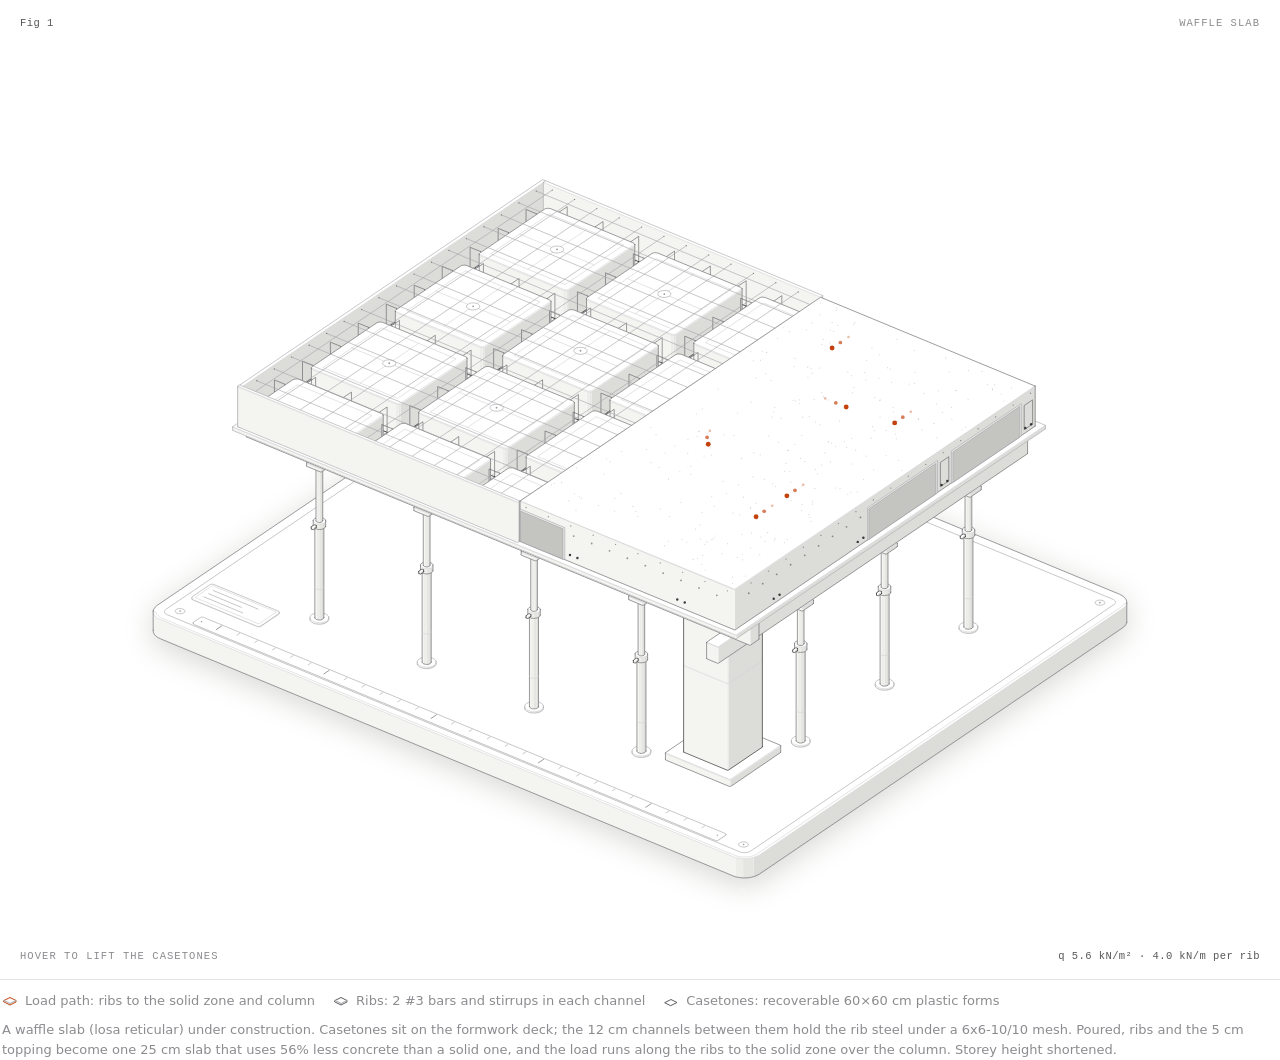
<file: docs/figure/slab-light.html>
<!doctype html><html lang="en"><head><meta charset="utf-8"><meta name="viewport" content="width=device-width, initial-scale=1"><title>Waffle slab</title><style>
.iso{
  --anatomy-page:#0b0b0b;--anatomy-card:#131313;--anatomy-text:#a3a3a3;--anatomy-strong:#e6e6e6;--anatomy-muted:#6e6e6e;
  --anatomy-paper:#131313;--anatomy-face:#1b1b1b;--anatomy-top:#1c1c1c;
  --anatomy-shade-0:#0f0f0f;--anatomy-shade-1:#121212;--anatomy-shade-2:#151515;--anatomy-shade-3:#181818;
  --anatomy-lit-top:#262626;--anatomy-lit-shade:#1d1d1d;
  --anatomy-hi:#d4d4d4;--anatomy-mid:#6a6a6a;--anatomy-lo:#3e3e3e;--anatomy-faint:#2a2a2a;--anatomy-lit:#ffffff;
  --anatomy-halo:#050505;--anatomy-halo-opacity:.9;--anatomy-dot:#e6e6e6;
  --anatomy-red:#ff6b6b;--anatomy-green:#6be0a0;--anatomy-blue:#6b9bff;
  --anatomy-weight:.6px;--anatomy-ease:cubic-bezier(.32,.72,0,1);
  --anatomy-mono:ui-monospace,"SF Mono",Menlo,Consolas,monospace;
  --anatomy-lift:inset 0 1px 0 0 #ffffff0a,inset 0 0 0 1px #ffffff06,0 0 0 1px #00000026,0 1px 1px -.5px #00000014,0 3px 3px -1.5px #00000014,0 6px 6px -3px #00000014,0 12px 12px -6px #00000014;
}
.iso[data-theme="light"]{
  --anatomy-page:#f2f2ef;--anatomy-card:#fbfbfa;--anatomy-text:#57575a;--anatomy-strong:#18181a;--anatomy-muted:#8c8c90;
  --anatomy-paper:#fbfbfa;--anatomy-face:#ffffff;--anatomy-top:#ffffff;
  --anatomy-shade-0:#dcdcd9;--anatomy-shade-1:#e5e5e2;--anatomy-shade-2:#ededea;--anatomy-shade-3:#f4f4f1;
  --anatomy-lit-top:#ffffff;--anatomy-lit-shade:#eeeeeb;
  --anatomy-hi:#26262a;--anatomy-mid:#8a8a8f;--anatomy-lo:#b4b4b8;--anatomy-faint:#d4d4d6;--anatomy-lit:#000000;
  --anatomy-halo:#8a8a80;--anatomy-halo-opacity:.32;--anatomy-dot:#3a3a3e;
  --anatomy-red:#e5484d;--anatomy-green:#30a46c;--anatomy-blue:#3e63dd;
  --anatomy-lift:inset 0 1px 0 0 #ffffff,0 0 0 1px #0000000f,0 1px 1px -.5px #0000000a,0 3px 3px -1.5px #0000000a,0 6px 6px -3px #0000000a,0 12px 12px -6px #0000000a;
}
.iso-svg{display:block;width:100%;height:auto;overflow:visible}
.iso-svg path,.iso-svg circle{vector-effect:non-scaling-stroke}
.iso-fill{fill:var(--anatomy-paper);stroke:none}
.iso-solid[data-lit]>.iso-fill{fill:var(--anatomy-face)}
.iso-shade,.iso-top{stroke:none}
.iso-shade[data-shade="0"]{fill:var(--anatomy-shade-0)}
.iso-shade[data-shade="1"]{fill:var(--anatomy-shade-1)}
.iso-shade[data-shade="2"]{fill:var(--anatomy-shade-2)}
.iso-shade[data-shade="3"]{fill:var(--anatomy-shade-3)}
.iso-top{fill:var(--anatomy-top)}
.iso-solid[data-lit]>.iso-top{fill:var(--anatomy-lit-top)}
.iso-solid[data-lit]>.iso-shade{fill:var(--anatomy-lit-shade)}
.iso-solid[data-seamless]>.iso-shade,.iso-solid[data-seamless]>.iso-top{stroke-width:.4;stroke-linejoin:round}
.iso-solid[data-seamless]>.iso-shade[data-shade="0"]{stroke:var(--anatomy-shade-0)}
.iso-solid[data-seamless]>.iso-shade[data-shade="1"]{stroke:var(--anatomy-shade-1)}
.iso-solid[data-seamless]>.iso-shade[data-shade="2"]{stroke:var(--anatomy-shade-2)}
.iso-solid[data-seamless]>.iso-shade[data-shade="3"]{stroke:var(--anatomy-shade-3)}
.iso-solid[data-seamless]>.iso-top{stroke:var(--anatomy-top)}
.iso-solid[data-seamless][data-lit]>.iso-top{stroke:var(--anatomy-lit-top)}
.iso-solid[data-seamless][data-lit]>.iso-shade{stroke:var(--anatomy-lit-shade)}
.iso-solid[data-lit]>.iso-edge{stroke:var(--anatomy-lit)}
.iso-halo{fill:var(--anatomy-halo);stroke:none;filter:blur(9px);opacity:var(--anatomy-halo-opacity);transform:translateY(3px)}
.iso-line{fill:none;stroke:var(--anatomy-lo);stroke-width:var(--anatomy-weight);stroke-linecap:round;stroke-linejoin:round}
.iso-line[data-tone="hi"]{stroke:var(--anatomy-hi)}
.iso-line[data-tone="mid"]{stroke:var(--anatomy-mid)}
.iso-line[data-tone="lo"]{stroke:var(--anatomy-lo)}
.iso-line[data-tone="faint"]{stroke:var(--anatomy-faint)}
.iso-line[data-tone="lit"]{stroke:var(--anatomy-lit)}
.iso-line[data-tone="red"]{stroke:var(--anatomy-red)}
.iso-line[data-tone="green"]{stroke:var(--anatomy-green)}
.iso-line[data-tone="blue"]{stroke:var(--anatomy-blue)}
.iso-line[data-dotted]{stroke-dasharray:.01 3.5;stroke-width:1}
.iso-line[data-dashed]{stroke-dasharray:3 3}
.iso-line[data-flow]{stroke-dasharray:2 6}
.iso-wire-end{fill:var(--anatomy-paper);stroke:var(--anatomy-lo);stroke-width:var(--anatomy-weight)}
.iso-wire[data-tone="hi"] .iso-wire-end{stroke:var(--anatomy-hi)}
.iso-wire[data-tone="mid"] .iso-wire-end{stroke:var(--anatomy-mid)}
.iso-wire[data-tone="faint"] .iso-wire-end{stroke:var(--anatomy-faint)}
.iso-wire[data-tone="lit"] .iso-wire-end{stroke:var(--anatomy-lit)}
.iso-dots circle{fill:var(--anatomy-dot);stroke:none;opacity:.32}
.iso-dots[data-tone="hi"] circle{opacity:.85}
.iso-dots[data-tone="mid"] circle{opacity:.45}
.iso-dots[data-tone="lo"] circle{opacity:.22}
.iso-dots[data-tone="faint"] circle{opacity:.12}
.iso-face-text{fill:var(--anatomy-mid);font-family:var(--anatomy-mono);letter-spacing:.04em}
.iso-face-text[data-tone="hi"]{fill:var(--anatomy-hi)}
.iso-face-text[data-tone="lo"]{fill:var(--anatomy-lo)}
.iso-face-text[data-tone="faint"]{fill:var(--anatomy-faint)}
.tb-body{fill:var(--anatomy-shade-2);stroke:none}
.tb-shine{fill:var(--anatomy-top);stroke:none}
.tb-shade{fill:var(--anatomy-shade-0);stroke:none}
.tb-ring{fill:none;stroke:var(--anatomy-lo);stroke-width:.45;stroke-linecap:butt;stroke-linejoin:round}
.tb-ring[data-tone="mid"]{stroke:var(--anatomy-mid)}
.tb-ring[data-tone="faint"]{stroke:var(--anatomy-faint)}
.tb-ring[data-tone="hi"]{stroke:var(--anatomy-hi)}
@keyframes iso-flow{to{stroke-dashoffset:-32}}
@keyframes iso-pulse{0%,100%{opacity:.18}12%{opacity:1}40%{opacity:.18}}
.iso-line[data-flow]{animation:iso-flow 1600ms linear infinite}
.iso-dots circle[data-pulse]{animation:iso-pulse 1600ms steps(1,end) infinite;animation-delay:var(--pulse-at,0ms)}
.iso-figure{margin:32px 0 36px}
.iso-plate{position:relative;padding:52px 24px;border-radius:0;background:var(--anatomy-card);box-shadow:0 0 0 1px var(--anatomy-mid);--anatomy-paper:var(--anatomy-card)}
.iso-plate-corners{position:absolute;inset:18px 20px;pointer-events:none}
.iso-plate-corner{position:absolute;color:var(--anatomy-muted);font-family:var(--anatomy-mono);font-size:10.5px;line-height:1;letter-spacing:.04em;white-space:nowrap}
.iso-plate-corner[data-corner="fig"]{top:0;left:0;color:var(--anatomy-text)}
.iso-plate-corner[data-corner="title"]{top:0;right:0;text-transform:uppercase;letter-spacing:.1em}
.iso-plate-corner[data-corner="hint"]{bottom:0;left:0;text-transform:uppercase;letter-spacing:.1em}
.iso-plate-corner[data-corner="readout"]{right:0;bottom:0;color:var(--anatomy-text);font-variant-numeric:tabular-nums}
.iso-plate .iso-svg{margin:0 auto}
.iso-legend{display:grid;gap:8px;margin-top:12px;color:var(--anatomy-muted);font-size:13px;line-height:1.55}
.iso-keys{display:flex;flex-wrap:wrap;gap:6px 18px}
.iso-key{display:inline-flex;align-items:center;gap:7px}
.iso-swatch{width:16px;height:10px;flex:none;overflow:visible}
.iso-swatch path{fill:none;stroke:var(--anatomy-hi);stroke-width:1;vector-effect:non-scaling-stroke;stroke-linejoin:round;stroke-linecap:round}
.iso-swatch[data-mark="raised"] path,.iso-swatch[data-mark="flat"] path{stroke:var(--anatomy-mid)}
.iso-swatch[data-mark="lit"] path{stroke:var(--anatomy-lit)}
.iso-swatch[data-mark="dim"] path{stroke:var(--anatomy-lo)}
.iso-swatch[data-mark="dotted"] path{stroke-dasharray:.01 3;stroke-width:1.4}
.iso-swatch[data-mark="dashed"] path{stroke-dasharray:3 2.5}
.iso-swatch[data-mark="red"] path{stroke:var(--anatomy-red)}
.iso-swatch[data-mark="green"] path{stroke:var(--anatomy-green)}
.iso-swatch[data-mark="blue"] path{stroke:var(--anatomy-blue)}
.iso-swatch-crease{stroke:var(--anatomy-lo)!important}
@media (max-width:560px){.iso-plate{padding:48px 12px 70px}.iso-plate-corner[data-corner="hint"]{bottom:18px}}
@media (prefers-reduced-motion:reduce){.iso-line[data-flow],.iso-dots circle[data-pulse]{animation:none}}

*{box-sizing:border-box}
html{color-scheme:dark}
body[data-theme="light"]{color-scheme:light}
body{margin:0;background:var(--anatomy-page);color:var(--anatomy-text);font:14px/1.6 ui-sans-serif,system-ui,-apple-system,"Segoe UI",sans-serif;-webkit-font-smoothing:antialiased}
.iso-page{width:min(760px,100% - 32px);margin:64px auto 96px}
</style><style>
body{background:var(--anatomy-card)}
.iso-page{width:100%;margin:0}
.iso-figure{margin:0}
.iso-stage{outline:none;touch-action:pan-y}
.iso-stage:focus-visible{outline:1px solid var(--anatomy-muted);outline-offset:6px}
.iso-svg{width:100%;height:auto;display:block}
.iso{--pulse:#ffffff;--void:#070707;--shell:#1d1d1d}
.iso[data-theme="light"]{--anatomy-card:#ffffff;--anatomy-paper:#ffffff;--anatomy-face:#ffffff;--anatomy-top:#ffffff;--anatomy-page:transparent;
  --anatomy-hi:#111113;--anatomy-mid:#5c5c61;--anatomy-lo:#a3a3a8;--anatomy-faint:#d2d2d4;--anatomy-dot:#1a1a1c;
  --pulse:#c2410c;--void:#c4c4c1;--shell:#ededea}
.iso[data-theme="light"] .iso-plate{box-shadow:0 0 0 1px #e4e4e1}
.iso-swatch[data-mark="lit"] path{stroke:var(--pulse)}
.pulse{fill:var(--pulse)}
.sx-shell{fill:var(--shell)}
.sx-void{fill:var(--void)}
.iso:not([data-theme="light"]) .stip circle{opacity:.07}
.iso-legend{padding:0 2px}
</style></head><body class="iso" data-theme="light"><main class="iso-page"><figure class="iso-figure"><div class="iso-plate"><div class="iso-plate-corners" aria-hidden="true"><span class="iso-plate-corner" data-corner="fig">Fig 1</span><span class="iso-plate-corner" data-corner="title">Waffle slab</span><span class="iso-plate-corner" data-corner="hint">Hover to lift the casetones</span><span class="iso-plate-corner" data-corner="readout" data-readout>q 5.6 kN/m² · 4.0 kN/m per rib</span></div><div class="iso-stage" tabindex="0" role="slider" aria-label="Waffle slab: arrow keys or Space lift the casetones out and put them back" aria-valuemin="0" aria-valuemax="1" aria-valuenow="0"><svg xmlns="http://www.w3.org/2000/svg" class="iso-svg" viewBox="0 0 760 540" role="img" aria-label="A waffle slab under construction. Plastic casetones sit on a formwork deck held by shores; the 12 cm channels between them carry the rib steel, two bars and stirrups, under a welded mesh. The near part is already poured: its cut faces show the ribs, the casetón voids and the solid zone over the column."><path class="iso-halo" d="M79.7 344.8L80.1 343.6L80.9 342.5L82.1 341.4L306.3 189.4L307.9 188.5L309.8 187.8L311.9 187.3L314.1 187.1L316.4 187L318.6 187.2L320.8 187.7L322.7 188.3L675.8 334.5L677.5 335.4L678.8 336.4L679.7 337.5L680.2 338.7L680.3 339.9L680.3 353.7L679.9 354.9L679.1 356.1L677.9 357.1L453.7 509.1L452.1 510L450.2 510.7L448.1 511.2L445.9 511.5L443.6 511.5L441.4 511.3L439.2 510.8L437.3 510.2L84.2 364L82.5 363.1L81.2 362.2L80.3 361L79.8 359.9L79.7 358.7Z"/><g class="iso-solid"><path class="iso-fill" d="M308.2 219.4L308.5 218.2L309.2 217L310.5 215.9L312.1 215.1L314.1 214.4L316.3 214L318.6 213.8L321 213.9L323.2 214.3L325.2 215L326.9 215.9L328.2 216.9L329 218.1L329.2 219.3L329.2 220.9L329 222.1L328.2 223.3L327 224.4L325.4 225.3L323.4 225.9L321.2 226.4L318.8 226.5L316.5 226.4L314.3 226L312.3 225.3L310.6 224.5L309.3 223.4L308.5 222.2L308.2 221Z"/><path class="iso-shade" data-shade="0" d="M327 224.4L325.4 225.3L325.4 223.7L327 222.8ZM325.4 225.3L323.4 225.9L323.4 224.4L325.4 223.7ZM329.2 220.9L329 222.1L329 220.6L329.2 219.3ZM329 222.1L328.2 223.3L328.2 221.7L329 220.6ZM328.2 223.3L327 224.4L327 222.8L328.2 221.7Z"/><path class="iso-shade" data-shade="1" d="M323.4 225.9L321.2 226.4L321.2 224.8L323.4 224.4ZM321.2 226.4L318.8 226.5L318.8 224.9L321.2 224.8Z"/><path class="iso-shade" data-shade="2" d="M318.8 226.5L316.5 226.4L316.5 224.8L318.8 224.9ZM316.5 226.4L314.3 226L314.3 224.4L316.5 224.8Z"/><path class="iso-shade" data-shade="3" d="M314.3 226L312.3 225.3L312.3 223.8L314.3 224.4ZM312.3 225.3L310.6 224.5L310.6 222.9L312.3 223.8ZM310.6 224.5L309.3 223.4L309.3 221.8L310.6 222.9ZM309.3 223.4L308.5 222.2L308.5 220.7L309.3 221.8ZM308.5 222.2L308.2 221L308.2 219.4L308.5 220.7Z"/><path class="iso-top" d="M327 222.8L325.4 223.7L323.4 224.4L321.2 224.8L318.8 224.9L316.5 224.8L314.3 224.4L312.3 223.8L310.6 222.9L309.3 221.8L308.5 220.7L308.2 219.4L308.5 218.2L309.2 217L310.5 215.9L312.1 215.1L314.1 214.4L316.3 214L318.6 213.8L321 213.9L323.2 214.3L325.2 215L326.9 215.9L328.2 216.9L329 218.1L329.2 219.3L329 220.6L328.2 221.7Z"/><path class="iso-line iso-crease" data-tone="faint" d="M329.2 219.3L329 220.6L328.2 221.7L327 222.8L325.4 223.7L323.4 224.4L321.2 224.8L318.8 224.9L316.5 224.8L314.3 224.4L312.3 223.8L310.6 222.9L309.3 221.8L308.5 220.7L308.2 219.4"/><path class="iso-line iso-edge" data-tone="lo" d="M308.2 219.4L308.5 218.2L309.2 217L310.5 215.9L312.1 215.1L314.1 214.4L316.3 214L318.6 213.8L321 213.9L323.2 214.3L325.2 215L326.9 215.9L328.2 216.9L329 218.1L329.2 219.3M329.2 220.9L329 222.1L328.2 223.3L327 224.4L325.4 225.3L323.4 225.9L321.2 226.4L318.8 226.5L316.5 226.4L314.3 226L312.3 225.3L310.6 224.5L309.3 223.4L308.5 222.2L308.2 221M308.2 219.4L308.2 221M329.2 219.3L329.2 220.9"/></g><g class="iso-solid"><path class="iso-fill" d="M310.6 219L310.8 218.1L311.3 217.1L312.3 216.3L313.6 215.6L315.1 215.1L316.8 214.8L318.7 214.6L320.5 214.7L322.2 215.1L323.8 215.6L325.1 216.2L326.1 217.1L326.7 218L326.9 218.9L326.9 219.3L326.7 220.3L326.1 221.2L325.2 222L323.9 222.7L322.4 223.3L320.6 223.6L318.8 223.7L317 223.6L315.3 223.3L313.7 222.8L312.4 222.1L311.4 221.3L310.8 220.4L310.6 219.4Z"/><path class="iso-shade" data-shade="0" d="M325.2 222L323.9 222.7L323.9 222.3L325.2 221.6ZM323.9 222.7L322.4 223.3L322.4 222.9L323.9 222.3ZM326.9 219.3L326.7 220.3L326.7 219.9L326.9 218.9ZM326.7 220.3L326.1 221.2L326.1 220.8L326.7 219.9ZM326.1 221.2L325.2 222L325.2 221.6L326.1 220.8Z"/><path class="iso-shade" data-shade="1" d="M322.4 223.3L320.6 223.6L320.6 223.2L322.4 222.9ZM320.6 223.6L318.8 223.7L318.8 223.3L320.6 223.2Z"/><path class="iso-shade" data-shade="2" d="M318.8 223.7L317 223.6L317 223.2L318.8 223.3ZM317 223.6L315.3 223.3L315.3 222.9L317 223.2Z"/><path class="iso-shade" data-shade="3" d="M315.3 223.3L313.7 222.8L313.7 222.4L315.3 222.9ZM313.7 222.8L312.4 222.1L312.4 221.7L313.7 222.4ZM312.4 222.1L311.4 221.3L311.4 220.9L312.4 221.7ZM311.4 221.3L310.8 220.4L310.8 220L311.4 220.9ZM310.8 220.4L310.6 219.4L310.6 219L310.8 220Z"/><path class="iso-top" d="M325.2 221.6L323.9 222.3L322.4 222.9L320.6 223.2L318.8 223.3L317 223.2L315.3 222.9L313.7 222.4L312.4 221.7L311.4 220.9L310.8 220L310.6 219L310.8 218.1L311.3 217.1L312.3 216.3L313.6 215.6L315.1 215.1L316.8 214.8L318.7 214.6L320.5 214.7L322.2 215.1L323.8 215.6L325.1 216.2L326.1 217.1L326.7 218L326.9 218.9L326.7 219.9L326.1 220.8Z"/><path class="iso-line iso-crease" data-tone="faint" d="M326.9 218.9L326.7 219.9L326.1 220.8L325.2 221.6L323.9 222.3L322.4 222.9L320.6 223.2L318.8 223.3L317 223.2L315.3 222.9L313.7 222.4L312.4 221.7L311.4 220.9L310.8 220L310.6 219"/><path class="iso-line iso-edge" data-tone="mid" d="M310.6 219L310.8 218.1L311.3 217.1L312.3 216.3L313.6 215.6L315.1 215.1L316.8 214.8L318.7 214.6L320.5 214.7L322.2 215.1L323.8 215.6L325.1 216.2L326.1 217.1L326.7 218L326.9 218.9M326.9 219.3L326.7 220.3L326.1 221.2L325.2 222L323.9 222.7L322.4 223.3L320.6 223.6L318.8 223.7L317 223.6L315.3 223.3L313.7 222.8L312.4 222.1L311.4 221.3L310.8 220.4L310.6 219.4M310.6 219L310.6 219.4M326.9 218.9L326.9 219.3"/></g><g class="iso-solid"><path class="iso-fill" d="M631.9 353.4L632.2 352.2L632.9 351L634.2 350L635.8 349.1L637.8 348.4L640 348L642.3 347.8L644.7 348L646.9 348.4L648.9 349L650.6 349.9L651.9 350.9L652.7 352.1L652.9 353.3L652.9 354.9L652.7 356.2L652 357.3L650.7 358.4L649.1 359.3L647.1 360L644.9 360.4L642.6 360.5L640.2 360.4L638 360L636 359.4L634.3 358.5L633 357.4L632.2 356.3L631.9 355Z"/><path class="iso-shade" data-shade="0" d="M650.7 358.4L649.1 359.3L649.1 357.7L650.7 356.8ZM649.1 359.3L647.1 360L647.1 358.4L649.1 357.7ZM652.9 354.9L652.7 356.2L652.7 354.6L652.9 353.3ZM652.7 356.2L652 357.3L652 355.8L652.7 354.6ZM652 357.3L650.7 358.4L650.7 356.8L652 355.8Z"/><path class="iso-shade" data-shade="1" d="M647.1 360L644.9 360.4L644.9 358.8L647.1 358.4ZM644.9 360.4L642.6 360.5L642.6 359L644.9 358.8Z"/><path class="iso-shade" data-shade="2" d="M642.6 360.5L640.2 360.4L640.2 358.8L642.6 359ZM640.2 360.4L638 360L638 358.4L640.2 358.8Z"/><path class="iso-shade" data-shade="3" d="M638 360L636 359.4L636 357.8L638 358.4ZM636 359.4L634.3 358.5L634.3 356.9L636 357.8ZM634.3 358.5L633 357.4L633 355.9L634.3 356.9ZM633 357.4L632.2 356.3L632.2 354.7L633 355.9ZM632.2 356.3L631.9 355L631.9 353.4L632.2 354.7Z"/><path class="iso-top" d="M650.7 356.8L649.1 357.7L647.1 358.4L644.9 358.8L642.6 359L640.2 358.8L638 358.4L636 357.8L634.3 356.9L633 355.9L632.2 354.7L631.9 353.4L632.2 352.2L632.9 351L634.2 350L635.8 349.1L637.8 348.4L640 348L642.3 347.8L644.7 348L646.9 348.4L648.9 349L650.6 349.9L651.9 350.9L652.7 352.1L652.9 353.3L652.7 354.6L652 355.8Z"/><path class="iso-line iso-crease" data-tone="faint" d="M652.9 353.3L652.7 354.6L652 355.8L650.7 356.8L649.1 357.7L647.1 358.4L644.9 358.8L642.6 359L640.2 358.8L638 358.4L636 357.8L634.3 356.9L633 355.9L632.2 354.7L631.9 353.4"/><path class="iso-line iso-edge" data-tone="lo" d="M631.9 353.4L632.2 352.2L632.9 351L634.2 350L635.8 349.1L637.8 348.4L640 348L642.3 347.8L644.7 348L646.9 348.4L648.9 349L650.6 349.9L651.9 350.9L652.7 352.1L652.9 353.3M652.9 354.9L652.7 356.2L652 357.3L650.7 358.4L649.1 359.3L647.1 360L644.9 360.4L642.6 360.5L640.2 360.4L638 360L636 359.4L634.3 358.5L633 357.4L632.2 356.3L631.9 355M631.9 353.4L631.9 355M652.9 353.3L652.9 354.9"/></g><g class="iso-solid"><path class="iso-fill" d="M634.3 353L634.5 352.1L635.1 351.2L636 350.3L637.3 349.6L638.8 349.1L640.5 348.8L642.4 348.7L644.2 348.8L645.9 349.1L647.5 349.6L648.8 350.3L649.8 351.1L650.4 352L650.6 353L650.6 353.4L650.4 354.3L649.8 355.2L648.9 356.1L647.6 356.8L646.1 357.3L644.3 357.6L642.5 357.7L640.7 357.6L639 357.3L637.4 356.8L636.1 356.1L635.1 355.3L634.5 354.4L634.3 353.4Z"/><path class="iso-shade" data-shade="0" d="M648.9 356.1L647.6 356.8L647.6 356.4L648.9 355.7ZM647.6 356.8L646.1 357.3L646.1 356.9L647.6 356.4ZM650.6 353.4L650.4 354.3L650.4 353.9L650.6 353ZM650.4 354.3L649.8 355.2L649.8 354.8L650.4 353.9ZM649.8 355.2L648.9 356.1L648.9 355.7L649.8 354.8Z"/><path class="iso-shade" data-shade="1" d="M646.1 357.3L644.3 357.6L644.3 357.2L646.1 356.9ZM644.3 357.6L642.5 357.7L642.5 357.3L644.3 357.2Z"/><path class="iso-shade" data-shade="2" d="M642.5 357.7L640.7 357.6L640.7 357.2L642.5 357.3ZM640.7 357.6L639 357.3L639 356.9L640.7 357.2Z"/><path class="iso-shade" data-shade="3" d="M639 357.3L637.4 356.8L637.4 356.4L639 356.9ZM637.4 356.8L636.1 356.1L636.1 355.7L637.4 356.4ZM636.1 356.1L635.1 355.3L635.1 354.9L636.1 355.7ZM635.1 355.3L634.5 354.4L634.5 354L635.1 354.9ZM634.5 354.4L634.3 353.4L634.3 353L634.5 354Z"/><path class="iso-top" d="M648.9 355.7L647.6 356.4L646.1 356.9L644.3 357.2L642.5 357.3L640.7 357.2L639 356.9L637.4 356.4L636.1 355.7L635.1 354.9L634.5 354L634.3 353L634.5 352.1L635.1 351.2L636 350.3L637.3 349.6L638.8 349.1L640.5 348.8L642.4 348.7L644.2 348.8L645.9 349.1L647.5 349.6L648.8 350.3L649.8 351.1L650.4 352L650.6 353L650.4 353.9L649.8 354.8Z"/><path class="iso-line iso-crease" data-tone="faint" d="M650.6 353L650.4 353.9L649.8 354.8L648.9 355.7L647.6 356.4L646.1 356.9L644.3 357.2L642.5 357.3L640.7 357.2L639 356.9L637.4 356.4L636.1 355.7L635.1 354.9L634.5 354L634.3 353"/><path class="iso-line iso-edge" data-tone="mid" d="M634.3 353L634.5 352.1L635.1 351.2L636 350.3L637.3 349.6L638.8 349.1L640.5 348.8L642.4 348.7L644.2 348.8L645.9 349.1L647.5 349.6L648.8 350.3L649.8 351.1L650.4 352L650.6 353M650.6 353.4L650.4 354.3L649.8 355.2L648.9 356.1L647.6 356.8L646.1 357.3L644.3 357.6L642.5 357.7L640.7 357.6L639 357.3L637.4 356.8L636.1 356.1L635.1 355.3L634.5 354.4L634.3 353.4M634.3 353L634.3 353.4M650.6 353L650.6 353.4"/></g><g class="iso-solid"><path class="iso-fill" d="M107.1 355.9L107.3 354.6L108 353.5L109.3 352.4L110.9 351.5L112.9 350.8L115.1 350.4L117.4 350.3L119.8 350.4L122 350.8L124 351.4L125.7 352.3L127 353.4L127.8 354.5L128.1 355.8L128.1 357.4L127.8 358.6L127.1 359.8L125.8 360.8L124.2 361.7L122.2 362.4L120 362.8L117.7 363L115.3 362.8L113.1 362.4L111.1 361.8L109.4 360.9L108.1 359.9L107.3 358.7L107.1 357.5Z"/><path class="iso-shade" data-shade="0" d="M125.8 360.8L124.2 361.7L124.2 360.1L125.8 359.3ZM124.2 361.7L122.2 362.4L122.2 360.8L124.2 360.1ZM128.1 357.4L127.8 358.6L127.8 357L128.1 355.8ZM127.8 358.6L127.1 359.8L127.1 358.2L127.8 357ZM127.1 359.8L125.8 360.8L125.8 359.3L127.1 358.2Z"/><path class="iso-shade" data-shade="1" d="M122.2 362.4L120 362.8L120 361.2L122.2 360.8ZM120 362.8L117.7 363L117.7 361.4L120 361.2Z"/><path class="iso-shade" data-shade="2" d="M117.7 363L115.3 362.8L115.3 361.3L117.7 361.4ZM115.3 362.8L113.1 362.4L113.1 360.9L115.3 361.3Z"/><path class="iso-shade" data-shade="3" d="M113.1 362.4L111.1 361.8L111.1 360.2L113.1 360.9ZM111.1 361.8L109.4 360.9L109.4 359.3L111.1 360.2ZM109.4 360.9L108.1 359.9L108.1 358.3L109.4 359.3ZM108.1 359.9L107.3 358.7L107.3 357.1L108.1 358.3ZM107.3 358.7L107.1 357.5L107.1 355.9L107.3 357.1Z"/><path class="iso-top" d="M125.8 359.3L124.2 360.1L122.2 360.8L120 361.2L117.7 361.4L115.3 361.3L113.1 360.9L111.1 360.2L109.4 359.3L108.1 358.3L107.3 357.1L107.1 355.9L107.3 354.6L108 353.5L109.3 352.4L110.9 351.5L112.9 350.8L115.1 350.4L117.4 350.3L119.8 350.4L122 350.8L124 351.4L125.7 352.3L127 353.4L127.8 354.5L128.1 355.8L127.8 357L127.1 358.2Z"/><path class="iso-line iso-crease" data-tone="faint" d="M128.1 355.8L127.8 357L127.1 358.2L125.8 359.3L124.2 360.1L122.2 360.8L120 361.2L117.7 361.4L115.3 361.3L113.1 360.9L111.1 360.2L109.4 359.3L108.1 358.3L107.3 357.1L107.1 355.9"/><path class="iso-line iso-edge" data-tone="lo" d="M107.1 355.9L107.3 354.6L108 353.5L109.3 352.4L110.9 351.5L112.9 350.8L115.1 350.4L117.4 350.3L119.8 350.4L122 350.8L124 351.4L125.7 352.3L127 353.4L127.8 354.5L128.1 355.8M128.1 357.4L127.8 358.6L127.1 359.8L125.8 360.8L124.2 361.7L122.2 362.4L120 362.8L117.7 363L115.3 362.8L113.1 362.4L111.1 361.8L109.4 360.9L108.1 359.9L107.3 358.7L107.1 357.5M107.1 355.9L107.1 357.5M128.1 355.8L128.1 357.4"/></g><g class="iso-solid"><path class="iso-fill" d="M109.4 355.5L109.6 354.5L110.2 353.6L111.1 352.8L112.4 352.1L113.9 351.5L115.7 351.2L117.5 351.1L119.3 351.2L121 351.5L122.6 352L123.9 352.7L124.9 353.5L125.5 354.4L125.7 355.4L125.7 355.8L125.5 356.7L124.9 357.7L124 358.5L122.7 359.2L121.2 359.7L119.5 360L117.6 360.2L115.8 360.1L114.1 359.7L112.5 359.2L111.2 358.6L110.2 357.7L109.6 356.8L109.4 355.9Z"/><path class="iso-shade" data-shade="0" d="M124 358.5L122.7 359.2L122.7 358.8L124 358.1ZM122.7 359.2L121.2 359.7L121.2 359.3L122.7 358.8ZM125.7 355.8L125.5 356.7L125.5 356.3L125.7 355.4ZM125.5 356.7L124.9 357.7L124.9 357.3L125.5 356.3ZM124.9 357.7L124 358.5L124 358.1L124.9 357.3Z"/><path class="iso-shade" data-shade="1" d="M121.2 359.7L119.5 360L119.5 359.6L121.2 359.3ZM119.5 360L117.6 360.2L117.6 359.8L119.5 359.6Z"/><path class="iso-shade" data-shade="2" d="M117.6 360.2L115.8 360.1L115.8 359.7L117.6 359.8ZM115.8 360.1L114.1 359.7L114.1 359.3L115.8 359.7Z"/><path class="iso-shade" data-shade="3" d="M114.1 359.7L112.5 359.2L112.5 358.8L114.1 359.3ZM112.5 359.2L111.2 358.6L111.2 358.2L112.5 358.8ZM111.2 358.6L110.2 357.7L110.2 357.3L111.2 358.2ZM110.2 357.7L109.6 356.8L109.6 356.4L110.2 357.3ZM109.6 356.8L109.4 355.9L109.4 355.5L109.6 356.4Z"/><path class="iso-top" d="M124 358.1L122.7 358.8L121.2 359.3L119.5 359.6L117.6 359.8L115.8 359.7L114.1 359.3L112.5 358.8L111.2 358.2L110.2 357.3L109.6 356.4L109.4 355.5L109.6 354.5L110.2 353.6L111.1 352.8L112.4 352.1L113.9 351.5L115.7 351.2L117.5 351.1L119.3 351.2L121 351.5L122.6 352L123.9 352.7L124.9 353.5L125.5 354.4L125.7 355.4L125.5 356.3L124.9 357.3Z"/><path class="iso-line iso-crease" data-tone="faint" d="M125.7 355.4L125.5 356.3L124.9 357.3L124 358.1L122.7 358.8L121.2 359.3L119.5 359.6L117.6 359.8L115.8 359.7L114.1 359.3L112.5 358.8L111.2 358.2L110.2 357.3L109.6 356.4L109.4 355.5"/><path class="iso-line iso-edge" data-tone="mid" d="M109.4 355.5L109.6 354.5L110.2 353.6L111.1 352.8L112.4 352.1L113.9 351.5L115.7 351.2L117.5 351.1L119.3 351.2L121 351.5L122.6 352L123.9 352.7L124.9 353.5L125.5 354.4L125.7 355.4M125.7 355.8L125.5 356.7L124.9 357.7L124 358.5L122.7 359.2L121.2 359.7L119.5 360L117.6 360.2L115.8 360.1L114.1 359.7L112.5 359.2L111.2 358.6L110.2 357.7L109.6 356.8L109.4 355.9M109.4 355.5L109.4 355.9M125.7 355.4L125.7 355.8"/></g><g class="iso-solid"><path class="iso-fill" d="M430.8 489.9L431 488.7L431.8 487.5L433 486.4L434.6 485.5L436.6 484.9L438.8 484.4L441.2 484.3L443.5 484.4L445.7 484.8L447.7 485.5L449.4 486.3L450.7 487.4L451.5 488.6L451.8 489.8L451.8 491.4L451.5 492.6L450.8 493.8L449.5 494.9L447.9 495.7L445.9 496.4L443.7 496.8L441.4 497L439 496.9L436.8 496.5L434.8 495.8L433.1 494.9L431.8 493.9L431 492.7L430.8 491.5Z"/><path class="iso-shade" data-shade="0" d="M449.5 494.9L447.9 495.7L447.9 494.2L449.5 493.3ZM447.9 495.7L445.9 496.4L445.9 494.8L447.9 494.2ZM451.8 491.4L451.5 492.6L451.5 491L451.8 489.8ZM451.5 492.6L450.8 493.8L450.8 492.2L451.5 491ZM450.8 493.8L449.5 494.9L449.5 493.3L450.8 492.2Z"/><path class="iso-shade" data-shade="1" d="M445.9 496.4L443.7 496.8L443.7 495.3L445.9 494.8ZM443.7 496.8L441.4 497L441.4 495.4L443.7 495.3Z"/><path class="iso-shade" data-shade="2" d="M441.4 497L439 496.9L439 495.3L441.4 495.4ZM439 496.9L436.8 496.5L436.8 494.9L439 495.3Z"/><path class="iso-shade" data-shade="3" d="M436.8 496.5L434.8 495.8L434.8 494.2L436.8 494.9ZM434.8 495.8L433.1 494.9L433.1 493.4L434.8 494.2ZM433.1 494.9L431.8 493.9L431.8 492.3L433.1 493.4ZM431.8 493.9L431 492.7L431 491.1L431.8 492.3ZM431 492.7L430.8 491.5L430.8 489.9L431 491.1Z"/><path class="iso-top" d="M449.5 493.3L447.9 494.2L445.9 494.8L443.7 495.3L441.4 495.4L439 495.3L436.8 494.9L434.8 494.2L433.1 493.4L431.8 492.3L431 491.1L430.8 489.9L431 488.7L431.8 487.5L433 486.4L434.6 485.5L436.6 484.9L438.8 484.4L441.2 484.3L443.5 484.4L445.7 484.8L447.7 485.5L449.4 486.3L450.7 487.4L451.5 488.6L451.8 489.8L451.5 491L450.8 492.2Z"/><path class="iso-line iso-crease" data-tone="faint" d="M451.8 489.8L451.5 491L450.8 492.2L449.5 493.3L447.9 494.2L445.9 494.8L443.7 495.3L441.4 495.4L439 495.3L436.8 494.9L434.8 494.2L433.1 493.4L431.8 492.3L431 491.1L430.8 489.9"/><path class="iso-line iso-edge" data-tone="lo" d="M430.8 489.9L431 488.7L431.8 487.5L433 486.4L434.6 485.5L436.6 484.9L438.8 484.4L441.2 484.3L443.5 484.4L445.7 484.8L447.7 485.5L449.4 486.3L450.7 487.4L451.5 488.6L451.8 489.8M451.8 491.4L451.5 492.6L450.8 493.8L449.5 494.9L447.9 495.7L445.9 496.4L443.7 496.8L441.4 497L439 496.9L436.8 496.5L434.8 495.8L433.1 494.9L431.8 493.9L431 492.7L430.8 491.5M430.8 489.9L430.8 491.5M451.8 489.8L451.8 491.4"/></g><g class="iso-solid"><path class="iso-fill" d="M433.1 489.5L433.3 488.5L433.9 487.6L434.8 486.8L436.1 486.1L437.6 485.6L439.4 485.2L441.2 485.1L443 485.2L444.7 485.5L446.3 486L447.6 486.7L448.6 487.5L449.2 488.4L449.4 489.4L449.4 489.8L449.2 490.8L448.7 491.7L447.7 492.5L446.4 493.2L444.9 493.7L443.2 494.1L441.3 494.2L439.5 494.1L437.8 493.8L436.2 493.3L434.9 492.6L433.9 491.8L433.3 490.9L433.1 489.9Z"/><path class="iso-shade" data-shade="0" d="M447.7 492.5L446.4 493.2L446.4 492.8L447.7 492.1ZM446.4 493.2L444.9 493.7L444.9 493.3L446.4 492.8ZM449.4 489.8L449.2 490.8L449.2 490.4L449.4 489.4ZM449.2 490.8L448.7 491.7L448.7 491.3L449.2 490.4ZM448.7 491.7L447.7 492.5L447.7 492.1L448.7 491.3Z"/><path class="iso-shade" data-shade="1" d="M444.9 493.7L443.2 494.1L443.2 493.7L444.9 493.3ZM443.2 494.1L441.3 494.2L441.3 493.8L443.2 493.7Z"/><path class="iso-shade" data-shade="2" d="M441.3 494.2L439.5 494.1L439.5 493.7L441.3 493.8ZM439.5 494.1L437.8 493.8L437.8 493.4L439.5 493.7Z"/><path class="iso-shade" data-shade="3" d="M437.8 493.8L436.2 493.3L436.2 492.9L437.8 493.4ZM436.2 493.3L434.9 492.6L434.9 492.2L436.2 492.9ZM434.9 492.6L433.9 491.8L433.9 491.4L434.9 492.2ZM433.9 491.8L433.3 490.9L433.3 490.5L433.9 491.4ZM433.3 490.9L433.1 489.9L433.1 489.5L433.3 490.5Z"/><path class="iso-top" d="M447.7 492.1L446.4 492.8L444.9 493.3L443.2 493.7L441.3 493.8L439.5 493.7L437.8 493.4L436.2 492.9L434.9 492.2L433.9 491.4L433.3 490.5L433.1 489.5L433.3 488.5L433.9 487.6L434.8 486.8L436.1 486.1L437.6 485.6L439.4 485.2L441.2 485.1L443 485.2L444.7 485.5L446.3 486L447.6 486.7L448.6 487.5L449.2 488.4L449.4 489.4L449.2 490.4L448.7 491.3Z"/><path class="iso-line iso-crease" data-tone="faint" d="M449.4 489.4L449.2 490.4L448.7 491.3L447.7 492.1L446.4 492.8L444.9 493.3L443.2 493.7L441.3 493.8L439.5 493.7L437.8 493.4L436.2 492.9L434.9 492.2L433.9 491.4L433.3 490.5L433.1 489.5"/><path class="iso-line iso-edge" data-tone="mid" d="M433.1 489.5L433.3 488.5L433.9 487.6L434.8 486.8L436.1 486.1L437.6 485.6L439.4 485.2L441.2 485.1L443 485.2L444.7 485.5L446.3 486L447.6 486.7L448.6 487.5L449.2 488.4L449.4 489.4M449.4 489.8L449.2 490.8L448.7 491.7L447.7 492.5L446.4 493.2L444.9 493.7L443.2 494.1L441.3 494.2L439.5 494.1L437.8 493.8L436.2 493.3L434.9 492.6L433.9 491.8L433.3 490.9L433.1 489.9M433.1 489.5L433.1 489.9M449.4 489.4L449.4 489.8"/></g><g class="iso-solid"><path class="iso-fill" d="M79.7 344.8L80.1 343.6L80.9 342.5L82.1 341.4L306.3 189.4L307.9 188.5L309.8 187.8L311.9 187.3L314.1 187.1L316.4 187L318.6 187.2L320.8 187.7L322.7 188.3L675.8 334.5L677.5 335.4L678.8 336.4L679.7 337.5L680.2 338.7L680.3 339.9L680.3 351.8L679.9 352.9L679.1 354.1L677.9 355.1L453.7 507.1L452.1 508L450.2 508.7L448.1 509.2L445.9 509.5L443.6 509.5L441.4 509.3L439.2 508.9L437.3 508.2L84.2 362L82.5 361.2L81.2 360.2L80.3 359.1L79.8 357.9L79.7 356.7Z"/><path class="iso-shade" data-shade="0" d="M680.3 351.8L679.9 352.9L679.9 341.1L680.3 339.9ZM679.9 352.9L679.1 354.1L679.1 342.2L679.9 341.1ZM679.1 354.1L677.9 355.1L677.9 343.2L679.1 342.2ZM677.9 355.1L453.7 507.1L453.7 495.3L677.9 343.2ZM453.7 507.1L452.1 508L452.1 496.1L453.7 495.3ZM452.1 508L450.2 508.7L450.2 496.8L452.1 496.1Z"/><path class="iso-shade" data-shade="1" d="M450.2 508.7L448.1 509.2L448.1 497.3L450.2 496.8ZM448.1 509.2L445.9 509.5L445.9 497.6L448.1 497.3ZM445.9 509.5L443.6 509.5L443.6 497.6L445.9 497.6Z"/><path class="iso-shade" data-shade="2" d="M443.6 509.5L441.4 509.3L441.4 497.4L443.6 497.6ZM441.4 509.3L439.2 508.9L439.2 497L441.4 497.4Z"/><path class="iso-shade" data-shade="3" d="M439.2 508.9L437.3 508.2L437.3 496.3L439.2 497ZM437.3 508.2L84.2 362L84.2 350.1L437.3 496.3ZM84.2 362L82.5 361.2L82.5 349.3L84.2 350.1ZM82.5 361.2L81.2 360.2L81.2 348.3L82.5 349.3ZM81.2 360.2L80.3 359.1L80.3 347.2L81.2 348.3ZM80.3 359.1L79.8 357.9L79.8 346L80.3 347.2ZM79.8 357.9L79.7 356.7L79.7 344.8L79.8 346Z"/><path class="iso-top" d="M675.8 334.5L677.5 335.4L678.8 336.4L679.7 337.5L680.2 338.7L680.3 339.9L679.9 341.1L679.1 342.2L677.9 343.2L453.7 495.3L452.1 496.1L450.2 496.8L448.1 497.3L445.9 497.6L443.6 497.6L441.4 497.4L439.2 497L437.3 496.3L84.2 350.1L82.5 349.3L81.2 348.3L80.3 347.2L79.8 346L79.7 344.8L80.1 343.6L80.9 342.5L82.1 341.4L306.3 189.4L307.9 188.5L309.8 187.8L311.9 187.3L314.1 187.1L316.4 187L318.6 187.2L320.8 187.7L322.7 188.3Z"/><path class="iso-line iso-crease" data-tone="faint" d="M680.3 339.9L679.9 341.1L679.1 342.2L677.9 343.2L453.7 495.3L452.1 496.1L450.2 496.8L448.1 497.3L445.9 497.6L443.6 497.6L441.4 497.4L439.2 497L437.3 496.3L84.2 350.1L82.5 349.3L81.2 348.3L80.3 347.2L79.8 346L79.7 344.8"/><path class="iso-line iso-bevel" data-tone="faint" d="M680.3 339.9L678.1 340.8L677.4 341.8L676.3 342.7L452.3 494.6L450.9 495.4L449.3 496L447.6 496.4L445.7 496.6L443.8 496.6L441.9 496.5L440.1 496.1L438.4 495.5L85.4 349.4L83.9 348.6L82.8 347.8L82 346.9L81.6 345.9L79.7 344.8"/><path class="iso-line iso-edge" data-tone="mid" d="M79.7 344.8L80.1 343.6L80.9 342.5L82.1 341.4L306.3 189.4L307.9 188.5L309.8 187.8L311.9 187.3L314.1 187.1L316.4 187L318.6 187.2L320.8 187.7L322.7 188.3L675.8 334.5L677.5 335.4L678.8 336.4L679.7 337.5L680.2 338.7L680.3 339.9M680.3 351.8L679.9 352.9L679.1 354.1L677.9 355.1L453.7 507.1L452.1 508L450.2 508.7L448.1 509.2L445.9 509.5L443.6 509.5L441.4 509.3L439.2 508.9L437.3 508.2L84.2 362L82.5 361.2L81.2 360.2L80.3 359.1L79.8 357.9L79.7 356.7M680.3 339.9L680.3 351.8M79.7 344.8L79.7 356.7"/></g><path class="iso-line" data-tone="lo" d="M671.5 337.5L672.2 337.8L672.7 338.2L673.1 338.6L673.3 339.1L673.3 339.6L673.2 340.1L672.8 340.5L672.3 340.9L448.2 493L447.5 493.3L446.8 493.6L445.9 493.8L445.1 493.9L444.1 493.9L443.2 493.8L442.4 493.7L441.6 493.4L88.5 347.2L87.8 346.9L87.3 346.5L86.9 346L86.7 345.6L86.7 345.1L86.8 344.6L87.2 344.1L87.7 343.7L311.8 191.7L312.5 191.3L313.2 191.1L314.1 190.9L314.9 190.8L315.9 190.7L316.8 190.8L317.6 191L318.4 191.3Z"/><path class="iso-line" data-tone="lo" d="M318.5 196.8L317.6 197.2L316.5 197.4L315.3 197.4L314.3 197.1L313.5 196.6L313.1 196L313.2 195.4L313.7 194.8L314.6 194.4L315.7 194.2L316.9 194.3L318 194.5L318.8 195L319.1 195.6L319 196.2ZM666.1 340.7L665.2 341.1L664.1 341.3L662.9 341.3L661.9 341L661.1 340.5L660.7 339.9L660.8 339.3L661.4 338.7L662.2 338.3L663.4 338.1L664.6 338.2L665.6 338.5L666.4 338.9L666.8 339.5L666.7 340.2ZM98.6 345.9L97.8 346.3L96.6 346.5L95.4 346.5L94.4 346.2L93.6 345.7L93.2 345.1L93.3 344.5L93.9 343.9L94.8 343.5L95.9 343.3L97.1 343.4L98.1 343.7L98.9 344.1L99.3 344.7L99.2 345.4ZM446.3 489.8L445.4 490.3L444.3 490.5L443.1 490.4L442 490.1L441.2 489.7L440.9 489.1L441 488.4L441.5 487.9L442.4 487.5L443.5 487.3L444.7 487.3L445.7 487.6L446.5 488.1L446.9 488.7L446.8 489.3Z"/><g class="iso-dots" data-tone="mid"><circle cx="316.1" cy="195.8" r="0.5"/><circle cx="663.7" cy="339.7" r="0.5"/><circle cx="96.3" cy="344.9" r="0.5"/><circle cx="443.9" cy="488.9" r="0.5"/></g><g class="iso-solid"><path class="iso-fill" d="M104.4 352L104.6 351.7L108.9 348.8L109.4 348.6L110 348.6L110.6 348.7L432.4 482L432.8 482.2L432.9 482.5L432.9 483.1L432.6 483.4L428.3 486.3L427.9 486.5L427.3 486.6L426.7 486.5L104.8 353.2L104.5 352.9L104.4 352.6Z"/><path class="iso-shade" data-shade="0" d="M432.9 483.1L432.6 483.4L432.6 482.8L432.9 482.5ZM432.6 483.4L428.3 486.3L428.3 485.8L432.6 482.8ZM428.3 486.3L427.9 486.5L427.9 485.9L428.3 485.8Z"/><path class="iso-shade" data-shade="1" d="M427.9 486.5L427.3 486.6L427.3 486L427.9 485.9Z"/><path class="iso-shade" data-shade="2" d="M427.3 486.6L426.7 486.5L426.7 485.9L427.3 486Z"/><path class="iso-shade" data-shade="3" d="M426.7 486.5L104.8 353.2L104.8 352.6L426.7 485.9ZM104.8 353.2L104.5 352.9L104.5 352.3L104.8 352.6ZM104.5 352.9L104.4 352.6L104.4 352L104.5 352.3Z"/><path class="iso-top" d="M432.4 482L432.8 482.2L432.9 482.5L432.6 482.8L428.3 485.8L427.9 485.9L427.3 486L426.7 485.9L104.8 352.6L104.5 352.3L104.4 352L104.6 351.7L108.9 348.8L109.4 348.6L110 348.6L110.6 348.7Z"/><path class="iso-line iso-edge" data-tone="lo" d="M104.4 352L104.6 351.7L108.9 348.8L109.4 348.6L110 348.6L110.6 348.7L432.4 482L432.8 482.2L432.9 482.5M432.9 483.1L432.6 483.4L428.3 486.3L427.9 486.5L427.3 486.6L426.7 486.5L104.8 353.2L104.5 352.9L104.4 352.6M432.9 482.5L432.9 483.1M104.4 352L104.4 352.6"/></g><path class="iso-line" data-tone="lo" d="M133 358.6L131.3 359.8M144 363.2L142.3 364.3M155.1 367.7L153.3 368.9M166.1 372.3L164.4 373.5M177.1 376.9L175.4 378.1M199.2 386L197.5 387.2M210.2 390.6L208.5 391.8M221.3 395.2L219.5 396.3M232.3 399.7L230.6 400.9M243.3 404.3L241.6 405.5M265.4 413.4L263.7 414.6M276.4 418L274.7 419.2M287.5 422.6L285.8 423.7M298.5 427.1L296.8 428.3M309.6 431.7L307.8 432.9M331.6 440.8L329.9 442M342.7 445.4L340.9 446.6M353.7 450L352 451.2M364.7 454.6L363 455.7M375.8 459.1L374 460.3M397.8 468.3L396.1 469.4M408.9 472.8L407.2 474M419.9 477.4L418.2 478.6"/><path class="iso-line" data-tone="mid" d="M122 354L118.6 356.3M188.2 381.5L184.9 383.7M254.4 408.9L251.1 411.1M320.6 436.3L317.3 438.5M386.8 463.7L383.5 465.9"/><g class="iso-dots" data-tone="mid"><circle cx="109.5" cy="351.4" r="0.45"/><circle cx="427.7" cy="483.1" r="0.45"/></g><g class="iso-solid"><path class="iso-fill" d="M103.6 336.6L103.6 336.3L103.9 335.9L114.7 328.6L115.2 328.4L115.9 328.3L116.5 328.3L117.2 328.5L156.7 344.8L157.1 345.1L157.4 345.5L157.4 346.2L157.3 346.6L157 346.9L146.2 354.2L145.7 354.5L145.1 354.6L144.4 354.6L143.8 354.4L104.2 338L103.8 337.8L103.6 337.4Z"/><path class="iso-shade" data-shade="0" d="M157.4 346.2L157.3 346.6L157.3 345.8L157.4 345.5ZM157.3 346.6L157 346.9L157 346.1L157.3 345.8ZM157 346.9L146.2 354.2L146.2 353.5L157 346.1ZM146.2 354.2L145.7 354.5L145.7 353.7L146.2 353.5Z"/><path class="iso-shade" data-shade="1" d="M145.7 354.5L145.1 354.6L145.1 353.8L145.7 353.7Z"/><path class="iso-shade" data-shade="2" d="M145.1 354.6L144.4 354.6L144.4 353.8L145.1 353.8ZM144.4 354.6L143.8 354.4L143.8 353.6L144.4 353.8Z"/><path class="iso-shade" data-shade="3" d="M143.8 354.4L104.2 338L104.2 337.2L143.8 353.6ZM104.2 338L103.8 337.8L103.8 337L104.2 337.2ZM103.8 337.8L103.6 337.4L103.6 336.6L103.8 337Z"/><path class="iso-top" d="M156.7 344.8L157.1 345.1L157.4 345.5L157.3 345.8L157 346.1L146.2 353.5L145.7 353.7L145.1 353.8L144.4 353.8L143.8 353.6L104.2 337.2L103.8 337L103.6 336.6L103.6 336.3L103.9 335.9L114.7 328.6L115.2 328.4L115.9 328.3L116.5 328.3L117.2 328.5Z"/><path class="iso-line iso-edge" data-tone="lo" d="M103.6 336.6L103.6 336.3L103.9 335.9L114.7 328.6L115.2 328.4L115.9 328.3L116.5 328.3L117.2 328.5L156.7 344.8L157.1 345.1L157.4 345.5M157.4 346.2L157.3 346.6L157 346.9L146.2 354.2L145.7 354.5L145.1 354.6L144.4 354.6L143.8 354.4L104.2 338L103.8 337.8L103.6 337.4M157.4 345.5L157.4 346.2M103.6 336.6L103.6 337.4"/></g><path class="iso-line" data-tone="faint" d="M155.5 345.6L144.8 352.8L105.5 336.5L116.1 329.3Z"/><path class="iso-line" data-tone="lo" data-free="" d="M116.8 332.2L144.4 343.7"/><path class="iso-line" data-tone="lo" data-free="" d="M113.9 334.2L134.1 342.6"/><path class="iso-line" data-tone="lo" data-free="" d="M111 336.1L134.9 346"/><g class="iso-solid"><path class="iso-fill" d="M395.7 432.4L395.9 432.1L426.1 411.6L426.5 411.4L427.1 411.4L427.7 411.5L466.3 427.5L466.7 427.7L466.8 428.1L466.8 432L466.5 432.3L436.4 452.8L435.9 453L435.3 453L434.7 452.9L396.1 436.9L395.7 436.6L395.7 436.3Z"/><path class="iso-shade" data-shade="0" d="M466.8 432L466.5 432.3L466.5 428.4L466.8 428.1ZM466.5 432.3L436.4 452.8L436.4 448.8L466.5 428.4ZM436.4 452.8L435.9 453L435.9 449L436.4 448.8Z"/><path class="iso-shade" data-shade="1" d="M435.9 453L435.3 453L435.3 449.1L435.9 449Z"/><path class="iso-shade" data-shade="2" d="M435.3 453L434.7 452.9L434.7 448.9L435.3 449.1Z"/><path class="iso-shade" data-shade="3" d="M434.7 452.9L396.1 436.9L396.1 432.9L434.7 448.9ZM396.1 436.9L395.7 436.6L395.7 432.7L396.1 432.9ZM395.7 436.6L395.7 436.3L395.7 432.4L395.7 432.7Z"/><path class="iso-top" d="M466.3 427.5L466.7 427.7L466.8 428.1L466.5 428.4L436.4 448.8L435.9 449L435.3 449.1L434.7 448.9L396.1 432.9L395.7 432.7L395.7 432.4L395.9 432.1L426.1 411.6L426.5 411.4L427.1 411.4L427.7 411.5Z"/><path class="iso-line iso-crease" data-tone="faint" d="M466.8 428.1L466.5 428.4L436.4 448.8L435.9 449L435.3 449.1L434.7 448.9L396.1 432.9L395.7 432.7L395.7 432.4"/><path class="iso-line iso-bevel" data-tone="faint" d="M466.8 428.1L465.9 428.2L435.9 448.6L435.6 448.7L435.4 448.7L435.1 448.6L396.6 432.7L396.4 432.5L395.7 432.4"/><path class="iso-line iso-edge" data-tone="mid" d="M395.7 432.4L395.9 432.1L426.1 411.6L426.5 411.4L427.1 411.4L427.7 411.5L466.3 427.5L466.7 427.7L466.8 428.1M466.8 432L466.5 432.3L436.4 452.8L435.9 453L435.3 453L434.7 452.9L396.1 436.9L395.7 436.6L395.7 436.3M466.8 428.1L466.8 432M395.7 432.4L395.7 436.3"/></g><g class="iso-solid"><path class="iso-fill" d="M406.9 328.9L407.1 328.6L427.8 314.6L428.2 314.4L428.7 314.5L455.2 325.5L455.5 325.7L455.5 428.6L455.4 428.9L434.7 442.9L434.2 443.1L433.7 443L407.2 432L406.9 431.8Z"/><path class="iso-shade" data-shade="0" d="M455.5 428.6L455.4 428.9L455.4 326L455.5 325.7ZM455.4 428.9L434.7 442.9L434.7 340L455.4 326Z"/><path class="iso-shade" data-shade="1" d="M434.7 442.9L434.2 443.1L434.2 340.2L434.7 340Z"/><path class="iso-shade" data-shade="2" d="M434.2 443.1L433.7 443L433.7 340.1L434.2 340.2Z"/><path class="iso-shade" data-shade="3" d="M433.7 443L407.2 432L407.2 329.1L433.7 340.1ZM407.2 432L406.9 431.8L406.9 328.9L407.2 329.1Z"/><path class="iso-top" d="M455.2 325.5L455.5 325.7L455.4 326L434.7 340L434.2 340.2L433.7 340.1L407.2 329.1L406.9 328.9L407.1 328.6L427.8 314.6L428.2 314.4L428.7 314.5Z"/><path class="iso-line" data-tone="faint" d="M455.5 375.2L455.4 375.5L434.7 389.5L434.2 389.6L433.7 389.6L407.2 378.6L406.9 378.3"/><path class="iso-line iso-edge" data-tone="hi" d="M406.9 328.9L407.1 328.6L427.8 314.6L428.2 314.4L428.7 314.5L455.2 325.5L455.5 325.7M455.5 428.6L455.4 428.9L434.7 442.9L434.2 443.1L433.7 443L407.2 432L406.9 431.8M455.5 325.7L455.5 428.6M406.9 328.9L406.9 431.8"/></g><g class="iso-solid"><path class="iso-fill" d="M576.8 355L576.8 354.2L577.2 353.4L578 352.7L579.1 352.1L580.4 351.7L581.9 351.5L583.4 351.5L584.9 351.8L586.2 352.2L587.3 352.7L588 353.4L588.4 354.2L588.4 355.2L588.4 356L588 356.8L587.2 357.5L586.1 358.1L584.8 358.5L583.3 358.7L581.8 358.7L580.3 358.4L579 358L577.9 357.4L577.2 356.7L576.8 356Z"/><path class="iso-shade" data-shade="0" d="M587.2 357.5L586.1 358.1L586.1 357.1L587.2 356.5ZM588.4 355.2L588.4 356L588.4 355L588.4 354.2ZM588.4 356L588 356.8L588 355.8L588.4 355ZM588 356.8L587.2 357.5L587.2 356.5L588 355.8Z"/><path class="iso-shade" data-shade="1" d="M586.1 358.1L584.8 358.5L584.8 357.5L586.1 357.1ZM584.8 358.5L583.3 358.7L583.3 357.7L584.8 357.5Z"/><path class="iso-shade" data-shade="2" d="M583.3 358.7L581.8 358.7L581.8 357.7L583.3 357.7ZM581.8 358.7L580.3 358.4L580.3 357.4L581.8 357.7Z"/><path class="iso-shade" data-shade="3" d="M580.3 358.4L579 358L579 357L580.3 357.4ZM579 358L577.9 357.4L577.9 356.5L579 357ZM577.9 357.4L577.2 356.7L577.2 355.8L577.9 356.5ZM577.2 356.7L576.8 356L576.8 355L577.2 355.8Z"/><path class="iso-top" d="M587.2 356.5L586.1 357.1L584.8 357.5L583.3 357.7L581.8 357.7L580.3 357.4L579 357L577.9 356.5L577.2 355.8L576.8 355L576.8 354.2L577.2 353.4L578 352.7L579.1 352.1L580.4 351.7L581.9 351.5L583.4 351.5L584.9 351.8L586.2 352.2L587.3 352.7L588 353.4L588.4 354.2L588.4 355L588 355.8Z"/><path class="iso-line iso-crease" data-tone="faint" d="M588.4 354.2L588.4 355L588 355.8L587.2 356.5L586.1 357.1L584.8 357.5L583.3 357.7L581.8 357.7L580.3 357.4L579 357L577.9 356.5L577.2 355.8L576.8 355"/><path class="iso-line iso-edge" data-tone="lo" d="M576.8 355L576.8 354.2L577.2 353.4L578 352.7L579.1 352.1L580.4 351.7L581.9 351.5L583.4 351.5L584.9 351.8L586.2 352.2L587.3 352.7L588 353.4L588.4 354.2M588.4 355.2L588.4 356L588 356.8L587.2 357.5L586.1 358.1L584.8 358.5L583.3 358.7L581.8 358.7L580.3 358.4L579 358L577.9 357.4L577.2 356.7L576.8 356M576.8 355L576.8 356M588.4 354.2L588.4 355.2"/></g><g class="iso-solid"><path class="iso-fill" d="M579.8 298.1L580 297.7L580.4 297.3L581 297L581.8 296.8L582.7 296.7L583.6 296.8L584.3 297L584.9 297.4L585.3 297.8L585.4 298.2L585.4 354.7L585.2 355.1L584.8 355.5L584.2 355.8L583.4 356L582.5 356.1L581.7 356L580.9 355.8L580.3 355.4L579.9 355L579.8 354.5Z"/><path class="iso-shade" data-shade="0" d="M584.8 355.5L584.2 355.8L584.2 299.4L584.8 299.1ZM585.4 354.7L585.2 355.1L585.2 298.7L585.4 298.2ZM585.2 355.1L584.8 355.5L584.8 299.1L585.2 298.7Z"/><path class="iso-shade" data-shade="1" d="M584.2 355.8L583.4 356L583.4 299.6L584.2 299.4ZM583.4 356L582.5 356.1L582.5 299.7L583.4 299.6Z"/><path class="iso-shade" data-shade="2" d="M582.5 356.1L581.7 356L581.7 299.6L582.5 299.7ZM581.7 356L580.9 355.8L580.9 299.4L581.7 299.6Z"/><path class="iso-shade" data-shade="3" d="M580.9 355.8L580.3 355.4L580.3 299L580.9 299.4ZM580.3 355.4L579.9 355L579.9 298.6L580.3 299ZM579.9 355L579.8 354.5L579.8 298.1L579.9 298.6Z"/><path class="iso-top" d="M584.8 299.1L584.2 299.4L583.4 299.6L582.5 299.7L581.7 299.6L580.9 299.4L580.3 299L579.9 298.6L579.8 298.1L580 297.7L580.4 297.3L581 297L581.8 296.8L582.7 296.7L583.6 296.8L584.3 297L584.9 297.4L585.3 297.8L585.4 298.2L585.2 298.7Z"/><path class="iso-line iso-edge" data-tone="mid" d="M579.8 298.1L580 297.7L580.4 297.3L581 297L581.8 296.8L582.7 296.7L583.6 296.8L584.3 297L584.9 297.4L585.3 297.8L585.4 298.2M585.4 354.7L585.2 355.1L584.8 355.5L584.2 355.8L583.4 356L582.5 356.1L581.7 356L580.9 355.8L580.3 355.4L579.9 355L579.8 354.5M579.8 298.1L579.8 354.5M585.4 298.2L585.4 354.7"/></g><path class="iso-line" data-tone="faint" d="M585.4 335.8L585.3 336.2L585 336.5L584.6 336.8L584 337.1L583.3 337.2L582.6 337.3L581.9 337.2L581.2 337.1L580.6 336.8L580.2 336.5L579.9 336.2L579.8 335.8"/><g class="iso-solid"><path class="iso-fill" d="M578.8 294.7L579 294.1L579.6 293.6L580.5 293.1L581.5 292.9L582.7 292.8L583.9 292.9L585 293.2L585.8 293.7L586.3 294.3L586.5 294.9L586.5 298.3L586.2 298.9L585.6 299.4L584.8 299.9L583.7 300.1L582.5 300.2L581.3 300.1L580.2 299.8L579.4 299.3L578.9 298.7L578.8 298.1Z"/><path class="iso-shade" data-shade="0" d="M585.6 299.4L584.8 299.9L584.8 296.5L585.6 296.1ZM586.5 298.3L586.2 298.9L586.2 295.5L586.5 294.9ZM586.2 298.9L585.6 299.4L585.6 296.1L586.2 295.5Z"/><path class="iso-shade" data-shade="1" d="M584.8 299.9L583.7 300.1L583.7 296.8L584.8 296.5ZM583.7 300.1L582.5 300.2L582.5 296.9L583.7 296.8Z"/><path class="iso-shade" data-shade="2" d="M582.5 300.2L581.3 300.1L581.3 296.7L582.5 296.9ZM581.3 300.1L580.2 299.8L580.2 296.4L581.3 296.7Z"/><path class="iso-shade" data-shade="3" d="M580.2 299.8L579.4 299.3L579.4 296L580.2 296.4ZM579.4 299.3L578.9 298.7L578.9 295.4L579.4 296ZM578.9 298.7L578.8 298.1L578.8 294.7L578.9 295.4Z"/><path class="iso-top" d="M585.6 296.1L584.8 296.5L583.7 296.8L582.5 296.9L581.3 296.7L580.2 296.4L579.4 296L578.9 295.4L578.8 294.7L579 294.1L579.6 293.6L580.5 293.1L581.5 292.9L582.7 292.8L583.9 292.9L585 293.2L585.8 293.7L586.3 294.3L586.5 294.9L586.2 295.5Z"/><path class="iso-line iso-crease" data-tone="faint" d="M586.5 294.9L586.2 295.5L585.6 296.1L584.8 296.5L583.7 296.8L582.5 296.9L581.3 296.7L580.2 296.4L579.4 296L578.9 295.4L578.8 294.7"/><path class="iso-line iso-edge" data-tone="mid" d="M578.8 294.7L579 294.1L579.6 293.6L580.5 293.1L581.5 292.9L582.7 292.8L583.9 292.9L585 293.2L585.8 293.7L586.3 294.3L586.5 294.9M586.5 298.3L586.2 298.9L585.6 299.4L584.8 299.9L583.7 300.1L582.5 300.2L581.3 300.1L580.2 299.8L579.4 299.3L578.9 298.7L578.8 298.1M578.8 294.7L578.8 298.1M586.5 294.9L586.5 298.3"/></g><g class="iso-solid"><path class="iso-fill" d="M577.6 298.7L577.7 298.5L579.3 297.4L579.6 297.4L580 297.4L580.5 297.6L580.7 297.8L580.7 299L580.6 299.2L579 300.2L578.7 300.3L578.4 300.3L577.8 300.1L577.6 299.9Z"/><path class="iso-shade" data-shade="0" d="M580.7 299L580.6 299.2L580.6 298L580.7 297.8ZM580.6 299.2L579 300.2L579 299.1L580.6 298Z"/><path class="iso-shade" data-shade="1" d="M579 300.2L578.7 300.3L578.7 299.1L579 299.1Z"/><path class="iso-shade" data-shade="2" d="M578.7 300.3L578.4 300.3L578.4 299.1L578.7 299.1Z"/><path class="iso-shade" data-shade="3" d="M578.4 300.3L577.8 300.1L577.8 298.9L578.4 299.1ZM577.8 300.1L577.6 299.9L577.6 298.7L577.8 298.9Z"/><path class="iso-top" d="M580.5 297.6L580.7 297.8L580.6 298L579 299.1L578.7 299.1L578.4 299.1L577.8 298.9L577.6 298.7L577.7 298.5L579.3 297.4L579.6 297.4L580 297.4Z"/><path class="iso-line iso-edge" data-tone="hi" d="M577.6 298.7L577.7 298.5L579.3 297.4L579.6 297.4L580 297.4L580.5 297.6L580.7 297.8M580.7 299L580.6 299.2L579 300.2L578.7 300.3L578.4 300.3L577.8 300.1L577.6 299.9M580.7 297.8L580.7 299M577.6 298.7L577.6 299.9"/></g><g class="iso-solid"><path class="iso-fill" d="M580.5 270.6L580.6 270.2L581 269.8L581.6 269.5L582.4 269.4L583.2 269.4L583.9 269.6L584.4 269.9L584.7 270.3L584.7 294.7L584.6 295.1L584.3 295.5L583.6 295.8L582.9 295.9L582 295.9L581.3 295.7L580.8 295.4L580.5 295Z"/><path class="iso-shade" data-shade="0" d="M584.3 295.5L583.6 295.8L583.6 271.4L584.3 271.2ZM584.7 294.7L584.6 295.1L584.6 270.8L584.7 270.3ZM584.6 295.1L584.3 295.5L584.3 271.2L584.6 270.8Z"/><path class="iso-shade" data-shade="1" d="M583.6 295.8L582.9 295.9L582.9 271.6L583.6 271.4Z"/><path class="iso-shade" data-shade="2" d="M582.9 295.9L582 295.9L582 271.5L582.9 271.6ZM582 295.9L581.3 295.7L581.3 271.4L582 271.5Z"/><path class="iso-shade" data-shade="3" d="M581.3 295.7L580.8 295.4L580.8 271L581.3 271.4ZM580.8 295.4L580.5 295L580.5 270.6L580.8 271Z"/><path class="iso-top" d="M584.3 271.2L583.6 271.4L582.9 271.6L582 271.5L581.3 271.4L580.8 271L580.5 270.6L580.6 270.2L581 269.8L581.6 269.5L582.4 269.4L583.2 269.4L583.9 269.6L584.4 269.9L584.7 270.3L584.6 270.8Z"/><path class="iso-line iso-edge" data-tone="mid" d="M580.5 270.6L580.6 270.2L581 269.8L581.6 269.5L582.4 269.4L583.2 269.4L583.9 269.6L584.4 269.9L584.7 270.3M584.7 294.7L584.6 295.1L584.3 295.5L583.6 295.8L582.9 295.9L582 295.9L581.3 295.7L580.8 295.4L580.5 295M580.5 270.6L580.5 295M584.7 270.3L584.7 294.7"/></g><g class="iso-solid"><path class="iso-fill" d="M574.7 269L574.9 268.7L581.2 264.4L581.6 264.3L582.2 264.4L590.2 267.7L590.5 268L590.5 270L590.4 270.2L584 274.5L583.6 274.7L583.1 274.6L575 271.2L574.7 271Z"/><path class="iso-shade" data-shade="0" d="M590.5 270L590.4 270.2L590.4 268.3L590.5 268ZM590.4 270.2L584 274.5L584 272.5L590.4 268.3Z"/><path class="iso-shade" data-shade="1" d="M584 274.5L583.6 274.7L583.6 272.7L584 272.5Z"/><path class="iso-shade" data-shade="2" d="M583.6 274.7L583.1 274.6L583.1 272.6L583.6 272.7Z"/><path class="iso-shade" data-shade="3" d="M583.1 274.6L575 271.2L575 269.3L583.1 272.6ZM575 271.2L574.7 271L574.7 269L575 269.3Z"/><path class="iso-top" d="M590.2 267.7L590.5 268L590.4 268.3L584 272.5L583.6 272.7L583.1 272.6L575 269.3L574.7 269L574.9 268.7L581.2 264.4L581.6 264.3L582.2 264.4Z"/><path class="iso-line iso-crease" data-tone="faint" d="M590.5 268L590.4 268.3L584 272.5L583.6 272.7L583.1 272.6L575 269.3L574.7 269"/><path class="iso-line iso-bevel" data-tone="faint" d="M590.5 268L590.1 268.2L583.8 272.4L583.5 272.5L583.2 272.4L575.2 269.1L574.7 269"/><path class="iso-line iso-edge" data-tone="mid" d="M574.7 269L574.9 268.7L581.2 264.4L581.6 264.3L582.2 264.4L590.2 267.7L590.5 268M590.5 270L590.4 270.2L584 274.5L583.6 274.7L583.1 274.6L575 271.2L574.7 271M590.5 268L590.5 270M574.7 269L574.7 271"/></g><g class="iso-dots" data-tone="mid"><circle cx="582" cy="265.9" r="0.4"/><circle cx="583.2" cy="271.1" r="0.4"/></g><g class="iso-solid"><path class="iso-fill" d="M525.1 390.1L525.1 389.3L525.5 388.5L526.3 387.8L527.4 387.2L528.7 386.8L530.2 386.6L531.7 386.6L533.2 386.8L534.5 387.2L535.5 387.8L536.3 388.5L536.7 389.3L536.7 390.3L536.7 391.1L536.2 391.9L535.5 392.6L534.4 393.1L533.1 393.5L531.6 393.7L530.1 393.7L528.6 393.5L527.3 393.1L526.2 392.5L525.5 391.8L525.1 391.1Z"/><path class="iso-shade" data-shade="0" d="M535.5 392.6L534.4 393.1L534.4 392.2L535.5 391.6ZM536.7 390.3L536.7 391.1L536.7 390.1L536.7 389.3ZM536.7 391.1L536.2 391.9L536.2 390.9L536.7 390.1ZM536.2 391.9L535.5 392.6L535.5 391.6L536.2 390.9Z"/><path class="iso-shade" data-shade="1" d="M534.4 393.1L533.1 393.5L533.1 392.6L534.4 392.2ZM533.1 393.5L531.6 393.7L531.6 392.8L533.1 392.6Z"/><path class="iso-shade" data-shade="2" d="M531.6 393.7L530.1 393.7L530.1 392.7L531.6 392.8ZM530.1 393.7L528.6 393.5L528.6 392.5L530.1 392.7Z"/><path class="iso-shade" data-shade="3" d="M528.6 393.5L527.3 393.1L527.3 392.1L528.6 392.5ZM527.3 393.1L526.2 392.5L526.2 391.5L527.3 392.1ZM526.2 392.5L525.5 391.8L525.5 390.8L526.2 391.5ZM525.5 391.8L525.1 391.1L525.1 390.1L525.5 390.8Z"/><path class="iso-top" d="M535.5 391.6L534.4 392.2L533.1 392.6L531.6 392.8L530.1 392.7L528.6 392.5L527.3 392.1L526.2 391.5L525.5 390.8L525.1 390.1L525.1 389.3L525.5 388.5L526.3 387.8L527.4 387.2L528.7 386.8L530.2 386.6L531.7 386.6L533.2 386.8L534.5 387.2L535.5 387.8L536.3 388.5L536.7 389.3L536.7 390.1L536.2 390.9Z"/><path class="iso-line iso-crease" data-tone="faint" d="M536.7 389.3L536.7 390.1L536.2 390.9L535.5 391.6L534.4 392.2L533.1 392.6L531.6 392.8L530.1 392.7L528.6 392.5L527.3 392.1L526.2 391.5L525.5 390.8L525.1 390.1"/><path class="iso-line iso-edge" data-tone="lo" d="M525.1 390.1L525.1 389.3L525.5 388.5L526.3 387.8L527.4 387.2L528.7 386.8L530.2 386.6L531.7 386.6L533.2 386.8L534.5 387.2L535.5 387.8L536.3 388.5L536.7 389.3M536.7 390.3L536.7 391.1L536.2 391.9L535.5 392.6L534.4 393.1L533.1 393.5L531.6 393.7L530.1 393.7L528.6 393.5L527.3 393.1L526.2 392.5L525.5 391.8L525.1 391.1M525.1 390.1L525.1 391.1M536.7 389.3L536.7 390.3"/></g><g class="iso-solid"><path class="iso-fill" d="M528.1 333.2L528.2 332.8L528.7 332.4L529.3 332L530.1 331.8L531 331.8L531.8 331.9L532.6 332.1L533.2 332.4L533.6 332.9L533.7 333.3L533.7 389.7L533.5 390.2L533.1 390.6L532.4 390.9L531.7 391.1L530.8 391.2L529.9 391.1L529.2 390.9L528.6 390.5L528.2 390.1L528.1 389.6Z"/><path class="iso-shade" data-shade="0" d="M533.1 390.6L532.4 390.9L532.4 334.5L533.1 334.2ZM533.7 389.7L533.5 390.2L533.5 333.8L533.7 333.3ZM533.5 390.2L533.1 390.6L533.1 334.2L533.5 333.8Z"/><path class="iso-shade" data-shade="1" d="M532.4 390.9L531.7 391.1L531.7 334.7L532.4 334.5ZM531.7 391.1L530.8 391.2L530.8 334.8L531.7 334.7Z"/><path class="iso-shade" data-shade="2" d="M530.8 391.2L529.9 391.1L529.9 334.7L530.8 334.8ZM529.9 391.1L529.2 390.9L529.2 334.4L529.9 334.7Z"/><path class="iso-shade" data-shade="3" d="M529.2 390.9L528.6 390.5L528.6 334.1L529.2 334.4ZM528.6 390.5L528.2 390.1L528.2 333.7L528.6 334.1ZM528.2 390.1L528.1 389.6L528.1 333.2L528.2 333.7Z"/><path class="iso-top" d="M533.1 334.2L532.4 334.5L531.7 334.7L530.8 334.8L529.9 334.7L529.2 334.4L528.6 334.1L528.2 333.7L528.1 333.2L528.2 332.8L528.7 332.4L529.3 332L530.1 331.8L531 331.8L531.8 331.9L532.6 332.1L533.2 332.4L533.6 332.9L533.7 333.3L533.5 333.8Z"/><path class="iso-line iso-edge" data-tone="mid" d="M528.1 333.2L528.2 332.8L528.7 332.4L529.3 332L530.1 331.8L531 331.8L531.8 331.9L532.6 332.1L533.2 332.4L533.6 332.9L533.7 333.3M533.7 389.7L533.5 390.2L533.1 390.6L532.4 390.9L531.7 391.1L530.8 391.2L529.9 391.1L529.2 390.9L528.6 390.5L528.2 390.1L528.1 389.6M528.1 333.2L528.1 389.6M533.7 333.3L533.7 389.7"/></g><path class="iso-line" data-tone="faint" d="M533.7 370.9L533.6 371.3L533.3 371.6L532.9 371.9L532.3 372.2L531.6 372.3L530.9 372.4L530.2 372.3L529.5 372.2L528.9 371.9L528.5 371.6L528.2 371.3L528.1 370.9"/><g class="iso-solid"><path class="iso-fill" d="M527 329.8L527.3 329.2L527.8 328.7L528.7 328.2L529.8 327.9L531 327.9L532.2 328L533.2 328.3L534.1 328.8L534.6 329.3L534.7 330L534.7 333.3L534.5 334L533.9 334.5L533 335L531.9 335.2L530.7 335.3L529.6 335.2L528.5 334.9L527.7 334.4L527.2 333.8L527 333.2Z"/><path class="iso-shade" data-shade="0" d="M533.9 334.5L533 335L533 331.6L533.9 331.2ZM534.7 333.3L534.5 334L534.5 330.6L534.7 330ZM534.5 334L533.9 334.5L533.9 331.2L534.5 330.6Z"/><path class="iso-shade" data-shade="1" d="M533 335L531.9 335.2L531.9 331.9L533 331.6ZM531.9 335.2L530.7 335.3L530.7 331.9L531.9 331.9Z"/><path class="iso-shade" data-shade="2" d="M530.7 335.3L529.6 335.2L529.6 331.8L530.7 331.9ZM529.6 335.2L528.5 334.9L528.5 331.5L529.6 331.8Z"/><path class="iso-shade" data-shade="3" d="M528.5 334.9L527.7 334.4L527.7 331L528.5 331.5ZM527.7 334.4L527.2 333.8L527.2 330.5L527.7 331ZM527.2 333.8L527 333.2L527 329.8L527.2 330.5Z"/><path class="iso-top" d="M533.9 331.2L533 331.6L531.9 331.9L530.7 331.9L529.6 331.8L528.5 331.5L527.7 331L527.2 330.5L527 329.8L527.3 329.2L527.8 328.7L528.7 328.2L529.8 327.9L531 327.9L532.2 328L533.2 328.3L534.1 328.8L534.6 329.3L534.7 330L534.5 330.6Z"/><path class="iso-line iso-crease" data-tone="faint" d="M534.7 330L534.5 330.6L533.9 331.2L533 331.6L531.9 331.9L530.7 331.9L529.6 331.8L528.5 331.5L527.7 331L527.2 330.5L527 329.8"/><path class="iso-line iso-edge" data-tone="mid" d="M527 329.8L527.3 329.2L527.8 328.7L528.7 328.2L529.8 327.9L531 327.9L532.2 328L533.2 328.3L534.1 328.8L534.6 329.3L534.7 330M534.7 333.3L534.5 334L533.9 334.5L533 335L531.9 335.2L530.7 335.3L529.6 335.2L528.5 334.9L527.7 334.4L527.2 333.8L527 333.2M527 329.8L527 333.2M534.7 330L534.7 333.3"/></g><g class="iso-solid"><path class="iso-fill" d="M525.9 333.8L526 333.6L527.6 332.5L527.9 332.4L528.2 332.5L528.8 332.7L529 332.9L529 334.1L528.9 334.3L527.3 335.3L527 335.4L526.6 335.4L526.1 335.1L525.9 335Z"/><path class="iso-shade" data-shade="0" d="M529 334.1L528.9 334.3L528.9 333.1L529 332.9ZM528.9 334.3L527.3 335.3L527.3 334.1L528.9 333.1Z"/><path class="iso-shade" data-shade="1" d="M527.3 335.3L527 335.4L527 334.2L527.3 334.1Z"/><path class="iso-shade" data-shade="2" d="M527 335.4L526.6 335.4L526.6 334.2L527 334.2Z"/><path class="iso-shade" data-shade="3" d="M526.6 335.4L526.1 335.1L526.1 334L526.6 334.2ZM526.1 335.1L525.9 335L525.9 333.8L526.1 334Z"/><path class="iso-top" d="M528.8 332.7L529 332.9L528.9 333.1L527.3 334.1L527 334.2L526.6 334.2L526.1 334L525.9 333.8L526 333.6L527.6 332.5L527.9 332.4L528.2 332.5Z"/><path class="iso-line iso-edge" data-tone="hi" d="M525.9 333.8L526 333.6L527.6 332.5L527.9 332.4L528.2 332.5L528.8 332.7L529 332.9M529 334.1L528.9 334.3L527.3 335.3L527 335.4L526.6 335.4L526.1 335.1L525.9 335M529 332.9L529 334.1M525.9 333.8L525.9 335"/></g><g class="iso-solid"><path class="iso-fill" d="M528.8 305.7L528.9 305.3L529.2 304.9L529.8 304.6L530.6 304.5L531.4 304.5L532.2 304.7L532.7 305L533 305.4L533 329.8L532.9 330.2L532.5 330.6L531.9 330.9L531.1 331L530.3 331L529.6 330.8L529 330.5L528.8 330Z"/><path class="iso-shade" data-shade="0" d="M532.5 330.6L531.9 330.9L531.9 306.5L532.5 306.2ZM533 329.8L532.9 330.2L532.9 305.9L533 305.4ZM532.9 330.2L532.5 330.6L532.5 306.2L532.9 305.9Z"/><path class="iso-shade" data-shade="1" d="M531.9 330.9L531.1 331L531.1 306.7L531.9 306.5Z"/><path class="iso-shade" data-shade="2" d="M531.1 331L530.3 331L530.3 306.6L531.1 306.7ZM530.3 331L529.6 330.8L529.6 306.4L530.3 306.6Z"/><path class="iso-shade" data-shade="3" d="M529.6 330.8L529 330.5L529 306.1L529.6 306.4ZM529 330.5L528.8 330L528.8 305.7L529 306.1Z"/><path class="iso-top" d="M532.5 306.2L531.9 306.5L531.1 306.7L530.3 306.6L529.6 306.4L529 306.1L528.8 305.7L528.9 305.3L529.2 304.9L529.8 304.6L530.6 304.5L531.4 304.5L532.2 304.7L532.7 305L533 305.4L532.9 305.9Z"/><path class="iso-line iso-edge" data-tone="mid" d="M528.8 305.7L528.9 305.3L529.2 304.9L529.8 304.6L530.6 304.5L531.4 304.5L532.2 304.7L532.7 305L533 305.4M533 329.8L532.9 330.2L532.5 330.6L531.9 330.9L531.1 331L530.3 331L529.6 330.8L529 330.5L528.8 330M528.8 305.7L528.8 330M533 305.4L533 329.8"/></g><g class="iso-solid"><path class="iso-fill" d="M523 304.1L523.1 303.8L529.4 299.5L529.9 299.4L530.4 299.5L538.5 302.8L538.8 303.1L538.8 305L538.6 305.3L532.3 309.6L531.8 309.7L531.3 309.7L523.2 306.3L523 306.1Z"/><path class="iso-shade" data-shade="0" d="M538.8 305L538.6 305.3L538.6 303.3L538.8 303.1ZM538.6 305.3L532.3 309.6L532.3 307.6L538.6 303.3Z"/><path class="iso-shade" data-shade="1" d="M532.3 309.6L531.8 309.7L531.8 307.8L532.3 307.6Z"/><path class="iso-shade" data-shade="2" d="M531.8 309.7L531.3 309.7L531.3 307.7L531.8 307.8Z"/><path class="iso-shade" data-shade="3" d="M531.3 309.7L523.2 306.3L523.2 304.3L531.3 307.7ZM523.2 306.3L523 306.1L523 304.1L523.2 304.3Z"/><path class="iso-top" d="M538.5 302.8L538.8 303.1L538.6 303.3L532.3 307.6L531.8 307.8L531.3 307.7L523.2 304.3L523 304.1L523.1 303.8L529.4 299.5L529.9 299.4L530.4 299.5Z"/><path class="iso-line iso-crease" data-tone="faint" d="M538.8 303.1L538.6 303.3L532.3 307.6L531.8 307.8L531.3 307.7L523.2 304.3L523 304.1"/><path class="iso-line iso-bevel" data-tone="faint" d="M538.8 303.1L538.3 303.3L532.1 307.5L531.8 307.6L531.5 307.5L523.5 304.2L523 304.1"/><path class="iso-line iso-edge" data-tone="mid" d="M523 304.1L523.1 303.8L529.4 299.5L529.9 299.4L530.4 299.5L538.5 302.8L538.8 303.1M538.8 305L538.6 305.3L532.3 309.6L531.8 309.7L531.3 309.7L523.2 306.3L523 306.1M538.8 303.1L538.8 305M523 304.1L523 306.1"/></g><g class="iso-dots" data-tone="mid"><circle cx="530.3" cy="301" r="0.4"/><circle cx="531.5" cy="306.2" r="0.4"/></g><g class="iso-solid"><path class="iso-fill" d="M473.4 425.2L473.4 424.3L473.8 423.6L474.5 422.9L475.6 422.3L477 421.9L478.4 421.7L480 421.7L481.4 421.9L482.7 422.3L483.8 422.9L484.6 423.6L484.9 424.4L484.9 425.4L484.9 426.2L484.5 427L483.7 427.7L482.7 428.2L481.3 428.6L479.9 428.8L478.3 428.8L476.9 428.6L475.6 428.2L474.5 427.6L473.7 426.9L473.4 426.1Z"/><path class="iso-shade" data-shade="0" d="M483.7 427.7L482.7 428.2L482.7 427.2L483.7 426.7ZM484.9 425.4L484.9 426.2L484.9 425.2L484.9 424.4ZM484.9 426.2L484.5 427L484.5 426L484.9 425.2ZM484.5 427L483.7 427.7L483.7 426.7L484.5 426Z"/><path class="iso-shade" data-shade="1" d="M482.7 428.2L481.3 428.6L481.3 427.6L482.7 427.2ZM481.3 428.6L479.9 428.8L479.9 427.8L481.3 427.6Z"/><path class="iso-shade" data-shade="2" d="M479.9 428.8L478.3 428.8L478.3 427.8L479.9 427.8ZM478.3 428.8L476.9 428.6L476.9 427.6L478.3 427.8Z"/><path class="iso-shade" data-shade="3" d="M476.9 428.6L475.6 428.2L475.6 427.2L476.9 427.6ZM475.6 428.2L474.5 427.6L474.5 426.6L475.6 427.2ZM474.5 427.6L473.7 426.9L473.7 425.9L474.5 426.6ZM473.7 426.9L473.4 426.1L473.4 425.2L473.7 425.9Z"/><path class="iso-top" d="M483.7 426.7L482.7 427.2L481.3 427.6L479.9 427.8L478.3 427.8L476.9 427.6L475.6 427.2L474.5 426.6L473.7 425.9L473.4 425.2L473.4 424.3L473.8 423.6L474.5 422.9L475.6 422.3L477 421.9L478.4 421.7L480 421.7L481.4 421.9L482.7 422.3L483.8 422.9L484.6 423.6L484.9 424.4L484.9 425.2L484.5 426Z"/><path class="iso-line iso-crease" data-tone="faint" d="M484.9 424.4L484.9 425.2L484.5 426L483.7 426.7L482.7 427.2L481.3 427.6L479.9 427.8L478.3 427.8L476.9 427.6L475.6 427.2L474.5 426.6L473.7 425.9L473.4 425.2"/><path class="iso-line iso-edge" data-tone="lo" d="M473.4 425.2L473.4 424.3L473.8 423.6L474.5 422.9L475.6 422.3L477 421.9L478.4 421.7L480 421.7L481.4 421.9L482.7 422.3L483.8 422.9L484.6 423.6L484.9 424.4M484.9 425.4L484.9 426.2L484.5 427L483.7 427.7L482.7 428.2L481.3 428.6L479.9 428.8L478.3 428.8L476.9 428.6L475.6 428.2L474.5 427.6L473.7 426.9L473.4 426.1M473.4 425.2L473.4 426.1M484.9 424.4L484.9 425.4"/></g><g class="iso-solid"><path class="iso-fill" d="M476.3 368.3L476.5 367.9L476.9 367.4L477.6 367.1L478.4 366.9L479.2 366.9L480.1 367L480.9 367.2L481.5 367.5L481.8 368L481.9 368.4L481.9 424.8L481.8 425.3L481.4 425.7L480.7 426L479.9 426.2L479 426.3L478.2 426.2L477.4 425.9L476.8 425.6L476.5 425.2L476.3 424.7Z"/><path class="iso-shade" data-shade="0" d="M481.4 425.7L480.7 426L480.7 369.6L481.4 369.3ZM481.9 424.8L481.8 425.3L481.8 368.9L481.9 368.4ZM481.8 425.3L481.4 425.7L481.4 369.3L481.8 368.9Z"/><path class="iso-shade" data-shade="1" d="M480.7 426L479.9 426.2L479.9 369.8L480.7 369.6ZM479.9 426.2L479 426.3L479 369.8L479.9 369.8Z"/><path class="iso-shade" data-shade="2" d="M479 426.3L478.2 426.2L478.2 369.8L479 369.8ZM478.2 426.2L477.4 425.9L477.4 369.5L478.2 369.8Z"/><path class="iso-shade" data-shade="3" d="M477.4 425.9L476.8 425.6L476.8 369.2L477.4 369.5ZM476.8 425.6L476.5 425.2L476.5 368.8L476.8 369.2ZM476.5 425.2L476.3 424.7L476.3 368.3L476.5 368.8Z"/><path class="iso-top" d="M481.4 369.3L480.7 369.6L479.9 369.8L479 369.8L478.2 369.8L477.4 369.5L476.8 369.2L476.5 368.8L476.3 368.3L476.5 367.9L476.9 367.4L477.6 367.1L478.4 366.9L479.2 366.9L480.1 367L480.9 367.2L481.5 367.5L481.8 368L481.9 368.4L481.8 368.9Z"/><path class="iso-line iso-edge" data-tone="mid" d="M476.3 368.3L476.5 367.9L476.9 367.4L477.6 367.1L478.4 366.9L479.2 366.9L480.1 367L480.9 367.2L481.5 367.5L481.8 368L481.9 368.4M481.9 424.8L481.8 425.3L481.4 425.7L480.7 426L479.9 426.2L479 426.3L478.2 426.2L477.4 425.9L476.8 425.6L476.5 425.2L476.3 424.7M476.3 368.3L476.3 424.7M481.9 368.4L481.9 424.8"/></g><path class="iso-line" data-tone="faint" d="M481.9 406L481.9 406.4L481.6 406.7L481.1 407L480.5 407.3L479.9 407.4L479.1 407.5L478.4 407.4L477.7 407.3L477.2 407L476.7 406.7L476.4 406.4L476.3 406"/><g class="iso-solid"><path class="iso-fill" d="M475.3 364.9L475.5 364.3L476.1 363.7L477 363.3L478.1 363L479.3 363L480.5 363.1L481.5 363.4L482.3 363.9L482.8 364.4L483 365.1L483 368.4L482.8 369.1L482.2 369.6L481.3 370.1L480.2 370.3L479 370.4L477.8 370.3L476.8 370L476 369.5L475.4 368.9L475.3 368.3Z"/><path class="iso-shade" data-shade="0" d="M482.2 369.6L481.3 370.1L481.3 366.7L482.2 366.3ZM483 368.4L482.8 369.1L482.8 365.7L483 365.1ZM482.8 369.1L482.2 369.6L482.2 366.3L482.8 365.7Z"/><path class="iso-shade" data-shade="1" d="M481.3 370.1L480.2 370.3L480.2 367L481.3 366.7ZM480.2 370.3L479 370.4L479 367L480.2 367Z"/><path class="iso-shade" data-shade="2" d="M479 370.4L477.8 370.3L477.8 366.9L479 367ZM477.8 370.3L476.8 370L476.8 366.6L477.8 366.9Z"/><path class="iso-shade" data-shade="3" d="M476.8 370L476 369.5L476 366.1L476.8 366.6ZM476 369.5L475.4 368.9L475.4 365.6L476 366.1ZM475.4 368.9L475.3 368.3L475.3 364.9L475.4 365.6Z"/><path class="iso-top" d="M482.2 366.3L481.3 366.7L480.2 367L479 367L477.8 366.9L476.8 366.6L476 366.1L475.4 365.6L475.3 364.9L475.5 364.3L476.1 363.7L477 363.3L478.1 363L479.3 363L480.5 363.1L481.5 363.4L482.3 363.9L482.8 364.4L483 365.1L482.8 365.7Z"/><path class="iso-line iso-crease" data-tone="faint" d="M483 365.1L482.8 365.7L482.2 366.3L481.3 366.7L480.2 367L479 367L477.8 366.9L476.8 366.6L476 366.1L475.4 365.6L475.3 364.9"/><path class="iso-line iso-edge" data-tone="mid" d="M475.3 364.9L475.5 364.3L476.1 363.7L477 363.3L478.1 363L479.3 363L480.5 363.1L481.5 363.4L482.3 363.9L482.8 364.4L483 365.1M483 368.4L482.8 369.1L482.2 369.6L481.3 370.1L480.2 370.3L479 370.4L477.8 370.3L476.8 370L476 369.5L475.4 368.9L475.3 368.3M475.3 364.9L475.3 368.3M483 365.1L483 368.4"/></g><g class="iso-solid"><path class="iso-fill" d="M474.2 368.9L474.3 368.7L475.8 367.6L476.2 367.5L476.5 367.6L477.1 367.8L477.2 368L477.2 369.2L477.1 369.3L475.6 370.4L475.2 370.5L474.9 370.5L474.3 370.2L474.2 370.1Z"/><path class="iso-shade" data-shade="0" d="M477.2 369.2L477.1 369.3L477.1 368.2L477.2 368ZM477.1 369.3L475.6 370.4L475.6 369.2L477.1 368.2Z"/><path class="iso-shade" data-shade="1" d="M475.6 370.4L475.2 370.5L475.2 369.3L475.6 369.2Z"/><path class="iso-shade" data-shade="2" d="M475.2 370.5L474.9 370.5L474.9 369.3L475.2 369.3Z"/><path class="iso-shade" data-shade="3" d="M474.9 370.5L474.3 370.2L474.3 369L474.9 369.3ZM474.3 370.2L474.2 370.1L474.2 368.9L474.3 369Z"/><path class="iso-top" d="M477.1 367.8L477.2 368L477.1 368.2L475.6 369.2L475.2 369.3L474.9 369.3L474.3 369L474.2 368.9L474.3 368.7L475.8 367.6L476.2 367.5L476.5 367.6Z"/><path class="iso-line iso-edge" data-tone="hi" d="M474.2 368.9L474.3 368.7L475.8 367.6L476.2 367.5L476.5 367.6L477.1 367.8L477.2 368M477.2 369.2L477.1 369.3L475.6 370.4L475.2 370.5L474.9 370.5L474.3 370.2L474.2 370.1M477.2 368L477.2 369.2M474.2 368.9L474.2 370.1"/></g><g class="iso-solid"><path class="iso-fill" d="M477.1 340.8L477.1 340.4L477.5 340L478.1 339.7L478.9 339.5L479.7 339.6L480.4 339.8L481 340.1L481.2 340.5L481.2 364.9L481.2 365.3L480.8 365.7L480.2 366L479.4 366.1L478.6 366.1L477.9 365.9L477.3 365.5L477.1 365.1Z"/><path class="iso-shade" data-shade="0" d="M480.8 365.7L480.2 366L480.2 341.6L480.8 341.3ZM481.2 364.9L481.2 365.3L481.2 340.9L481.2 340.5ZM481.2 365.3L480.8 365.7L480.8 341.3L481.2 340.9Z"/><path class="iso-shade" data-shade="1" d="M480.2 366L479.4 366.1L479.4 341.8L480.2 341.6Z"/><path class="iso-shade" data-shade="2" d="M479.4 366.1L478.6 366.1L478.6 341.7L479.4 341.8ZM478.6 366.1L477.9 365.9L477.9 341.5L478.6 341.7Z"/><path class="iso-shade" data-shade="3" d="M477.9 365.9L477.3 365.5L477.3 341.2L477.9 341.5ZM477.3 365.5L477.1 365.1L477.1 340.8L477.3 341.2Z"/><path class="iso-top" d="M480.8 341.3L480.2 341.6L479.4 341.8L478.6 341.7L477.9 341.5L477.3 341.2L477.1 340.8L477.1 340.4L477.5 340L478.1 339.7L478.9 339.5L479.7 339.6L480.4 339.8L481 340.1L481.2 340.5L481.2 340.9Z"/><path class="iso-line iso-edge" data-tone="mid" d="M477.1 340.8L477.1 340.4L477.5 340L478.1 339.7L478.9 339.5L479.7 339.6L480.4 339.8L481 340.1L481.2 340.5M481.2 364.9L481.2 365.3L480.8 365.7L480.2 366L479.4 366.1L478.6 366.1L477.9 365.9L477.3 365.5L477.1 365.1M477.1 340.8L477.1 365.1M481.2 340.5L481.2 364.9"/></g><g class="iso-solid"><path class="iso-fill" d="M471.2 339.2L471.4 338.9L477.7 334.6L478.2 334.5L478.7 334.6L486.8 337.9L487 338.2L487 340.1L486.9 340.4L480.6 344.7L480.1 344.8L479.6 344.8L471.5 341.4L471.2 341.2Z"/><path class="iso-shade" data-shade="0" d="M487 340.1L486.9 340.4L486.9 338.4L487 338.2ZM486.9 340.4L480.6 344.7L480.6 342.7L486.9 338.4Z"/><path class="iso-shade" data-shade="1" d="M480.6 344.7L480.1 344.8L480.1 342.9L480.6 342.7Z"/><path class="iso-shade" data-shade="2" d="M480.1 344.8L479.6 344.8L479.6 342.8L480.1 342.9Z"/><path class="iso-shade" data-shade="3" d="M479.6 344.8L471.5 341.4L471.5 339.4L479.6 342.8ZM471.5 341.4L471.2 341.2L471.2 339.2L471.5 339.4Z"/><path class="iso-top" d="M486.8 337.9L487 338.2L486.9 338.4L480.6 342.7L480.1 342.9L479.6 342.8L471.5 339.4L471.2 339.2L471.4 338.9L477.7 334.6L478.2 334.5L478.7 334.6Z"/><path class="iso-line iso-crease" data-tone="faint" d="M487 338.2L486.9 338.4L480.6 342.7L480.1 342.9L479.6 342.8L471.5 339.4L471.2 339.2"/><path class="iso-line iso-bevel" data-tone="faint" d="M487 338.2L486.6 338.3L480.4 342.6L480.1 342.7L479.8 342.6L471.8 339.3L471.2 339.2"/><path class="iso-line iso-edge" data-tone="mid" d="M471.2 339.2L471.4 338.9L477.7 334.6L478.2 334.5L478.7 334.6L486.8 337.9L487 338.2M487 340.1L486.9 340.4L480.6 344.7L480.1 344.8L479.6 344.8L471.5 341.4L471.2 341.2M487 338.2L487 340.1M471.2 339.2L471.2 341.2"/></g><g class="iso-dots" data-tone="mid"><circle cx="478.5" cy="336.1" r="0.4"/><circle cx="479.7" cy="341.3" r="0.4"/></g><g class="iso-solid"><path class="iso-fill" d="M421.1 364.3L421.1 364.1L611.7 234.9L612 234.8L612.4 234.8L619 237.6L619.1 237.7L619.1 247.6L619.1 247.8L428.5 377L428.2 377.1L427.9 377.1L421.2 374.3L421.1 374.2Z"/><path class="iso-shade" data-shade="0" d="M619.1 247.6L619.1 247.8L619.1 237.9L619.1 237.7ZM619.1 247.8L428.5 377L428.5 367.1L619.1 237.9Z"/><path class="iso-shade" data-shade="1" d="M428.5 377L428.2 377.1L428.2 367.2L428.5 367.1Z"/><path class="iso-shade" data-shade="2" d="M428.2 377.1L427.9 377.1L427.9 367.2L428.2 367.2Z"/><path class="iso-shade" data-shade="3" d="M427.9 377.1L421.2 374.3L421.2 364.4L427.9 367.2ZM421.2 374.3L421.1 374.2L421.1 364.3L421.2 364.4Z"/><path class="iso-top" d="M619 237.6L619.1 237.7L619.1 237.9L428.5 367.1L428.2 367.2L427.9 367.2L421.2 364.4L421.1 364.3L421.1 364.1L611.7 234.9L612 234.8L612.4 234.8Z"/><path class="iso-line iso-crease" data-tone="faint" d="M619.1 237.7L619.1 237.9L428.5 367.1L428.2 367.2L427.9 367.2L421.2 364.4L421.1 364.3"/><path class="iso-line iso-bevel" data-tone="faint" d="M619.1 237.7L618.7 237.8L428.3 367L428.2 367L428 367L421.5 364.3L421.1 364.3"/><path class="iso-line iso-edge" data-tone="mid" d="M421.1 364.3L421.1 364.1L611.7 234.9L612 234.8L612.4 234.8L619 237.6L619.1 237.7M619.1 247.6L619.1 247.8L428.5 377L428.2 377.1L427.9 377.1L421.2 374.3L421.1 374.2M619.1 237.7L619.1 247.6M421.1 364.3L421.1 374.2"/></g><g class="iso-solid"><path class="iso-fill" d="M176.4 349.3L176.4 348.5L176.8 347.7L177.6 347L178.7 346.5L180 346.1L181.5 345.9L183 345.9L184.5 346.1L185.8 346.5L186.9 347.1L187.6 347.8L188 348.6L188 349.5L188 350.3L187.6 351.1L186.8 351.8L185.7 352.4L184.4 352.8L182.9 353L181.4 353L179.9 352.8L178.6 352.4L177.6 351.8L176.8 351.1L176.4 350.3Z"/><path class="iso-shade" data-shade="0" d="M186.8 351.8L185.7 352.4L185.7 351.4L186.8 350.8ZM188 349.5L188 350.3L188 349.4L188 348.6ZM188 350.3L187.6 351.1L187.6 350.1L188 349.4ZM187.6 351.1L186.8 351.8L186.8 350.8L187.6 350.1Z"/><path class="iso-shade" data-shade="1" d="M185.7 352.4L184.4 352.8L184.4 351.8L185.7 351.4ZM184.4 352.8L182.9 353L182.9 352L184.4 351.8Z"/><path class="iso-shade" data-shade="2" d="M182.9 353L181.4 353L181.4 352L182.9 352ZM181.4 353L179.9 352.8L179.9 351.8L181.4 352Z"/><path class="iso-shade" data-shade="3" d="M179.9 352.8L178.6 352.4L178.6 351.4L179.9 351.8ZM178.6 352.4L177.6 351.8L177.6 350.8L178.6 351.4ZM177.6 351.8L176.8 351.1L176.8 350.1L177.6 350.8ZM176.8 351.1L176.4 350.3L176.4 349.3L176.8 350.1Z"/><path class="iso-top" d="M186.8 350.8L185.7 351.4L184.4 351.8L182.9 352L181.4 352L179.9 351.8L178.6 351.4L177.6 350.8L176.8 350.1L176.4 349.3L176.4 348.5L176.8 347.7L177.6 347L178.7 346.5L180 346.1L181.5 345.9L183 345.9L184.5 346.1L185.8 346.5L186.9 347.1L187.6 347.8L188 348.6L188 349.4L187.6 350.1Z"/><path class="iso-line iso-crease" data-tone="faint" d="M188 348.6L188 349.4L187.6 350.1L186.8 350.8L185.7 351.4L184.4 351.8L182.9 352L181.4 352L179.9 351.8L178.6 351.4L177.6 350.8L176.8 350.1L176.4 349.3"/><path class="iso-line iso-edge" data-tone="lo" d="M176.4 349.3L176.4 348.5L176.8 347.7L177.6 347L178.7 346.5L180 346.1L181.5 345.9L183 345.9L184.5 346.1L185.8 346.5L186.9 347.1L187.6 347.8L188 348.6M188 349.5L188 350.3L187.6 351.1L186.8 351.8L185.7 352.4L184.4 352.8L182.9 353L181.4 353L179.9 352.8L178.6 352.4L177.6 351.8L176.8 351.1L176.4 350.3M176.4 349.3L176.4 350.3M188 348.6L188 349.5"/></g><g class="iso-solid"><path class="iso-fill" d="M179.4 292.5L179.6 292L180 291.6L180.7 291.3L181.4 291.1L182.3 291L183.2 291.1L183.9 291.3L184.5 291.7L184.9 292.1L185 292.6L185 349L184.8 349.4L184.4 349.8L183.8 350.2L183 350.4L182.1 350.4L181.3 350.3L180.5 350.1L179.9 349.8L179.5 349.3L179.4 348.9Z"/><path class="iso-shade" data-shade="0" d="M184.4 349.8L183.8 350.2L183.8 293.7L184.4 293.4ZM185 349L184.8 349.4L184.8 293L185 292.6ZM184.8 349.4L184.4 349.8L184.4 293.4L184.8 293Z"/><path class="iso-shade" data-shade="1" d="M183.8 350.2L183 350.4L183 293.9L183.8 293.7ZM183 350.4L182.1 350.4L182.1 294L183 293.9Z"/><path class="iso-shade" data-shade="2" d="M182.1 350.4L181.3 350.3L181.3 293.9L182.1 294ZM181.3 350.3L180.5 350.1L180.5 293.7L181.3 293.9Z"/><path class="iso-shade" data-shade="3" d="M180.5 350.1L179.9 349.8L179.9 293.3L180.5 293.7ZM179.9 349.8L179.5 349.3L179.5 292.9L179.9 293.3ZM179.5 349.3L179.4 348.9L179.4 292.5L179.5 292.9Z"/><path class="iso-top" d="M184.4 293.4L183.8 293.7L183 293.9L182.1 294L181.3 293.9L180.5 293.7L179.9 293.3L179.5 292.9L179.4 292.5L179.6 292L180 291.6L180.7 291.3L181.4 291.1L182.3 291L183.2 291.1L183.9 291.3L184.5 291.7L184.9 292.1L185 292.6L184.8 293Z"/><path class="iso-line iso-edge" data-tone="mid" d="M179.4 292.5L179.6 292L180 291.6L180.7 291.3L181.4 291.1L182.3 291L183.2 291.1L183.9 291.3L184.5 291.7L184.9 292.1L185 292.6M185 349L184.8 349.4L184.4 349.8L183.8 350.2L183 350.4L182.1 350.4L181.3 350.3L180.5 350.1L179.9 349.8L179.5 349.3L179.4 348.9M179.4 292.5L179.4 348.9M185 292.6L185 349"/></g><path class="iso-line" data-tone="faint" d="M185 330.1L184.9 330.5L184.6 330.9L184.2 331.2L183.6 331.4L182.9 331.6L182.2 331.6L181.5 331.6L180.8 331.4L180.2 331.2L179.8 330.9L179.5 330.5L179.4 330.1"/><g class="iso-solid"><path class="iso-fill" d="M178.4 289.1L178.6 288.5L179.2 287.9L180.1 287.5L181.2 287.2L182.4 287.1L183.5 287.2L184.6 287.5L185.4 288L185.9 288.6L186.1 289.2L186.1 292.6L185.8 293.2L185.3 293.8L184.4 294.2L183.3 294.5L182.1 294.6L180.9 294.4L179.8 294.1L179 293.7L178.5 293.1L178.4 292.4Z"/><path class="iso-shade" data-shade="0" d="M185.3 293.8L184.4 294.2L184.4 290.8L185.3 290.4ZM186.1 292.6L185.8 293.2L185.8 289.8L186.1 289.2ZM185.8 293.2L185.3 293.8L185.3 290.4L185.8 289.8Z"/><path class="iso-shade" data-shade="1" d="M184.4 294.2L183.3 294.5L183.3 291.1L184.4 290.8ZM183.3 294.5L182.1 294.6L182.1 291.2L183.3 291.1Z"/><path class="iso-shade" data-shade="2" d="M182.1 294.6L180.9 294.4L180.9 291.1L182.1 291.2ZM180.9 294.4L179.8 294.1L179.8 290.8L180.9 291.1Z"/><path class="iso-shade" data-shade="3" d="M179.8 294.1L179 293.7L179 290.3L179.8 290.8ZM179 293.7L178.5 293.1L178.5 289.7L179 290.3ZM178.5 293.1L178.4 292.4L178.4 289.1L178.5 289.7Z"/><path class="iso-top" d="M185.3 290.4L184.4 290.8L183.3 291.1L182.1 291.2L180.9 291.1L179.8 290.8L179 290.3L178.5 289.7L178.4 289.1L178.6 288.5L179.2 287.9L180.1 287.5L181.2 287.2L182.4 287.1L183.5 287.2L184.6 287.5L185.4 288L185.9 288.6L186.1 289.2L185.8 289.8Z"/><path class="iso-line iso-crease" data-tone="faint" d="M186.1 289.2L185.8 289.8L185.3 290.4L184.4 290.8L183.3 291.1L182.1 291.2L180.9 291.1L179.8 290.8L179 290.3L178.5 289.7L178.4 289.1"/><path class="iso-line iso-edge" data-tone="mid" d="M178.4 289.1L178.6 288.5L179.2 287.9L180.1 287.5L181.2 287.2L182.4 287.1L183.5 287.2L184.6 287.5L185.4 288L185.9 288.6L186.1 289.2M186.1 292.6L185.8 293.2L185.3 293.8L184.4 294.2L183.3 294.5L182.1 294.6L180.9 294.4L179.8 294.1L179 293.7L178.5 293.1L178.4 292.4M178.4 289.1L178.4 292.4M186.1 289.2L186.1 292.6"/></g><g class="iso-solid"><path class="iso-fill" d="M177.2 293L177.3 292.8L178.9 291.8L179.2 291.7L179.6 291.7L180.1 292L180.3 292.1L180.3 293.3L180.2 293.5L178.6 294.6L178.3 294.7L178 294.6L177.4 294.4L177.2 294.2Z"/><path class="iso-shade" data-shade="0" d="M180.3 293.3L180.2 293.5L180.2 292.3L180.3 292.1ZM180.2 293.5L178.6 294.6L178.6 293.4L180.2 292.3Z"/><path class="iso-shade" data-shade="1" d="M178.6 294.6L178.3 294.7L178.3 293.5L178.6 293.4Z"/><path class="iso-shade" data-shade="2" d="M178.3 294.7L178 294.6L178 293.4L178.3 293.5Z"/><path class="iso-shade" data-shade="3" d="M178 294.6L177.4 294.4L177.4 293.2L178 293.4ZM177.4 294.4L177.2 294.2L177.2 293L177.4 293.2Z"/><path class="iso-top" d="M180.1 292L180.3 292.1L180.2 292.3L178.6 293.4L178.3 293.5L178 293.4L177.4 293.2L177.2 293L177.3 292.8L178.9 291.8L179.2 291.7L179.6 291.7Z"/><path class="iso-line iso-edge" data-tone="hi" d="M177.2 293L177.3 292.8L178.9 291.8L179.2 291.7L179.6 291.7L180.1 292L180.3 292.1M180.3 293.3L180.2 293.5L178.6 294.6L178.3 294.7L178 294.6L177.4 294.4L177.2 294.2M180.3 292.1L180.3 293.3M177.2 293L177.2 294.2"/></g><g class="iso-solid"><path class="iso-fill" d="M180.1 255L180.2 254.6L180.6 254.2L181.2 253.9L182 253.8L182.8 253.8L183.5 254L184 254.4L184.3 254.8L184.3 289L184.2 289.4L183.9 289.8L183.3 290.1L182.5 290.3L181.7 290.2L180.9 290L180.4 289.7L180.1 289.3Z"/><path class="iso-shade" data-shade="0" d="M183.9 289.8L183.3 290.1L183.3 255.9L183.9 255.6ZM184.3 289L184.2 289.4L184.2 255.2L184.3 254.8ZM184.2 289.4L183.9 289.8L183.9 255.6L184.2 255.2Z"/><path class="iso-shade" data-shade="1" d="M183.3 290.1L182.5 290.3L182.5 256L183.3 255.9Z"/><path class="iso-shade" data-shade="2" d="M182.5 290.3L181.7 290.2L181.7 256L182.5 256ZM181.7 290.2L180.9 290L180.9 255.8L181.7 256Z"/><path class="iso-shade" data-shade="3" d="M180.9 290L180.4 289.7L180.4 255.5L180.9 255.8ZM180.4 289.7L180.1 289.3L180.1 255L180.4 255.5Z"/><path class="iso-top" d="M183.9 255.6L183.3 255.9L182.5 256L181.7 256L180.9 255.8L180.4 255.5L180.1 255L180.2 254.6L180.6 254.2L181.2 253.9L182 253.8L182.8 253.8L183.5 254L184 254.4L184.3 254.8L184.2 255.2Z"/><path class="iso-line iso-edge" data-tone="mid" d="M180.1 255L180.2 254.6L180.6 254.2L181.2 253.9L182 253.8L182.8 253.8L183.5 254L184 254.4L184.3 254.8M184.3 289L184.2 289.4L183.9 289.8L183.3 290.1L182.5 290.3L181.7 290.2L180.9 290L180.4 289.7L180.1 289.3M180.1 255L180.1 289.3M184.3 254.8L184.3 289"/></g><g class="iso-solid"><path class="iso-fill" d="M174.3 253.4L174.5 253.2L180.8 248.9L181.2 248.7L181.8 248.8L189.9 252.2L190.1 252.4L190.1 254.4L190 254.7L183.7 259L183.2 259.1L182.7 259L174.6 255.7L174.3 255.4Z"/><path class="iso-shade" data-shade="0" d="M190.1 254.4L190 254.7L190 252.7L190.1 252.4ZM190 254.7L183.7 259L183.7 257L190 252.7Z"/><path class="iso-shade" data-shade="1" d="M183.7 259L183.2 259.1L183.2 257.1L183.7 257Z"/><path class="iso-shade" data-shade="2" d="M183.2 259.1L182.7 259L182.7 257L183.2 257.1Z"/><path class="iso-shade" data-shade="3" d="M182.7 259L174.6 255.7L174.6 253.7L182.7 257ZM174.6 255.7L174.3 255.4L174.3 253.4L174.6 253.7Z"/><path class="iso-top" d="M189.9 252.2L190.1 252.4L190 252.7L183.7 257L183.2 257.1L182.7 257L174.6 253.7L174.3 253.4L174.5 253.2L180.8 248.9L181.2 248.7L181.8 248.8Z"/><path class="iso-line iso-crease" data-tone="faint" d="M190.1 252.4L190 252.7L183.7 257L183.2 257.1L182.7 257L174.6 253.7L174.3 253.4"/><path class="iso-line iso-bevel" data-tone="faint" d="M190.1 252.4L189.7 252.6L183.4 256.8L183.1 256.9L182.8 256.9L174.8 253.6L174.3 253.4"/><path class="iso-line iso-edge" data-tone="mid" d="M174.3 253.4L174.5 253.2L180.8 248.9L181.2 248.7L181.8 248.8L189.9 252.2L190.1 252.4M190.1 254.4L190 254.7L183.7 259L183.2 259.1L182.7 259L174.6 255.7L174.3 255.4M190.1 252.4L190.1 254.4M174.3 253.4L174.3 255.4"/></g><g class="iso-dots" data-tone="mid"><circle cx="181.6" cy="250.3" r="0.4"/><circle cx="182.8" cy="255.5" r="0.4"/></g><g class="iso-solid"><path class="iso-fill" d="M242.6 376.7L242.7 375.9L243.1 375.1L243.8 374.4L244.9 373.9L246.2 373.5L247.7 373.3L249.2 373.3L250.7 373.5L252 373.9L253.1 374.5L253.8 375.2L254.2 376L254.2 377L254.2 377.8L253.8 378.5L253 379.2L251.9 379.8L250.6 380.2L249.1 380.4L247.6 380.4L246.2 380.2L244.8 379.8L243.8 379.2L243 378.5L242.6 377.7Z"/><path class="iso-shade" data-shade="0" d="M253 379.2L251.9 379.8L251.9 378.8L253 378.2ZM254.2 377L254.2 377.8L254.2 376.8L254.2 376ZM254.2 377.8L253.8 378.5L253.8 377.6L254.2 376.8ZM253.8 378.5L253 379.2L253 378.2L253.8 377.6Z"/><path class="iso-shade" data-shade="1" d="M251.9 379.8L250.6 380.2L250.6 379.2L251.9 378.8ZM250.6 380.2L249.1 380.4L249.1 379.4L250.6 379.2Z"/><path class="iso-shade" data-shade="2" d="M249.1 380.4L247.6 380.4L247.6 379.4L249.1 379.4ZM247.6 380.4L246.2 380.2L246.2 379.2L247.6 379.4Z"/><path class="iso-shade" data-shade="3" d="M246.2 380.2L244.8 379.8L244.8 378.8L246.2 379.2ZM244.8 379.8L243.8 379.2L243.8 378.2L244.8 378.8ZM243.8 379.2L243 378.5L243 377.5L243.8 378.2ZM243 378.5L242.6 377.7L242.6 376.7L243 377.5Z"/><path class="iso-top" d="M253 378.2L251.9 378.8L250.6 379.2L249.1 379.4L247.6 379.4L246.2 379.2L244.8 378.8L243.8 378.2L243 377.5L242.6 376.7L242.7 375.9L243.1 375.1L243.8 374.4L244.9 373.9L246.2 373.5L247.7 373.3L249.2 373.3L250.7 373.5L252 373.9L253.1 374.5L253.8 375.2L254.2 376L254.2 376.8L253.8 377.6Z"/><path class="iso-line iso-crease" data-tone="faint" d="M254.2 376L254.2 376.8L253.8 377.6L253 378.2L251.9 378.8L250.6 379.2L249.1 379.4L247.6 379.4L246.2 379.2L244.8 378.8L243.8 378.2L243 377.5L242.6 376.7"/><path class="iso-line iso-edge" data-tone="lo" d="M242.6 376.7L242.7 375.9L243.1 375.1L243.8 374.4L244.9 373.9L246.2 373.5L247.7 373.3L249.2 373.3L250.7 373.5L252 373.9L253.1 374.5L253.8 375.2L254.2 376M254.2 377L254.2 377.8L253.8 378.5L253 379.2L251.9 379.8L250.6 380.2L249.1 380.4L247.6 380.4L246.2 380.2L244.8 379.8L243.8 379.2L243 378.5L242.6 377.7M242.6 376.7L242.6 377.7M254.2 376L254.2 377"/></g><g class="iso-solid"><path class="iso-fill" d="M245.6 319.9L245.8 319.4L246.2 319L246.9 318.7L247.7 318.5L248.5 318.4L249.4 318.5L250.2 318.8L250.8 319.1L251.1 319.5L251.2 320L251.2 376.4L251.1 376.8L250.6 377.3L250 377.6L249.2 377.8L248.3 377.8L247.5 377.7L246.7 377.5L246.1 377.2L245.7 376.8L245.6 376.3Z"/><path class="iso-shade" data-shade="0" d="M250.6 377.3L250 377.6L250 321.2L250.6 320.8ZM251.2 376.4L251.1 376.8L251.1 320.4L251.2 320ZM251.1 376.8L250.6 377.3L250.6 320.8L251.1 320.4Z"/><path class="iso-shade" data-shade="1" d="M250 377.6L249.2 377.8L249.2 321.4L250 321.2ZM249.2 377.8L248.3 377.8L248.3 321.4L249.2 321.4Z"/><path class="iso-shade" data-shade="2" d="M248.3 377.8L247.5 377.7L247.5 321.3L248.3 321.4ZM247.5 377.7L246.7 377.5L246.7 321.1L247.5 321.3Z"/><path class="iso-shade" data-shade="3" d="M246.7 377.5L246.1 377.2L246.1 320.8L246.7 321.1ZM246.1 377.2L245.7 376.8L245.7 320.3L246.1 320.8ZM245.7 376.8L245.6 376.3L245.6 319.9L245.7 320.3Z"/><path class="iso-top" d="M250.6 320.8L250 321.2L249.2 321.4L248.3 321.4L247.5 321.3L246.7 321.1L246.1 320.8L245.7 320.3L245.6 319.9L245.8 319.4L246.2 319L246.9 318.7L247.7 318.5L248.5 318.4L249.4 318.5L250.2 318.8L250.8 319.1L251.1 319.5L251.2 320L251.1 320.4Z"/><path class="iso-line iso-edge" data-tone="mid" d="M245.6 319.9L245.8 319.4L246.2 319L246.9 318.7L247.7 318.5L248.5 318.4L249.4 318.5L250.2 318.8L250.8 319.1L251.1 319.5L251.2 320M251.2 376.4L251.1 376.8L250.6 377.3L250 377.6L249.2 377.8L248.3 377.8L247.5 377.7L246.7 377.5L246.1 377.2L245.7 376.8L245.6 376.3M245.6 319.9L245.6 376.3M251.2 320L251.2 376.4"/></g><path class="iso-line" data-tone="faint" d="M251.2 357.5L251.1 357.9L250.9 358.3L250.4 358.6L249.8 358.8L249.2 359L248.4 359L247.7 359L247 358.8L246.5 358.6L246 358.3L245.7 357.9L245.6 357.5"/><g class="iso-solid"><path class="iso-fill" d="M244.6 316.5L244.8 315.9L245.4 315.3L246.3 314.9L247.4 314.6L248.6 314.5L249.7 314.6L250.8 315L251.6 315.4L252.1 316L252.3 316.6L252.3 320L252 320.6L251.5 321.2L250.6 321.6L249.5 321.9L248.3 322L247.1 321.8L246.1 321.5L245.2 321.1L244.7 320.5L244.6 319.9Z"/><path class="iso-shade" data-shade="0" d="M251.5 321.2L250.6 321.6L250.6 318.3L251.5 317.8ZM252.3 320L252 320.6L252 317.3L252.3 316.6ZM252 320.6L251.5 321.2L251.5 317.8L252 317.3Z"/><path class="iso-shade" data-shade="1" d="M250.6 321.6L249.5 321.9L249.5 318.5L250.6 318.3ZM249.5 321.9L248.3 322L248.3 318.6L249.5 318.5Z"/><path class="iso-shade" data-shade="2" d="M248.3 322L247.1 321.8L247.1 318.5L248.3 318.6ZM247.1 321.8L246.1 321.5L246.1 318.2L247.1 318.5Z"/><path class="iso-shade" data-shade="3" d="M246.1 321.5L245.2 321.1L245.2 317.7L246.1 318.2ZM245.2 321.1L244.7 320.5L244.7 317.1L245.2 317.7ZM244.7 320.5L244.6 319.9L244.6 316.5L244.7 317.1Z"/><path class="iso-top" d="M251.5 317.8L250.6 318.3L249.5 318.5L248.3 318.6L247.1 318.5L246.1 318.2L245.2 317.7L244.7 317.1L244.6 316.5L244.8 315.9L245.4 315.3L246.3 314.9L247.4 314.6L248.6 314.5L249.7 314.6L250.8 315L251.6 315.4L252.1 316L252.3 316.6L252 317.3Z"/><path class="iso-line iso-crease" data-tone="faint" d="M252.3 316.6L252 317.3L251.5 317.8L250.6 318.3L249.5 318.5L248.3 318.6L247.1 318.5L246.1 318.2L245.2 317.7L244.7 317.1L244.6 316.5"/><path class="iso-line iso-edge" data-tone="mid" d="M244.6 316.5L244.8 315.9L245.4 315.3L246.3 314.9L247.4 314.6L248.6 314.5L249.7 314.6L250.8 315L251.6 315.4L252.1 316L252.3 316.6M252.3 320L252 320.6L251.5 321.2L250.6 321.6L249.5 321.9L248.3 322L247.1 321.8L246.1 321.5L245.2 321.1L244.7 320.5L244.6 319.9M244.6 316.5L244.6 319.9M252.3 316.6L252.3 320"/></g><g class="iso-solid"><path class="iso-fill" d="M243.5 320.4L243.5 320.3L245.1 319.2L245.4 319.1L245.8 319.1L246.3 319.4L246.5 319.5L246.5 320.7L246.4 320.9L244.8 322L244.5 322.1L244.2 322L243.6 321.8L243.5 321.6Z"/><path class="iso-shade" data-shade="0" d="M246.5 320.7L246.4 320.9L246.4 319.7L246.5 319.5ZM246.4 320.9L244.8 322L244.8 320.8L246.4 319.7Z"/><path class="iso-shade" data-shade="1" d="M244.8 322L244.5 322.1L244.5 320.9L244.8 320.8Z"/><path class="iso-shade" data-shade="2" d="M244.5 322.1L244.2 322L244.2 320.8L244.5 320.9Z"/><path class="iso-shade" data-shade="3" d="M244.2 322L243.6 321.8L243.6 320.6L244.2 320.8ZM243.6 321.8L243.5 321.6L243.5 320.4L243.6 320.6Z"/><path class="iso-top" d="M246.3 319.4L246.5 319.5L246.4 319.7L244.8 320.8L244.5 320.9L244.2 320.8L243.6 320.6L243.5 320.4L243.5 320.3L245.1 319.2L245.4 319.1L245.8 319.1Z"/><path class="iso-line iso-edge" data-tone="hi" d="M243.5 320.4L243.5 320.3L245.1 319.2L245.4 319.1L245.8 319.1L246.3 319.4L246.5 319.5M246.5 320.7L246.4 320.9L244.8 322L244.5 322.1L244.2 322L243.6 321.8L243.5 321.6M246.5 319.5L246.5 320.7M243.5 320.4L243.5 321.6"/></g><g class="iso-solid"><path class="iso-fill" d="M246.3 282.5L246.4 282L246.8 281.6L247.4 281.4L248.2 281.2L249 281.2L249.7 281.4L250.3 281.8L250.5 282.2L250.5 316.4L250.5 316.9L250.1 317.2L249.5 317.5L248.7 317.7L247.9 317.6L247.1 317.4L246.6 317.1L246.3 316.7Z"/><path class="iso-shade" data-shade="0" d="M250.1 317.2L249.5 317.5L249.5 283.3L250.1 283ZM250.5 316.4L250.5 316.9L250.5 282.6L250.5 282.2ZM250.5 316.9L250.1 317.2L250.1 283L250.5 282.6Z"/><path class="iso-shade" data-shade="1" d="M249.5 317.5L248.7 317.7L248.7 283.4L249.5 283.3Z"/><path class="iso-shade" data-shade="2" d="M248.7 317.7L247.9 317.6L247.9 283.4L248.7 283.4ZM247.9 317.6L247.1 317.4L247.1 283.2L247.9 283.4Z"/><path class="iso-shade" data-shade="3" d="M247.1 317.4L246.6 317.1L246.6 282.9L247.1 283.2ZM246.6 317.1L246.3 316.7L246.3 282.5L246.6 282.9Z"/><path class="iso-top" d="M250.1 283L249.5 283.3L248.7 283.4L247.9 283.4L247.1 283.2L246.6 282.9L246.3 282.5L246.4 282L246.8 281.6L247.4 281.4L248.2 281.2L249 281.2L249.7 281.4L250.3 281.8L250.5 282.2L250.5 282.6Z"/><path class="iso-line iso-edge" data-tone="mid" d="M246.3 282.5L246.4 282L246.8 281.6L247.4 281.4L248.2 281.2L249 281.2L249.7 281.4L250.3 281.8L250.5 282.2M250.5 316.4L250.5 316.9L250.1 317.2L249.5 317.5L248.7 317.7L247.9 317.6L247.1 317.4L246.6 317.1L246.3 316.7M246.3 282.5L246.3 316.7M250.5 282.2L250.5 316.4"/></g><g class="iso-solid"><path class="iso-fill" d="M240.5 280.9L240.7 280.6L247 276.3L247.5 276.2L248 276.2L256.1 279.6L256.3 279.8L256.3 281.8L256.2 282.1L249.9 286.4L249.4 286.5L248.9 286.4L240.8 283.1L240.5 282.8Z"/><path class="iso-shade" data-shade="0" d="M256.3 281.8L256.2 282.1L256.2 280.1L256.3 279.8ZM256.2 282.1L249.9 286.4L249.9 284.4L256.2 280.1Z"/><path class="iso-shade" data-shade="1" d="M249.9 286.4L249.4 286.5L249.4 284.5L249.9 284.4Z"/><path class="iso-shade" data-shade="2" d="M249.4 286.5L248.9 286.4L248.9 284.5L249.4 284.5Z"/><path class="iso-shade" data-shade="3" d="M248.9 286.4L240.8 283.1L240.8 281.1L248.9 284.5ZM240.8 283.1L240.5 282.8L240.5 280.9L240.8 281.1Z"/><path class="iso-top" d="M256.1 279.6L256.3 279.8L256.2 280.1L249.9 284.4L249.4 284.5L248.9 284.5L240.8 281.1L240.5 280.9L240.7 280.6L247 276.3L247.5 276.2L248 276.2Z"/><path class="iso-line iso-crease" data-tone="faint" d="M256.3 279.8L256.2 280.1L249.9 284.4L249.4 284.5L248.9 284.5L240.8 281.1L240.5 280.9"/><path class="iso-line iso-bevel" data-tone="faint" d="M256.3 279.8L255.9 280L249.6 284.2L249.4 284.3L249 284.3L241.1 281L240.5 280.9"/><path class="iso-line iso-edge" data-tone="mid" d="M240.5 280.9L240.7 280.6L247 276.3L247.5 276.2L248 276.2L256.1 279.6L256.3 279.8M256.3 281.8L256.2 282.1L249.9 286.4L249.4 286.5L248.9 286.4L240.8 283.1L240.5 282.8M256.3 279.8L256.3 281.8M240.5 280.9L240.5 282.8"/></g><g class="iso-dots" data-tone="mid"><circle cx="247.8" cy="277.7" r="0.4"/><circle cx="249" cy="282.9" r="0.4"/></g><g class="iso-solid"><path class="iso-fill" d="M308.9 404.1L308.9 403.3L309.3 402.5L310 401.9L311.1 401.3L312.5 400.9L313.9 400.7L315.5 400.7L316.9 400.9L318.2 401.3L319.3 401.9L320.1 402.6L320.4 403.4L320.4 404.4L320.4 405.2L320 406L319.2 406.6L318.2 407.2L316.8 407.6L315.4 407.8L313.8 407.8L312.4 407.6L311.1 407.2L310 406.6L309.2 405.9L308.9 405.1Z"/><path class="iso-shade" data-shade="0" d="M319.2 406.6L318.2 407.2L318.2 406.2L319.2 405.7ZM320.4 404.4L320.4 405.2L320.4 404.2L320.4 403.4ZM320.4 405.2L320 406L320 405L320.4 404.2ZM320 406L319.2 406.6L319.2 405.7L320 405Z"/><path class="iso-shade" data-shade="1" d="M318.2 407.2L316.8 407.6L316.8 406.6L318.2 406.2ZM316.8 407.6L315.4 407.8L315.4 406.8L316.8 406.6Z"/><path class="iso-shade" data-shade="2" d="M315.4 407.8L313.8 407.8L313.8 406.8L315.4 406.8ZM313.8 407.8L312.4 407.6L312.4 406.6L313.8 406.8Z"/><path class="iso-shade" data-shade="3" d="M312.4 407.6L311.1 407.2L311.1 406.2L312.4 406.6ZM311.1 407.2L310 406.6L310 405.6L311.1 406.2ZM310 406.6L309.2 405.9L309.2 404.9L310 405.6ZM309.2 405.9L308.9 405.1L308.9 404.1L309.2 404.9Z"/><path class="iso-top" d="M319.2 405.7L318.2 406.2L316.8 406.6L315.4 406.8L313.8 406.8L312.4 406.6L311.1 406.2L310 405.6L309.2 404.9L308.9 404.1L308.9 403.3L309.3 402.5L310 401.9L311.1 401.3L312.5 400.9L313.9 400.7L315.5 400.7L316.9 400.9L318.2 401.3L319.3 401.9L320.1 402.6L320.4 403.4L320.4 404.2L320 405Z"/><path class="iso-line iso-crease" data-tone="faint" d="M320.4 403.4L320.4 404.2L320 405L319.2 405.7L318.2 406.2L316.8 406.6L315.4 406.8L313.8 406.8L312.4 406.6L311.1 406.2L310 405.6L309.2 404.9L308.9 404.1"/><path class="iso-line iso-edge" data-tone="lo" d="M308.9 404.1L308.9 403.3L309.3 402.5L310 401.9L311.1 401.3L312.5 400.9L313.9 400.7L315.5 400.7L316.9 400.9L318.2 401.3L319.3 401.9L320.1 402.6L320.4 403.4M320.4 404.4L320.4 405.2L320 406L319.2 406.6L318.2 407.2L316.8 407.6L315.4 407.8L313.8 407.8L312.4 407.6L311.1 407.2L310 406.6L309.2 405.9L308.9 405.1M308.9 404.1L308.9 405.1M320.4 403.4L320.4 404.4"/></g><g class="iso-solid"><path class="iso-fill" d="M311.8 347.3L312 346.8L312.4 346.4L313.1 346.1L313.9 345.9L314.7 345.9L315.6 345.9L316.4 346.2L317 346.5L317.3 346.9L317.4 347.4L317.4 403.8L317.3 404.3L316.9 404.7L316.2 405L315.4 405.2L314.5 405.2L313.7 405.2L312.9 404.9L312.3 404.6L312 404.2L311.8 403.7Z"/><path class="iso-shade" data-shade="0" d="M316.9 404.7L316.2 405L316.2 348.6L316.9 348.3ZM317.4 403.8L317.3 404.3L317.3 347.9L317.4 347.4ZM317.3 404.3L316.9 404.7L316.9 348.3L317.3 347.9Z"/><path class="iso-shade" data-shade="1" d="M316.2 405L315.4 405.2L315.4 348.8L316.2 348.6ZM315.4 405.2L314.5 405.2L314.5 348.8L315.4 348.8Z"/><path class="iso-shade" data-shade="2" d="M314.5 405.2L313.7 405.2L313.7 348.7L314.5 348.8ZM313.7 405.2L312.9 404.9L312.9 348.5L313.7 348.7Z"/><path class="iso-shade" data-shade="3" d="M312.9 404.9L312.3 404.6L312.3 348.2L312.9 348.5ZM312.3 404.6L312 404.2L312 347.8L312.3 348.2ZM312 404.2L311.8 403.7L311.8 347.3L312 347.8Z"/><path class="iso-top" d="M316.9 348.3L316.2 348.6L315.4 348.8L314.5 348.8L313.7 348.7L312.9 348.5L312.3 348.2L312 347.8L311.8 347.3L312 346.8L312.4 346.4L313.1 346.1L313.9 345.9L314.7 345.9L315.6 345.9L316.4 346.2L317 346.5L317.3 346.9L317.4 347.4L317.3 347.9Z"/><path class="iso-line iso-edge" data-tone="mid" d="M311.8 347.3L312 346.8L312.4 346.4L313.1 346.1L313.9 345.9L314.7 345.9L315.6 345.9L316.4 346.2L317 346.5L317.3 346.9L317.4 347.4M317.4 403.8L317.3 404.3L316.9 404.7L316.2 405L315.4 405.2L314.5 405.2L313.7 405.2L312.9 404.9L312.3 404.6L312 404.2L311.8 403.7M311.8 347.3L311.8 403.7M317.4 347.4L317.4 403.8"/></g><path class="iso-line" data-tone="faint" d="M317.4 385L317.4 385.3L317.1 385.7L316.6 386L316 386.2L315.4 386.4L314.6 386.4L313.9 386.4L313.2 386.2L312.7 386L312.2 385.7L311.9 385.3L311.8 385"/><g class="iso-solid"><path class="iso-fill" d="M310.8 343.9L311 343.3L311.6 342.7L312.5 342.3L313.6 342L314.8 341.9L316 342.1L317 342.4L317.8 342.8L318.3 343.4L318.5 344L318.5 347.4L318.3 348L317.7 348.6L316.8 349L315.7 349.3L314.5 349.4L313.3 349.3L312.3 349L311.5 348.5L310.9 347.9L310.8 347.3Z"/><path class="iso-shade" data-shade="0" d="M317.7 348.6L316.8 349L316.8 345.7L317.7 345.2ZM318.5 347.4L318.3 348L318.3 344.7L318.5 344ZM318.3 348L317.7 348.6L317.7 345.2L318.3 344.7Z"/><path class="iso-shade" data-shade="1" d="M316.8 349L315.7 349.3L315.7 345.9L316.8 345.7ZM315.7 349.3L314.5 349.4L314.5 346L315.7 345.9Z"/><path class="iso-shade" data-shade="2" d="M314.5 349.4L313.3 349.3L313.3 345.9L314.5 346ZM313.3 349.3L312.3 349L312.3 345.6L313.3 345.9Z"/><path class="iso-shade" data-shade="3" d="M312.3 349L311.5 348.5L311.5 345.1L312.3 345.6ZM311.5 348.5L310.9 347.9L310.9 344.5L311.5 345.1ZM310.9 347.9L310.8 347.3L310.8 343.9L310.9 344.5Z"/><path class="iso-top" d="M317.7 345.2L316.8 345.7L315.7 345.9L314.5 346L313.3 345.9L312.3 345.6L311.5 345.1L310.9 344.5L310.8 343.9L311 343.3L311.6 342.7L312.5 342.3L313.6 342L314.8 341.9L316 342.1L317 342.4L317.8 342.8L318.3 343.4L318.5 344L318.3 344.7Z"/><path class="iso-line iso-crease" data-tone="faint" d="M318.5 344L318.3 344.7L317.7 345.2L316.8 345.7L315.7 345.9L314.5 346L313.3 345.9L312.3 345.6L311.5 345.1L310.9 344.5L310.8 343.9"/><path class="iso-line iso-edge" data-tone="mid" d="M310.8 343.9L311 343.3L311.6 342.7L312.5 342.3L313.6 342L314.8 341.9L316 342.1L317 342.4L317.8 342.8L318.3 343.4L318.5 344M318.5 347.4L318.3 348L317.7 348.6L316.8 349L315.7 349.3L314.5 349.4L313.3 349.3L312.3 349L311.5 348.5L310.9 347.9L310.8 347.3M310.8 343.9L310.8 347.3M318.5 344L318.5 347.4"/></g><g class="iso-solid"><path class="iso-fill" d="M309.7 347.9L309.8 347.7L311.3 346.6L311.7 346.5L312 346.6L312.5 346.8L312.7 347L312.7 348.1L312.6 348.3L311 349.4L310.7 349.5L310.4 349.4L309.8 349.2L309.7 349Z"/><path class="iso-shade" data-shade="0" d="M312.7 348.1L312.6 348.3L312.6 347.1L312.7 347ZM312.6 348.3L311 349.4L311 348.2L312.6 347.1Z"/><path class="iso-shade" data-shade="1" d="M311 349.4L310.7 349.5L310.7 348.3L311 348.2Z"/><path class="iso-shade" data-shade="2" d="M310.7 349.5L310.4 349.4L310.4 348.3L310.7 348.3Z"/><path class="iso-shade" data-shade="3" d="M310.4 349.4L309.8 349.2L309.8 348L310.4 348.3ZM309.8 349.2L309.7 349L309.7 347.9L309.8 348Z"/><path class="iso-top" d="M312.5 346.8L312.7 347L312.6 347.1L311 348.2L310.7 348.3L310.4 348.3L309.8 348L309.7 347.9L309.8 347.7L311.3 346.6L311.7 346.5L312 346.6Z"/><path class="iso-line iso-edge" data-tone="hi" d="M309.7 347.9L309.8 347.7L311.3 346.6L311.7 346.5L312 346.6L312.5 346.8L312.7 347M312.7 348.1L312.6 348.3L311 349.4L310.7 349.5L310.4 349.4L309.8 349.2L309.7 349M312.7 347L312.7 348.1M309.7 347.9L309.7 349"/></g><g class="iso-solid"><path class="iso-fill" d="M312.6 309.9L312.6 309.4L313 309L313.6 308.8L314.4 308.6L315.2 308.7L315.9 308.9L316.5 309.2L316.7 309.6L316.7 343.8L316.7 344.3L316.3 344.7L315.7 344.9L314.9 345.1L314.1 345.1L313.4 344.9L312.8 344.5L312.6 344.1Z"/><path class="iso-shade" data-shade="0" d="M316.3 344.7L315.7 344.9L315.7 310.7L316.3 310.4ZM316.7 343.8L316.7 344.3L316.7 310L316.7 309.6ZM316.7 344.3L316.3 344.7L316.3 310.4L316.7 310Z"/><path class="iso-shade" data-shade="1" d="M315.7 344.9L314.9 345.1L314.9 310.8L315.7 310.7Z"/><path class="iso-shade" data-shade="2" d="M314.9 345.1L314.1 345.1L314.1 310.8L314.9 310.8ZM314.1 345.1L313.4 344.9L313.4 310.6L314.1 310.8Z"/><path class="iso-shade" data-shade="3" d="M313.4 344.9L312.8 344.5L312.8 310.3L313.4 310.6ZM312.8 344.5L312.6 344.1L312.6 309.9L312.8 310.3Z"/><path class="iso-top" d="M316.3 310.4L315.7 310.7L314.9 310.8L314.1 310.8L313.4 310.6L312.8 310.3L312.6 309.9L312.6 309.4L313 309L313.6 308.8L314.4 308.6L315.2 308.7L315.9 308.9L316.5 309.2L316.7 309.6L316.7 310Z"/><path class="iso-line iso-edge" data-tone="mid" d="M312.6 309.9L312.6 309.4L313 309L313.6 308.8L314.4 308.6L315.2 308.7L315.9 308.9L316.5 309.2L316.7 309.6M316.7 343.8L316.7 344.3L316.3 344.7L315.7 344.9L314.9 345.1L314.1 345.1L313.4 344.9L312.8 344.5L312.6 344.1M312.6 309.9L312.6 344.1M316.7 309.6L316.7 343.8"/></g><g class="iso-solid"><path class="iso-fill" d="M306.7 308.3L306.9 308L313.2 303.7L313.7 303.6L314.2 303.6L322.3 307L322.5 307.2L322.5 309.2L322.4 309.5L316.1 313.8L315.6 313.9L315.1 313.8L307 310.5L306.7 310.2Z"/><path class="iso-shade" data-shade="0" d="M322.5 309.2L322.4 309.5L322.4 307.5L322.5 307.2ZM322.4 309.5L316.1 313.8L316.1 311.8L322.4 307.5Z"/><path class="iso-shade" data-shade="1" d="M316.1 313.8L315.6 313.9L315.6 311.9L316.1 311.8Z"/><path class="iso-shade" data-shade="2" d="M315.6 313.9L315.1 313.8L315.1 311.9L315.6 311.9Z"/><path class="iso-shade" data-shade="3" d="M315.1 313.8L307 310.5L307 308.5L315.1 311.9ZM307 310.5L306.7 310.2L306.7 308.3L307 308.5Z"/><path class="iso-top" d="M322.3 307L322.5 307.2L322.4 307.5L316.1 311.8L315.6 311.9L315.1 311.9L307 308.5L306.7 308.3L306.9 308L313.2 303.7L313.7 303.6L314.2 303.6Z"/><path class="iso-line iso-crease" data-tone="faint" d="M322.5 307.2L322.4 307.5L316.1 311.8L315.6 311.9L315.1 311.9L307 308.5L306.7 308.3"/><path class="iso-line iso-bevel" data-tone="faint" d="M322.5 307.2L322.1 307.4L315.9 311.7L315.6 311.8L315.3 311.7L307.3 308.4L306.7 308.3"/><path class="iso-line iso-edge" data-tone="mid" d="M306.7 308.3L306.9 308L313.2 303.7L313.7 303.6L314.2 303.6L322.3 307L322.5 307.2M322.5 309.2L322.4 309.5L316.1 313.8L315.6 313.9L315.1 313.8L307 310.5L306.7 310.2M322.5 307.2L322.5 309.2M306.7 308.3L306.7 310.2"/></g><g class="iso-dots" data-tone="mid"><circle cx="314" cy="305.2" r="0.4"/><circle cx="315.2" cy="310.4" r="0.4"/></g><g class="iso-solid"><path class="iso-fill" d="M375.1 431.5L375.1 430.7L375.5 430L376.3 429.3L377.3 428.7L378.7 428.3L380.1 428.1L381.7 428.1L383.1 428.3L384.5 428.7L385.5 429.3L386.3 430L386.7 430.8L386.7 431.8L386.6 432.6L386.2 433.4L385.5 434.1L384.4 434.6L383 435L381.6 435.2L380 435.2L378.6 435L377.3 434.6L376.2 434L375.4 433.3L375.1 432.5Z"/><path class="iso-shade" data-shade="0" d="M385.5 434.1L384.4 434.6L384.4 433.6L385.5 433.1ZM386.7 431.8L386.6 432.6L386.6 431.6L386.7 430.8ZM386.6 432.6L386.2 433.4L386.2 432.4L386.6 431.6ZM386.2 433.4L385.5 434.1L385.5 433.1L386.2 432.4Z"/><path class="iso-shade" data-shade="1" d="M384.4 434.6L383 435L383 434L384.4 433.6ZM383 435L381.6 435.2L381.6 434.2L383 434Z"/><path class="iso-shade" data-shade="2" d="M381.6 435.2L380 435.2L380 434.2L381.6 434.2ZM380 435.2L378.6 435L378.6 434L380 434.2Z"/><path class="iso-shade" data-shade="3" d="M378.6 435L377.3 434.6L377.3 433.6L378.6 434ZM377.3 434.6L376.2 434L376.2 433L377.3 433.6ZM376.2 434L375.4 433.3L375.4 432.3L376.2 433ZM375.4 433.3L375.1 432.5L375.1 431.5L375.4 432.3Z"/><path class="iso-top" d="M385.5 433.1L384.4 433.6L383 434L381.6 434.2L380 434.2L378.6 434L377.3 433.6L376.2 433L375.4 432.3L375.1 431.5L375.1 430.7L375.5 430L376.3 429.3L377.3 428.7L378.7 428.3L380.1 428.1L381.7 428.1L383.1 428.3L384.5 428.7L385.5 429.3L386.3 430L386.7 430.8L386.6 431.6L386.2 432.4Z"/><path class="iso-line iso-crease" data-tone="faint" d="M386.7 430.8L386.6 431.6L386.2 432.4L385.5 433.1L384.4 433.6L383 434L381.6 434.2L380 434.2L378.6 434L377.3 433.6L376.2 433L375.4 432.3L375.1 431.5"/><path class="iso-line iso-edge" data-tone="lo" d="M375.1 431.5L375.1 430.7L375.5 430L376.3 429.3L377.3 428.7L378.7 428.3L380.1 428.1L381.7 428.1L383.1 428.3L384.5 428.7L385.5 429.3L386.3 430L386.7 430.8M386.7 431.8L386.6 432.6L386.2 433.4L385.5 434.1L384.4 434.6L383 435L381.6 435.2L380 435.2L378.6 435L377.3 434.6L376.2 434L375.4 433.3L375.1 432.5M375.1 431.5L375.1 432.5M386.7 430.8L386.7 431.8"/></g><g class="iso-solid"><path class="iso-fill" d="M378.1 374.7L378.2 374.2L378.7 373.8L379.3 373.5L380.1 373.3L381 373.3L381.8 373.4L382.6 373.6L383.2 373.9L383.6 374.3L383.7 374.8L383.7 431.2L383.5 431.7L383.1 432.1L382.4 432.4L381.6 432.6L380.8 432.7L379.9 432.6L379.1 432.3L378.5 432L378.2 431.6L378.1 431.1Z"/><path class="iso-shade" data-shade="0" d="M383.1 432.1L382.4 432.4L382.4 376L383.1 375.7ZM383.7 431.2L383.5 431.7L383.5 375.3L383.7 374.8ZM383.5 431.7L383.1 432.1L383.1 375.7L383.5 375.3Z"/><path class="iso-shade" data-shade="1" d="M382.4 432.4L381.6 432.6L381.6 376.2L382.4 376ZM381.6 432.6L380.8 432.7L380.8 376.2L381.6 376.2Z"/><path class="iso-shade" data-shade="2" d="M380.8 432.7L379.9 432.6L379.9 376.2L380.8 376.2ZM379.9 432.6L379.1 432.3L379.1 375.9L379.9 376.2Z"/><path class="iso-shade" data-shade="3" d="M379.1 432.3L378.5 432L378.5 375.6L379.1 375.9ZM378.5 432L378.2 431.6L378.2 375.2L378.5 375.6ZM378.2 431.6L378.1 431.1L378.1 374.7L378.2 375.2Z"/><path class="iso-top" d="M383.1 375.7L382.4 376L381.6 376.2L380.8 376.2L379.9 376.2L379.1 375.9L378.5 375.6L378.2 375.2L378.1 374.7L378.2 374.2L378.7 373.8L379.3 373.5L380.1 373.3L381 373.3L381.8 373.4L382.6 373.6L383.2 373.9L383.6 374.3L383.7 374.8L383.5 375.3Z"/><path class="iso-line iso-edge" data-tone="mid" d="M378.1 374.7L378.2 374.2L378.7 373.8L379.3 373.5L380.1 373.3L381 373.3L381.8 373.4L382.6 373.6L383.2 373.9L383.6 374.3L383.7 374.8M383.7 431.2L383.5 431.7L383.1 432.1L382.4 432.4L381.6 432.6L380.8 432.7L379.9 432.6L379.1 432.3L378.5 432L378.2 431.6L378.1 431.1M378.1 374.7L378.1 431.1M383.7 374.8L383.7 431.2"/></g><path class="iso-line" data-tone="faint" d="M383.7 412.4L383.6 412.7L383.3 413.1L382.8 413.4L382.3 413.7L381.6 413.8L380.9 413.8L380.1 413.8L379.5 413.7L378.9 413.4L378.4 413.1L378.2 412.7L378.1 412.4"/><g class="iso-solid"><path class="iso-fill" d="M377 371.3L377.2 370.7L377.8 370.1L378.7 369.7L379.8 369.4L381 369.4L382.2 369.5L383.2 369.8L384.1 370.3L384.6 370.8L384.7 371.5L384.7 374.8L384.5 375.5L383.9 376L383 376.4L381.9 376.7L380.7 376.8L379.5 376.7L378.5 376.4L377.7 375.9L377.2 375.3L377 374.7Z"/><path class="iso-shade" data-shade="0" d="M383.9 376L383 376.4L383 373.1L383.9 372.6ZM384.7 374.8L384.5 375.5L384.5 372.1L384.7 371.5ZM384.5 375.5L383.9 376L383.9 372.6L384.5 372.1Z"/><path class="iso-shade" data-shade="1" d="M383 376.4L381.9 376.7L381.9 373.4L383 373.1ZM381.9 376.7L380.7 376.8L380.7 373.4L381.9 373.4Z"/><path class="iso-shade" data-shade="2" d="M380.7 376.8L379.5 376.7L379.5 373.3L380.7 373.4ZM379.5 376.7L378.5 376.4L378.5 373L379.5 373.3Z"/><path class="iso-shade" data-shade="3" d="M378.5 376.4L377.7 375.9L377.7 372.5L378.5 373ZM377.7 375.9L377.2 375.3L377.2 372L377.7 372.5ZM377.2 375.3L377 374.7L377 371.3L377.2 372Z"/><path class="iso-top" d="M383.9 372.6L383 373.1L381.9 373.4L380.7 373.4L379.5 373.3L378.5 373L377.7 372.5L377.2 372L377 371.3L377.2 370.7L377.8 370.1L378.7 369.7L379.8 369.4L381 369.4L382.2 369.5L383.2 369.8L384.1 370.3L384.6 370.8L384.7 371.5L384.5 372.1Z"/><path class="iso-line iso-crease" data-tone="faint" d="M384.7 371.5L384.5 372.1L383.9 372.6L383 373.1L381.9 373.4L380.7 373.4L379.5 373.3L378.5 373L377.7 372.5L377.2 372L377 371.3"/><path class="iso-line iso-edge" data-tone="mid" d="M377 371.3L377.2 370.7L377.8 370.1L378.7 369.7L379.8 369.4L381 369.4L382.2 369.5L383.2 369.8L384.1 370.3L384.6 370.8L384.7 371.5M384.7 374.8L384.5 375.5L383.9 376L383 376.4L381.9 376.7L380.7 376.8L379.5 376.7L378.5 376.4L377.7 375.9L377.2 375.3L377 374.7M377 371.3L377 374.7M384.7 371.5L384.7 374.8"/></g><g class="iso-solid"><path class="iso-fill" d="M375.9 375.3L376 375.1L377.6 374L377.9 373.9L378.2 374L378.8 374.2L378.9 374.4L378.9 375.6L378.8 375.7L377.3 376.8L377 376.9L376.6 376.9L376.1 376.6L375.9 376.5Z"/><path class="iso-shade" data-shade="0" d="M378.9 375.6L378.8 375.7L378.8 374.6L378.9 374.4ZM378.8 375.7L377.3 376.8L377.3 375.6L378.8 374.6Z"/><path class="iso-shade" data-shade="1" d="M377.3 376.8L377 376.9L377 375.7L377.3 375.6Z"/><path class="iso-shade" data-shade="2" d="M377 376.9L376.6 376.9L376.6 375.7L377 375.7Z"/><path class="iso-shade" data-shade="3" d="M376.6 376.9L376.1 376.6L376.1 375.4L376.6 375.7ZM376.1 376.6L375.9 376.5L375.9 375.3L376.1 375.4Z"/><path class="iso-top" d="M378.8 374.2L378.9 374.4L378.8 374.6L377.3 375.6L377 375.7L376.6 375.7L376.1 375.4L375.9 375.3L376 375.1L377.6 374L377.9 373.9L378.2 374Z"/><path class="iso-line iso-edge" data-tone="hi" d="M375.9 375.3L376 375.1L377.6 374L377.9 373.9L378.2 374L378.8 374.2L378.9 374.4M378.9 375.6L378.8 375.7L377.3 376.8L377 376.9L376.6 376.9L376.1 376.6L375.9 376.5M378.9 374.4L378.9 375.6M375.9 375.3L375.9 376.5"/></g><g class="iso-solid"><path class="iso-fill" d="M378.8 337.3L378.8 336.9L379.2 336.5L379.8 336.2L380.6 336L381.4 336.1L382.2 336.3L382.7 336.6L382.9 337L382.9 371.3L382.9 371.7L382.5 372.1L381.9 372.4L381.1 372.5L380.3 372.5L379.6 372.3L379 371.9L378.8 371.5Z"/><path class="iso-shade" data-shade="0" d="M382.5 372.1L381.9 372.4L381.9 338.1L382.5 337.8ZM382.9 371.3L382.9 371.7L382.9 337.4L382.9 337ZM382.9 371.7L382.5 372.1L382.5 337.8L382.9 337.4Z"/><path class="iso-shade" data-shade="1" d="M381.9 372.4L381.1 372.5L381.1 338.3L381.9 338.1Z"/><path class="iso-shade" data-shade="2" d="M381.1 372.5L380.3 372.5L380.3 338.2L381.1 338.3ZM380.3 372.5L379.6 372.3L379.6 338L380.3 338.2Z"/><path class="iso-shade" data-shade="3" d="M379.6 372.3L379 371.9L379 337.7L379.6 338ZM379 371.9L378.8 371.5L378.8 337.3L379 337.7Z"/><path class="iso-top" d="M382.5 337.8L381.9 338.1L381.1 338.3L380.3 338.2L379.6 338L379 337.7L378.8 337.3L378.8 336.9L379.2 336.5L379.8 336.2L380.6 336L381.4 336.1L382.2 336.3L382.7 336.6L382.9 337L382.9 337.4Z"/><path class="iso-line iso-edge" data-tone="mid" d="M378.8 337.3L378.8 336.9L379.2 336.5L379.8 336.2L380.6 336L381.4 336.1L382.2 336.3L382.7 336.6L382.9 337M382.9 371.3L382.9 371.7L382.5 372.1L381.9 372.4L381.1 372.5L380.3 372.5L379.6 372.3L379 371.9L378.8 371.5M378.8 337.3L378.8 371.5M382.9 337L382.9 371.3"/></g><g class="iso-solid"><path class="iso-fill" d="M373 335.7L373.1 335.4L379.4 331.1L379.9 331L380.4 331.1L388.5 334.4L388.8 334.7L388.8 336.6L388.6 336.9L382.3 341.2L381.8 341.3L381.3 341.3L373.2 337.9L373 337.7Z"/><path class="iso-shade" data-shade="0" d="M388.8 336.6L388.6 336.9L388.6 334.9L388.8 334.7ZM388.6 336.9L382.3 341.2L382.3 339.2L388.6 334.9Z"/><path class="iso-shade" data-shade="1" d="M382.3 341.2L381.8 341.3L381.8 339.4L382.3 339.2Z"/><path class="iso-shade" data-shade="2" d="M381.8 341.3L381.3 341.3L381.3 339.3L381.8 339.4Z"/><path class="iso-shade" data-shade="3" d="M381.3 341.3L373.2 337.9L373.2 335.9L381.3 339.3ZM373.2 337.9L373 337.7L373 335.7L373.2 335.9Z"/><path class="iso-top" d="M388.5 334.4L388.8 334.7L388.6 334.9L382.3 339.2L381.8 339.4L381.3 339.3L373.2 335.9L373 335.7L373.1 335.4L379.4 331.1L379.9 331L380.4 331.1Z"/><path class="iso-line iso-crease" data-tone="faint" d="M388.8 334.7L388.6 334.9L382.3 339.2L381.8 339.4L381.3 339.3L373.2 335.9L373 335.7"/><path class="iso-line iso-bevel" data-tone="faint" d="M388.8 334.7L388.3 334.8L382.1 339.1L381.8 339.2L381.5 339.1L373.5 335.8L373 335.7"/><path class="iso-line iso-edge" data-tone="mid" d="M373 335.7L373.1 335.4L379.4 331.1L379.9 331L380.4 331.1L388.5 334.4L388.8 334.7M388.8 336.6L388.6 336.9L382.3 341.2L381.8 341.3L381.3 341.3L373.2 337.9L373 337.7M388.8 334.7L388.8 336.6M373 335.7L373 337.7"/></g><g class="iso-dots" data-tone="mid"><circle cx="380.3" cy="332.6" r="0.4"/><circle cx="381.5" cy="337.8" r="0.4"/></g><g class="iso-solid"><path class="iso-fill" d="M137.2 227.5L137.3 227.3L142.5 223.8L142.8 223.7L143.2 223.7L453.3 352.1L453.4 352.3L453.4 362.2L453.3 362.4L448.2 365.9L447.9 366L447.5 365.9L137.4 237.5L137.2 237.4Z"/><path class="iso-shade" data-shade="0" d="M453.4 362.2L453.3 362.4L453.3 352.5L453.4 352.3ZM453.3 362.4L448.2 365.9L448.2 356L453.3 352.5Z"/><path class="iso-shade" data-shade="1" d="M448.2 365.9L447.9 366L447.9 356.1L448.2 356Z"/><path class="iso-shade" data-shade="2" d="M447.9 366L447.5 365.9L447.5 356L447.9 356.1Z"/><path class="iso-shade" data-shade="3" d="M447.5 365.9L137.4 237.5L137.4 227.6L447.5 356ZM137.4 237.5L137.2 237.4L137.2 227.5L137.4 227.6Z"/><path class="iso-top" d="M453.3 352.1L453.4 352.3L453.3 352.5L448.2 356L447.9 356.1L447.5 356L137.4 227.6L137.2 227.5L137.3 227.3L142.5 223.8L142.8 223.7L143.2 223.7Z"/><path class="iso-line iso-crease" data-tone="faint" d="M453.4 352.3L453.3 352.5L448.2 356L447.9 356.1L447.5 356L137.4 227.6L137.2 227.5"/><path class="iso-line iso-bevel" data-tone="faint" d="M453.4 352.3L453 352.4L447.9 355.8L447.8 355.9L447.7 355.8L137.7 227.5L137.2 227.5"/><path class="iso-line iso-edge" data-tone="mid" d="M137.2 227.5L137.3 227.3L142.5 223.8L142.8 223.7L143.2 223.7L453.3 352.1L453.4 352.3M453.4 362.2L453.3 362.4L448.2 365.9L447.9 366L447.5 365.9L137.4 237.5L137.2 237.4M453.4 352.3L453.4 362.2M137.2 227.5L137.2 237.4"/></g><g class="iso-solid"><path class="iso-fill" d="M128.7 231.3L128.8 231.1L319.2 101.9L319.6 101.8L320 101.9L629.9 230.2L630.1 230.4L630.1 232.4L630 232.6L439.6 361.8L439.2 361.9L438.8 361.8L128.9 233.5L128.7 233.3Z"/><path class="iso-shade" data-shade="0" d="M630.1 232.4L630 232.6L630 230.6L630.1 230.4ZM630 232.6L439.6 361.8L439.6 359.8L630 230.6Z"/><path class="iso-shade" data-shade="1" d="M439.6 361.8L439.2 361.9L439.2 359.9L439.6 359.8Z"/><path class="iso-shade" data-shade="2" d="M439.2 361.9L438.8 361.8L438.8 359.8L439.2 359.9Z"/><path class="iso-shade" data-shade="3" d="M438.8 361.8L128.9 233.5L128.9 231.5L438.8 359.8ZM128.9 233.5L128.7 233.3L128.7 231.3L128.9 231.5Z"/><path class="iso-top" d="M629.9 230.2L630.1 230.4L630 230.6L439.6 359.8L439.2 359.9L438.8 359.8L128.9 231.5L128.7 231.3L128.8 231.1L319.2 101.9L319.6 101.8L320 101.9Z"/><path class="iso-line iso-crease" data-tone="faint" d="M630.1 230.4L630 230.6L439.6 359.8L439.2 359.9L438.8 359.8L128.9 231.5L128.7 231.3"/><path class="iso-line iso-bevel" data-tone="faint" d="M630.1 230.4L629.6 230.5L439.3 359.6L439.2 359.7L439 359.6L129.2 231.4L128.7 231.3"/><path class="iso-line iso-edge" data-tone="lo" d="M128.7 231.3L128.8 231.1L319.2 101.9L319.6 101.8L320 101.9L629.9 230.2L630.1 230.4M630.1 232.4L630 232.6L439.6 361.8L439.2 361.9L438.8 361.8L128.9 233.5L128.7 233.3M630.1 230.4L630.1 232.4M128.7 231.3L128.7 233.3"/></g><g class="iso-solid"><path class="iso-fill" d="M131.8 206.4L131.8 206.3L319.8 78.8L320 78.7L320.1 78.8L321.6 79.4L321.7 79.5L321.7 104.2L321.6 104.3L133.7 231.8L133.5 231.8L133.3 231.8L131.9 231.2L131.8 231.1Z"/><path class="iso-shade" data-shade="0" d="M321.7 104.2L321.6 104.3L321.6 79.6L321.7 79.5ZM321.6 104.3L133.7 231.8L133.7 207L321.6 79.6Z"/><path class="iso-shade" data-shade="1" d="M133.7 231.8L133.5 231.8L133.5 207.1L133.7 207Z"/><path class="iso-shade" data-shade="2" d="M133.5 231.8L133.3 231.8L133.3 207.1L133.5 207.1Z"/><path class="iso-shade" data-shade="3" d="M133.3 231.8L131.9 231.2L131.9 206.5L133.3 207.1ZM131.9 231.2L131.8 231.1L131.8 206.4L131.9 206.5Z"/><path class="iso-top" d="M321.6 79.4L321.7 79.5L321.6 79.6L133.7 207L133.5 207.1L133.3 207.1L131.9 206.5L131.8 206.4L131.8 206.3L319.8 78.8L320 78.7L320.1 78.8Z"/><path class="iso-line iso-crease" data-tone="faint" d="M321.7 79.5L321.6 79.6L133.7 207L133.5 207.1L133.3 207.1L131.9 206.5L131.8 206.4"/><path class="iso-line iso-edge" data-tone="lo" d="M131.8 206.4L131.8 206.3L319.8 78.8L320 78.7L320.1 78.8L321.6 79.4L321.7 79.5M321.7 104.2L321.6 104.3L133.7 231.8L133.5 231.8L133.3 231.8L131.9 231.2L131.8 231.1M321.7 79.5L321.7 104.2M131.8 206.4L131.8 231.1"/></g><g class="iso-solid"><path class="iso-fill" d="M320.4 80.4L320.5 80.3L321.6 79.6L321.8 79.5L322 79.5L492.6 150.2L492.7 150.3L492.7 175L492.7 175.1L491.5 175.9L491.4 175.9L491.2 175.9L320.5 105.3L320.4 105.2Z"/><path class="iso-shade" data-shade="0" d="M492.7 175L492.7 175.1L492.7 150.4L492.7 150.3ZM492.7 175.1L491.5 175.9L491.5 151.2L492.7 150.4Z"/><path class="iso-shade" data-shade="1" d="M491.5 175.9L491.4 175.9L491.4 151.2L491.5 151.2Z"/><path class="iso-shade" data-shade="2" d="M491.4 175.9L491.2 175.9L491.2 151.2L491.4 151.2Z"/><path class="iso-shade" data-shade="3" d="M491.2 175.9L320.5 105.3L320.5 80.5L491.2 151.2ZM320.5 105.3L320.4 105.2L320.4 80.4L320.5 80.5Z"/><path class="iso-top" d="M492.6 150.2L492.7 150.3L492.7 150.4L491.5 151.2L491.4 151.2L491.2 151.2L320.5 80.5L320.4 80.4L320.5 80.3L321.6 79.6L321.8 79.5L322 79.5Z"/><path class="iso-line iso-crease" data-tone="faint" d="M492.7 150.3L492.7 150.4L491.5 151.2L491.4 151.2L491.2 151.2L320.5 80.5L320.4 80.4"/><path class="iso-line iso-edge" data-tone="lo" d="M320.4 80.4L320.5 80.3L321.6 79.6L321.8 79.5L322 79.5L492.6 150.2L492.7 150.3M492.7 175L492.7 175.1L491.5 175.9L491.4 175.9L491.2 175.9L320.5 105.3L320.4 105.2M492.7 150.3L492.7 175M320.4 80.4L320.4 105.2"/></g><g data-layer="far"><g data-k="2.28"><path class="iso-line" data-tone="hi" d="M323.6 102.4L319.3 105.3M328.2 104.3L323.8 107.2"/><g class="iso-dots" data-tone="hi"><circle cx="323.6" cy="102.4" r="0.5"/><circle cx="328.2" cy="104.3" r="0.5"/></g></g><g data-k="2.67"><path class="iso-line" data-tone="hi" d="M317.8 103.9L323.3 106.2M314.2 106.3L319.8 108.6"/><g class="iso-dots" data-tone="hi"><circle cx="317.8" cy="103.9" r="0.5"/><circle cx="314.2" cy="106.3" r="0.5"/></g></g><g data-k="23.04"><g class="iso-solid"><path class="iso-fill" d="M328.5 113.9L328.6 113.7L332.9 110.8L333.3 110.6L333.7 110.7L336.5 111.8L336.7 112L336.7 114L336.6 114.3L332.3 117.2L331.9 117.3L331.5 117.2L328.7 116.1L328.5 115.9Z"/><path class="iso-shade" data-shade="0" d="M336.7 114L336.6 114.3L336.6 112.3L336.7 112ZM336.6 114.3L332.3 117.2L332.3 115.2L336.6 112.3Z"/><path class="iso-shade" data-shade="1" d="M332.3 117.2L331.9 117.3L331.9 115.3L332.3 115.2Z"/><path class="iso-shade" data-shade="2" d="M331.9 117.3L331.5 117.2L331.5 115.3L331.9 115.3Z"/><path class="iso-shade" data-shade="3" d="M331.5 117.2L328.7 116.1L328.7 114.1L331.5 115.3ZM328.7 116.1L328.5 115.9L328.5 113.9L328.7 114.1Z"/><path class="iso-top" d="M336.5 111.8L336.7 112L336.6 112.3L332.3 115.2L331.9 115.3L331.5 115.3L328.7 114.1L328.5 113.9L328.6 113.7L332.9 110.8L333.3 110.6L333.7 110.7Z"/><path class="iso-line iso-edge" data-tone="lo" d="M328.5 113.9L328.6 113.7L332.9 110.8L333.3 110.6L333.7 110.7L336.5 111.8L336.7 112M336.7 114L336.6 114.3L332.3 117.2L331.9 117.3L331.5 117.2L328.7 116.1L328.5 115.9M336.7 112L336.7 114M328.5 113.9L328.5 115.9"/></g><g class="iso-solid"><path class="iso-fill" d="M350.5 123L350.7 122.8L355 119.9L355.4 119.8L355.8 119.8L358.6 121L358.8 121.2L358.8 123.2L358.7 123.4L354.3 126.3L354 126.4L353.5 126.4L350.8 125.2L350.5 125Z"/><path class="iso-shade" data-shade="0" d="M358.8 123.2L358.7 123.4L358.7 121.4L358.8 121.2ZM358.7 123.4L354.3 126.3L354.3 124.3L358.7 121.4Z"/><path class="iso-shade" data-shade="1" d="M354.3 126.3L354 126.4L354 124.5L354.3 124.3Z"/><path class="iso-shade" data-shade="2" d="M354 126.4L353.5 126.4L353.5 124.4L354 124.5Z"/><path class="iso-shade" data-shade="3" d="M353.5 126.4L350.8 125.2L350.8 123.2L353.5 124.4ZM350.8 125.2L350.5 125L350.5 123L350.8 123.2Z"/><path class="iso-top" d="M358.6 121L358.8 121.2L358.7 121.4L354.3 124.3L354 124.5L353.5 124.4L350.8 123.2L350.5 123L350.7 122.8L355 119.9L355.4 119.8L355.8 119.8Z"/><path class="iso-line iso-edge" data-tone="lo" d="M350.5 123L350.7 122.8L355 119.9L355.4 119.8L355.8 119.8L358.6 121L358.8 121.2M358.8 123.2L358.7 123.4L354.3 126.3L354 126.4L353.5 126.4L350.8 125.2L350.5 125M358.8 121.2L358.8 123.2M350.5 123L350.5 125"/></g><g class="iso-solid"><path class="iso-fill" d="M372.6 132.2L372.7 132L377 129L377.4 128.9L377.9 129L380.6 130.1L380.8 130.3L380.8 132.3L380.7 132.5L376.4 135.5L376 135.6L375.6 135.5L372.8 134.4L372.6 134.2Z"/><path class="iso-shade" data-shade="0" d="M380.8 132.3L380.7 132.5L380.7 130.5L380.8 130.3ZM380.7 132.5L376.4 135.5L376.4 133.5L380.7 130.5Z"/><path class="iso-shade" data-shade="1" d="M376.4 135.5L376 135.6L376 133.6L376.4 133.5Z"/><path class="iso-shade" data-shade="2" d="M376 135.6L375.6 135.5L375.6 133.5L376 133.6Z"/><path class="iso-shade" data-shade="3" d="M375.6 135.5L372.8 134.4L372.8 132.4L375.6 133.5ZM372.8 134.4L372.6 134.2L372.6 132.2L372.8 132.4Z"/><path class="iso-top" d="M380.6 130.1L380.8 130.3L380.7 130.5L376.4 133.5L376 133.6L375.6 133.5L372.8 132.4L372.6 132.2L372.7 132L377 129L377.4 128.9L377.9 129Z"/><path class="iso-line iso-edge" data-tone="lo" d="M372.6 132.2L372.7 132L377 129L377.4 128.9L377.9 129L380.6 130.1L380.8 130.3M380.8 132.3L380.7 132.5L376.4 135.5L376 135.6L375.6 135.5L372.8 134.4L372.6 134.2M380.8 130.3L380.8 132.3M372.6 132.2L372.6 134.2"/></g><path class="iso-line" data-tone="mid" d="M330.1 114.7L335.1 111.3L335.1 95.4L330.1 98.8M352.1 123.8L357.2 120.4L357.2 104.6L352.1 108M374.2 133L379.2 129.5L379.2 113.7L374.2 117.1"/><path class="iso-line" data-tone="hi" d="M323.3 106.2L389.6 133.6M319.8 108.6L386 136"/><path class="iso-line" data-tone="mid" d="M330.1 98.8L330.1 114.7M352.1 108L352.1 123.8M374.2 117.1L374.2 133"/></g><g data-k="28.35"><g class="iso-solid"><path class="iso-fill" d="M308.5 112.7L308.6 112.5L310.8 111L311.2 110.9L311.6 110.9L317.1 113.2L317.3 113.4L317.3 116.6L317.2 116.8L315.1 118.3L314.7 118.4L314.2 118.3L308.7 116.1L308.5 115.9Z"/><path class="iso-shade" data-shade="0" d="M317.3 116.6L317.2 116.8L317.2 113.7L317.3 113.4ZM317.2 116.8L315.1 118.3L315.1 115.1L317.2 113.7Z"/><path class="iso-shade" data-shade="1" d="M315.1 118.3L314.7 118.4L314.7 115.2L315.1 115.1Z"/><path class="iso-shade" data-shade="2" d="M314.7 118.4L314.2 118.3L314.2 115.2L314.7 115.2Z"/><path class="iso-shade" data-shade="3" d="M314.2 118.3L308.7 116.1L308.7 112.9L314.2 115.2ZM308.7 116.1L308.5 115.9L308.5 112.7L308.7 112.9Z"/><path class="iso-top" d="M317.1 113.2L317.3 113.4L317.2 113.7L315.1 115.1L314.7 115.2L314.2 115.2L308.7 112.9L308.5 112.7L308.6 112.5L310.8 111L311.2 110.9L311.6 110.9Z"/><path class="iso-line iso-edge" data-tone="lo" d="M308.5 112.7L308.6 112.5L310.8 111L311.2 110.9L311.6 110.9L317.1 113.2L317.3 113.4M317.3 116.6L317.2 116.8L315.1 118.3L314.7 118.4L314.2 118.3L308.7 116.1L308.5 115.9M317.3 113.4L317.3 116.6M308.5 112.7L308.5 115.9"/></g><g class="iso-solid"><path class="iso-fill" d="M291.3 124.4L291.4 124.2L293.5 122.7L293.9 122.6L294.4 122.6L299.9 124.9L300.1 125.1L300.1 128.3L300 128.5L297.8 130L297.4 130.1L297 130L291.5 127.8L291.3 127.6Z"/><path class="iso-shade" data-shade="0" d="M300.1 128.3L300 128.5L300 125.4L300.1 125.1ZM300 128.5L297.8 130L297.8 126.8L300 125.4Z"/><path class="iso-shade" data-shade="1" d="M297.8 130L297.4 130.1L297.4 126.9L297.8 126.8Z"/><path class="iso-shade" data-shade="2" d="M297.4 130.1L297 130L297 126.9L297.4 126.9Z"/><path class="iso-shade" data-shade="3" d="M297 130L291.5 127.8L291.5 124.6L297 126.9ZM291.5 127.8L291.3 127.6L291.3 124.4L291.5 124.6Z"/><path class="iso-top" d="M299.9 124.9L300.1 125.1L300 125.4L297.8 126.8L297.4 126.9L297 126.9L291.5 124.6L291.3 124.4L291.4 124.2L293.5 122.7L293.9 122.6L294.4 122.6Z"/><path class="iso-line iso-edge" data-tone="lo" d="M291.3 124.4L291.4 124.2L293.5 122.7L293.9 122.6L294.4 122.6L299.9 124.9L300.1 125.1M300.1 128.3L300 128.5L297.8 130L297.4 130.1L297 130L291.5 127.8L291.3 127.6M300.1 125.1L300.1 128.3M291.3 124.4L291.3 127.6"/></g><g class="iso-solid"><path class="iso-fill" d="M274 136.1L274.1 135.9L276.3 134.4L276.7 134.3L277.1 134.3L282.6 136.6L282.9 136.8L282.9 140L282.7 140.2L280.6 141.7L280.2 141.8L279.8 141.7L274.2 139.5L274 139.3Z"/><path class="iso-shade" data-shade="0" d="M282.9 140L282.7 140.2L282.7 137.1L282.9 136.8ZM282.7 140.2L280.6 141.7L280.6 138.5L282.7 137.1Z"/><path class="iso-shade" data-shade="1" d="M280.6 141.7L280.2 141.8L280.2 138.6L280.6 138.5Z"/><path class="iso-shade" data-shade="2" d="M280.2 141.8L279.8 141.7L279.8 138.6L280.2 138.6Z"/><path class="iso-shade" data-shade="3" d="M279.8 141.7L274.2 139.5L274.2 136.3L279.8 138.6ZM274.2 139.5L274 139.3L274 136.1L274.2 136.3Z"/><path class="iso-top" d="M282.6 136.6L282.9 136.8L282.7 137.1L280.6 138.5L280.2 138.6L279.8 138.6L274.2 136.3L274 136.1L274.1 135.9L276.3 134.4L276.7 134.3L277.1 134.3Z"/><path class="iso-line iso-edge" data-tone="lo" d="M274 136.1L274.1 135.9L276.3 134.4L276.7 134.3L277.1 134.3L282.6 136.6L282.9 136.8M282.9 140L282.7 140.2L280.6 141.7L280.2 141.8L279.8 141.7L274.2 139.5L274 139.3M282.9 136.8L282.9 140M274 136.1L274 139.3"/></g><path class="iso-line" data-tone="mid" d="M316.1 114.4L309.7 111.7L309.7 97.1L316.1 99.8M298.9 126.1L292.5 123.4L292.5 108.8L298.9 111.4M281.7 137.8L275.2 135.1L275.2 120.5L281.7 123.1"/><path class="iso-line" data-tone="hi" d="M319.3 105.3L267.5 140.4M323.8 107.2L272.1 142.3"/><path class="iso-line" data-tone="mid" d="M316.1 99.8L316.1 114.4M298.9 111.4L298.9 126.1M281.7 123.1L281.7 137.8"/></g><g data-k="39.88"><path class="iso-line" data-tone="hi" d="M389.8 129.8L385.5 132.7M394.4 131.7L390.1 134.6"/><g class="iso-dots" data-tone="hi"><circle cx="389.8" cy="129.8" r="0.5"/><circle cx="394.4" cy="131.7" r="0.5"/></g></g><g data-k="48.15" data-ride="cas" data-l="19.077"><g class="iso-solid"><path class="iso-fill" d="M280.8 125L280.9 124.4L281.4 123.9L321 97L321.9 96.6L322.9 96.4L324 96.5L325 96.7L375.7 117.7L376.4 118.2L376.8 118.7L376.8 138.5L376.7 139.1L376.2 139.6L336.5 166.5L335.7 166.9L334.7 167.1L333.6 167L332.6 166.8L281.9 145.7L281.1 145.3L280.8 144.8Z"/><path class="iso-shade" data-shade="0" d="M376.8 138.5L376.7 139.1L376.7 119.3L376.8 118.7ZM376.7 139.1L376.2 139.6L376.2 119.8L376.7 119.3ZM376.2 139.6L336.5 166.5L336.5 146.7L376.2 119.8ZM336.5 166.5L335.7 166.9L335.7 147.1L336.5 146.7Z"/><path class="iso-shade" data-shade="1" d="M335.7 166.9L334.7 167.1L334.7 147.3L335.7 147.1Z"/><path class="iso-shade" data-shade="2" d="M334.7 167.1L333.6 167L333.6 147.2L334.7 147.3ZM333.6 167L332.6 166.8L332.6 147L333.6 147.2Z"/><path class="iso-shade" data-shade="3" d="M332.6 166.8L281.9 145.7L281.9 126L332.6 147ZM281.9 145.7L281.1 145.3L281.1 125.5L281.9 126ZM281.1 145.3L280.8 144.8L280.8 125L281.1 125.5Z"/><path class="iso-top" d="M375.7 117.7L376.4 118.2L376.8 118.7L376.7 119.3L376.2 119.8L336.5 146.7L335.7 147.1L334.7 147.3L333.6 147.2L332.6 147L281.9 126L281.1 125.5L280.8 125L280.9 124.4L281.4 123.9L321 97L321.9 96.6L322.9 96.4L324 96.5L325 96.7Z"/><path class="iso-line iso-crease" data-tone="faint" d="M376.8 118.7L376.7 119.3L376.2 119.8L336.5 146.7L335.7 147.1L334.7 147.3L333.6 147.2L332.6 147L281.9 126L281.1 125.5L280.8 125"/><path class="iso-line iso-bevel" data-tone="faint" d="M376.8 118.7L375.8 119.2L375.4 119.5L335.9 146.4L335.3 146.7L334.6 146.8L333.8 146.8L333.1 146.6L282.5 125.6L282 125.3L280.8 125"/><path class="iso-line iso-edge" data-tone="mid" d="M280.8 125L280.9 124.4L281.4 123.9L321 97L321.9 96.6L322.9 96.4L324 96.5L325 96.7L375.7 117.7L376.4 118.2L376.8 118.7M376.8 138.5L376.7 139.1L376.2 139.6L336.5 166.5L335.7 166.9L334.7 167.1L333.6 167L332.6 166.8L281.9 145.7L281.1 145.3L280.8 144.8M376.8 118.7L376.8 138.5M280.8 125L280.8 144.8"/></g><path class="iso-line" data-tone="faint" d="M369.7 119.2L333.8 143.5L287.8 124.5L323.8 100.1Z"/><path class="iso-line" data-tone="faint" d="M305.8 112.3L325.6 120.5M332 123.2L351.8 131.4"/><path class="iso-line" data-tone="faint" d="M346.8 109.7L331.3 120.1M326.3 123.5L310.8 134"/><path class="iso-line" data-tone="lo" d="M332 123.2L331.1 123.6L329.9 123.9L328.6 124L327.4 123.9L326.3 123.5L325.4 123.1L324.9 122.4L324.7 121.8L325 121.1L325.6 120.5L326.5 120L327.7 119.8L328.9 119.7L330.2 119.8L331.3 120.1L332.2 120.6L332.7 121.2L332.9 121.9L332.6 122.6Z"/><g class="iso-dots" data-tone="mid"><circle cx="328.8" cy="121.8" r="0.55"/></g></g><g data-k="50.79"><path class="iso-line" data-tone="hi" d="M266.1 139L271.6 141.3M262.5 141.4L268 143.7"/><g class="iso-dots" data-tone="hi"><circle cx="266.1" cy="139" r="0.5"/><circle cx="262.5" cy="141.4" r="0.5"/></g></g><g data-k="60.63"><g class="iso-solid"><path class="iso-fill" d="M394.7 141.3L394.8 141.1L399.1 138.2L399.5 138L399.9 138.1L402.7 139.3L402.9 139.5L402.9 141.4L402.8 141.7L398.5 144.6L398.1 144.7L397.7 144.6L394.9 143.5L394.7 143.3Z"/><path class="iso-shade" data-shade="0" d="M402.9 141.4L402.8 141.7L402.8 139.7L402.9 139.5ZM402.8 141.7L398.5 144.6L398.5 142.6L402.8 139.7Z"/><path class="iso-shade" data-shade="1" d="M398.5 144.6L398.1 144.7L398.1 142.7L398.5 142.6Z"/><path class="iso-shade" data-shade="2" d="M398.1 144.7L397.7 144.6L397.7 142.7L398.1 142.7Z"/><path class="iso-shade" data-shade="3" d="M397.7 144.6L394.9 143.5L394.9 141.5L397.7 142.7ZM394.9 143.5L394.7 143.3L394.7 141.3L394.9 141.5Z"/><path class="iso-top" d="M402.7 139.3L402.9 139.5L402.8 139.7L398.5 142.6L398.1 142.7L397.7 142.7L394.9 141.5L394.7 141.3L394.8 141.1L399.1 138.2L399.5 138L399.9 138.1Z"/><path class="iso-line iso-edge" data-tone="lo" d="M394.7 141.3L394.8 141.1L399.1 138.2L399.5 138L399.9 138.1L402.7 139.3L402.9 139.5M402.9 141.4L402.8 141.7L398.5 144.6L398.1 144.7L397.7 144.6L394.9 143.5L394.7 143.3M402.9 139.5L402.9 141.4M394.7 141.3L394.7 143.3"/></g><g class="iso-solid"><path class="iso-fill" d="M416.8 150.5L416.9 150.2L421.2 147.3L421.6 147.2L422 147.2L424.8 148.4L425 148.6L425 150.6L424.9 150.8L420.6 153.7L420.2 153.8L419.7 153.8L417 152.6L416.8 152.4Z"/><path class="iso-shade" data-shade="0" d="M425 150.6L424.9 150.8L424.9 148.8L425 148.6ZM424.9 150.8L420.6 153.7L420.6 151.7L424.9 148.8Z"/><path class="iso-shade" data-shade="1" d="M420.6 153.7L420.2 153.8L420.2 151.9L420.6 151.7Z"/><path class="iso-shade" data-shade="2" d="M420.2 153.8L419.7 153.8L419.7 151.8L420.2 151.9Z"/><path class="iso-shade" data-shade="3" d="M419.7 153.8L417 152.6L417 150.7L419.7 151.8ZM417 152.6L416.8 152.4L416.8 150.5L417 150.7Z"/><path class="iso-top" d="M424.8 148.4L425 148.6L424.9 148.8L420.6 151.7L420.2 151.9L419.7 151.8L417 150.7L416.8 150.5L416.9 150.2L421.2 147.3L421.6 147.2L422 147.2Z"/><path class="iso-line iso-edge" data-tone="lo" d="M416.8 150.5L416.9 150.2L421.2 147.3L421.6 147.2L422 147.2L424.8 148.4L425 148.6M425 150.6L424.9 150.8L420.6 153.7L420.2 153.8L419.7 153.8L417 152.6L416.8 152.4M425 148.6L425 150.6M416.8 150.5L416.8 152.4"/></g><g class="iso-solid"><path class="iso-fill" d="M438.8 159.6L438.9 159.4L443.3 156.4L443.6 156.3L444.1 156.4L446.8 157.5L447.1 157.7L447.1 159.7L446.9 159.9L442.6 162.9L442.2 163L441.8 162.9L439 161.8L438.8 161.6Z"/><path class="iso-shade" data-shade="0" d="M447.1 159.7L446.9 159.9L446.9 158L447.1 157.7ZM446.9 159.9L442.6 162.9L442.6 160.9L446.9 158Z"/><path class="iso-shade" data-shade="1" d="M442.6 162.9L442.2 163L442.2 161L442.6 160.9Z"/><path class="iso-shade" data-shade="2" d="M442.2 163L441.8 162.9L441.8 160.9L442.2 161Z"/><path class="iso-shade" data-shade="3" d="M441.8 162.9L439 161.8L439 159.8L441.8 160.9ZM439 161.8L438.8 161.6L438.8 159.6L439 159.8Z"/><path class="iso-top" d="M446.8 157.5L447.1 157.7L446.9 158L442.6 160.9L442.2 161L441.8 160.9L439 159.8L438.8 159.6L438.9 159.4L443.3 156.4L443.6 156.3L444.1 156.4Z"/><path class="iso-line iso-edge" data-tone="lo" d="M438.8 159.6L438.9 159.4L443.3 156.4L443.6 156.3L444.1 156.4L446.8 157.5L447.1 157.7M447.1 159.7L446.9 159.9L442.6 162.9L442.2 163L441.8 162.9L439 161.8L438.8 161.6M447.1 157.7L447.1 159.7M438.8 159.6L438.8 161.6"/></g><path class="iso-line" data-tone="mid" d="M396.3 142.1L401.3 138.7L401.3 122.8L396.3 126.3M418.4 151.2L423.4 147.8L423.4 132L418.4 135.4M440.4 160.4L445.5 157L445.5 141.1L440.4 144.5"/><path class="iso-line" data-tone="hi" d="M389.6 133.6L455.8 161M386 136L452.2 163.5"/><path class="iso-line" data-tone="mid" d="M396.3 126.3L396.3 142.1M418.4 135.4L418.4 151.2M440.4 144.5L440.4 160.4"/></g><g data-k="65.94"><g class="iso-solid"><path class="iso-fill" d="M374.7 140.1L374.8 139.9L377 138.4L377.4 138.3L377.8 138.4L383.3 140.6L383.6 140.9L383.6 144L383.4 144.2L381.3 145.7L380.9 145.8L380.5 145.8L374.9 143.5L374.7 143.3Z"/><path class="iso-shade" data-shade="0" d="M383.6 144L383.4 144.2L383.4 141.1L383.6 140.9ZM383.4 144.2L381.3 145.7L381.3 142.5L383.4 141.1Z"/><path class="iso-shade" data-shade="1" d="M381.3 145.7L380.9 145.8L380.9 142.7L381.3 142.5Z"/><path class="iso-shade" data-shade="2" d="M380.9 145.8L380.5 145.8L380.5 142.6L380.9 142.7Z"/><path class="iso-shade" data-shade="3" d="M380.5 145.8L374.9 143.5L374.9 140.3L380.5 142.6ZM374.9 143.5L374.7 143.3L374.7 140.1L374.9 140.3Z"/><path class="iso-top" d="M383.3 140.6L383.6 140.9L383.4 141.1L381.3 142.5L380.9 142.7L380.5 142.6L374.9 140.3L374.7 140.1L374.8 139.9L377 138.4L377.4 138.3L377.8 138.4Z"/><path class="iso-line iso-edge" data-tone="lo" d="M374.7 140.1L374.8 139.9L377 138.4L377.4 138.3L377.8 138.4L383.3 140.6L383.6 140.9M383.6 144L383.4 144.2L381.3 145.7L380.9 145.8L380.5 145.8L374.9 143.5L374.7 143.3M383.6 140.9L383.6 144M374.7 140.1L374.7 143.3"/></g><g class="iso-solid"><path class="iso-fill" d="M357.5 151.8L357.6 151.6L359.8 150.1L360.1 150L360.6 150.1L366.1 152.3L366.3 152.5L366.3 155.7L366.2 155.9L364 157.4L363.6 157.5L363.2 157.5L357.7 155.2L357.5 155Z"/><path class="iso-shade" data-shade="0" d="M366.3 155.7L366.2 155.9L366.2 152.8L366.3 152.5ZM366.2 155.9L364 157.4L364 154.2L366.2 152.8Z"/><path class="iso-shade" data-shade="1" d="M364 157.4L363.6 157.5L363.6 154.4L364 154.2Z"/><path class="iso-shade" data-shade="2" d="M363.6 157.5L363.2 157.5L363.2 154.3L363.6 154.4Z"/><path class="iso-shade" data-shade="3" d="M363.2 157.5L357.7 155.2L357.7 152L363.2 154.3ZM357.7 155.2L357.5 155L357.5 151.8L357.7 152Z"/><path class="iso-top" d="M366.1 152.3L366.3 152.5L366.2 152.8L364 154.2L363.6 154.4L363.2 154.3L357.7 152L357.5 151.8L357.6 151.6L359.8 150.1L360.1 150L360.6 150.1Z"/><path class="iso-line iso-edge" data-tone="lo" d="M357.5 151.8L357.6 151.6L359.8 150.1L360.1 150L360.6 150.1L366.1 152.3L366.3 152.5M366.3 155.7L366.2 155.9L364 157.4L363.6 157.5L363.2 157.5L357.7 155.2L357.5 155M366.3 152.5L366.3 155.7M357.5 151.8L357.5 155"/></g><g class="iso-solid"><path class="iso-fill" d="M340.2 163.5L340.4 163.3L342.5 161.8L342.9 161.7L343.3 161.8L348.8 164L349.1 164.2L349.1 167.4L349 167.6L346.8 169.1L346.4 169.2L346 169.2L340.5 166.9L340.2 166.7Z"/><path class="iso-shade" data-shade="0" d="M349.1 167.4L349 167.6L349 164.5L349.1 164.2ZM349 167.6L346.8 169.1L346.8 165.9L349 164.5Z"/><path class="iso-shade" data-shade="1" d="M346.8 169.1L346.4 169.2L346.4 166.1L346.8 165.9Z"/><path class="iso-shade" data-shade="2" d="M346.4 169.2L346 169.2L346 166L346.4 166.1Z"/><path class="iso-shade" data-shade="3" d="M346 169.2L340.5 166.9L340.5 163.7L346 166ZM340.5 166.9L340.2 166.7L340.2 163.5L340.5 163.7Z"/><path class="iso-top" d="M348.8 164L349.1 164.2L349 164.5L346.8 165.9L346.4 166.1L346 166L340.5 163.7L340.2 163.5L340.4 163.3L342.5 161.8L342.9 161.7L343.3 161.8Z"/><path class="iso-line iso-edge" data-tone="lo" d="M340.2 163.5L340.4 163.3L342.5 161.8L342.9 161.7L343.3 161.8L348.8 164L349.1 164.2M349.1 167.4L349 167.6L346.8 169.1L346.4 169.2L346 169.2L340.5 166.9L340.2 166.7M349.1 164.2L349.1 167.4M340.2 163.5L340.2 166.7"/></g><path class="iso-line" data-tone="mid" d="M382.4 141.8L375.9 139.1L375.9 124.5L382.4 127.2M365.1 153.5L358.7 150.8L358.7 136.2L365.1 138.9M347.9 165.2L341.4 162.5L341.4 147.9L347.9 150.6"/><path class="iso-line" data-tone="hi" d="M385.5 132.7L333.7 167.8M390.1 134.6L338.3 169.7"/><path class="iso-line" data-tone="mid" d="M382.4 127.2L382.4 141.8M365.1 138.9L365.1 153.5M347.9 150.6L347.9 165.2"/></g><g data-k="71.15"><g class="iso-solid"><path class="iso-fill" d="M276.7 149L276.9 148.8L281.2 145.8L281.6 145.7L282 145.8L284.7 146.9L285 147.1L285 149.1L284.8 149.3L280.5 152.3L280.1 152.4L279.7 152.3L277 151.2L276.7 151Z"/><path class="iso-shade" data-shade="0" d="M285 149.1L284.8 149.3L284.8 147.4L285 147.1ZM284.8 149.3L280.5 152.3L280.5 150.3L284.8 147.4Z"/><path class="iso-shade" data-shade="1" d="M280.5 152.3L280.1 152.4L280.1 150.4L280.5 150.3Z"/><path class="iso-shade" data-shade="2" d="M280.1 152.4L279.7 152.3L279.7 150.3L280.1 150.4Z"/><path class="iso-shade" data-shade="3" d="M279.7 152.3L277 151.2L277 149.2L279.7 150.3ZM277 151.2L276.7 151L276.7 149L277 149.2Z"/><path class="iso-top" d="M284.7 146.9L285 147.1L284.8 147.4L280.5 150.3L280.1 150.4L279.7 150.3L277 149.2L276.7 149L276.9 148.8L281.2 145.8L281.6 145.7L282 145.8Z"/><path class="iso-line iso-edge" data-tone="lo" d="M276.7 149L276.9 148.8L281.2 145.8L281.6 145.7L282 145.8L284.7 146.9L285 147.1M285 149.1L284.8 149.3L280.5 152.3L280.1 152.4L279.7 152.3L277 151.2L276.7 151M285 147.1L285 149.1M276.7 149L276.7 151"/></g><g class="iso-solid"><path class="iso-fill" d="M298.8 158.1L298.9 157.9L303.2 155L303.6 154.9L304.1 154.9L306.8 156.1L307 156.3L307 158.3L306.9 158.5L302.6 161.4L302.2 161.5L301.8 161.5L299 160.3L298.8 160.1Z"/><path class="iso-shade" data-shade="0" d="M307 158.3L306.9 158.5L306.9 156.5L307 156.3ZM306.9 158.5L302.6 161.4L302.6 159.4L306.9 156.5Z"/><path class="iso-shade" data-shade="1" d="M302.6 161.4L302.2 161.5L302.2 159.5L302.6 159.4Z"/><path class="iso-shade" data-shade="2" d="M302.2 161.5L301.8 161.5L301.8 159.5L302.2 159.5Z"/><path class="iso-shade" data-shade="3" d="M301.8 161.5L299 160.3L299 158.3L301.8 159.5ZM299 160.3L298.8 160.1L298.8 158.1L299 158.3Z"/><path class="iso-top" d="M306.8 156.1L307 156.3L306.9 156.5L302.6 159.4L302.2 159.5L301.8 159.5L299 158.3L298.8 158.1L298.9 157.9L303.2 155L303.6 154.9L304.1 154.9Z"/><path class="iso-line iso-edge" data-tone="lo" d="M298.8 158.1L298.9 157.9L303.2 155L303.6 154.9L304.1 154.9L306.8 156.1L307 156.3M307 158.3L306.9 158.5L302.6 161.4L302.2 161.5L301.8 161.5L299 160.3L298.8 160.1M307 156.3L307 158.3M298.8 158.1L298.8 160.1"/></g><g class="iso-solid"><path class="iso-fill" d="M320.9 167.3L321 167L325.3 164.1L325.7 164L326.1 164.1L328.9 165.2L329.1 165.4L329.1 167.4L329 167.6L324.7 170.5L324.3 170.7L323.9 170.6L321.1 169.5L320.9 169.2Z"/><path class="iso-shade" data-shade="0" d="M329.1 167.4L329 167.6L329 165.6L329.1 165.4ZM329 167.6L324.7 170.5L324.7 168.6L329 165.6Z"/><path class="iso-shade" data-shade="1" d="M324.7 170.5L324.3 170.7L324.3 168.7L324.7 168.6Z"/><path class="iso-shade" data-shade="2" d="M324.3 170.7L323.9 170.6L323.9 168.6L324.3 168.7Z"/><path class="iso-shade" data-shade="3" d="M323.9 170.6L321.1 169.5L321.1 167.5L323.9 168.6ZM321.1 169.5L320.9 169.2L320.9 167.3L321.1 167.5Z"/><path class="iso-top" d="M328.9 165.2L329.1 165.4L329 165.6L324.7 168.6L324.3 168.7L323.9 168.6L321.1 167.5L320.9 167.3L321 167L325.3 164.1L325.7 164L326.1 164.1Z"/><path class="iso-line iso-edge" data-tone="lo" d="M320.9 167.3L321 167L325.3 164.1L325.7 164L326.1 164.1L328.9 165.2L329.1 165.4M329.1 167.4L329 167.6L324.7 170.5L324.3 170.7L323.9 170.6L321.1 169.5L320.9 169.2M329.1 165.4L329.1 167.4M320.9 167.3L320.9 169.2"/></g><path class="iso-line" data-tone="mid" d="M278.3 149.8L283.4 146.4L283.4 130.5L278.3 133.9M300.4 158.9L305.4 155.5L305.4 139.7L300.4 143.1M322.5 168L327.5 164.6L327.5 148.8L322.5 152.2"/><path class="iso-line" data-tone="hi" d="M271.6 141.3L337.8 168.7M268 143.7L334.2 171.1"/><path class="iso-line" data-tone="mid" d="M278.3 133.9L278.3 149.8M300.4 143.1L300.4 158.9M322.5 152.2L322.5 168"/></g><g data-k="76.46"><g class="iso-solid"><path class="iso-fill" d="M256.8 147.8L256.9 147.6L259.1 146.1L259.4 146L259.9 146L265.4 148.3L265.6 148.5L265.6 151.7L265.5 151.9L263.3 153.4L262.9 153.5L262.5 153.4L257 151.2L256.8 150.9Z"/><path class="iso-shade" data-shade="0" d="M265.6 151.7L265.5 151.9L265.5 148.8L265.6 148.5ZM265.5 151.9L263.3 153.4L263.3 150.2L265.5 148.8Z"/><path class="iso-shade" data-shade="1" d="M263.3 153.4L262.9 153.5L262.9 150.3L263.3 150.2Z"/><path class="iso-shade" data-shade="2" d="M262.9 153.5L262.5 153.4L262.5 150.3L262.9 150.3Z"/><path class="iso-shade" data-shade="3" d="M262.5 153.4L257 151.2L257 148L262.5 150.3ZM257 151.2L256.8 150.9L256.8 147.8L257 148Z"/><path class="iso-top" d="M265.4 148.3L265.6 148.5L265.5 148.8L263.3 150.2L262.9 150.3L262.5 150.3L257 148L256.8 147.8L256.9 147.6L259.1 146.1L259.4 146L259.9 146Z"/><path class="iso-line iso-edge" data-tone="lo" d="M256.8 147.8L256.9 147.6L259.1 146.1L259.4 146L259.9 146L265.4 148.3L265.6 148.5M265.6 151.7L265.5 151.9L263.3 153.4L262.9 153.5L262.5 153.4L257 151.2L256.8 150.9M265.6 148.5L265.6 151.7M256.8 147.8L256.8 150.9"/></g><g class="iso-solid"><path class="iso-fill" d="M239.5 159.5L239.7 159.2L241.8 157.8L242.2 157.7L242.6 157.7L248.1 160L248.4 160.2L248.4 163.4L248.2 163.6L246.1 165.1L245.7 165.2L245.3 165.1L239.8 162.8L239.5 162.6Z"/><path class="iso-shade" data-shade="0" d="M248.4 163.4L248.2 163.6L248.2 160.5L248.4 160.2ZM248.2 163.6L246.1 165.1L246.1 161.9L248.2 160.5Z"/><path class="iso-shade" data-shade="1" d="M246.1 165.1L245.7 165.2L245.7 162L246.1 161.9Z"/><path class="iso-shade" data-shade="2" d="M245.7 165.2L245.3 165.1L245.3 162L245.7 162Z"/><path class="iso-shade" data-shade="3" d="M245.3 165.1L239.8 162.8L239.8 159.7L245.3 162ZM239.8 162.8L239.5 162.6L239.5 159.5L239.8 159.7Z"/><path class="iso-top" d="M248.1 160L248.4 160.2L248.2 160.5L246.1 161.9L245.7 162L245.3 162L239.8 159.7L239.5 159.5L239.7 159.2L241.8 157.8L242.2 157.7L242.6 157.7Z"/><path class="iso-line iso-edge" data-tone="lo" d="M239.5 159.5L239.7 159.2L241.8 157.8L242.2 157.7L242.6 157.7L248.1 160L248.4 160.2M248.4 163.4L248.2 163.6L246.1 165.1L245.7 165.2L245.3 165.1L239.8 162.8L239.5 162.6M248.4 160.2L248.4 163.4M239.5 159.5L239.5 162.6"/></g><g class="iso-solid"><path class="iso-fill" d="M222.3 171.2L222.4 170.9L224.6 169.5L225 169.4L225.4 169.4L230.9 171.7L231.1 171.9L231.1 175.1L231 175.3L228.8 176.8L228.5 176.9L228 176.8L222.5 174.5L222.3 174.3Z"/><path class="iso-shade" data-shade="0" d="M231.1 175.1L231 175.3L231 172.1L231.1 171.9ZM231 175.3L228.8 176.8L228.8 173.6L231 172.1Z"/><path class="iso-shade" data-shade="1" d="M228.8 176.8L228.5 176.9L228.5 173.7L228.8 173.6Z"/><path class="iso-shade" data-shade="2" d="M228.5 176.9L228 176.8L228 173.7L228.5 173.7Z"/><path class="iso-shade" data-shade="3" d="M228 176.8L222.5 174.5L222.5 171.4L228 173.7ZM222.5 174.5L222.3 174.3L222.3 171.2L222.5 171.4Z"/><path class="iso-top" d="M230.9 171.7L231.1 171.9L231 172.1L228.8 173.6L228.5 173.7L228 173.7L222.5 171.4L222.3 171.2L222.4 170.9L224.6 169.5L225 169.4L225.4 169.4Z"/><path class="iso-line iso-edge" data-tone="lo" d="M222.3 171.2L222.4 170.9L224.6 169.5L225 169.4L225.4 169.4L230.9 171.7L231.1 171.9M231.1 175.1L231 175.3L228.8 176.8L228.5 176.9L228 176.8L222.5 174.5L222.3 174.3M231.1 171.9L231.1 175.1M222.3 171.2L222.3 174.3"/></g><path class="iso-line" data-tone="mid" d="M264.4 149.5L258 146.8L258 132.2L264.4 134.8M247.2 161.2L240.7 158.5L240.7 143.9L247.2 146.5M229.9 172.9L223.5 170.2L223.5 155.6L229.9 158.2"/><path class="iso-line" data-tone="hi" d="M267.5 140.4L215.8 175.5M272.1 142.3L220.4 177.4"/><path class="iso-line" data-tone="mid" d="M264.4 134.8L264.4 149.5M247.2 146.5L247.2 161.2M229.9 158.2L229.9 172.9"/></g><g data-k="77.47"><path class="iso-line" data-tone="hi" d="M456 157.2L451.7 160.1M460.6 159.1L456.3 162"/><g class="iso-dots" data-tone="hi"><circle cx="456" cy="157.2" r="0.5"/><circle cx="460.6" cy="159.1" r="0.5"/></g></g><g data-k="85.74" data-ride="cas" data-l="19.077"><g class="iso-solid"><path class="iso-fill" d="M347 152.4L347.1 151.8L347.6 151.3L387.2 124.4L388.1 124L389.1 123.8L390.2 123.9L391.2 124.1L441.9 145.1L442.7 145.6L443 146.1L443 165.9L442.9 166.5L442.4 167L402.8 193.9L401.9 194.3L400.9 194.5L399.8 194.4L398.8 194.2L348.1 173.2L347.4 172.7L347 172.2Z"/><path class="iso-shade" data-shade="0" d="M443 165.9L442.9 166.5L442.9 146.7L443 146.1ZM442.9 166.5L442.4 167L442.4 147.2L442.9 146.7ZM442.4 167L402.8 193.9L402.8 174.1L442.4 147.2ZM402.8 193.9L401.9 194.3L401.9 174.5L402.8 174.1Z"/><path class="iso-shade" data-shade="1" d="M401.9 194.3L400.9 194.5L400.9 174.7L401.9 174.5Z"/><path class="iso-shade" data-shade="2" d="M400.9 194.5L399.8 194.4L399.8 174.6L400.9 174.7ZM399.8 194.4L398.8 194.2L398.8 174.4L399.8 174.6Z"/><path class="iso-shade" data-shade="3" d="M398.8 194.2L348.1 173.2L348.1 153.4L398.8 174.4ZM348.1 173.2L347.4 172.7L347.4 152.9L348.1 153.4ZM347.4 172.7L347 172.2L347 152.4L347.4 152.9Z"/><path class="iso-top" d="M441.9 145.1L442.7 145.6L443 146.1L442.9 146.7L442.4 147.2L402.8 174.1L401.9 174.5L400.9 174.7L399.8 174.6L398.8 174.4L348.1 153.4L347.4 152.9L347 152.4L347.1 151.8L347.6 151.3L387.2 124.4L388.1 124L389.1 123.8L390.2 123.9L391.2 124.1Z"/><path class="iso-line iso-crease" data-tone="faint" d="M443 146.1L442.9 146.7L442.4 147.2L402.8 174.1L401.9 174.5L400.9 174.7L399.8 174.6L398.8 174.4L348.1 153.4L347.4 152.9L347 152.4"/><path class="iso-line iso-bevel" data-tone="faint" d="M443 146.1L442 146.6L441.6 147L402.1 173.8L401.5 174.1L400.8 174.2L400.1 174.2L399.3 174L348.7 153L348.2 152.7L347 152.4"/><path class="iso-line iso-edge" data-tone="mid" d="M347 152.4L347.1 151.8L347.6 151.3L387.2 124.4L388.1 124L389.1 123.8L390.2 123.9L391.2 124.1L441.9 145.1L442.7 145.6L443 146.1M443 165.9L442.9 166.5L442.4 167L402.8 193.9L401.9 194.3L400.9 194.5L399.8 194.4L398.8 194.2L348.1 173.2L347.4 172.7L347 172.2M443 146.1L443 165.9M347 152.4L347 172.2"/></g><path class="iso-line" data-tone="faint" d="M436 146.6L400 171L354.1 151.9L390 127.6Z"/><path class="iso-line" data-tone="faint" d="M372 139.7L391.8 147.9M398.2 150.6L418 158.8"/><path class="iso-line" data-tone="faint" d="M413 137.1L397.5 147.5M392.5 151L377 161.4"/><path class="iso-line" data-tone="lo" d="M398.2 150.6L397.3 151L396.1 151.3L394.9 151.4L393.6 151.3L392.5 151L391.6 150.5L391.1 149.9L390.9 149.2L391.2 148.5L391.8 147.9L392.7 147.5L393.9 147.2L395.1 147.1L396.4 147.2L397.5 147.5L398.4 148L398.9 148.7L399.1 149.3L398.8 150Z"/><g class="iso-dots" data-tone="mid"><circle cx="395" cy="149.3" r="0.55"/></g></g><g data-k="88.82"><g class="iso-solid"><path class="iso-fill" d="M460.9 168.7L461 168.5L465.3 165.6L465.7 165.5L466.1 165.5L468.9 166.7L469.1 166.9L469.1 168.9L469 169.1L464.7 172L464.3 172.1L463.9 172.1L461.1 170.9L460.9 170.7Z"/><path class="iso-shade" data-shade="0" d="M469.1 168.9L469 169.1L469 167.1L469.1 166.9ZM469 169.1L464.7 172L464.7 170L469 167.1Z"/><path class="iso-shade" data-shade="1" d="M464.7 172L464.3 172.1L464.3 170.1L464.7 170Z"/><path class="iso-shade" data-shade="2" d="M464.3 172.1L463.9 172.1L463.9 170.1L464.3 170.1Z"/><path class="iso-shade" data-shade="3" d="M463.9 172.1L461.1 170.9L461.1 168.9L463.9 170.1ZM461.1 170.9L460.9 170.7L460.9 168.7L461.1 168.9Z"/><path class="iso-top" d="M468.9 166.7L469.1 166.9L469 167.1L464.7 170L464.3 170.1L463.9 170.1L461.1 168.9L460.9 168.7L461 168.5L465.3 165.6L465.7 165.5L466.1 165.5Z"/><path class="iso-line iso-edge" data-tone="lo" d="M460.9 168.7L461 168.5L465.3 165.6L465.7 165.5L466.1 165.5L468.9 166.7L469.1 166.9M469.1 168.9L469 169.1L464.7 172L464.3 172.1L463.9 172.1L461.1 170.9L460.9 170.7M469.1 166.9L469.1 168.9M460.9 168.7L460.9 170.7"/></g><path class="iso-line" data-tone="mid" d="M462.5 169.5L467.5 166.1L467.5 150.3L462.5 153.7"/><path class="iso-line" data-tone="hi" d="M455.8 161L488.9 174.7M452.2 163.5L485.3 177.2"/><path class="iso-line" data-tone="mid" d="M462.5 153.7L462.5 169.5"/></g><g data-k="96.27" data-ride="cas" data-l="19.077"><g class="iso-solid"><path class="iso-fill" d="M229.1 160.1L229.1 159.5L229.6 159L269.3 132.1L270.1 131.7L271.2 131.5L272.3 131.5L273.2 131.8L324 152.8L324.7 153.3L325.1 153.8L325.1 173.6L325 174.2L324.5 174.7L284.8 201.6L284 202L283 202.2L281.9 202.1L280.9 201.9L230.1 180.8L229.4 180.4L229.1 179.8Z"/><path class="iso-shade" data-shade="0" d="M325.1 173.6L325 174.2L325 154.4L325.1 153.8ZM325 174.2L324.5 174.7L324.5 154.9L325 154.4ZM324.5 174.7L284.8 201.6L284.8 181.8L324.5 154.9ZM284.8 201.6L284 202L284 182.2L284.8 181.8Z"/><path class="iso-shade" data-shade="1" d="M284 202L283 202.2L283 182.4L284 182.2Z"/><path class="iso-shade" data-shade="2" d="M283 202.2L281.9 202.1L281.9 182.3L283 182.4ZM281.9 202.1L280.9 201.9L280.9 182.1L281.9 182.3Z"/><path class="iso-shade" data-shade="3" d="M280.9 201.9L230.1 180.8L230.1 161L280.9 182.1ZM230.1 180.8L229.4 180.4L229.4 160.6L230.1 161ZM229.4 180.4L229.1 179.8L229.1 160.1L229.4 160.6Z"/><path class="iso-top" d="M324 152.8L324.7 153.3L325.1 153.8L325 154.4L324.5 154.9L284.8 181.8L284 182.2L283 182.4L281.9 182.3L280.9 182.1L230.1 161L229.4 160.6L229.1 160.1L229.1 159.5L229.6 159L269.3 132.1L270.1 131.7L271.2 131.5L272.3 131.5L273.2 131.8Z"/><path class="iso-line iso-crease" data-tone="faint" d="M325.1 153.8L325 154.4L324.5 154.9L284.8 181.8L284 182.2L283 182.4L281.9 182.3L280.9 182.1L230.1 161L229.4 160.6L229.1 160.1"/><path class="iso-line iso-bevel" data-tone="faint" d="M325.1 153.8L324.1 154.3L323.7 154.6L284.1 181.5L283.5 181.7L282.8 181.9L282.1 181.8L281.4 181.6L230.8 160.7L230.2 160.4L229.1 160.1"/><path class="iso-line iso-edge" data-tone="mid" d="M229.1 160.1L229.1 159.5L229.6 159L269.3 132.1L270.1 131.7L271.2 131.5L272.3 131.5L273.2 131.8L324 152.8L324.7 153.3L325.1 153.8M325.1 173.6L325 174.2L324.5 174.7L284.8 201.6L284 202L283 202.2L281.9 202.1L280.9 201.9L230.1 180.8L229.4 180.4L229.1 179.8M325.1 153.8L325.1 173.6M229.1 160.1L229.1 179.8"/></g><path class="iso-line" data-tone="faint" d="M318 154.3L282.1 178.6L236.1 159.6L272 135.2Z"/><path class="iso-line" data-tone="faint" d="M254.1 147.4L273.8 155.6M280.3 158.3L300 166.4"/><path class="iso-line" data-tone="faint" d="M295 144.7L279.6 155.2M274.5 158.6L259.1 169.1"/><path class="iso-line" data-tone="lo" d="M280.3 158.3L279.3 158.7L278.2 159L276.9 159.1L275.7 159L274.5 158.6L273.7 158.1L273.1 157.5L273 156.9L273.2 156.2L273.8 155.6L274.8 155.1L275.9 154.8L277.2 154.8L278.5 154.9L279.6 155.2L280.4 155.7L281 156.3L281.1 157L280.9 157.7Z"/><g class="iso-dots" data-tone="mid"><circle cx="277.1" cy="156.9" r="0.55"/></g></g><g data-k="98.90"><path class="iso-line" data-tone="hi" d="M214.4 174.1L219.9 176.4M210.8 176.5L216.3 178.8"/><g class="iso-dots" data-tone="hi"><circle cx="214.4" cy="174.1" r="0.5"/><circle cx="210.8" cy="176.5" r="0.5"/></g></g><g data-k="103.53"><g class="iso-solid"><path class="iso-fill" d="M440.9 167.5L441.1 167.3L443.2 165.8L443.6 165.7L444 165.8L449.6 168.1L449.8 168.3L449.8 171.4L449.7 171.7L447.5 173.1L447.1 173.2L446.7 173.2L441.2 170.9L440.9 170.7Z"/><path class="iso-shade" data-shade="0" d="M449.8 171.4L449.7 171.7L449.7 168.5L449.8 168.3ZM449.7 171.7L447.5 173.1L447.5 170L449.7 168.5Z"/><path class="iso-shade" data-shade="1" d="M447.5 173.1L447.1 173.2L447.1 170.1L447.5 170Z"/><path class="iso-shade" data-shade="2" d="M447.1 173.2L446.7 173.2L446.7 170L447.1 170.1Z"/><path class="iso-shade" data-shade="3" d="M446.7 173.2L441.2 170.9L441.2 167.7L446.7 170ZM441.2 170.9L440.9 170.7L440.9 167.5L441.2 167.7Z"/><path class="iso-top" d="M449.6 168.1L449.8 168.3L449.7 168.5L447.5 170L447.1 170.1L446.7 170L441.2 167.7L440.9 167.5L441.1 167.3L443.2 165.8L443.6 165.7L444 165.8Z"/><path class="iso-line iso-edge" data-tone="lo" d="M440.9 167.5L441.1 167.3L443.2 165.8L443.6 165.7L444 165.8L449.6 168.1L449.8 168.3M449.8 171.4L449.7 171.7L447.5 173.1L447.1 173.2L446.7 173.2L441.2 170.9L440.9 170.7M449.8 168.3L449.8 171.4M440.9 167.5L440.9 170.7"/></g><g class="iso-solid"><path class="iso-fill" d="M423.7 179.2L423.8 179L426 177.5L426.4 177.4L426.8 177.5L432.3 179.8L432.5 180L432.5 183.1L432.4 183.4L430.3 184.8L429.9 184.9L429.4 184.9L423.9 182.6L423.7 182.4Z"/><path class="iso-shade" data-shade="0" d="M432.5 183.1L432.4 183.4L432.4 180.2L432.5 180ZM432.4 183.4L430.3 184.8L430.3 181.7L432.4 180.2Z"/><path class="iso-shade" data-shade="1" d="M430.3 184.8L429.9 184.9L429.9 181.8L430.3 181.7Z"/><path class="iso-shade" data-shade="2" d="M429.9 184.9L429.4 184.9L429.4 181.7L429.9 181.8Z"/><path class="iso-shade" data-shade="3" d="M429.4 184.9L423.9 182.6L423.9 179.4L429.4 181.7ZM423.9 182.6L423.7 182.4L423.7 179.2L423.9 179.4Z"/><path class="iso-top" d="M432.3 179.8L432.5 180L432.4 180.2L430.3 181.7L429.9 181.8L429.4 181.7L423.9 179.4L423.7 179.2L423.8 179L426 177.5L426.4 177.4L426.8 177.5Z"/><path class="iso-line iso-edge" data-tone="lo" d="M423.7 179.2L423.8 179L426 177.5L426.4 177.4L426.8 177.5L432.3 179.8L432.5 180M432.5 183.1L432.4 183.4L430.3 184.8L429.9 184.9L429.4 184.9L423.9 182.6L423.7 182.4M432.5 180L432.5 183.1M423.7 179.2L423.7 182.4"/></g><g class="iso-solid"><path class="iso-fill" d="M406.5 190.9L406.6 190.7L408.7 189.2L409.1 189.1L409.5 189.2L415.1 191.5L415.3 191.7L415.3 194.8L415.2 195.1L413 196.5L412.6 196.6L412.2 196.6L406.7 194.3L406.5 194.1Z"/><path class="iso-shade" data-shade="0" d="M415.3 194.8L415.2 195.1L415.2 191.9L415.3 191.7ZM415.2 195.1L413 196.5L413 193.3L415.2 191.9Z"/><path class="iso-shade" data-shade="1" d="M413 196.5L412.6 196.6L412.6 193.5L413 193.3Z"/><path class="iso-shade" data-shade="2" d="M412.6 196.6L412.2 196.6L412.2 193.4L412.6 193.5Z"/><path class="iso-shade" data-shade="3" d="M412.2 196.6L406.7 194.3L406.7 191.1L412.2 193.4ZM406.7 194.3L406.5 194.1L406.5 190.9L406.7 191.1Z"/><path class="iso-top" d="M415.1 191.5L415.3 191.7L415.2 191.9L413 193.3L412.6 193.5L412.2 193.4L406.7 191.1L406.5 190.9L406.6 190.7L408.7 189.2L409.1 189.1L409.5 189.2Z"/><path class="iso-line iso-edge" data-tone="lo" d="M406.5 190.9L406.6 190.7L408.7 189.2L409.1 189.1L409.5 189.2L415.1 191.5L415.3 191.7M415.3 194.8L415.2 195.1L413 196.5L412.6 196.6L412.2 196.6L406.7 194.3L406.5 194.1M415.3 191.7L415.3 194.8M406.5 190.9L406.5 194.1"/></g><path class="iso-line" data-tone="mid" d="M448.6 169.2L442.1 166.6L442.1 151.9L448.6 154.6M431.3 180.9L424.9 178.3L424.9 163.6L431.3 166.3M414.1 192.6L407.6 190L407.6 175.3L414.1 178"/><path class="iso-line" data-tone="hi" d="M451.7 160.1L399.9 195.2M456.3 162L404.5 197.1"/><path class="iso-line" data-tone="mid" d="M448.6 154.6L448.6 169.2M431.3 166.3L431.3 180.9M414.1 178L414.1 192.6"/></g><g data-k="108.74"><g class="iso-solid"><path class="iso-fill" d="M343 176.4L343.1 176.2L347.4 173.3L347.8 173.1L348.2 173.2L351 174.3L351.2 174.5L351.2 176.5L351.1 176.8L346.8 179.7L346.4 179.8L345.9 179.7L343.2 178.6L343 178.4Z"/><path class="iso-shade" data-shade="0" d="M351.2 176.5L351.1 176.8L351.1 174.8L351.2 174.5ZM351.1 176.8L346.8 179.7L346.8 177.7L351.1 174.8Z"/><path class="iso-shade" data-shade="1" d="M346.8 179.7L346.4 179.8L346.4 177.8L346.8 177.7Z"/><path class="iso-shade" data-shade="2" d="M346.4 179.8L345.9 179.7L345.9 177.8L346.4 177.8Z"/><path class="iso-shade" data-shade="3" d="M345.9 179.7L343.2 178.6L343.2 176.6L345.9 177.8ZM343.2 178.6L343 178.4L343 176.4L343.2 176.6Z"/><path class="iso-top" d="M351 174.3L351.2 174.5L351.1 174.8L346.8 177.7L346.4 177.8L345.9 177.8L343.2 176.6L343 176.4L343.1 176.2L347.4 173.3L347.8 173.1L348.2 173.2Z"/><path class="iso-line iso-edge" data-tone="lo" d="M343 176.4L343.1 176.2L347.4 173.3L347.8 173.1L348.2 173.2L351 174.3L351.2 174.5M351.2 176.5L351.1 176.8L346.8 179.7L346.4 179.8L345.9 179.7L343.2 178.6L343 178.4M351.2 174.5L351.2 176.5M343 176.4L343 178.4"/></g><g class="iso-solid"><path class="iso-fill" d="M365 185.5L365.1 185.3L369.5 182.4L369.8 182.3L370.3 182.3L373 183.5L373.3 183.7L373.3 185.7L373.1 185.9L368.8 188.8L368.4 188.9L368 188.9L365.2 187.7L365 187.5Z"/><path class="iso-shade" data-shade="0" d="M373.3 185.7L373.1 185.9L373.1 183.9L373.3 183.7ZM373.1 185.9L368.8 188.8L368.8 186.8L373.1 183.9Z"/><path class="iso-shade" data-shade="1" d="M368.8 188.8L368.4 188.9L368.4 187L368.8 186.8Z"/><path class="iso-shade" data-shade="2" d="M368.4 188.9L368 188.9L368 186.9L368.4 187Z"/><path class="iso-shade" data-shade="3" d="M368 188.9L365.2 187.7L365.2 185.7L368 186.9ZM365.2 187.7L365 187.5L365 185.5L365.2 185.7Z"/><path class="iso-top" d="M373 183.5L373.3 183.7L373.1 183.9L368.8 186.8L368.4 187L368 186.9L365.2 185.7L365 185.5L365.1 185.3L369.5 182.4L369.8 182.3L370.3 182.3Z"/><path class="iso-line iso-edge" data-tone="lo" d="M365 185.5L365.1 185.3L369.5 182.4L369.8 182.3L370.3 182.3L373 183.5L373.3 183.7M373.3 185.7L373.1 185.9L368.8 188.8L368.4 188.9L368 188.9L365.2 187.7L365 187.5M373.3 183.7L373.3 185.7M365 185.5L365 187.5"/></g><g class="iso-solid"><path class="iso-fill" d="M387.1 194.7L387.2 194.5L391.5 191.5L391.9 191.4L392.3 191.5L395.1 192.6L395.3 192.8L395.3 194.8L395.2 195L390.9 198L390.5 198.1L390.1 198L387.3 196.9L387.1 196.7Z"/><path class="iso-shade" data-shade="0" d="M395.3 194.8L395.2 195L395.2 193.1L395.3 192.8ZM395.2 195L390.9 198L390.9 196L395.2 193.1Z"/><path class="iso-shade" data-shade="1" d="M390.9 198L390.5 198.1L390.5 196.1L390.9 196Z"/><path class="iso-shade" data-shade="2" d="M390.5 198.1L390.1 198L390.1 196L390.5 196.1Z"/><path class="iso-shade" data-shade="3" d="M390.1 198L387.3 196.9L387.3 194.9L390.1 196ZM387.3 196.9L387.1 196.7L387.1 194.7L387.3 194.9Z"/><path class="iso-top" d="M395.1 192.6L395.3 192.8L395.2 193.1L390.9 196L390.5 196.1L390.1 196L387.3 194.9L387.1 194.7L387.2 194.5L391.5 191.5L391.9 191.4L392.3 191.5Z"/><path class="iso-line iso-edge" data-tone="lo" d="M387.1 194.7L387.2 194.5L391.5 191.5L391.9 191.4L392.3 191.5L395.1 192.6L395.3 192.8M395.3 194.8L395.2 195L390.9 198L390.5 198.1L390.1 198L387.3 196.9L387.1 196.7M395.3 192.8L395.3 194.8M387.1 194.7L387.1 196.7"/></g><path class="iso-line" data-tone="mid" d="M344.6 177.2L349.6 173.8L349.6 157.9L344.6 161.3M366.6 186.3L371.7 182.9L371.7 167.1L366.6 170.5M388.7 195.5L393.7 192L393.7 176.2L388.7 179.6"/><path class="iso-line" data-tone="hi" d="M337.8 168.7L404 196.1M334.2 171.1L400.4 198.5"/><path class="iso-line" data-tone="mid" d="M344.6 161.3L344.6 177.2M366.6 170.5L366.6 186.3M388.7 179.6L388.7 195.5"/></g><g data-k="114.05"><g class="iso-solid"><path class="iso-fill" d="M323 175.2L323.1 175L325.3 173.5L325.7 173.4L326.1 173.5L331.6 175.7L331.8 175.9L331.8 179.1L331.7 179.3L329.6 180.8L329.2 180.9L328.7 180.9L323.2 178.6L323 178.4Z"/><path class="iso-shade" data-shade="0" d="M331.8 179.1L331.7 179.3L331.7 176.2L331.8 175.9ZM331.7 179.3L329.6 180.8L329.6 177.6L331.7 176.2Z"/><path class="iso-shade" data-shade="1" d="M329.6 180.8L329.2 180.9L329.2 177.7L329.6 177.6Z"/><path class="iso-shade" data-shade="2" d="M329.2 180.9L328.7 180.9L328.7 177.7L329.2 177.7Z"/><path class="iso-shade" data-shade="3" d="M328.7 180.9L323.2 178.6L323.2 175.4L328.7 177.7ZM323.2 178.6L323 178.4L323 175.2L323.2 175.4Z"/><path class="iso-top" d="M331.6 175.7L331.8 175.9L331.7 176.2L329.6 177.6L329.2 177.7L328.7 177.7L323.2 175.4L323 175.2L323.1 175L325.3 173.5L325.7 173.4L326.1 173.5Z"/><path class="iso-line iso-edge" data-tone="lo" d="M323 175.2L323.1 175L325.3 173.5L325.7 173.4L326.1 173.5L331.6 175.7L331.8 175.9M331.8 179.1L331.7 179.3L329.6 180.8L329.2 180.9L328.7 180.9L323.2 178.6L323 178.4M331.8 175.9L331.8 179.1M323 175.2L323 178.4"/></g><g class="iso-solid"><path class="iso-fill" d="M305.7 186.9L305.9 186.7L308 185.2L308.4 185.1L308.8 185.1L314.4 187.4L314.6 187.6L314.6 190.8L314.5 191L312.3 192.5L311.9 192.6L311.5 192.5L306 190.3L305.7 190.1Z"/><path class="iso-shade" data-shade="0" d="M314.6 190.8L314.5 191L314.5 187.9L314.6 187.6ZM314.5 191L312.3 192.5L312.3 189.3L314.5 187.9Z"/><path class="iso-shade" data-shade="1" d="M312.3 192.5L311.9 192.6L311.9 189.4L312.3 189.3Z"/><path class="iso-shade" data-shade="2" d="M311.9 192.6L311.5 192.5L311.5 189.4L311.9 189.4Z"/><path class="iso-shade" data-shade="3" d="M311.5 192.5L306 190.3L306 187.1L311.5 189.4ZM306 190.3L305.7 190.1L305.7 186.9L306 187.1Z"/><path class="iso-top" d="M314.4 187.4L314.6 187.6L314.5 187.9L312.3 189.3L311.9 189.4L311.5 189.4L306 187.1L305.7 186.9L305.9 186.7L308 185.2L308.4 185.1L308.8 185.1Z"/><path class="iso-line iso-edge" data-tone="lo" d="M305.7 186.9L305.9 186.7L308 185.2L308.4 185.1L308.8 185.1L314.4 187.4L314.6 187.6M314.6 190.8L314.5 191L312.3 192.5L311.9 192.6L311.5 192.5L306 190.3L305.7 190.1M314.6 187.6L314.6 190.8M305.7 186.9L305.7 190.1"/></g><g class="iso-solid"><path class="iso-fill" d="M288.5 198.6L288.6 198.4L290.8 196.9L291.2 196.8L291.6 196.8L297.1 199.1L297.3 199.3L297.3 202.5L297.2 202.7L295.1 204.2L294.7 204.3L294.2 204.2L288.7 202L288.5 201.8Z"/><path class="iso-shade" data-shade="0" d="M297.3 202.5L297.2 202.7L297.2 199.6L297.3 199.3ZM297.2 202.7L295.1 204.2L295.1 201L297.2 199.6Z"/><path class="iso-shade" data-shade="1" d="M295.1 204.2L294.7 204.3L294.7 201.1L295.1 201Z"/><path class="iso-shade" data-shade="2" d="M294.7 204.3L294.2 204.2L294.2 201.1L294.7 201.1Z"/><path class="iso-shade" data-shade="3" d="M294.2 204.2L288.7 202L288.7 198.8L294.2 201.1ZM288.7 202L288.5 201.8L288.5 198.6L288.7 198.8Z"/><path class="iso-top" d="M297.1 199.1L297.3 199.3L297.2 199.6L295.1 201L294.7 201.1L294.2 201.1L288.7 198.8L288.5 198.6L288.6 198.4L290.8 196.9L291.2 196.8L291.6 196.8Z"/><path class="iso-line iso-edge" data-tone="lo" d="M288.5 198.6L288.6 198.4L290.8 196.9L291.2 196.8L291.6 196.8L297.1 199.1L297.3 199.3M297.3 202.5L297.2 202.7L295.1 204.2L294.7 204.3L294.2 204.2L288.7 202L288.5 201.8M297.3 199.3L297.3 202.5M288.5 198.6L288.5 201.8"/></g><path class="iso-line" data-tone="mid" d="M330.6 176.9L324.2 174.2L324.2 159.6L330.6 162.3M313.4 188.6L306.9 185.9L306.9 171.3L313.4 173.9M296.1 200.3L289.7 197.6L289.7 183L296.1 185.6"/><path class="iso-line" data-tone="hi" d="M333.7 167.8L282 202.9M338.3 169.7L286.6 204.8"/><path class="iso-line" data-tone="mid" d="M330.6 162.3L330.6 176.9M313.4 173.9L313.4 188.6M296.1 185.6L296.1 200.3"/></g><g data-k="115.51" data-ride="cas" data-l="19.077"><g class="iso-solid"><path class="iso-fill" d="M413.2 179.8L413.3 179.2L413.8 178.7L453.5 151.8L454.3 151.4L455.3 151.2L456.4 151.3L457.4 151.5L480.6 161.1L481.3 161.6L481.6 162.1L481.6 181.9L481.5 182.5L481 183L441.4 209.9L440.6 210.3L439.5 210.5L438.4 210.4L437.5 210.2L414.3 200.6L413.6 200.1L413.2 199.6Z"/><path class="iso-shade" data-shade="0" d="M481.6 181.9L481.5 182.5L481.5 162.7L481.6 162.1ZM481.5 182.5L481 183L481 163.2L481.5 162.7ZM481 183L441.4 209.9L441.4 190.1L481 163.2ZM441.4 209.9L440.6 210.3L440.6 190.5L441.4 190.1Z"/><path class="iso-shade" data-shade="1" d="M440.6 210.3L439.5 210.5L439.5 190.7L440.6 190.5Z"/><path class="iso-shade" data-shade="2" d="M439.5 210.5L438.4 210.4L438.4 190.6L439.5 190.7ZM438.4 210.4L437.5 210.2L437.5 190.4L438.4 190.6Z"/><path class="iso-shade" data-shade="3" d="M437.5 210.2L414.3 200.6L414.3 180.8L437.5 190.4ZM414.3 200.6L413.6 200.1L413.6 180.3L414.3 180.8ZM413.6 200.1L413.2 199.6L413.2 179.8L413.6 180.3Z"/><path class="iso-top" d="M480.6 161.1L481.3 161.6L481.6 162.1L481.5 162.7L481 163.2L441.4 190.1L440.6 190.5L439.5 190.7L438.4 190.6L437.5 190.4L414.3 180.8L413.6 180.3L413.2 179.8L413.3 179.2L413.8 178.7L453.5 151.8L454.3 151.4L455.3 151.2L456.4 151.3L457.4 151.5Z"/><path class="iso-line iso-crease" data-tone="faint" d="M481.6 162.1L481.5 162.7L481 163.2L441.4 190.1L440.6 190.5L439.5 190.7L438.4 190.6L437.5 190.4L414.3 180.8L413.6 180.3L413.2 179.8"/><path class="iso-line iso-bevel" data-tone="faint" d="M481.6 162.1L480.6 162.6L480.3 163L440.7 189.8L440.1 190.1L439.4 190.2L438.7 190.2L438 190L414.9 180.4L414.4 180.1L413.2 179.8"/><path class="iso-line iso-edge" data-tone="mid" d="M413.2 179.8L413.3 179.2L413.8 178.7L453.5 151.8L454.3 151.4L455.3 151.2L456.4 151.3L457.4 151.5L480.6 161.1L481.3 161.6L481.6 162.1M481.6 181.9L481.5 182.5L481 183L441.4 209.9L440.6 210.3L439.5 210.5L438.4 210.4L437.5 210.2L414.3 200.6L413.6 200.1L413.2 199.6M481.6 162.1L481.6 181.9M413.2 179.8L413.2 199.6"/></g><path class="iso-line" data-tone="faint" d="M474.6 162.6L438.7 186.9L420.3 179.3L456.2 155Z"/></g><g data-k="119.27"><g class="iso-solid"><path class="iso-fill" d="M225 184.1L225.1 183.9L229.4 180.9L229.8 180.8L230.3 180.9L233 182L233.2 182.2L233.2 184.2L233.1 184.4L228.8 187.4L228.4 187.5L228 187.4L225.2 186.3L225 186.1Z"/><path class="iso-shade" data-shade="0" d="M233.2 184.2L233.1 184.4L233.1 182.4L233.2 182.2ZM233.1 184.4L228.8 187.4L228.8 185.4L233.1 182.4Z"/><path class="iso-shade" data-shade="1" d="M228.8 187.4L228.4 187.5L228.4 185.5L228.8 185.4Z"/><path class="iso-shade" data-shade="2" d="M228.4 187.5L228 187.4L228 185.4L228.4 185.5Z"/><path class="iso-shade" data-shade="3" d="M228 187.4L225.2 186.3L225.2 184.3L228 185.4ZM225.2 186.3L225 186.1L225 184.1L225.2 184.3Z"/><path class="iso-top" d="M233 182L233.2 182.2L233.1 182.4L228.8 185.4L228.4 185.5L228 185.4L225.2 184.3L225 184.1L225.1 183.9L229.4 180.9L229.8 180.8L230.3 180.9Z"/><path class="iso-line iso-edge" data-tone="lo" d="M225 184.1L225.1 183.9L229.4 180.9L229.8 180.8L230.3 180.9L233 182L233.2 182.2M233.2 184.2L233.1 184.4L228.8 187.4L228.4 187.5L228 187.4L225.2 186.3L225 186.1M233.2 182.2L233.2 184.2M225 184.1L225 186.1"/></g><g class="iso-solid"><path class="iso-fill" d="M247.1 193.2L247.2 193L251.5 190.1L251.9 189.9L252.3 190L255.1 191.2L255.3 191.4L255.3 193.3L255.2 193.6L250.9 196.5L250.5 196.6L250.1 196.5L247.3 195.4L247.1 195.2Z"/><path class="iso-shade" data-shade="0" d="M255.3 193.3L255.2 193.6L255.2 191.6L255.3 191.4ZM255.2 193.6L250.9 196.5L250.9 194.5L255.2 191.6Z"/><path class="iso-shade" data-shade="1" d="M250.9 196.5L250.5 196.6L250.5 194.6L250.9 194.5Z"/><path class="iso-shade" data-shade="2" d="M250.5 196.6L250.1 196.5L250.1 194.6L250.5 194.6Z"/><path class="iso-shade" data-shade="3" d="M250.1 196.5L247.3 195.4L247.3 193.4L250.1 194.6ZM247.3 195.4L247.1 195.2L247.1 193.2L247.3 193.4Z"/><path class="iso-top" d="M255.1 191.2L255.3 191.4L255.2 191.6L250.9 194.5L250.5 194.6L250.1 194.6L247.3 193.4L247.1 193.2L247.2 193L251.5 190.1L251.9 189.9L252.3 190Z"/><path class="iso-line iso-edge" data-tone="lo" d="M247.1 193.2L247.2 193L251.5 190.1L251.9 189.9L252.3 190L255.1 191.2L255.3 191.4M255.3 193.3L255.2 193.6L250.9 196.5L250.5 196.6L250.1 196.5L247.3 195.4L247.1 195.2M255.3 191.4L255.3 193.3M247.1 193.2L247.1 195.2"/></g><g class="iso-solid"><path class="iso-fill" d="M269.2 202.4L269.3 202.1L273.6 199.2L274 199.1L274.4 199.1L277.2 200.3L277.4 200.5L277.4 202.5L277.3 202.7L272.9 205.6L272.6 205.7L272.1 205.7L269.4 204.5L269.2 204.3Z"/><path class="iso-shade" data-shade="0" d="M277.4 202.5L277.3 202.7L277.3 200.7L277.4 200.5ZM277.3 202.7L272.9 205.6L272.9 203.6L277.3 200.7Z"/><path class="iso-shade" data-shade="1" d="M272.9 205.6L272.6 205.7L272.6 203.8L272.9 203.6Z"/><path class="iso-shade" data-shade="2" d="M272.6 205.7L272.1 205.7L272.1 203.7L272.6 203.8Z"/><path class="iso-shade" data-shade="3" d="M272.1 205.7L269.4 204.5L269.4 202.6L272.1 203.7ZM269.4 204.5L269.2 204.3L269.2 202.4L269.4 202.6Z"/><path class="iso-top" d="M277.2 200.3L277.4 200.5L277.3 200.7L272.9 203.6L272.6 203.8L272.1 203.7L269.4 202.6L269.2 202.4L269.3 202.1L273.6 199.2L274 199.1L274.4 199.1Z"/><path class="iso-line iso-edge" data-tone="lo" d="M269.2 202.4L269.3 202.1L273.6 199.2L274 199.1L274.4 199.1L277.2 200.3L277.4 200.5M277.4 202.5L277.3 202.7L272.9 205.6L272.6 205.7L272.1 205.7L269.4 204.5L269.2 204.3M277.4 200.5L277.4 202.5M269.2 202.4L269.2 204.3"/></g><path class="iso-line" data-tone="mid" d="M226.6 184.9L231.6 181.4L231.6 165.6L226.6 169M248.7 194L253.7 190.6L253.7 174.7L248.7 178.2M270.7 203.1L275.8 199.7L275.8 183.9L270.7 187.3"/><path class="iso-line" data-tone="hi" d="M219.9 176.4L286.1 203.8M216.3 178.8L282.5 206.2"/><path class="iso-line" data-tone="mid" d="M226.6 169L226.6 184.9M248.7 178.2L248.7 194M270.7 187.3L270.7 203.1"/></g><g data-k="124.58"><g class="iso-solid"><path class="iso-fill" d="M205 182.9L205.2 182.6L207.3 181.2L207.7 181.1L208.1 181.1L213.7 183.4L213.9 183.6L213.9 186.8L213.8 187L211.6 188.5L211.2 188.6L210.8 188.5L205.3 186.2L205 186Z"/><path class="iso-shade" data-shade="0" d="M213.9 186.8L213.8 187L213.8 183.8L213.9 183.6ZM213.8 187L211.6 188.5L211.6 185.3L213.8 183.8Z"/><path class="iso-shade" data-shade="1" d="M211.6 188.5L211.2 188.6L211.2 185.4L211.6 185.3Z"/><path class="iso-shade" data-shade="2" d="M211.2 188.6L210.8 188.5L210.8 185.4L211.2 185.4Z"/><path class="iso-shade" data-shade="3" d="M210.8 188.5L205.3 186.2L205.3 183.1L210.8 185.4ZM205.3 186.2L205 186L205 182.9L205.3 183.1Z"/><path class="iso-top" d="M213.7 183.4L213.9 183.6L213.8 183.8L211.6 185.3L211.2 185.4L210.8 185.4L205.3 183.1L205 182.9L205.2 182.6L207.3 181.2L207.7 181.1L208.1 181.1Z"/><path class="iso-line iso-edge" data-tone="lo" d="M205 182.9L205.2 182.6L207.3 181.2L207.7 181.1L208.1 181.1L213.7 183.4L213.9 183.6M213.9 186.8L213.8 187L211.6 188.5L211.2 188.6L210.8 188.5L205.3 186.2L205 186M213.9 183.6L213.9 186.8M205 182.9L205 186"/></g><g class="iso-solid"><path class="iso-fill" d="M187.8 194.6L187.9 194.3L190.1 192.9L190.5 192.8L190.9 192.8L196.4 195.1L196.6 195.3L196.6 198.5L196.5 198.7L194.4 200.2L194 200.3L193.5 200.2L188 197.9L187.8 197.7Z"/><path class="iso-shade" data-shade="0" d="M196.6 198.5L196.5 198.7L196.5 195.5L196.6 195.3ZM196.5 198.7L194.4 200.2L194.4 197L196.5 195.5Z"/><path class="iso-shade" data-shade="1" d="M194.4 200.2L194 200.3L194 197.1L194.4 197Z"/><path class="iso-shade" data-shade="2" d="M194 200.3L193.5 200.2L193.5 197.1L194 197.1Z"/><path class="iso-shade" data-shade="3" d="M193.5 200.2L188 197.9L188 194.8L193.5 197.1ZM188 197.9L187.8 197.7L187.8 194.6L188 194.8Z"/><path class="iso-top" d="M196.4 195.1L196.6 195.3L196.5 195.5L194.4 197L194 197.1L193.5 197.1L188 194.8L187.8 194.6L187.9 194.3L190.1 192.9L190.5 192.8L190.9 192.8Z"/><path class="iso-line iso-edge" data-tone="lo" d="M187.8 194.6L187.9 194.3L190.1 192.9L190.5 192.8L190.9 192.8L196.4 195.1L196.6 195.3M196.6 198.5L196.5 198.7L194.4 200.2L194 200.3L193.5 200.2L188 197.9L187.8 197.7M196.6 195.3L196.6 198.5M187.8 194.6L187.8 197.7"/></g><g class="iso-solid"><path class="iso-fill" d="M170.6 206.3L170.7 206L172.8 204.6L173.2 204.5L173.7 204.5L179.2 206.8L179.4 207L179.4 210.2L179.3 210.4L177.1 211.9L176.7 212L176.3 211.9L170.8 209.6L170.6 209.4Z"/><path class="iso-shade" data-shade="0" d="M179.4 210.2L179.3 210.4L179.3 207.2L179.4 207ZM179.3 210.4L177.1 211.9L177.1 208.7L179.3 207.2Z"/><path class="iso-shade" data-shade="1" d="M177.1 211.9L176.7 212L176.7 208.8L177.1 208.7Z"/><path class="iso-shade" data-shade="2" d="M176.7 212L176.3 211.9L176.3 208.8L176.7 208.8Z"/><path class="iso-shade" data-shade="3" d="M176.3 211.9L170.8 209.6L170.8 206.5L176.3 208.8ZM170.8 209.6L170.6 209.4L170.6 206.3L170.8 206.5Z"/><path class="iso-top" d="M179.2 206.8L179.4 207L179.3 207.2L177.1 208.7L176.7 208.8L176.3 208.8L170.8 206.5L170.6 206.3L170.7 206L172.8 204.6L173.2 204.5L173.7 204.5Z"/><path class="iso-line iso-edge" data-tone="lo" d="M170.6 206.3L170.7 206L172.8 204.6L173.2 204.5L173.7 204.5L179.2 206.8L179.4 207M179.4 210.2L179.3 210.4L177.1 211.9L176.7 212L176.3 211.9L170.8 209.6L170.6 209.4M179.4 207L179.4 210.2M170.6 206.3L170.6 209.4"/></g><path class="iso-line" data-tone="mid" d="M212.7 184.6L206.2 181.9L206.2 167.3L212.7 169.9M195.4 196.3L189 193.6L189 179L195.4 181.6M178.2 208L171.8 205.3L171.8 190.7L178.2 193.3"/><path class="iso-line" data-tone="hi" d="M215.8 175.5L164.1 210.5M220.4 177.4L168.7 212.4"/><path class="iso-line" data-tone="mid" d="M212.7 169.9L212.7 184.6M195.4 181.6L195.4 196.3M178.2 193.3L178.2 208"/></g><g data-k="133.86" data-ride="cas" data-l="19.077"><g class="iso-solid"><path class="iso-fill" d="M295.3 187.5L295.4 186.9L295.9 186.4L335.5 159.5L336.3 159.1L337.4 158.9L338.5 159L339.4 159.2L390.2 180.2L390.9 180.7L391.3 181.2L391.3 201L391.2 201.6L390.7 202.1L351 229L350.2 229.4L349.2 229.6L348.1 229.5L347.1 229.3L296.3 208.2L295.6 207.8L295.3 207.3Z"/><path class="iso-shade" data-shade="0" d="M391.3 201L391.2 201.6L391.2 181.8L391.3 181.2ZM391.2 201.6L390.7 202.1L390.7 182.3L391.2 181.8ZM390.7 202.1L351 229L351 209.2L390.7 182.3ZM351 229L350.2 229.4L350.2 209.6L351 209.2Z"/><path class="iso-shade" data-shade="1" d="M350.2 229.4L349.2 229.6L349.2 209.8L350.2 209.6Z"/><path class="iso-shade" data-shade="2" d="M349.2 229.6L348.1 229.5L348.1 209.7L349.2 209.8ZM348.1 229.5L347.1 229.3L347.1 209.5L348.1 209.7Z"/><path class="iso-shade" data-shade="3" d="M347.1 229.3L296.3 208.2L296.3 188.5L347.1 209.5ZM296.3 208.2L295.6 207.8L295.6 188L296.3 188.5ZM295.6 207.8L295.3 207.3L295.3 187.5L295.6 188Z"/><path class="iso-top" d="M390.2 180.2L390.9 180.7L391.3 181.2L391.2 181.8L390.7 182.3L351 209.2L350.2 209.6L349.2 209.8L348.1 209.7L347.1 209.5L296.3 188.5L295.6 188L295.3 187.5L295.4 186.9L295.9 186.4L335.5 159.5L336.3 159.1L337.4 158.9L338.5 159L339.4 159.2Z"/><path class="iso-line iso-crease" data-tone="faint" d="M391.3 181.2L391.2 181.8L390.7 182.3L351 209.2L350.2 209.6L349.2 209.8L348.1 209.7L347.1 209.5L296.3 188.5L295.6 188L295.3 187.5"/><path class="iso-line iso-bevel" data-tone="faint" d="M391.3 181.2L390.3 181.7L389.9 182.1L350.4 208.9L349.7 209.2L349.1 209.3L348.3 209.3L347.6 209.1L297 188.1L296.4 187.8L295.3 187.5"/><path class="iso-line iso-edge" data-tone="mid" d="M295.3 187.5L295.4 186.9L295.9 186.4L335.5 159.5L336.3 159.1L337.4 158.9L338.5 159L339.4 159.2L390.2 180.2L390.9 180.7L391.3 181.2M391.3 201L391.2 201.6L390.7 202.1L351 229L350.2 229.4L349.2 229.6L348.1 229.5L347.1 229.3L296.3 208.2L295.6 207.8L295.3 207.3M391.3 181.2L391.3 201M295.3 187.5L295.3 207.3"/></g><path class="iso-line" data-tone="faint" d="M384.2 181.7L348.3 206L302.3 187L338.2 162.6Z"/><path class="iso-line" data-tone="faint" d="M320.3 174.8L340.1 183M346.5 185.7L366.3 193.9"/><path class="iso-line" data-tone="faint" d="M361.2 172.2L345.8 182.6M340.8 186L325.3 196.5"/><path class="iso-line" data-tone="lo" d="M346.5 185.7L345.6 186.1L344.4 186.4L343.1 186.5L341.9 186.4L340.8 186L339.9 185.6L339.3 184.9L339.2 184.3L339.4 183.6L340.1 183L341 182.5L342.1 182.3L343.4 182.2L344.7 182.3L345.8 182.6L346.7 183.1L347.2 183.7L347.4 184.4L347.1 185.1Z"/><g class="iso-dots" data-tone="mid"><circle cx="343.3" cy="184.3" r="0.55"/></g></g><g data-k="136.94"><g class="iso-solid"><path class="iso-fill" d="M409.2 203.8L409.3 203.6L413.6 200.7L414 200.5L414.4 200.6L417.2 201.8L417.4 202L417.4 203.9L417.3 204.2L413 207.1L412.6 207.2L412.1 207.1L409.4 206L409.2 205.8Z"/><path class="iso-shade" data-shade="0" d="M417.4 203.9L417.3 204.2L417.3 202.2L417.4 202ZM417.3 204.2L413 207.1L413 205.1L417.3 202.2Z"/><path class="iso-shade" data-shade="1" d="M413 207.1L412.6 207.2L412.6 205.2L413 205.1Z"/><path class="iso-shade" data-shade="2" d="M412.6 207.2L412.1 207.1L412.1 205.2L412.6 205.2Z"/><path class="iso-shade" data-shade="3" d="M412.1 207.1L409.4 206L409.4 204L412.1 205.2ZM409.4 206L409.2 205.8L409.2 203.8L409.4 204Z"/><path class="iso-top" d="M417.2 201.8L417.4 202L417.3 202.2L413 205.1L412.6 205.2L412.1 205.2L409.4 204L409.2 203.8L409.3 203.6L413.6 200.7L414 200.5L414.4 200.6Z"/><path class="iso-line iso-edge" data-tone="lo" d="M409.2 203.8L409.3 203.6L413.6 200.7L414 200.5L414.4 200.6L417.2 201.8L417.4 202M417.4 203.9L417.3 204.2L413 207.1L412.6 207.2L412.1 207.1L409.4 206L409.2 205.8M417.4 202L417.4 203.9M409.2 203.8L409.2 205.8"/></g><path class="iso-line" data-tone="mid" d="M410.8 204.6L415.8 201.2L415.8 185.3L410.8 188.8"/><path class="iso-line" data-tone="hi" d="M404 196.1L437.1 209.8M400.4 198.5L433.6 212.3"/><path class="iso-line" data-tone="mid" d="M410.8 188.8L410.8 204.6"/></g><g data-k="144.38" data-ride="cas" data-l="19.077"><g class="iso-solid"><path class="iso-fill" d="M177.3 195.1L177.4 194.6L177.9 194L217.6 167.1L218.4 166.8L219.4 166.6L220.5 166.6L221.5 166.9L272.3 187.9L273 188.3L273.3 188.9L273.3 208.7L273.2 209.3L272.7 209.8L233.1 236.7L232.3 237.1L231.2 237.2L230.1 237.2L229.2 236.9L178.4 215.9L177.7 215.5L177.3 214.9Z"/><path class="iso-shade" data-shade="0" d="M273.3 208.7L273.2 209.3L273.2 189.5L273.3 188.9ZM273.2 209.3L272.7 209.8L272.7 190L273.2 189.5ZM272.7 209.8L233.1 236.7L233.1 216.9L272.7 190ZM233.1 236.7L232.3 237.1L232.3 217.3L233.1 216.9Z"/><path class="iso-shade" data-shade="1" d="M232.3 237.1L231.2 237.2L231.2 217.4L232.3 217.3Z"/><path class="iso-shade" data-shade="2" d="M231.2 237.2L230.1 237.2L230.1 217.4L231.2 217.4ZM230.1 237.2L229.2 236.9L229.2 217.1L230.1 217.4Z"/><path class="iso-shade" data-shade="3" d="M229.2 236.9L178.4 215.9L178.4 196.1L229.2 217.1ZM178.4 215.9L177.7 215.5L177.7 195.7L178.4 196.1ZM177.7 215.5L177.3 214.9L177.3 195.1L177.7 195.7Z"/><path class="iso-top" d="M272.3 187.9L273 188.3L273.3 188.9L273.2 189.5L272.7 190L233.1 216.9L232.3 217.3L231.2 217.4L230.1 217.4L229.2 217.1L178.4 196.1L177.7 195.7L177.3 195.1L177.4 194.6L177.9 194L217.6 167.1L218.4 166.8L219.4 166.6L220.5 166.6L221.5 166.9Z"/><path class="iso-line iso-crease" data-tone="faint" d="M273.3 188.9L273.2 189.5L272.7 190L233.1 216.9L232.3 217.3L231.2 217.4L230.1 217.4L229.2 217.1L178.4 196.1L177.7 195.7L177.3 195.1"/><path class="iso-line iso-bevel" data-tone="faint" d="M273.3 188.9L272.3 189.3L272 189.7L232.4 216.5L231.8 216.8L231.1 217L230.4 216.9L229.7 216.7L179 195.8L178.5 195.4L177.3 195.1"/><path class="iso-line iso-edge" data-tone="mid" d="M177.3 195.1L177.4 194.6L177.9 194L217.6 167.1L218.4 166.8L219.4 166.6L220.5 166.6L221.5 166.9L272.3 187.9L273 188.3L273.3 188.9M273.3 208.7L273.2 209.3L272.7 209.8L233.1 236.7L232.3 237.1L231.2 237.2L230.1 237.2L229.2 236.9L178.4 215.9L177.7 215.5L177.3 214.9M273.3 188.9L273.3 208.7M177.3 195.1L177.3 214.9"/></g><path class="iso-line" data-tone="faint" d="M266.3 189.4L230.4 213.7L184.4 194.7L220.3 170.3Z"/><path class="iso-line" data-tone="faint" d="M202.3 182.5L222.1 190.7M228.5 193.3L248.3 201.5"/><path class="iso-line" data-tone="faint" d="M243.3 179.8L227.8 190.3M222.8 193.7L207.4 204.2"/><path class="iso-line" data-tone="lo" d="M228.5 193.3L227.6 193.8L226.5 194.1L225.2 194.2L223.9 194.1L222.8 193.7L221.9 193.2L221.4 192.6L221.2 191.9L221.5 191.3L222.1 190.7L223 190.2L224.2 189.9L225.5 189.9L226.7 190L227.8 190.3L228.7 190.8L229.3 191.4L229.4 192.1L229.2 192.8Z"/><g class="iso-dots" data-tone="mid"><circle cx="225.3" cy="192" r="0.55"/></g></g><g data-k="147.02"><path class="iso-line" data-tone="hi" d="M162.6 209.2L168.2 211.5M159 211.6L164.6 213.9"/><g class="iso-dots" data-tone="hi"><circle cx="162.6" cy="209.2" r="0.5"/><circle cx="159" cy="211.6" r="0.5"/></g></g><g data-k="151.65"><g class="iso-solid"><path class="iso-fill" d="M389.2 202.6L389.3 202.4L391.5 200.9L391.9 200.8L392.3 200.9L397.8 203.1L398 203.4L398 206.5L397.9 206.7L395.8 208.2L395.4 208.3L394.9 208.3L389.4 206L389.2 205.8Z"/><path class="iso-shade" data-shade="0" d="M398 206.5L397.9 206.7L397.9 203.6L398 203.4ZM397.9 206.7L395.8 208.2L395.8 205L397.9 203.6Z"/><path class="iso-shade" data-shade="1" d="M395.8 208.2L395.4 208.3L395.4 205.2L395.8 205Z"/><path class="iso-shade" data-shade="2" d="M395.4 208.3L394.9 208.3L394.9 205.1L395.4 205.2Z"/><path class="iso-shade" data-shade="3" d="M394.9 208.3L389.4 206L389.4 202.8L394.9 205.1ZM389.4 206L389.2 205.8L389.2 202.6L389.4 202.8Z"/><path class="iso-top" d="M397.8 203.1L398 203.4L397.9 203.6L395.8 205L395.4 205.2L394.9 205.1L389.4 202.8L389.2 202.6L389.3 202.4L391.5 200.9L391.9 200.8L392.3 200.9Z"/><path class="iso-line iso-edge" data-tone="lo" d="M389.2 202.6L389.3 202.4L391.5 200.9L391.9 200.8L392.3 200.9L397.8 203.1L398 203.4M398 206.5L397.9 206.7L395.8 208.2L395.4 208.3L394.9 208.3L389.4 206L389.2 205.8M398 203.4L398 206.5M389.2 202.6L389.2 205.8"/></g><g class="iso-solid"><path class="iso-fill" d="M372 214.3L372.1 214.1L374.2 212.6L374.6 212.5L375.1 212.6L380.6 214.8L380.8 215.1L380.8 218.2L380.7 218.4L378.5 219.9L378.1 220L377.7 220L372.2 217.7L372 217.5Z"/><path class="iso-shade" data-shade="0" d="M380.8 218.2L380.7 218.4L380.7 215.3L380.8 215.1ZM380.7 218.4L378.5 219.9L378.5 216.7L380.7 215.3Z"/><path class="iso-shade" data-shade="1" d="M378.5 219.9L378.1 220L378.1 216.9L378.5 216.7Z"/><path class="iso-shade" data-shade="2" d="M378.1 220L377.7 220L377.7 216.8L378.1 216.9Z"/><path class="iso-shade" data-shade="3" d="M377.7 220L372.2 217.7L372.2 214.5L377.7 216.8ZM372.2 217.7L372 217.5L372 214.3L372.2 214.5Z"/><path class="iso-top" d="M380.6 214.8L380.8 215.1L380.7 215.3L378.5 216.7L378.1 216.9L377.7 216.8L372.2 214.5L372 214.3L372.1 214.1L374.2 212.6L374.6 212.5L375.1 212.6Z"/><path class="iso-line iso-edge" data-tone="lo" d="M372 214.3L372.1 214.1L374.2 212.6L374.6 212.5L375.1 212.6L380.6 214.8L380.8 215.1M380.8 218.2L380.7 218.4L378.5 219.9L378.1 220L377.7 220L372.2 217.7L372 217.5M380.8 215.1L380.8 218.2M372 214.3L372 217.5"/></g><g class="iso-solid"><path class="iso-fill" d="M354.7 226L354.8 225.8L357 224.3L357.4 224.2L357.8 224.3L363.3 226.5L363.6 226.7L363.6 229.9L363.4 230.1L361.3 231.6L360.9 231.7L360.5 231.7L354.9 229.4L354.7 229.2Z"/><path class="iso-shade" data-shade="0" d="M363.6 229.9L363.4 230.1L363.4 227L363.6 226.7ZM363.4 230.1L361.3 231.6L361.3 228.4L363.4 227Z"/><path class="iso-shade" data-shade="1" d="M361.3 231.6L360.9 231.7L360.9 228.6L361.3 228.4Z"/><path class="iso-shade" data-shade="2" d="M360.9 231.7L360.5 231.7L360.5 228.5L360.9 228.6Z"/><path class="iso-shade" data-shade="3" d="M360.5 231.7L354.9 229.4L354.9 226.2L360.5 228.5ZM354.9 229.4L354.7 229.2L354.7 226L354.9 226.2Z"/><path class="iso-top" d="M363.3 226.5L363.6 226.7L363.4 227L361.3 228.4L360.9 228.6L360.5 228.5L354.9 226.2L354.7 226L354.8 225.8L357 224.3L357.4 224.2L357.8 224.3Z"/><path class="iso-line iso-edge" data-tone="lo" d="M354.7 226L354.8 225.8L357 224.3L357.4 224.2L357.8 224.3L363.3 226.5L363.6 226.7M363.6 229.9L363.4 230.1L361.3 231.6L360.9 231.7L360.5 231.7L354.9 229.4L354.7 229.2M363.6 226.7L363.6 229.9M354.7 226L354.7 229.2"/></g><path class="iso-line" data-tone="mid" d="M396.8 204.3L390.4 201.6L390.4 187L396.8 189.7M379.6 216L373.2 213.3L373.2 198.7L379.6 201.4M362.4 227.7L355.9 225L355.9 210.4L362.4 213.1"/><path class="iso-line" data-tone="hi" d="M399.9 195.2L348.2 230.3M404.5 197.1L352.8 232.2"/><path class="iso-line" data-tone="mid" d="M396.8 189.7L396.8 204.3M379.6 201.4L379.6 216M362.4 213.1L362.4 227.7"/></g><g data-k="156.86"><g class="iso-solid"><path class="iso-fill" d="M291.2 211.5L291.3 211.3L295.7 208.3L296 208.2L296.5 208.3L299.2 209.4L299.4 209.6L299.4 211.6L299.3 211.8L295 214.8L294.6 214.9L294.2 214.8L291.4 213.7L291.2 213.5Z"/><path class="iso-shade" data-shade="0" d="M299.4 211.6L299.3 211.8L299.3 209.9L299.4 209.6ZM299.3 211.8L295 214.8L295 212.8L299.3 209.9Z"/><path class="iso-shade" data-shade="1" d="M295 214.8L294.6 214.9L294.6 212.9L295 212.8Z"/><path class="iso-shade" data-shade="2" d="M294.6 214.9L294.2 214.8L294.2 212.8L294.6 212.9Z"/><path class="iso-shade" data-shade="3" d="M294.2 214.8L291.4 213.7L291.4 211.7L294.2 212.8ZM291.4 213.7L291.2 213.5L291.2 211.5L291.4 211.7Z"/><path class="iso-top" d="M299.2 209.4L299.4 209.6L299.3 209.9L295 212.8L294.6 212.9L294.2 212.8L291.4 211.7L291.2 211.5L291.3 211.3L295.7 208.3L296 208.2L296.5 208.3Z"/><path class="iso-line iso-edge" data-tone="lo" d="M291.2 211.5L291.3 211.3L295.7 208.3L296 208.2L296.5 208.3L299.2 209.4L299.4 209.6M299.4 211.6L299.3 211.8L295 214.8L294.6 214.9L294.2 214.8L291.4 213.7L291.2 213.5M299.4 209.6L299.4 211.6M291.2 211.5L291.2 213.5"/></g><g class="iso-solid"><path class="iso-fill" d="M313.3 220.6L313.4 220.4L317.7 217.5L318.1 217.4L318.5 217.4L321.3 218.6L321.5 218.8L321.5 220.8L321.4 221L317.1 223.9L316.7 224L316.3 224L313.5 222.8L313.3 222.6Z"/><path class="iso-shade" data-shade="0" d="M321.5 220.8L321.4 221L321.4 219L321.5 218.8ZM321.4 221L317.1 223.9L317.1 221.9L321.4 219Z"/><path class="iso-shade" data-shade="1" d="M317.1 223.9L316.7 224L316.7 222L317.1 221.9Z"/><path class="iso-shade" data-shade="2" d="M316.7 224L316.3 224L316.3 222L316.7 222Z"/><path class="iso-shade" data-shade="3" d="M316.3 224L313.5 222.8L313.5 220.8L316.3 222ZM313.5 222.8L313.3 222.6L313.3 220.6L313.5 220.8Z"/><path class="iso-top" d="M321.3 218.6L321.5 218.8L321.4 219L317.1 221.9L316.7 222L316.3 222L313.5 220.8L313.3 220.6L313.4 220.4L317.7 217.5L318.1 217.4L318.5 217.4Z"/><path class="iso-line iso-edge" data-tone="lo" d="M313.3 220.6L313.4 220.4L317.7 217.5L318.1 217.4L318.5 217.4L321.3 218.6L321.5 218.8M321.5 220.8L321.4 221L317.1 223.9L316.7 224L316.3 224L313.5 222.8L313.3 222.6M321.5 218.8L321.5 220.8M313.3 220.6L313.3 222.6"/></g><g class="iso-solid"><path class="iso-fill" d="M335.4 229.8L335.5 229.5L339.8 226.6L340.2 226.5L340.6 226.6L343.4 227.7L343.6 227.9L343.6 229.9L343.5 230.1L339.2 233L338.8 233.2L338.3 233.1L335.6 232L335.4 231.7Z"/><path class="iso-shade" data-shade="0" d="M343.6 229.9L343.5 230.1L343.5 228.1L343.6 227.9ZM343.5 230.1L339.2 233L339.2 231.1L343.5 228.1Z"/><path class="iso-shade" data-shade="1" d="M339.2 233L338.8 233.2L338.8 231.2L339.2 231.1Z"/><path class="iso-shade" data-shade="2" d="M338.8 233.2L338.3 233.1L338.3 231.1L338.8 231.2Z"/><path class="iso-shade" data-shade="3" d="M338.3 233.1L335.6 232L335.6 230L338.3 231.1ZM335.6 232L335.4 231.7L335.4 229.8L335.6 230Z"/><path class="iso-top" d="M343.4 227.7L343.6 227.9L343.5 228.1L339.2 231.1L338.8 231.2L338.3 231.1L335.6 230L335.4 229.8L335.5 229.5L339.8 226.6L340.2 226.5L340.6 226.6Z"/><path class="iso-line iso-edge" data-tone="lo" d="M335.4 229.8L335.5 229.5L339.8 226.6L340.2 226.5L340.6 226.6L343.4 227.7L343.6 227.9M343.6 229.9L343.5 230.1L339.2 233L338.8 233.2L338.3 233.1L335.6 232L335.4 231.7M343.6 227.9L343.6 229.9M335.4 229.8L335.4 231.7"/></g><path class="iso-line" data-tone="mid" d="M292.8 212.3L297.9 208.9L297.9 193L292.8 196.4M314.9 221.4L319.9 218L319.9 202.2L314.9 205.6M337 230.5L342 227.1L342 211.3L337 214.7"/><path class="iso-line" data-tone="hi" d="M286.1 203.8L352.3 231.2M282.5 206.2L348.7 233.6"/><path class="iso-line" data-tone="mid" d="M292.8 196.4L292.8 212.3M314.9 205.6L314.9 221.4M337 214.7L337 230.5"/></g><g data-k="160.66"><g class="iso-solid"><path class="iso-fill" d="M153.3 218L153.4 217.7L155.6 216.3L156 216.1L156.4 216.2L161.9 218.5L162.1 218.7L162.1 221.9L162 222.1L159.9 223.6L159.5 223.7L159.1 223.6L153.5 221.3L153.3 221.1Z"/><path class="iso-shade" data-shade="0" d="M162.1 221.9L162 222.1L162 218.9L162.1 218.7ZM162 222.1L159.9 223.6L159.9 220.4L162 218.9Z"/><path class="iso-shade" data-shade="1" d="M159.9 223.6L159.5 223.7L159.5 220.5L159.9 220.4Z"/><path class="iso-shade" data-shade="2" d="M159.5 223.7L159.1 223.6L159.1 220.4L159.5 220.5Z"/><path class="iso-shade" data-shade="3" d="M159.1 223.6L153.5 221.3L153.5 218.2L159.1 220.4ZM153.5 221.3L153.3 221.1L153.3 218L153.5 218.2Z"/><path class="iso-top" d="M161.9 218.5L162.1 218.7L162 218.9L159.9 220.4L159.5 220.5L159.1 220.4L153.5 218.2L153.3 218L153.4 217.7L155.6 216.3L156 216.1L156.4 216.2Z"/><path class="iso-line iso-edge" data-tone="lo" d="M153.3 218L153.4 217.7L155.6 216.3L156 216.1L156.4 216.2L161.9 218.5L162.1 218.7M162.1 221.9L162 222.1L159.9 223.6L159.5 223.7L159.1 223.6L153.5 221.3L153.3 221.1M162.1 218.7L162.1 221.9M153.3 218L153.3 221.1"/></g><path class="iso-line" data-tone="mid" d="M161 219.7L154.5 217L154.5 202.3L161 205"/><path class="iso-line" data-tone="hi" d="M164.1 210.5L138.2 228.1M168.7 212.4L142.8 230"/><path class="iso-line" data-tone="mid" d="M161 205L161 219.7"/></g><g data-k="162.17"><g class="iso-solid"><path class="iso-fill" d="M271.3 210.3L271.4 210.1L273.5 208.6L273.9 208.5L274.4 208.5L279.9 210.8L280.1 211L280.1 214.2L280 214.4L277.8 215.9L277.4 216L277 215.9L271.5 213.7L271.3 213.4Z"/><path class="iso-shade" data-shade="0" d="M280.1 214.2L280 214.4L280 211.3L280.1 211ZM280 214.4L277.8 215.9L277.8 212.7L280 211.3Z"/><path class="iso-shade" data-shade="1" d="M277.8 215.9L277.4 216L277.4 212.8L277.8 212.7Z"/><path class="iso-shade" data-shade="2" d="M277.4 216L277 215.9L277 212.8L277.4 212.8Z"/><path class="iso-shade" data-shade="3" d="M277 215.9L271.5 213.7L271.5 210.5L277 212.8ZM271.5 213.7L271.3 213.4L271.3 210.3L271.5 210.5Z"/><path class="iso-top" d="M279.9 210.8L280.1 211L280 211.3L277.8 212.7L277.4 212.8L277 212.8L271.5 210.5L271.3 210.3L271.4 210.1L273.5 208.6L273.9 208.5L274.4 208.5Z"/><path class="iso-line iso-edge" data-tone="lo" d="M271.3 210.3L271.4 210.1L273.5 208.6L273.9 208.5L274.4 208.5L279.9 210.8L280.1 211M280.1 214.2L280 214.4L277.8 215.9L277.4 216L277 215.9L271.5 213.7L271.3 213.4M280.1 211L280.1 214.2M271.3 210.3L271.3 213.4"/></g><g class="iso-solid"><path class="iso-fill" d="M254 222L254.1 221.7L256.3 220.3L256.7 220.2L257.1 220.2L262.6 222.5L262.8 222.7L262.8 225.9L262.7 226.1L260.6 227.6L260.2 227.7L259.8 227.6L254.2 225.4L254 225.1Z"/><path class="iso-shade" data-shade="0" d="M262.8 225.9L262.7 226.1L262.7 223L262.8 222.7ZM262.7 226.1L260.6 227.6L260.6 224.4L262.7 223Z"/><path class="iso-shade" data-shade="1" d="M260.6 227.6L260.2 227.7L260.2 224.5L260.6 224.4Z"/><path class="iso-shade" data-shade="2" d="M260.2 227.7L259.8 227.6L259.8 224.5L260.2 224.5Z"/><path class="iso-shade" data-shade="3" d="M259.8 227.6L254.2 225.4L254.2 222.2L259.8 224.5ZM254.2 225.4L254 225.1L254 222L254.2 222.2Z"/><path class="iso-top" d="M262.6 222.5L262.8 222.7L262.7 223L260.6 224.4L260.2 224.5L259.8 224.5L254.2 222.2L254 222L254.1 221.7L256.3 220.3L256.7 220.2L257.1 220.2Z"/><path class="iso-line iso-edge" data-tone="lo" d="M254 222L254.1 221.7L256.3 220.3L256.7 220.2L257.1 220.2L262.6 222.5L262.8 222.7M262.8 225.9L262.7 226.1L260.6 227.6L260.2 227.7L259.8 227.6L254.2 225.4L254 225.1M262.8 222.7L262.8 225.9M254 222L254 225.1"/></g><g class="iso-solid"><path class="iso-fill" d="M236.8 233.7L236.9 233.4L239 232L239.4 231.9L239.9 231.9L245.4 234.2L245.6 234.4L245.6 237.6L245.5 237.8L243.3 239.3L242.9 239.4L242.5 239.3L237 237L236.8 236.8Z"/><path class="iso-shade" data-shade="0" d="M245.6 237.6L245.5 237.8L245.5 234.6L245.6 234.4ZM245.5 237.8L243.3 239.3L243.3 236.1L245.5 234.6Z"/><path class="iso-shade" data-shade="1" d="M243.3 239.3L242.9 239.4L242.9 236.2L243.3 236.1Z"/><path class="iso-shade" data-shade="2" d="M242.9 239.4L242.5 239.3L242.5 236.2L242.9 236.2Z"/><path class="iso-shade" data-shade="3" d="M242.5 239.3L237 237L237 233.9L242.5 236.2ZM237 237L236.8 236.8L236.8 233.7L237 233.9Z"/><path class="iso-top" d="M245.4 234.2L245.6 234.4L245.5 234.6L243.3 236.1L242.9 236.2L242.5 236.2L237 233.9L236.8 233.7L236.9 233.4L239 232L239.4 231.9L239.9 231.9Z"/><path class="iso-line iso-edge" data-tone="lo" d="M236.8 233.7L236.9 233.4L239 232L239.4 231.9L239.9 231.9L245.4 234.2L245.6 234.4M245.6 237.6L245.5 237.8L243.3 239.3L242.9 239.4L242.5 239.3L237 237L236.8 236.8M245.6 234.4L245.6 237.6M236.8 233.7L236.8 236.8"/></g><path class="iso-line" data-tone="mid" d="M278.9 212L272.5 209.3L272.5 194.7L278.9 197.3M261.7 223.7L255.2 221L255.2 206.4L261.7 209M244.4 235.4L238 232.7L238 218.1L244.4 220.7"/><path class="iso-line" data-tone="hi" d="M282 202.9L230.3 238M286.6 204.8L234.9 239.9"/><path class="iso-line" data-tone="mid" d="M278.9 197.3L278.9 212M261.7 209L261.7 223.7M244.4 220.7L244.4 235.4"/></g><g data-k="163.62" data-ride="cas" data-l="19.077"><g class="iso-solid"><path class="iso-fill" d="M361.5 214.9L361.6 214.3L362.1 213.8L401.7 186.9L402.6 186.5L403.6 186.3L404.7 186.4L405.7 186.6L428.8 196.2L429.5 196.7L429.9 197.2L429.9 217L429.8 217.6L429.3 218.1L389.7 245L388.8 245.4L387.8 245.6L386.7 245.5L385.7 245.3L362.5 235.7L361.8 235.2L361.5 234.7Z"/><path class="iso-shade" data-shade="0" d="M429.9 217L429.8 217.6L429.8 197.8L429.9 197.2ZM429.8 217.6L429.3 218.1L429.3 198.3L429.8 197.8ZM429.3 218.1L389.7 245L389.7 225.2L429.3 198.3ZM389.7 245L388.8 245.4L388.8 225.6L389.7 225.2Z"/><path class="iso-shade" data-shade="1" d="M388.8 245.4L387.8 245.6L387.8 225.8L388.8 225.6Z"/><path class="iso-shade" data-shade="2" d="M387.8 245.6L386.7 245.5L386.7 225.7L387.8 225.8ZM386.7 245.5L385.7 245.3L385.7 225.5L386.7 225.7Z"/><path class="iso-shade" data-shade="3" d="M385.7 245.3L362.5 235.7L362.5 215.9L385.7 225.5ZM362.5 235.7L361.8 235.2L361.8 215.4L362.5 215.9ZM361.8 235.2L361.5 234.7L361.5 214.9L361.8 215.4Z"/><path class="iso-top" d="M428.8 196.2L429.5 196.7L429.9 197.2L429.8 197.8L429.3 198.3L389.7 225.2L388.8 225.6L387.8 225.8L386.7 225.7L385.7 225.5L362.5 215.9L361.8 215.4L361.5 214.9L361.6 214.3L362.1 213.8L401.7 186.9L402.6 186.5L403.6 186.3L404.7 186.4L405.7 186.6Z"/><path class="iso-line iso-crease" data-tone="faint" d="M429.9 197.2L429.8 197.8L429.3 198.3L389.7 225.2L388.8 225.6L387.8 225.8L386.7 225.7L385.7 225.5L362.5 215.9L361.8 215.4L361.5 214.9"/><path class="iso-line iso-bevel" data-tone="faint" d="M429.9 197.2L428.9 197.7L428.5 198L389 224.9L388.4 225.2L387.7 225.3L386.9 225.2L386.2 225L363.2 215.5L362.6 215.2L361.5 214.9"/><path class="iso-line iso-edge" data-tone="mid" d="M361.5 214.9L361.6 214.3L362.1 213.8L401.7 186.9L402.6 186.5L403.6 186.3L404.7 186.4L405.7 186.6L428.8 196.2L429.5 196.7L429.9 197.2M429.9 217L429.8 217.6L429.3 218.1L389.7 245L388.8 245.4L387.8 245.6L386.7 245.5L385.7 245.3L362.5 235.7L361.8 235.2L361.5 234.7M429.9 197.2L429.9 217M361.5 214.9L361.5 234.7"/></g><path class="iso-line" data-tone="faint" d="M422.9 197.7L386.9 222L368.5 214.4L404.5 190.1Z"/></g><g data-k="167.38"><g class="iso-solid"><path class="iso-fill" d="M173.3 219.2L173.4 218.9L177.7 216L178.1 215.9L178.5 216L181.3 217.1L181.5 217.3L181.5 219.3L181.4 219.5L177.1 222.4L176.7 222.6L176.3 222.5L173.5 221.4L173.3 221.1Z"/><path class="iso-shade" data-shade="0" d="M181.5 219.3L181.4 219.5L181.4 217.5L181.5 217.3ZM181.4 219.5L177.1 222.4L177.1 220.5L181.4 217.5Z"/><path class="iso-shade" data-shade="1" d="M177.1 222.4L176.7 222.6L176.7 220.6L177.1 220.5Z"/><path class="iso-shade" data-shade="2" d="M176.7 222.6L176.3 222.5L176.3 220.5L176.7 220.6Z"/><path class="iso-shade" data-shade="3" d="M176.3 222.5L173.5 221.4L173.5 219.4L176.3 220.5ZM173.5 221.4L173.3 221.1L173.3 219.2L173.5 219.4Z"/><path class="iso-top" d="M181.3 217.1L181.5 217.3L181.4 217.5L177.1 220.5L176.7 220.6L176.3 220.5L173.5 219.4L173.3 219.2L173.4 218.9L177.7 216L178.1 215.9L178.5 216Z"/><path class="iso-line iso-edge" data-tone="lo" d="M173.3 219.2L173.4 218.9L177.7 216L178.1 215.9L178.5 216L181.3 217.1L181.5 217.3M181.5 219.3L181.4 219.5L177.1 222.4L176.7 222.6L176.3 222.5L173.5 221.4L173.3 221.1M181.5 217.3L181.5 219.3M173.3 219.2L173.3 221.1"/></g><g class="iso-solid"><path class="iso-fill" d="M195.3 228.3L195.5 228.1L199.8 225.2L200.2 225L200.6 225.1L203.4 226.2L203.6 226.4L203.6 228.4L203.5 228.7L199.1 231.6L198.8 231.7L198.3 231.6L195.6 230.5L195.3 230.3Z"/><path class="iso-shade" data-shade="0" d="M203.6 228.4L203.5 228.7L203.5 226.7L203.6 226.4ZM203.5 228.7L199.1 231.6L199.1 229.6L203.5 226.7Z"/><path class="iso-shade" data-shade="1" d="M199.1 231.6L198.8 231.7L198.8 229.7L199.1 229.6Z"/><path class="iso-shade" data-shade="2" d="M198.8 231.7L198.3 231.6L198.3 229.7L198.8 229.7Z"/><path class="iso-shade" data-shade="3" d="M198.3 231.6L195.6 230.5L195.6 228.5L198.3 229.7ZM195.6 230.5L195.3 230.3L195.3 228.3L195.6 228.5Z"/><path class="iso-top" d="M203.4 226.2L203.6 226.4L203.5 226.7L199.1 229.6L198.8 229.7L198.3 229.7L195.6 228.5L195.3 228.3L195.5 228.1L199.8 225.2L200.2 225L200.6 225.1Z"/><path class="iso-line iso-edge" data-tone="lo" d="M195.3 228.3L195.5 228.1L199.8 225.2L200.2 225L200.6 225.1L203.4 226.2L203.6 226.4M203.6 228.4L203.5 228.7L199.1 231.6L198.8 231.7L198.3 231.6L195.6 230.5L195.3 230.3M203.6 226.4L203.6 228.4M195.3 228.3L195.3 230.3"/></g><g class="iso-solid"><path class="iso-fill" d="M217.4 237.4L217.5 237.2L221.8 234.3L222.2 234.2L222.7 234.2L225.4 235.4L225.6 235.6L225.6 237.6L225.5 237.8L221.2 240.7L220.8 240.8L220.4 240.8L217.6 239.6L217.4 239.4Z"/><path class="iso-shade" data-shade="0" d="M225.6 237.6L225.5 237.8L225.5 235.8L225.6 235.6ZM225.5 237.8L221.2 240.7L221.2 238.7L225.5 235.8Z"/><path class="iso-shade" data-shade="1" d="M221.2 240.7L220.8 240.8L220.8 238.9L221.2 238.7Z"/><path class="iso-shade" data-shade="2" d="M220.8 240.8L220.4 240.8L220.4 238.8L220.8 238.9Z"/><path class="iso-shade" data-shade="3" d="M220.4 240.8L217.6 239.6L217.6 237.6L220.4 238.8ZM217.6 239.6L217.4 239.4L217.4 237.4L217.6 237.6Z"/><path class="iso-top" d="M225.4 235.4L225.6 235.6L225.5 235.8L221.2 238.7L220.8 238.9L220.4 238.8L217.6 237.6L217.4 237.4L217.5 237.2L221.8 234.3L222.2 234.2L222.7 234.2Z"/><path class="iso-line iso-edge" data-tone="lo" d="M217.4 237.4L217.5 237.2L221.8 234.3L222.2 234.2L222.7 234.2L225.4 235.4L225.6 235.6M225.6 237.6L225.5 237.8L221.2 240.7L220.8 240.8L220.4 240.8L217.6 239.6L217.4 239.4M225.6 235.6L225.6 237.6M217.4 237.4L217.4 239.4"/></g><path class="iso-line" data-tone="mid" d="M174.9 219.9L179.9 216.5L179.9 200.7L174.9 204.1M196.9 229.1L202 225.7L202 209.8L196.9 213.2M219 238.2L224 234.8L224 219L219 222.4"/><path class="iso-line" data-tone="hi" d="M168.2 211.5L234.4 238.9M164.6 213.9L230.8 241.3"/><path class="iso-line" data-tone="mid" d="M174.9 204.1L174.9 219.9M196.9 213.2L196.9 229.1M219 222.4L219 238.2"/></g><g data-k="181.98" data-ride="cas" data-l="19.077"><g class="iso-solid"><path class="iso-fill" d="M243.5 222.6L243.6 222L244.1 221.5L283.8 194.6L284.6 194.2L285.6 194L286.7 194L287.7 194.3L338.5 215.3L339.2 215.8L339.5 216.3L339.5 236.1L339.5 236.7L339 237.2L299.3 264.1L298.5 264.5L297.4 264.7L296.3 264.6L295.4 264.4L244.6 243.3L243.9 242.9L243.5 242.3Z"/><path class="iso-shade" data-shade="0" d="M339.5 236.1L339.5 236.7L339.5 216.9L339.5 216.3ZM339.5 236.7L339 237.2L339 217.4L339.5 216.9ZM339 237.2L299.3 264.1L299.3 244.3L339 217.4ZM299.3 264.1L298.5 264.5L298.5 244.7L299.3 244.3Z"/><path class="iso-shade" data-shade="1" d="M298.5 264.5L297.4 264.7L297.4 244.9L298.5 244.7Z"/><path class="iso-shade" data-shade="2" d="M297.4 264.7L296.3 264.6L296.3 244.8L297.4 244.9ZM296.3 264.6L295.4 264.4L295.4 244.6L296.3 244.8Z"/><path class="iso-shade" data-shade="3" d="M295.4 264.4L244.6 243.3L244.6 223.5L295.4 244.6ZM244.6 243.3L243.9 242.9L243.9 223.1L244.6 223.5ZM243.9 242.9L243.5 242.3L243.5 222.6L243.9 223.1Z"/><path class="iso-top" d="M338.5 215.3L339.2 215.8L339.5 216.3L339.5 216.9L339 217.4L299.3 244.3L298.5 244.7L297.4 244.9L296.3 244.8L295.4 244.6L244.6 223.5L243.9 223.1L243.5 222.6L243.6 222L244.1 221.5L283.8 194.6L284.6 194.2L285.6 194L286.7 194L287.7 194.3Z"/><path class="iso-line iso-crease" data-tone="faint" d="M339.5 216.3L339.5 216.9L339 217.4L299.3 244.3L298.5 244.7L297.4 244.9L296.3 244.8L295.4 244.6L244.6 223.5L243.9 223.1L243.5 222.6"/><path class="iso-line iso-bevel" data-tone="faint" d="M339.5 216.3L338.6 216.8L338.2 217.1L298.6 244L298 244.3L297.3 244.4L296.6 244.3L295.9 244.1L245.2 223.2L244.7 222.9L243.5 222.6"/><path class="iso-line iso-edge" data-tone="mid" d="M243.5 222.6L243.6 222L244.1 221.5L283.8 194.6L284.6 194.2L285.6 194L286.7 194L287.7 194.3L338.5 215.3L339.2 215.8L339.5 216.3M339.5 236.1L339.5 236.7L339 237.2L299.3 264.1L298.5 264.5L297.4 264.7L296.3 264.6L295.4 264.4L244.6 243.3L243.9 242.9L243.5 242.3M339.5 216.3L339.5 236.1M243.5 222.6L243.5 242.3"/></g><path class="iso-line" data-tone="faint" d="M332.5 216.8L296.6 241.1L250.6 222.1L286.5 197.7Z"/><path class="iso-line" data-tone="faint" d="M268.5 209.9L288.3 218.1M294.8 220.8L314.5 228.9"/><path class="iso-line" data-tone="faint" d="M309.5 207.2L294.1 217.7M289 221.1L273.6 231.6"/><path class="iso-line" data-tone="lo" d="M294.8 220.8L293.8 221.2L292.7 221.5L291.4 221.6L290.1 221.5L289 221.1L288.2 220.6L287.6 220L287.5 219.4L287.7 218.7L288.3 218.1L289.3 217.6L290.4 217.4L291.7 217.3L292.9 217.4L294.1 217.7L294.9 218.2L295.5 218.8L295.6 219.5L295.4 220.2Z"/><g class="iso-dots" data-tone="mid"><circle cx="291.5" cy="219.4" r="0.55"/></g></g><g data-k="182.48" data-ride="cas" data-l="19.077"><g class="iso-solid"><path class="iso-fill" d="M147.2 215.6L147.2 215L147.7 214.5L165.8 202.2L166.7 201.9L167.7 201.7L168.8 201.7L169.8 202L220.5 223L221.2 223.4L221.6 224L221.6 243.8L221.5 244.4L221 244.9L202.9 257.2L202.1 257.5L201 257.7L200 257.7L199 257.4L148.2 236.4L147.5 236L147.2 235.4Z"/><path class="iso-shade" data-shade="0" d="M221.6 243.8L221.5 244.4L221.5 224.6L221.6 224ZM221.5 244.4L221 244.9L221 225.1L221.5 224.6ZM221 244.9L202.9 257.2L202.9 237.4L221 225.1ZM202.9 257.2L202.1 257.5L202.1 237.7L202.9 237.4Z"/><path class="iso-shade" data-shade="1" d="M202.1 257.5L201 257.7L201 237.9L202.1 237.7Z"/><path class="iso-shade" data-shade="2" d="M201 257.7L200 257.7L200 237.9L201 237.9ZM200 257.7L199 257.4L199 237.6L200 237.9Z"/><path class="iso-shade" data-shade="3" d="M199 257.4L148.2 236.4L148.2 216.6L199 237.6ZM148.2 236.4L147.5 236L147.5 216.2L148.2 216.6ZM147.5 236L147.2 235.4L147.2 215.6L147.5 216.2Z"/><path class="iso-top" d="M220.5 223L221.2 223.4L221.6 224L221.5 224.6L221 225.1L202.9 237.4L202.1 237.7L201 237.9L200 237.9L199 237.6L148.2 216.6L147.5 216.2L147.2 215.6L147.2 215L147.7 214.5L165.8 202.2L166.7 201.9L167.7 201.7L168.8 201.7L169.8 202Z"/><path class="iso-line iso-crease" data-tone="faint" d="M221.6 224L221.5 224.6L221 225.1L202.9 237.4L202.1 237.7L201 237.9L200 237.9L199 237.6L148.2 216.6L147.5 216.2L147.2 215.6"/><path class="iso-line iso-bevel" data-tone="faint" d="M221.6 224L220.6 224.4L220.2 224.8L202.2 237L201.6 237.3L200.9 237.4L200.2 237.4L199.5 237.2L148.9 216.2L148.3 215.9L147.2 215.6"/><path class="iso-line iso-edge" data-tone="mid" d="M147.2 215.6L147.2 215L147.7 214.5L165.8 202.2L166.7 201.9L167.7 201.7L168.8 201.7L169.8 202L220.5 223L221.2 223.4L221.6 224M221.6 243.8L221.5 244.4L221 244.9L202.9 257.2L202.1 257.5L201 257.7L200 257.7L199 257.4L148.2 236.4L147.5 236L147.2 235.4M221.6 224L221.6 243.8M147.2 215.6L147.2 235.4"/></g><path class="iso-line" data-tone="faint" d="M214.5 224.4L200.2 234.2L154.2 215.1L168.6 205.4Z"/></g><g data-k="185.05"><g class="iso-solid"><path class="iso-fill" d="M357.4 238.9L357.6 238.7L361.9 235.8L362.3 235.6L362.7 235.7L365.4 236.8L365.7 237L365.7 239L365.5 239.3L361.2 242.2L360.8 242.3L360.4 242.2L357.7 241.1L357.4 240.9Z"/><path class="iso-shade" data-shade="0" d="M365.7 239L365.5 239.3L365.5 237.3L365.7 237ZM365.5 239.3L361.2 242.2L361.2 240.2L365.5 237.3Z"/><path class="iso-shade" data-shade="1" d="M361.2 242.2L360.8 242.3L360.8 240.3L361.2 240.2Z"/><path class="iso-shade" data-shade="2" d="M360.8 242.3L360.4 242.2L360.4 240.3L360.8 240.3Z"/><path class="iso-shade" data-shade="3" d="M360.4 242.2L357.7 241.1L357.7 239.1L360.4 240.3ZM357.7 241.1L357.4 240.9L357.4 238.9L357.7 239.1Z"/><path class="iso-top" d="M365.4 236.8L365.7 237L365.5 237.3L361.2 240.2L360.8 240.3L360.4 240.3L357.7 239.1L357.4 238.9L357.6 238.7L361.9 235.8L362.3 235.6L362.7 235.7Z"/><path class="iso-line iso-edge" data-tone="lo" d="M357.4 238.9L357.6 238.7L361.9 235.8L362.3 235.6L362.7 235.7L365.4 236.8L365.7 237M365.7 239L365.5 239.3L361.2 242.2L360.8 242.3L360.4 242.2L357.7 241.1L357.4 240.9M365.7 237L365.7 239M357.4 238.9L357.4 240.9"/></g><path class="iso-line" data-tone="mid" d="M359 239.7L364.1 236.3L364.1 220.4L359 223.8"/><path class="iso-line" data-tone="hi" d="M352.3 231.2L385.4 244.9M348.7 233.6L381.8 247.3"/><path class="iso-line" data-tone="mid" d="M359 223.8L359 239.7"/></g><g data-k="198.26"><g class="iso-solid"><path class="iso-fill" d="M219.5 245.4L219.6 245.1L221.8 243.7L222.2 243.6L222.6 243.6L228.1 245.9L228.4 246.1L228.4 249.3L228.2 249.5L226.1 251L225.7 251.1L225.3 251L219.8 248.7L219.5 248.5Z"/><path class="iso-shade" data-shade="0" d="M228.4 249.3L228.2 249.5L228.2 246.3L228.4 246.1ZM228.2 249.5L226.1 251L226.1 247.8L228.2 246.3Z"/><path class="iso-shade" data-shade="1" d="M226.1 251L225.7 251.1L225.7 247.9L226.1 247.8Z"/><path class="iso-shade" data-shade="2" d="M225.7 251.1L225.3 251L225.3 247.9L225.7 247.9Z"/><path class="iso-shade" data-shade="3" d="M225.3 251L219.8 248.7L219.8 245.6L225.3 247.9ZM219.8 248.7L219.5 248.5L219.5 245.4L219.8 245.6Z"/><path class="iso-top" d="M228.1 245.9L228.4 246.1L228.2 246.3L226.1 247.8L225.7 247.9L225.3 247.9L219.8 245.6L219.5 245.4L219.6 245.1L221.8 243.7L222.2 243.6L222.6 243.6Z"/><path class="iso-line iso-edge" data-tone="lo" d="M219.5 245.4L219.6 245.1L221.8 243.7L222.2 243.6L222.6 243.6L228.1 245.9L228.4 246.1M228.4 249.3L228.2 249.5L226.1 251L225.7 251.1L225.3 251L219.8 248.7L219.5 248.5M228.4 246.1L228.4 249.3M219.5 245.4L219.5 248.5"/></g><path class="iso-line" data-tone="mid" d="M227.2 247.1L220.7 244.4L220.7 229.8L227.2 232.4"/><path class="iso-line" data-tone="hi" d="M230.3 238L204.4 255.5M234.9 239.9L209 257.4"/><path class="iso-line" data-tone="mid" d="M227.2 232.4L227.2 247.1"/></g><g data-k="199.76"><g class="iso-solid"><path class="iso-fill" d="M337.5 237.7L337.6 237.5L339.8 236L340.1 235.9L340.6 236L346.1 238.2L346.3 238.4L346.3 241.6L346.2 241.8L344 243.3L343.6 243.4L343.2 243.4L337.7 241.1L337.5 240.9Z"/><path class="iso-shade" data-shade="0" d="M346.3 241.6L346.2 241.8L346.2 238.7L346.3 238.4ZM346.2 241.8L344 243.3L344 240.1L346.2 238.7Z"/><path class="iso-shade" data-shade="1" d="M344 243.3L343.6 243.4L343.6 240.2L344 240.1Z"/><path class="iso-shade" data-shade="2" d="M343.6 243.4L343.2 243.4L343.2 240.2L343.6 240.2Z"/><path class="iso-shade" data-shade="3" d="M343.2 243.4L337.7 241.1L337.7 237.9L343.2 240.2ZM337.7 241.1L337.5 240.9L337.5 237.7L337.7 237.9Z"/><path class="iso-top" d="M346.1 238.2L346.3 238.4L346.2 238.7L344 240.1L343.6 240.2L343.2 240.2L337.7 237.9L337.5 237.7L337.6 237.5L339.8 236L340.1 235.9L340.6 236Z"/><path class="iso-line iso-edge" data-tone="lo" d="M337.5 237.7L337.6 237.5L339.8 236L340.1 235.9L340.6 236L346.1 238.2L346.3 238.4M346.3 241.6L346.2 241.8L344 243.3L343.6 243.4L343.2 243.4L337.7 241.1L337.5 240.9M346.3 238.4L346.3 241.6M337.5 237.7L337.5 240.9"/></g><g class="iso-solid"><path class="iso-fill" d="M320.2 249.4L320.4 249.2L322.5 247.7L322.9 247.6L323.3 247.6L328.8 249.9L329.1 250.1L329.1 253.3L328.9 253.5L326.8 255L326.4 255.1L326 255L320.5 252.8L320.2 252.6Z"/><path class="iso-shade" data-shade="0" d="M329.1 253.3L328.9 253.5L328.9 250.4L329.1 250.1ZM328.9 253.5L326.8 255L326.8 251.8L328.9 250.4Z"/><path class="iso-shade" data-shade="1" d="M326.8 255L326.4 255.1L326.4 251.9L326.8 251.8Z"/><path class="iso-shade" data-shade="2" d="M326.4 255.1L326 255L326 251.9L326.4 251.9Z"/><path class="iso-shade" data-shade="3" d="M326 255L320.5 252.8L320.5 249.6L326 251.9ZM320.5 252.8L320.2 252.6L320.2 249.4L320.5 249.6Z"/><path class="iso-top" d="M328.8 249.9L329.1 250.1L328.9 250.4L326.8 251.8L326.4 251.9L326 251.9L320.5 249.6L320.2 249.4L320.4 249.2L322.5 247.7L322.9 247.6L323.3 247.6Z"/><path class="iso-line iso-edge" data-tone="lo" d="M320.2 249.4L320.4 249.2L322.5 247.7L322.9 247.6L323.3 247.6L328.8 249.9L329.1 250.1M329.1 253.3L328.9 253.5L326.8 255L326.4 255.1L326 255L320.5 252.8L320.2 252.6M329.1 250.1L329.1 253.3M320.2 249.4L320.2 252.6"/></g><g class="iso-solid"><path class="iso-fill" d="M303 261.1L303.1 260.9L305.3 259.4L305.7 259.3L306.1 259.3L311.6 261.6L311.8 261.8L311.8 265L311.7 265.2L309.5 266.7L309.2 266.8L308.7 266.7L303.2 264.5L303 264.3Z"/><path class="iso-shade" data-shade="0" d="M311.8 265L311.7 265.2L311.7 262.1L311.8 261.8ZM311.7 265.2L309.5 266.7L309.5 263.5L311.7 262.1Z"/><path class="iso-shade" data-shade="1" d="M309.5 266.7L309.2 266.8L309.2 263.6L309.5 263.5Z"/><path class="iso-shade" data-shade="2" d="M309.2 266.8L308.7 266.7L308.7 263.6L309.2 263.6Z"/><path class="iso-shade" data-shade="3" d="M308.7 266.7L303.2 264.5L303.2 261.3L308.7 263.6ZM303.2 264.5L303 264.3L303 261.1L303.2 261.3Z"/><path class="iso-top" d="M311.6 261.6L311.8 261.8L311.7 262.1L309.5 263.5L309.2 263.6L308.7 263.6L303.2 261.3L303 261.1L303.1 260.9L305.3 259.4L305.7 259.3L306.1 259.3Z"/><path class="iso-line iso-edge" data-tone="lo" d="M303 261.1L303.1 260.9L305.3 259.4L305.7 259.3L306.1 259.3L311.6 261.6L311.8 261.8M311.8 265L311.7 265.2L309.5 266.7L309.2 266.8L308.7 266.7L303.2 264.5L303 264.3M311.8 261.8L311.8 265M303 261.1L303 264.3"/></g><path class="iso-line" data-tone="mid" d="M345.1 239.4L338.7 236.7L338.7 222.1L345.1 224.8M327.9 251.1L321.4 248.4L321.4 233.8L327.9 236.4M310.6 262.8L304.2 260.1L304.2 245.5L310.6 248.1"/><path class="iso-line" data-tone="hi" d="M348.2 230.3L296.5 265.4M352.8 232.2L301.1 267.3"/><path class="iso-line" data-tone="mid" d="M345.1 224.8L345.1 239.4M327.9 236.4L327.9 251.1M310.6 248.1L310.6 262.8"/></g><g data-k="204.97"><g class="iso-solid"><path class="iso-fill" d="M239.5 246.6L239.6 246.4L243.9 243.4L244.3 243.3L244.7 243.4L247.5 244.5L247.7 244.7L247.7 246.7L247.6 246.9L243.3 249.9L242.9 250L242.5 249.9L239.7 248.8L239.5 248.6Z"/><path class="iso-shade" data-shade="0" d="M247.7 246.7L247.6 246.9L247.6 245L247.7 244.7ZM247.6 246.9L243.3 249.9L243.3 247.9L247.6 245Z"/><path class="iso-shade" data-shade="1" d="M243.3 249.9L242.9 250L242.9 248L243.3 247.9Z"/><path class="iso-shade" data-shade="2" d="M242.9 250L242.5 249.9L242.5 247.9L242.9 248Z"/><path class="iso-shade" data-shade="3" d="M242.5 249.9L239.7 248.8L239.7 246.8L242.5 247.9ZM239.7 248.8L239.5 248.6L239.5 246.6L239.7 246.8Z"/><path class="iso-top" d="M247.5 244.5L247.7 244.7L247.6 245L243.3 247.9L242.9 248L242.5 247.9L239.7 246.8L239.5 246.6L239.6 246.4L243.9 243.4L244.3 243.3L244.7 243.4Z"/><path class="iso-line iso-edge" data-tone="lo" d="M239.5 246.6L239.6 246.4L243.9 243.4L244.3 243.3L244.7 243.4L247.5 244.5L247.7 244.7M247.7 246.7L247.6 246.9L243.3 249.9L242.9 250L242.5 249.9L239.7 248.8L239.5 248.6M247.7 244.7L247.7 246.7M239.5 246.6L239.5 248.6"/></g><g class="iso-solid"><path class="iso-fill" d="M261.6 255.7L261.7 255.5L266 252.6L266.4 252.4L266.8 252.5L269.6 253.7L269.8 253.9L269.8 255.8L269.7 256.1L265.4 259L265 259.1L264.5 259L261.8 257.9L261.6 257.7Z"/><path class="iso-shade" data-shade="0" d="M269.8 255.8L269.7 256.1L269.7 254.1L269.8 253.9ZM269.7 256.1L265.4 259L265.4 257L269.7 254.1Z"/><path class="iso-shade" data-shade="1" d="M265.4 259L265 259.1L265 257.1L265.4 257Z"/><path class="iso-shade" data-shade="2" d="M265 259.1L264.5 259L264.5 257.1L265 257.1Z"/><path class="iso-shade" data-shade="3" d="M264.5 259L261.8 257.9L261.8 255.9L264.5 257.1ZM261.8 257.9L261.6 257.7L261.6 255.7L261.8 255.9Z"/><path class="iso-top" d="M269.6 253.7L269.8 253.9L269.7 254.1L265.4 257L265 257.1L264.5 257.1L261.8 255.9L261.6 255.7L261.7 255.5L266 252.6L266.4 252.4L266.8 252.5Z"/><path class="iso-line iso-edge" data-tone="lo" d="M261.6 255.7L261.7 255.5L266 252.6L266.4 252.4L266.8 252.5L269.6 253.7L269.8 253.9M269.8 255.8L269.7 256.1L265.4 259L265 259.1L264.5 259L261.8 257.9L261.6 257.7M269.8 253.9L269.8 255.8M261.6 255.7L261.6 257.7"/></g><g class="iso-solid"><path class="iso-fill" d="M283.6 264.9L283.8 264.6L288.1 261.7L288.5 261.6L288.9 261.7L291.6 262.8L291.9 263L291.9 265L291.7 265.2L287.4 268.1L287 268.2L286.6 268.2L283.9 267L283.6 266.8Z"/><path class="iso-shade" data-shade="0" d="M291.9 265L291.7 265.2L291.7 263.2L291.9 263ZM291.7 265.2L287.4 268.1L287.4 266.2L291.7 263.2Z"/><path class="iso-shade" data-shade="1" d="M287.4 268.1L287 268.2L287 266.3L287.4 266.2Z"/><path class="iso-shade" data-shade="2" d="M287 268.2L286.6 268.2L286.6 266.2L287 266.3Z"/><path class="iso-shade" data-shade="3" d="M286.6 268.2L283.9 267L283.9 265.1L286.6 266.2ZM283.9 267L283.6 266.8L283.6 264.9L283.9 265.1Z"/><path class="iso-top" d="M291.6 262.8L291.9 263L291.7 263.2L287.4 266.2L287 266.3L286.6 266.2L283.9 265.1L283.6 264.9L283.8 264.6L288.1 261.7L288.5 261.6L288.9 261.7Z"/><path class="iso-line iso-edge" data-tone="lo" d="M283.6 264.9L283.8 264.6L288.1 261.7L288.5 261.6L288.9 261.7L291.6 262.8L291.9 263M291.9 265L291.7 265.2L287.4 268.1L287 268.2L286.6 268.2L283.9 267L283.6 266.8M291.9 263L291.9 265M283.6 264.9L283.6 266.8"/></g><path class="iso-line" data-tone="mid" d="M241.1 247.4L246.1 243.9L246.1 228.1L241.1 231.5M263.2 256.5L268.2 253.1L268.2 237.2L263.2 240.7M285.2 265.6L290.3 262.2L290.3 246.4L285.2 249.8"/><path class="iso-line" data-tone="hi" d="M234.4 238.9L300.6 266.3M230.8 241.3L297 268.7"/><path class="iso-line" data-tone="mid" d="M241.1 231.5L241.1 247.4M263.2 240.7L263.2 256.5M285.2 249.8L285.2 265.6"/></g><g data-k="211.74" data-ride="cas" data-l="19.077"><g class="iso-solid"><path class="iso-fill" d="M309.8 250L309.8 249.4L310.3 248.9L350 222L350.8 221.6L351.9 221.4L353 221.5L353.9 221.7L377.1 231.3L377.8 231.7L378.2 232.3L378.2 252.1L378.1 252.7L377.6 253.2L337.9 280.1L337.1 280.5L336.1 280.6L335 280.6L334 280.3L310.8 270.8L310.1 270.3L309.8 269.8Z"/><path class="iso-shade" data-shade="0" d="M378.2 252.1L378.1 252.7L378.1 232.9L378.2 232.3ZM378.1 252.7L377.6 253.2L377.6 233.4L378.1 232.9ZM377.6 253.2L337.9 280.1L337.9 260.3L377.6 233.4ZM337.9 280.1L337.1 280.5L337.1 260.7L337.9 260.3Z"/><path class="iso-shade" data-shade="1" d="M337.1 280.5L336.1 280.6L336.1 260.9L337.1 260.7Z"/><path class="iso-shade" data-shade="2" d="M336.1 280.6L335 280.6L335 260.8L336.1 260.9ZM335 280.6L334 280.3L334 260.6L335 260.8Z"/><path class="iso-shade" data-shade="3" d="M334 280.3L310.8 270.8L310.8 251L334 260.6ZM310.8 270.8L310.1 270.3L310.1 250.5L310.8 251ZM310.1 270.3L309.8 269.8L309.8 250L310.1 250.5Z"/><path class="iso-top" d="M377.1 231.3L377.8 231.7L378.2 232.3L378.1 232.9L377.6 233.4L337.9 260.3L337.1 260.7L336.1 260.9L335 260.8L334 260.6L310.8 251L310.1 250.5L309.8 250L309.8 249.4L310.3 248.9L350 222L350.8 221.6L351.9 221.4L353 221.5L353.9 221.7Z"/><path class="iso-line iso-crease" data-tone="faint" d="M378.2 232.3L378.1 232.9L377.6 233.4L337.9 260.3L337.1 260.7L336.1 260.9L335 260.8L334 260.6L310.8 251L310.1 250.5L309.8 250"/><path class="iso-line iso-bevel" data-tone="faint" d="M378.2 232.3L377.2 232.7L376.8 233.1L337.2 260L336.6 260.2L335.9 260.4L335.2 260.3L334.5 260.1L311.5 250.6L310.9 250.3L309.8 250"/><path class="iso-line iso-edge" data-tone="mid" d="M309.8 250L309.8 249.4L310.3 248.9L350 222L350.8 221.6L351.9 221.4L353 221.5L353.9 221.7L377.1 231.3L377.8 231.7L378.2 232.3M378.2 252.1L378.1 252.7L377.6 253.2L337.9 280.1L337.1 280.5L336.1 280.6L335 280.6L334 280.3L310.8 270.8L310.1 270.3L309.8 269.8M378.2 232.3L378.2 252.1M309.8 250L309.8 269.8"/></g><path class="iso-line" data-tone="faint" d="M371.1 232.8L335.2 257.1L316.8 249.5L352.7 225.1Z"/></g><g data-k="220.07" data-ride="cas" data-l="19.077"><g class="iso-solid"><path class="iso-fill" d="M213.4 243L213.5 242.4L213.9 241.9L232.1 229.6L232.9 229.3L233.9 229.1L235 229.1L236 229.4L286.7 250.4L287.5 250.8L287.8 251.4L287.8 271.2L287.7 271.8L287.2 272.3L269.1 284.6L268.3 284.9L267.3 285.1L266.2 285.1L265.2 284.8L214.4 263.8L213.7 263.4L213.4 262.8Z"/><path class="iso-shade" data-shade="0" d="M287.8 271.2L287.7 271.8L287.7 252L287.8 251.4ZM287.7 271.8L287.2 272.3L287.2 252.5L287.7 252ZM287.2 272.3L269.1 284.6L269.1 264.8L287.2 252.5ZM269.1 284.6L268.3 284.9L268.3 265.1L269.1 264.8Z"/><path class="iso-shade" data-shade="1" d="M268.3 284.9L267.3 285.1L267.3 265.3L268.3 265.1Z"/><path class="iso-shade" data-shade="2" d="M267.3 285.1L266.2 285.1L266.2 265.3L267.3 265.3ZM266.2 285.1L265.2 284.8L265.2 265L266.2 265.3Z"/><path class="iso-shade" data-shade="3" d="M265.2 284.8L214.4 263.8L214.4 244L265.2 265ZM214.4 263.8L213.7 263.4L213.7 243.6L214.4 244ZM213.7 263.4L213.4 262.8L213.4 243L213.7 243.6Z"/><path class="iso-top" d="M286.7 250.4L287.5 250.8L287.8 251.4L287.7 252L287.2 252.5L269.1 264.8L268.3 265.1L267.3 265.3L266.2 265.3L265.2 265L214.4 244L213.7 243.6L213.4 243L213.5 242.4L213.9 241.9L232.1 229.6L232.9 229.3L233.9 229.1L235 229.1L236 229.4Z"/><path class="iso-line iso-crease" data-tone="faint" d="M287.8 251.4L287.7 252L287.2 252.5L269.1 264.8L268.3 265.1L267.3 265.3L266.2 265.3L265.2 265L214.4 244L213.7 243.6L213.4 243"/><path class="iso-line iso-bevel" data-tone="faint" d="M287.8 251.4L286.8 251.8L286.4 252.2L268.4 264.4L267.8 264.7L267.1 264.8L266.4 264.8L265.7 264.6L215.1 243.7L214.5 243.3L213.4 243"/><path class="iso-line iso-edge" data-tone="mid" d="M213.4 243L213.5 242.4L213.9 241.9L232.1 229.6L232.9 229.3L233.9 229.1L235 229.1L236 229.4L286.7 250.4L287.5 250.8L287.8 251.4M287.8 271.2L287.7 271.8L287.2 272.3L269.1 284.6L268.3 284.9L267.3 285.1L266.2 285.1L265.2 284.8L214.4 263.8L213.7 263.4L213.4 262.8M287.8 251.4L287.8 271.2M213.4 243L213.4 262.8"/></g><path class="iso-line" data-tone="faint" d="M280.8 251.9L266.4 261.6L220.4 242.6L234.8 232.8Z"/></g><g data-k="233.17"><g class="iso-solid"><path class="iso-fill" d="M305.7 274L305.8 273.8L310.1 270.8L310.5 270.7L311 270.8L313.7 271.9L313.9 272.1L313.9 274.1L313.8 274.3L309.5 277.3L309.1 277.4L308.7 277.3L305.9 276.2L305.7 276Z"/><path class="iso-shade" data-shade="0" d="M313.9 274.1L313.8 274.3L313.8 272.4L313.9 272.1ZM313.8 274.3L309.5 277.3L309.5 275.3L313.8 272.4Z"/><path class="iso-shade" data-shade="1" d="M309.5 277.3L309.1 277.4L309.1 275.4L309.5 275.3Z"/><path class="iso-shade" data-shade="2" d="M309.1 277.4L308.7 277.3L308.7 275.3L309.1 275.4Z"/><path class="iso-shade" data-shade="3" d="M308.7 277.3L305.9 276.2L305.9 274.2L308.7 275.3ZM305.9 276.2L305.7 276L305.7 274L305.9 274.2Z"/><path class="iso-top" d="M313.7 271.9L313.9 272.1L313.8 272.4L309.5 275.3L309.1 275.4L308.7 275.3L305.9 274.2L305.7 274L305.8 273.8L310.1 270.8L310.5 270.7L311 270.8Z"/><path class="iso-line iso-edge" data-tone="lo" d="M305.7 274L305.8 273.8L310.1 270.8L310.5 270.7L311 270.8L313.7 271.9L313.9 272.1M313.9 274.1L313.8 274.3L309.5 277.3L309.1 277.4L308.7 277.3L305.9 276.2L305.7 276M313.9 272.1L313.9 274.1M305.7 274L305.7 276"/></g><path class="iso-line" data-tone="mid" d="M307.3 274.8L312.3 271.4L312.3 255.5L307.3 258.9"/><path class="iso-line" data-tone="hi" d="M300.6 266.3L333.7 280M297 268.7L330.1 282.4"/><path class="iso-line" data-tone="mid" d="M307.3 258.9L307.3 274.8"/></g><g data-k="235.85"><g class="iso-solid"><path class="iso-fill" d="M285.7 272.8L285.9 272.6L288 271.1L288.4 271L288.8 271L294.4 273.3L294.6 273.5L294.6 276.7L294.5 276.9L292.3 278.4L291.9 278.5L291.5 278.4L286 276.2L285.7 276Z"/><path class="iso-shade" data-shade="0" d="M294.6 276.7L294.5 276.9L294.5 273.8L294.6 273.5ZM294.5 276.9L292.3 278.4L292.3 275.2L294.5 273.8Z"/><path class="iso-shade" data-shade="1" d="M292.3 278.4L291.9 278.5L291.9 275.3L292.3 275.2Z"/><path class="iso-shade" data-shade="2" d="M291.9 278.5L291.5 278.4L291.5 275.3L291.9 275.3Z"/><path class="iso-shade" data-shade="3" d="M291.5 278.4L286 276.2L286 273L291.5 275.3ZM286 276.2L285.7 276L285.7 272.8L286 273Z"/><path class="iso-top" d="M294.4 273.3L294.6 273.5L294.5 273.8L292.3 275.2L291.9 275.3L291.5 275.3L286 273L285.7 272.8L285.9 272.6L288 271.1L288.4 271L288.8 271Z"/><path class="iso-line iso-edge" data-tone="lo" d="M285.7 272.8L285.9 272.6L288 271.1L288.4 271L288.8 271L294.4 273.3L294.6 273.5M294.6 276.7L294.5 276.9L292.3 278.4L291.9 278.5L291.5 278.4L286 276.2L285.7 276M294.6 273.5L294.6 276.7M285.7 272.8L285.7 276"/></g><path class="iso-line" data-tone="mid" d="M293.4 274.5L286.9 271.8L286.9 257.2L293.4 259.8"/><path class="iso-line" data-tone="hi" d="M296.5 265.4L270.6 282.9M301.1 267.3L275.2 284.8"/><path class="iso-line" data-tone="mid" d="M293.4 259.8L293.4 274.5"/></g><g data-k="249.83" data-ride="cas" data-l="19.077"><g class="iso-solid"><path class="iso-fill" d="M279.6 270.4L279.7 269.9L280.2 269.3L298.3 257.1L299.1 256.7L300.1 256.5L301.2 256.5L302.2 256.8L325.4 266.4L326.1 266.8L326.4 267.4L326.4 287.2L326.3 287.8L325.9 288.3L307.7 300.6L306.9 300.9L305.9 301.1L304.8 301.1L303.8 300.8L280.6 291.2L279.9 290.8L279.6 290.2Z"/><path class="iso-shade" data-shade="0" d="M326.4 287.2L326.3 287.8L326.3 268L326.4 267.4ZM326.3 287.8L325.9 288.3L325.9 268.5L326.3 268ZM325.9 288.3L307.7 300.6L307.7 280.8L325.9 268.5ZM307.7 300.6L306.9 300.9L306.9 281.1L307.7 280.8Z"/><path class="iso-shade" data-shade="1" d="M306.9 300.9L305.9 301.1L305.9 281.3L306.9 281.1Z"/><path class="iso-shade" data-shade="2" d="M305.9 301.1L304.8 301.1L304.8 281.3L305.9 281.3ZM304.8 301.1L303.8 300.8L303.8 281L304.8 281.3Z"/><path class="iso-shade" data-shade="3" d="M303.8 300.8L280.6 291.2L280.6 271.4L303.8 281ZM280.6 291.2L279.9 290.8L279.9 271L280.6 271.4ZM279.9 290.8L279.6 290.2L279.6 270.4L279.9 271Z"/><path class="iso-top" d="M325.4 266.4L326.1 266.8L326.4 267.4L326.3 268L325.9 268.5L307.7 280.8L306.9 281.1L305.9 281.3L304.8 281.3L303.8 281L280.6 271.4L279.9 271L279.6 270.4L279.7 269.9L280.2 269.3L298.3 257.1L299.1 256.7L300.1 256.5L301.2 256.5L302.2 256.8Z"/><path class="iso-line iso-crease" data-tone="faint" d="M326.4 267.4L326.3 268L325.9 268.5L307.7 280.8L306.9 281.1L305.9 281.3L304.8 281.3L303.8 281L280.6 271.4L279.9 271L279.6 270.4"/><path class="iso-line iso-bevel" data-tone="faint" d="M326.4 267.4L325.4 267.8L325.1 268.2L307.1 280.4L306.5 280.7L305.8 280.8L305 280.8L304.3 280.6L281.3 271.1L280.7 270.7L279.6 270.4"/><path class="iso-line iso-edge" data-tone="mid" d="M279.6 270.4L279.7 269.9L280.2 269.3L298.3 257.1L299.1 256.7L300.1 256.5L301.2 256.5L302.2 256.8L325.4 266.4L326.1 266.8L326.4 267.4M326.4 287.2L326.3 287.8L325.9 288.3L307.7 300.6L306.9 300.9L305.9 301.1L304.8 301.1L303.8 300.8L280.6 291.2L279.9 290.8L279.6 290.2M326.4 267.4L326.4 287.2M279.6 270.4L279.6 290.2"/></g><path class="iso-line" data-tone="faint" d="M319.4 267.8L305 277.6L286.6 270L301 260.2Z"/></g></g><g data-part="mesh"><path class="iso-line" data-tone="lo" d="M316 85.8L487.1 156.7M305.3 93.1L476.3 164M294.5 100.5L465.5 171.3M283.7 107.8L454.8 178.6M272.9 115.1L444 185.9M262.1 122.4L433.2 193.2M251.4 129.7L422.4 200.5M240.6 137L411.6 207.8M229.8 144.3L400.9 215.1M219 151.6L390.1 222.4M208.3 158.9L379.3 229.8M197.5 166.2L368.5 237.1M186.7 173.6L357.8 244.4M175.9 180.9L347 251.7M165.1 188.2L336.2 259M154.4 195.5L325.4 266.3M143.6 202.8L314.6 273.6M325.9 85.2L140.5 210.9M339.7 90.9L154.3 216.6M353.4 96.6L168.1 222.3M367.2 102.3L181.9 228.1M381 108L195.7 233.8M394.8 113.7L209.5 239.5M408.6 119.5L223.3 245.2M422.4 125.2L237.1 250.9M436.2 130.9L250.8 256.6M450 136.6L264.6 262.3M463.8 142.3L278.4 268M477.6 148L292.2 273.7"/><g class="iso-dots" data-tone="mid"><circle cx="316" cy="85.8" r="0.4"/><circle cx="487.1" cy="156.7" r="0.4"/><circle cx="305.3" cy="93.1" r="0.4"/><circle cx="476.3" cy="164" r="0.4"/><circle cx="294.5" cy="100.5" r="0.4"/><circle cx="465.5" cy="171.3" r="0.4"/><circle cx="283.7" cy="107.8" r="0.4"/><circle cx="454.8" cy="178.6" r="0.4"/><circle cx="272.9" cy="115.1" r="0.4"/><circle cx="444" cy="185.9" r="0.4"/><circle cx="262.1" cy="122.4" r="0.4"/><circle cx="433.2" cy="193.2" r="0.4"/><circle cx="251.4" cy="129.7" r="0.4"/><circle cx="422.4" cy="200.5" r="0.4"/><circle cx="240.6" cy="137" r="0.4"/><circle cx="411.6" cy="207.8" r="0.4"/><circle cx="229.8" cy="144.3" r="0.4"/><circle cx="400.9" cy="215.1" r="0.4"/><circle cx="219" cy="151.6" r="0.4"/><circle cx="390.1" cy="222.4" r="0.4"/><circle cx="208.3" cy="158.9" r="0.4"/><circle cx="379.3" cy="229.8" r="0.4"/><circle cx="197.5" cy="166.2" r="0.4"/><circle cx="368.5" cy="237.1" r="0.4"/><circle cx="186.7" cy="173.6" r="0.4"/><circle cx="357.8" cy="244.4" r="0.4"/><circle cx="175.9" cy="180.9" r="0.4"/><circle cx="347" cy="251.7" r="0.4"/><circle cx="165.1" cy="188.2" r="0.4"/><circle cx="336.2" cy="259" r="0.4"/><circle cx="154.4" cy="195.5" r="0.4"/><circle cx="325.4" cy="266.3" r="0.4"/><circle cx="143.6" cy="202.8" r="0.4"/><circle cx="314.6" cy="273.6" r="0.4"/><circle cx="325.9" cy="85.2" r="0.4"/><circle cx="140.5" cy="210.9" r="0.4"/><circle cx="339.7" cy="90.9" r="0.4"/><circle cx="154.3" cy="216.6" r="0.4"/><circle cx="353.4" cy="96.6" r="0.4"/><circle cx="168.1" cy="222.3" r="0.4"/><circle cx="367.2" cy="102.3" r="0.4"/><circle cx="181.9" cy="228.1" r="0.4"/><circle cx="381" cy="108" r="0.4"/><circle cx="195.7" cy="233.8" r="0.4"/><circle cx="394.8" cy="113.7" r="0.4"/><circle cx="209.5" cy="239.5" r="0.4"/><circle cx="408.6" cy="119.5" r="0.4"/><circle cx="223.3" cy="245.2" r="0.4"/><circle cx="422.4" cy="125.2" r="0.4"/><circle cx="237.1" cy="250.9" r="0.4"/><circle cx="436.2" cy="130.9" r="0.4"/><circle cx="250.8" cy="256.6" r="0.4"/><circle cx="450" cy="136.6" r="0.4"/><circle cx="264.6" cy="262.3" r="0.4"/><circle cx="463.8" cy="142.3" r="0.4"/><circle cx="278.4" cy="268" r="0.4"/><circle cx="477.6" cy="148" r="0.4"/><circle cx="292.2" cy="273.7" r="0.4"/></g></g><g class="iso-solid"><path class="iso-fill" d="M131.8 206.4L131.8 206.3L133 205.5L133.1 205.5L133.3 205.5L305.8 276.9L305.9 277L305.9 301.7L305.9 301.8L304.7 302.6L304.6 302.7L304.4 302.6L131.9 231.2L131.8 231.1Z"/><path class="iso-shade" data-shade="0" d="M305.9 301.7L305.9 301.8L305.9 277.1L305.9 277ZM305.9 301.8L304.7 302.6L304.7 277.9L305.9 277.1Z"/><path class="iso-shade" data-shade="1" d="M304.7 302.6L304.6 302.7L304.6 277.9L304.7 277.9Z"/><path class="iso-shade" data-shade="2" d="M304.6 302.7L304.4 302.6L304.4 277.9L304.6 277.9Z"/><path class="iso-shade" data-shade="3" d="M304.4 302.6L131.9 231.2L131.9 206.5L304.4 277.9ZM131.9 231.2L131.8 231.1L131.8 206.4L131.9 206.5Z"/><path class="iso-top" d="M305.8 276.9L305.9 277L305.9 277.1L304.7 277.9L304.6 277.9L304.4 277.9L131.9 206.5L131.8 206.4L131.8 206.3L133 205.5L133.1 205.5L133.3 205.5Z"/><path class="iso-line iso-crease" data-tone="faint" d="M305.9 277L305.9 277.1L304.7 277.9L304.6 277.9L304.4 277.9L131.9 206.5L131.8 206.4"/><path class="iso-line iso-bevel" data-tone="faint" d="M305.9 277L305.6 277L304.5 277.7L304.5 277.7L304.6 277.7L132.1 206.3L131.8 206.4"/><path class="iso-line iso-edge" data-tone="lo" d="M131.8 206.4L131.8 206.3L133 205.5L133.1 205.5L133.3 205.5L305.8 276.9L305.9 277M305.9 301.7L305.9 301.8L304.7 302.6L304.6 302.7L304.4 302.6L131.9 231.2L131.8 231.1M305.9 277L305.9 301.7M131.8 206.4L131.8 231.1"/></g><g class="iso-solid"><path class="iso-fill" d="M306 277L491.4 151.3L623.8 206.1L623.8 230.8L438.5 356.6L306 301.7Z"/><path class="iso-shade" data-shade="0" d="M623.8 230.8L438.5 356.6L438.5 331.8L623.8 206.1Z"/><path class="iso-shade" data-shade="3" d="M438.5 356.6L306 301.7L306 277L438.5 331.8Z"/><path class="iso-top" d="M623.8 206.1L438.5 331.8L306 277L491.4 151.3Z"/><path class="iso-line iso-crease" data-tone="faint" d="M623.8 206.1L438.5 331.8L306 277"/><path class="iso-line iso-bevel" data-tone="faint" d="M623.8 206.1L438.4 331.4L306 277"/><path class="iso-line iso-edge" data-tone="mid" d="M306 277L491.4 151.3L623.8 206.1M623.8 230.8L438.5 356.6L306 301.7M623.8 206.1L623.8 230.8M306 277L306 301.7"/></g><g class="stip"><g class="iso-dots" data-tone="lo"><circle cx="325.3" cy="266.9" r="0.32"/><circle cx="490.6" cy="194.9" r="0.32"/><circle cx="488.1" cy="257.6" r="0.32"/><circle cx="397.6" cy="263.5" r="0.32"/><circle cx="489.5" cy="260.2" r="0.32"/><circle cx="463.7" cy="267.9" r="0.32"/><circle cx="551.8" cy="226.5" r="0.32"/><circle cx="411.3" cy="260.5" r="0.32"/><circle cx="570.8" cy="197.2" r="0.32"/><circle cx="494.1" cy="247.3" r="0.32"/><circle cx="462.9" cy="301.5" r="0.32"/><circle cx="414.7" cy="223.3" r="0.32"/><circle cx="484.5" cy="286.9" r="0.32"/><circle cx="469.1" cy="258.6" r="0.32"/><circle cx="443.3" cy="313.3" r="0.32"/><circle cx="478.5" cy="214.6" r="0.32"/><circle cx="538.1" cy="238.6" r="0.32"/><circle cx="457.5" cy="198.4" r="0.32"/><circle cx="493" cy="212.6" r="0.32"/><circle cx="510" cy="271.6" r="0.32"/><circle cx="425.6" cy="300" r="0.32"/><circle cx="449.9" cy="190.5" r="0.32"/><circle cx="471" cy="245.8" r="0.32"/><circle cx="510.5" cy="199.7" r="0.32"/><circle cx="597.4" cy="208.4" r="0.32"/><circle cx="476.1" cy="215.3" r="0.32"/><circle cx="409" cy="302.3" r="0.32"/><circle cx="527.4" cy="201.2" r="0.32"/><circle cx="492.1" cy="210" r="0.32"/><circle cx="461.5" cy="225.1" r="0.32"/><circle cx="437.9" cy="236.6" r="0.32"/><circle cx="527.7" cy="214.8" r="0.32"/><circle cx="524.1" cy="257.7" r="0.32"/><circle cx="486.5" cy="277.2" r="0.32"/><circle cx="479" cy="250.6" r="0.32"/><circle cx="431.3" cy="265" r="0.32"/><circle cx="539.4" cy="251.9" r="0.32"/><circle cx="536.4" cy="221.9" r="0.32"/><circle cx="503" cy="227.7" r="0.32"/><circle cx="463.1" cy="219.3" r="0.32"/><circle cx="434" cy="303.4" r="0.32"/><circle cx="357.8" cy="260.3" r="0.32"/><circle cx="428.2" cy="207.9" r="0.32"/><circle cx="497.4" cy="171.5" r="0.32"/><circle cx="578.6" cy="233.2" r="0.32"/><circle cx="546.1" cy="204.8" r="0.32"/><circle cx="442.7" cy="250.7" r="0.32"/><circle cx="342.6" cy="274.3" r="0.32"/><circle cx="443" cy="309.7" r="0.32"/><circle cx="440" cy="311.8" r="0.32"/><circle cx="538.7" cy="227.7" r="0.32"/><circle cx="448.4" cy="184.9" r="0.32"/><circle cx="501.4" cy="158" r="0.32"/><circle cx="528.4" cy="214.7" r="0.32"/><circle cx="497.5" cy="252.9" r="0.32"/><circle cx="536.2" cy="219.2" r="0.32"/><circle cx="561.4" cy="229.1" r="0.32"/><circle cx="377.5" cy="283.3" r="0.32"/><circle cx="418.4" cy="220.2" r="0.32"/><circle cx="327.1" cy="266.1" r="0.32"/><circle cx="405.9" cy="300.6" r="0.32"/><circle cx="331.7" cy="265.5" r="0.32"/><circle cx="340.5" cy="282.7" r="0.32"/><circle cx="440.7" cy="267" r="0.32"/><circle cx="485.5" cy="195.2" r="0.32"/><circle cx="416.3" cy="234.1" r="0.32"/><circle cx="359.3" cy="251.1" r="0.32"/><circle cx="451.6" cy="278.4" r="0.32"/><circle cx="549.3" cy="184.1" r="0.32"/><circle cx="339.6" cy="272.5" r="0.32"/><circle cx="384" cy="245.2" r="0.32"/><circle cx="598.6" cy="205.3" r="0.32"/><circle cx="448.1" cy="306" r="0.32"/><circle cx="445.2" cy="323.2" r="0.32"/><circle cx="513.1" cy="245.6" r="0.32"/><circle cx="391.7" cy="256.3" r="0.32"/><circle cx="531.8" cy="249.1" r="0.32"/><circle cx="448.5" cy="215.9" r="0.32"/><circle cx="503.4" cy="269.1" r="0.32"/><circle cx="424.1" cy="248.6" r="0.32"/><circle cx="524.6" cy="233.6" r="0.32"/><circle cx="507.5" cy="243.9" r="0.32"/><circle cx="460.8" cy="202.6" r="0.32"/><circle cx="437.1" cy="327.7" r="0.32"/><circle cx="414.3" cy="294.2" r="0.32"/><circle cx="572.4" cy="226.6" r="0.32"/><circle cx="549.4" cy="204.4" r="0.32"/><circle cx="454.2" cy="248.4" r="0.32"/><circle cx="418.7" cy="310.5" r="0.32"/><circle cx="519.3" cy="202.2" r="0.32"/><circle cx="518.6" cy="197.7" r="0.32"/><circle cx="481.6" cy="252.7" r="0.32"/><circle cx="471.5" cy="245.6" r="0.32"/><circle cx="522.5" cy="238.2" r="0.32"/><circle cx="582.6" cy="196.5" r="0.32"/><circle cx="431.8" cy="236.1" r="0.32"/><circle cx="386.8" cy="253.3" r="0.32"/><circle cx="486.2" cy="198.1" r="0.32"/><circle cx="498" cy="241.2" r="0.32"/><circle cx="361.6" cy="252.7" r="0.32"/><circle cx="430.7" cy="309.5" r="0.32"/><circle cx="484.2" cy="285.3" r="0.32"/><circle cx="609.1" cy="207.3" r="0.32"/><circle cx="479.9" cy="267.7" r="0.32"/><circle cx="421.3" cy="302.2" r="0.32"/><circle cx="472.1" cy="172.5" r="0.32"/><circle cx="482.6" cy="171.4" r="0.32"/><circle cx="501" cy="159.5" r="0.32"/><circle cx="397.5" cy="301.8" r="0.32"/><circle cx="492.2" cy="180.4" r="0.32"/><circle cx="395.5" cy="247.4" r="0.32"/><circle cx="440.2" cy="222.7" r="0.32"/><circle cx="541.6" cy="258" r="0.32"/><circle cx="437.3" cy="284.4" r="0.32"/><circle cx="467" cy="225.9" r="0.32"/><circle cx="458.1" cy="185.3" r="0.32"/><circle cx="418.1" cy="316" r="0.32"/><circle cx="343.8" cy="275.5" r="0.32"/><circle cx="534.4" cy="195.6" r="0.32"/><circle cx="409.6" cy="238.9" r="0.32"/><circle cx="499.5" cy="172.4" r="0.32"/><circle cx="409.5" cy="247.6" r="0.32"/><circle cx="475.5" cy="242.1" r="0.32"/><circle cx="604.5" cy="215.3" r="0.32"/><circle cx="487.5" cy="214.2" r="0.32"/><circle cx="491.4" cy="154.8" r="0.32"/><circle cx="527.9" cy="186.8" r="0.32"/><circle cx="354.4" cy="279.6" r="0.32"/><circle cx="452.3" cy="288.5" r="0.32"/><circle cx="392.6" cy="281.8" r="0.32"/><circle cx="469.1" cy="302.8" r="0.32"/><circle cx="472.4" cy="258.9" r="0.32"/><circle cx="462.5" cy="222.1" r="0.32"/><circle cx="465.5" cy="240.7" r="0.32"/><circle cx="433.3" cy="272.3" r="0.32"/><circle cx="461.8" cy="266.5" r="0.32"/><circle cx="424.4" cy="300.8" r="0.32"/><circle cx="420.3" cy="319.6" r="0.32"/><circle cx="459.4" cy="236.7" r="0.32"/><circle cx="436.9" cy="323.9" r="0.32"/><circle cx="523.1" cy="182.4" r="0.32"/><circle cx="375.7" cy="280.3" r="0.32"/><circle cx="448.3" cy="281.7" r="0.32"/><circle cx="470.7" cy="300.7" r="0.32"/><circle cx="475.2" cy="194" r="0.32"/><circle cx="574.5" cy="208.6" r="0.32"/><circle cx="463.3" cy="300.2" r="0.32"/><circle cx="443.8" cy="274.6" r="0.32"/><circle cx="479.8" cy="236.4" r="0.32"/><circle cx="500.7" cy="268.9" r="0.32"/><circle cx="553.9" cy="233" r="0.32"/><circle cx="500.6" cy="243.2" r="0.32"/><circle cx="508.2" cy="197.6" r="0.32"/><circle cx="524.8" cy="213.2" r="0.32"/><circle cx="457.2" cy="302" r="0.32"/><circle cx="411.3" cy="255.5" r="0.32"/><circle cx="582.4" cy="214.2" r="0.32"/><circle cx="364.3" cy="283.1" r="0.32"/><circle cx="468.3" cy="170.1" r="0.32"/><circle cx="538.5" cy="177.4" r="0.32"/><circle cx="417.4" cy="300.5" r="0.32"/><circle cx="475.6" cy="189" r="0.32"/><circle cx="485.5" cy="289.6" r="0.32"/><circle cx="493.1" cy="177.4" r="0.32"/><circle cx="568.6" cy="188.7" r="0.32"/><circle cx="487.9" cy="269.2" r="0.32"/><circle cx="564.1" cy="209" r="0.32"/><circle cx="404.6" cy="259" r="0.32"/><circle cx="514" cy="271.3" r="0.32"/><circle cx="425.9" cy="280.2" r="0.32"/><circle cx="448.3" cy="280.9" r="0.32"/><circle cx="549.7" cy="197.6" r="0.32"/><circle cx="386.7" cy="231.6" r="0.32"/><circle cx="415.3" cy="237" r="0.32"/><circle cx="483.5" cy="194.4" r="0.32"/><circle cx="456.7" cy="263.7" r="0.32"/><circle cx="551.8" cy="226" r="0.32"/><circle cx="597.4" cy="207.9" r="0.32"/><circle cx="506" cy="240.1" r="0.32"/><circle cx="473.1" cy="276.5" r="0.32"/><circle cx="575.2" cy="209" r="0.32"/><circle cx="518" cy="263.7" r="0.32"/><circle cx="519.5" cy="249.3" r="0.32"/><circle cx="458.8" cy="296.5" r="0.32"/><circle cx="419.9" cy="303.6" r="0.32"/><circle cx="566.5" cy="222.3" r="0.32"/><circle cx="555.3" cy="210.7" r="0.32"/><circle cx="336.1" cy="276.9" r="0.32"/><circle cx="602.9" cy="211" r="0.32"/><circle cx="454.3" cy="190.1" r="0.32"/><circle cx="453.9" cy="310.1" r="0.32"/><circle cx="563.2" cy="238.1" r="0.32"/><circle cx="511.8" cy="167.9" r="0.32"/><circle cx="450.3" cy="247.2" r="0.32"/><circle cx="451.5" cy="201" r="0.32"/><circle cx="512" cy="207" r="0.32"/><circle cx="490.9" cy="162.2" r="0.32"/><circle cx="389.9" cy="236.1" r="0.32"/><circle cx="405.1" cy="277.7" r="0.32"/><circle cx="491.9" cy="254.8" r="0.32"/><circle cx="510.6" cy="238.3" r="0.32"/><circle cx="395.1" cy="304.6" r="0.32"/><circle cx="415.6" cy="312.5" r="0.32"/><circle cx="473.1" cy="265.3" r="0.32"/><circle cx="562.9" cy="217.1" r="0.32"/><circle cx="368.7" cy="246.5" r="0.32"/><circle cx="496" cy="240.8" r="0.32"/><circle cx="491.1" cy="230" r="0.32"/><circle cx="532.7" cy="194.8" r="0.32"/><circle cx="486.1" cy="167.1" r="0.32"/><circle cx="474.6" cy="214.8" r="0.32"/><circle cx="401.5" cy="243" r="0.32"/><circle cx="498.5" cy="166.9" r="0.32"/><circle cx="340.9" cy="256.6" r="0.32"/><circle cx="594.3" cy="205" r="0.32"/><circle cx="531.9" cy="233.3" r="0.32"/><circle cx="378.6" cy="286.5" r="0.32"/><circle cx="591" cy="197.1" r="0.32"/><circle cx="580.9" cy="231.3" r="0.32"/><circle cx="496.2" cy="240.1" r="0.32"/><circle cx="464.9" cy="176.8" r="0.32"/><circle cx="451.4" cy="286.1" r="0.32"/><circle cx="368.3" cy="272.3" r="0.32"/><circle cx="537.7" cy="235.6" r="0.32"/><circle cx="496.2" cy="214.7" r="0.32"/><circle cx="364.5" cy="275.4" r="0.32"/><circle cx="479.6" cy="282.9" r="0.32"/><circle cx="398.3" cy="286.5" r="0.32"/><circle cx="448.8" cy="296.8" r="0.32"/><circle cx="412.8" cy="313" r="0.32"/><circle cx="528.1" cy="225.2" r="0.32"/><circle cx="523.6" cy="231.1" r="0.32"/><circle cx="572.1" cy="219.3" r="0.32"/><circle cx="480" cy="279.1" r="0.32"/><circle cx="511" cy="254.1" r="0.32"/><circle cx="442.9" cy="297.5" r="0.32"/><circle cx="455.4" cy="184.6" r="0.32"/><circle cx="512.6" cy="167" r="0.32"/><circle cx="418.3" cy="283.9" r="0.32"/><circle cx="417.1" cy="291.6" r="0.32"/><circle cx="454.6" cy="299.2" r="0.32"/><circle cx="416.5" cy="233.8" r="0.32"/><circle cx="480.4" cy="225.4" r="0.32"/><circle cx="424.3" cy="274.4" r="0.32"/><circle cx="488.2" cy="228.2" r="0.32"/><circle cx="511.1" cy="210.2" r="0.32"/><circle cx="441.5" cy="285.6" r="0.32"/><circle cx="483.6" cy="200.7" r="0.32"/><circle cx="470" cy="253.9" r="0.32"/><circle cx="508.2" cy="273" r="0.32"/><circle cx="423.5" cy="244.2" r="0.32"/><circle cx="449.7" cy="262.1" r="0.32"/><circle cx="535.2" cy="203.7" r="0.32"/><circle cx="497.1" cy="179.4" r="0.32"/><circle cx="419.5" cy="249.2" r="0.32"/><circle cx="486.4" cy="278.9" r="0.32"/><circle cx="478.5" cy="217" r="0.32"/><circle cx="519.8" cy="190.2" r="0.32"/><circle cx="502" cy="168.5" r="0.32"/><circle cx="484.4" cy="225" r="0.32"/></g></g><path class="sx-shell" d="M615.2 236.7L615.2 216.9L572.1 246.1L572.1 265.9ZM563.5 271.8L563.5 252L520.4 281.2L520.4 301Z"/><path class="sx-void" d="M614.3 237.3L614.3 218.6L573 246.7L573 265.3ZM562.6 272.3L562.6 253.7L521.2 281.8L521.2 300.4Z"/><path class="iso-line" data-tone="lo" d="M615.2 236.7L615.2 216.9L572.1 246.1L572.1 265.9ZM563.5 271.8L563.5 252L520.4 281.2L520.4 301ZM614.3 237.3L614.3 218.6L573 246.7L573 265.3ZM562.6 272.3L562.6 253.7L521.2 281.8L521.2 300.4Z"/><path class="iso-line" data-tone="mid" d="M622 229.6L617 233L617 218.1L622 214.7ZM570.3 264.7L565.3 268.1L565.3 253.2L570.3 249.8Z"/><g class="iso-dots" data-tone="hi"><circle cx="621.3" cy="229.6" r="0.75"/><circle cx="617.7" cy="232" r="0.75"/><circle cx="569.6" cy="264.6" r="0.75"/><circle cx="566" cy="267.1" r="0.75"/><circle cx="517.8" cy="299.7" r="0.75"/><circle cx="514.3" cy="302.2" r="0.75"/><circle cx="466.1" cy="334.8" r="0.75"/><circle cx="462.5" cy="337.3" r="0.75"/></g><g class="iso-dots" data-tone="mid"><circle cx="516" cy="287.1" r="0.55"/><circle cx="507.4" cy="292.9" r="0.55"/><circle cx="498.8" cy="298.8" r="0.55"/><circle cx="490.2" cy="304.6" r="0.55"/><circle cx="481.6" cy="310.5" r="0.55"/><circle cx="472.9" cy="316.3" r="0.55"/><circle cx="464.3" cy="322.2" r="0.55"/><circle cx="455.7" cy="328" r="0.55"/><circle cx="447.1" cy="333.9" r="0.55"/></g><g class="iso-dots" data-tone="mid"><circle cx="620.9" cy="210.5" r="0.4"/><circle cx="610.2" cy="217.8" r="0.4"/><circle cx="599.4" cy="225.1" r="0.4"/><circle cx="588.6" cy="232.4" r="0.4"/><circle cx="577.8" cy="239.7" r="0.4"/><circle cx="567.1" cy="247.1" r="0.4"/><circle cx="556.3" cy="254.4" r="0.4"/><circle cx="545.5" cy="261.7" r="0.4"/><circle cx="534.7" cy="269" r="0.4"/><circle cx="524" cy="276.3" r="0.4"/><circle cx="513.2" cy="283.6" r="0.4"/><circle cx="502.4" cy="290.9" r="0.4"/><circle cx="491.6" cy="298.2" r="0.4"/><circle cx="480.8" cy="305.5" r="0.4"/><circle cx="470.1" cy="312.8" r="0.4"/><circle cx="459.3" cy="320.2" r="0.4"/><circle cx="448.5" cy="327.5" r="0.4"/></g><path class="sx-shell" d="M306 301.7L306 281.9L333.6 293.4L333.6 313.1Z"/><path class="sx-void" d="M306 301.7L306 283.1L332.5 294.1L332.5 312.7Z"/><path class="iso-line" data-tone="lo" d="M306 301.7L306 281.9L333.6 293.4L333.6 313.1ZM306 301.7L306 283.1L332.5 294.1L332.5 312.7Z"/><g class="iso-dots" data-tone="hi"><circle cx="336.8" cy="310.3" r="0.75"/><circle cx="341.4" cy="312.2" r="0.75"/><circle cx="403" cy="337.7" r="0.75"/><circle cx="407.6" cy="339.6" r="0.75"/></g><g class="iso-dots" data-tone="mid"><circle cx="339.1" cy="298.6" r="0.55"/><circle cx="350.2" cy="303.2" r="0.55"/><circle cx="361.2" cy="307.7" r="0.55"/><circle cx="372.2" cy="312.3" r="0.55"/><circle cx="383.3" cy="316.9" r="0.55"/><circle cx="394.3" cy="321.5" r="0.55"/><circle cx="405.3" cy="326" r="0.55"/><circle cx="416.4" cy="330.6" r="0.55"/><circle cx="427.4" cy="335.2" r="0.55"/></g><g class="iso-dots" data-tone="mid"><circle cx="309.7" cy="281" r="0.4"/><circle cx="323.5" cy="286.7" r="0.4"/><circle cx="337.3" cy="292.4" r="0.4"/><circle cx="351.1" cy="298.1" r="0.4"/><circle cx="364.9" cy="303.8" r="0.4"/><circle cx="378.7" cy="309.5" r="0.4"/><circle cx="392.5" cy="315.2" r="0.4"/><circle cx="406.3" cy="321" r="0.4"/><circle cx="420.1" cy="326.7" r="0.4"/><circle cx="433.9" cy="332.4" r="0.4"/></g><g data-part="pulses"><circle class="pulse" r="1.5" cx="0" cy="0" opacity="0"/><circle class="pulse" r="1.5" cx="0" cy="0" opacity="0"/><circle class="pulse" r="1.5" cx="0" cy="0" opacity="0"/><circle class="pulse" r="1.5" cx="0" cy="0" opacity="0"/><circle class="pulse" r="1.5" cx="0" cy="0" opacity="0"/><circle class="pulse" r="1.5" cx="0" cy="0" opacity="0"/><circle class="pulse" r="1.5" cx="0" cy="0" opacity="0"/><circle class="pulse" r="1.5" cx="0" cy="0" opacity="0"/><circle class="pulse" r="1.5" cx="0" cy="0" opacity="0"/><circle class="pulse" r="1.5" cx="0" cy="0" opacity="0"/><circle class="pulse" r="1.5" cx="0" cy="0" opacity="0"/><circle class="pulse" r="1.5" cx="0" cy="0" opacity="0"/><circle class="pulse" r="1.5" cx="0" cy="0" opacity="0"/><circle class="pulse" r="1.5" cx="0" cy="0" opacity="0"/><circle class="pulse" r="1.5" cx="0" cy="0" opacity="0"/><circle class="pulse" r="1.5" cx="0" cy="0" opacity="0"/><circle class="pulse" r="1.5" cx="0" cy="0" opacity="0"/><circle class="pulse" r="1.5" cx="0" cy="0" opacity="0"/><circle class="pulse" r="1.5" cx="0" cy="0" opacity="0"/><circle class="pulse" r="1.5" cx="0" cy="0" opacity="0"/><circle class="pulse" r="1.5" cx="0" cy="0" opacity="0"/><circle class="pulse" r="1.5" cx="0" cy="0" opacity="0"/><circle class="pulse" r="1.5" cx="0" cy="0" opacity="0"/><circle class="pulse" r="1.5" cx="0" cy="0" opacity="0"/><circle class="pulse" r="1.5" cx="0" cy="0" opacity="0"/><circle class="pulse" r="1.5" cx="0" cy="0" opacity="0"/><circle class="pulse" r="1.5" cx="0" cy="0" opacity="0"/><circle class="pulse" r="1.5" cx="0" cy="0" opacity="0"/><circle class="pulse" r="1.5" cx="0" cy="0" opacity="0"/><circle class="pulse" r="1.5" cx="0" cy="0" opacity="0"/><circle class="pulse" r="1.5" cx="0" cy="0" opacity="0"/><circle class="pulse" r="1.5" cx="0" cy="0" opacity="0"/><circle class="pulse" r="1.5" cx="0" cy="0" opacity="0"/><circle class="pulse" r="1.5" cx="0" cy="0" opacity="0"/><circle class="pulse" r="1.5" cx="0" cy="0" opacity="0"/><circle class="pulse" r="1.5" cx="0" cy="0" opacity="0"/></g></svg></div></div><figcaption class="iso-legend"><span class="iso-keys"><span class="iso-key"><svg class="iso-swatch" data-mark="lit" viewBox="0 0 16 10" aria-hidden="true"><path d="M2 4.5 8 1.5 14 4.5 14 6 8 9 2 6Z"/><path class="iso-swatch-crease" d="M2 4.5 8 7.5 14 4.5"/></svg>Load path: ribs to the solid zone and column</span><span class="iso-key"><svg class="iso-swatch" data-mark="raised" viewBox="0 0 16 10" aria-hidden="true"><path d="M2 4.5 8 1.5 14 4.5 14 6 8 9 2 6Z"/><path class="iso-swatch-crease" d="M2 4.5 8 7.5 14 4.5"/></svg>Ribs: 2 #3 bars and stirrups in each channel</span><span class="iso-key"><svg class="iso-swatch" data-mark="flat" viewBox="0 0 16 10" aria-hidden="true"><path d="M2 6.5 8 3.5 14 6.5 8 9.5Z"/></svg>Casetones: recoverable 60×60 cm plastic forms</span></span><span class="iso-caption">A waffle slab (losa reticular) under construction. Casetones sit on the formwork deck; the 12 cm channels between them hold the rib steel under a 6x6-10/10 mesh. Poured, ribs and the 5 cm topping become one 25 cm slab that uses 56% less concrete than a solid one, and the load runs along the ribs to the solid zone over the column. Storey height shortened.</span></figcaption></figure></main><script type="module">const AZIMUTH = 45;
const ELEVATION = 30;
const SHADES = 4;
const RADIANS = Math.PI / 180;
const UNIT = Math.sqrt(1.6);
function cameraOf({ scale, azimuth = AZIMUTH, elevation = ELEVATION }) {
    const a = azimuth * RADIANS;
    const e = elevation * RADIANS;
    return { sinA: Math.sin(a), cosA: Math.cos(a), sinE: Math.sin(e), cosE: Math.cos(e), k: scale * UNIT };
}
function iso([x, y, z], projection) {
    const { origin } = projection;
    const { sinA, cosA, sinE, cosE, k } = cameraOf(projection);
    return [origin[0] + (x * sinA - y * cosA) * k, origin[1] + ((x * cosA + y * sinA) * sinE - z * cosE) * k];
}
function towardViewer(projection) {
    const { sinA, cosA } = cameraOf(projection);
    return [cosA, sinA];
}
function depthOf([x, y, z], projection) {
    const { sinA, cosA, sinE, cosE } = cameraOf(projection);
    return (x * cosA + y * sinA) * cosE + z * sinE;
}
const tenth = (value) => {
    const text = (Math.round(value * 10) / 10).toFixed(1).replace(/\.0$/, "");
    return text === "-0" ? "0" : text;
};
function pathOf(points, closed = false) {
    if (!points.length)
        return "";
    return points.map(([x, y], at) => `${at ? "L" : "M"}${tenth(x)} ${tenth(y)}`).join("") + (closed ? "Z" : "");
}
const joinPaths = (paths) => paths.filter(Boolean).join("");
function roundedPlan({ x, y, w, d, r }, steps = 8) {
    const radius = Math.max(0, Math.min(r, w / 2, d / 2));
    const corners = [
        [x + w - radius, y + radius, -90],
        [x + w - radius, y + d - radius, 0],
        [x + radius, y + d - radius, 90],
        [x + radius, y + radius, 180],
    ];
    const out = [];
    for (const [cx, cy, start] of corners) {
        const count = radius > 0 ? steps : 0;
        for (let step = 0; step <= count; step++) {
            const angle = (start + (count ? (90 * step) / count : 45)) * RADIANS;
            out.push([cx + radius * Math.cos(angle), cy + radius * Math.sin(angle)]);
        }
    }
    return out;
}
function signedArea(points) {
    let area = 0;
    for (let index = 0; index < points.length; index++) {
        const [ax, ay] = points[index];
        const [bx, by] = points[(index + 1) % points.length];
        area += ax * by - bx * ay;
    }
    return area / 2;
}
const oriented = (points) => (signedArea(points) < 0 ? [...points].reverse() : points);
function convexHull(points) {
    const sorted = [...points].sort((a, b) => a[0] - b[0] || a[1] - b[1]);
    if (sorted.length < 3)
        return sorted;
    const cross = (o, a, b) => (a[0] - o[0]) * (b[1] - o[1]) - (a[1] - o[1]) * (b[0] - o[0]);
    const lower = [];
    for (const point of sorted) {
        while (lower.length >= 2 && cross(lower[lower.length - 2], lower[lower.length - 1], point) <= 0)
            lower.pop();
        lower.push(point);
    }
    const upper = [];
    for (let index = sorted.length - 1; index >= 0; index--) {
        const point = sorted[index];
        while (upper.length >= 2 && cross(upper[upper.length - 2], upper[upper.length - 1], point) <= 0)
            upper.pop();
        upper.push(point);
    }
    return [...lower.slice(0, -1), ...upper.slice(0, -1)];
}
function runsOf(flags, want) {
    const count = flags.length;
    const runs = [];
    const start = flags.findIndex((flag, index) => flag !== flags[(index + count - 1) % count]);
    if (start < 0)
        return flags[0] === want ? [Array.from({ length: count + 1 }, (_, index) => index % count)] : [];
    let run = null;
    for (let step = 0; step < count; step++) {
        const index = (start + step) % count;
        if (flags[index] === want) {
            if (!run)
                run = [index];
            run.push((index + 1) % count);
        }
        else if (run) {
            runs.push(run);
            run = null;
        }
    }
    if (run)
        runs.push(run);
    return runs;
}
function extrude(ring, z, height, projection, options = {}) {
    const convex = options.convex ?? true;
    const count = ring.length;
    const counter = signedArea(ring) > 0;
    const [vx, vy] = towardViewer(projection);
    const { sinA, cosA } = cameraOf(projection);
    const normals = ring.map(([ax, ay], index) => {
        const [bx, by] = ring[(index + 1) % count];
        const dx = bx - ax;
        const dy = by - ay;
        const length = Math.hypot(dx, dy) || 1;
        return (counter ? [dy / length, -dx / length] : [-dy / length, dx / length]);
    });
    const facing = normals.map(([nx, ny]) => nx * vx + ny * vy > 1e-9);
    const top = ring.map(([x, y]) => iso([x, y, z + height], projection));
    const bottom = ring.map(([x, y]) => iso([x, y, z], projection));
    const outline = [];
    const crease = [];
    for (const run of runsOf(facing, false))
        outline.push(pathOf(run.map((index) => top[index])));
    for (const run of runsOf(facing, true)) {
        crease.push(pathOf(run.map((index) => top[index])));
        if (height > 0)
            outline.push(pathOf(run.map((index) => bottom[index])));
    }
    if (height > 0) {
        for (let index = 0; index < count; index++) {
            if (facing[(index + count - 1) % count] !== facing[index])
                outline.push(pathOf([top[index], bottom[index]]));
        }
    }
    let fill;
    if (convex) {
        fill = pathOf(convexHull([...top, ...bottom]), true);
    }
    else {
        const parts = [pathOf(oriented(top), true), pathOf(oriented(bottom), true)];
        for (let index = 0; index < count; index++) {
            if (!facing[index])
                continue;
            const next = (index + 1) % count;
            parts.push(pathOf(oriented([top[index], top[next], bottom[next], bottom[index]]), true));
        }
        fill = parts.join("");
    }
    const buckets = Array.from({ length: SHADES }, () => []);
    if (height > 0) {
        const [lx, ly] = [-sinA, cosA];
        for (let index = 0; index < count; index++) {
            if (!facing[index])
                continue;
            const [nx, ny] = normals[index];
            const lit = (nx * lx + ny * ly + 1) / 2;
            const shade = Math.min(SHADES - 1, Math.max(0, Math.floor(lit * SHADES)));
            const next = (index + 1) % count;
            buckets[shade].push(pathOf(oriented([top[index], top[next], bottom[next], bottom[index]]), true));
        }
    }
    let bevel;
    if (options.bevel && options.bevel > 0) {
        const by = options.bevel;
        const inset = ring.map(([x, y], index) => {
            const [ax, ay] = normals[(index + count - 1) % count];
            const [bx, by2] = normals[index];
            const mx = ax + bx;
            const my = ay + by2;
            const length = Math.hypot(mx, my) || 1;
            return [x - (mx / length) * by, y - (my / length) * by];
        });
        const insetTop = inset.map(([x, y]) => iso([x, y, z + height], projection));
        bevel = runsOf(facing, true)
            .map((run) => pathOf([top[run[0]], ...run.slice(1, -1).map((index) => insetTop[index]), top[run[run.length - 1]]]))
            .join("");
    }
    return {
        fill,
        outline: outline.join(""),
        crease: crease.join(""),
        top: pathOf(oriented(top), true),
        shades: buckets.map((paths) => paths.join("")),
        bevel,
    };
}
const ringOf = (plan, steps = 8) => roundedPlan(plan, steps);
function slabOf(plan, z, height, projection, steps = 8, bevel = 0) {
    return extrude(ringOf(plan, steps), z, height, projection, { convex: true, bevel });
}
function circleRing(cx, cy, radius, steps = 40) {
    return Array.from({ length: steps }, (_, step) => {
        const angle = (step / steps) * Math.PI * 2;
        return [cx + radius * Math.cos(angle), cy + radius * Math.sin(angle)];
    });
}
function cylinder(cx, cy, radius, z, height, projection, steps = 32, bevel = 0) {
    return extrude(circleRing(cx, cy, radius, steps), z, height, projection, { convex: true, bevel });
}
const insetPlan = ({ x, y, w, d, r }, by) => ({ x: x + by, y: y + by, w: w - by * 2, d: d - by * 2, r: Math.max(0, r - by) });
function onTop(points, z, projection, closed = false) {
    return pathOf(points.map(([x, y]) => iso([x, y, z], projection)), closed);
}
const planOutline = (plan, z, projection, steps = 8) => onTop(ringOf(plan, steps), z, projection, true);
const lineOnTop = (from, to, z, projection) => onTop([from, to], z, projection);
const segment = (from, to, projection) => pathOf([iso(from, projection), iso(to, projection)]);
const rise = (at, from, to, projection) => segment([at[0], at[1], from], [at[0], at[1], to], projection);
const ring = (cx, cy, radius, z, projection, steps = 40) => onTop(circleRing(cx, cy, radius, steps), z, projection, true);
const pointsAt = (points, projection) => points.map((point) => iso(point, projection));
function dotGrid(x, y, columns, rows, gap, z, projection) {
    const dots = [];
    for (let row = 0; row < rows; row++) {
        for (let column = 0; column < columns; column++)
            dots.push(iso([x + column * gap, y + row * gap, z], projection));
    }
    return dots;
}
function corners({ x, y, w, d }, inset = 0) {
    return [
        [x + inset, y + inset],
        [x + w - inset, y + inset],
        [x + inset, y + d - inset],
        [x + w - inset, y + d - inset],
    ];
}
function boxCorners({ x, y, w, d }, z0, z1) {
    const out = [];
    for (const px of [x, x + w])
        for (const py of [y, y + d])
            for (const z of [z0, z1])
                out.push([px, py, z]);
    return out;
}
function knurl(cx, cy, radius, z0, z1, count, projection, inset = 0.4) {
    const [vx, vy] = towardViewer(projection);
    const lines = [];
    for (let index = 0; index < count; index++) {
        const angle = (index / count) * Math.PI * 2;
        const nx = Math.cos(angle);
        const ny = Math.sin(angle);
        if (nx * vx + ny * vy < 0.15)
            continue;
        lines.push(segment([cx + radius * nx, cy + radius * ny, z0 + inset], [cx + radius * nx, cy + radius * ny, z1 - inset], projection));
    }
    return lines.join("");
}
function sideArc(cx, cy, radius, z, projection, steps = 24) {
    const [vx, vy] = towardViewer(projection);
    const facing = Math.atan2(vy, vx);
    const points = [];
    for (let step = 0; step <= steps; step++) {
        const angle = facing - Math.PI / 2 + (step / steps) * Math.PI;
        points.push(iso([cx + radius * Math.cos(angle), cy + radius * Math.sin(angle), z], projection));
    }
    return pathOf(points);
}
function ringSeam(ring, z, projection) {
    const count = ring.length;
    const counter = signedArea(ring) > 0;
    const [vx, vy] = towardViewer(projection);
    const facing = ring.map(([ax, ay], index) => {
        const [bx, by] = ring[(index + 1) % count];
        const dx = bx - ax;
        const dy = by - ay;
        const [nx, ny] = counter ? [dy, -dx] : [-dy, dx];
        return nx * vx + ny * vy > 1e-9;
    });
    return runsOf(facing, true).map((run) => pathOf(run.map((index) => iso([ring[index][0], ring[index][1], z], projection)))).join("");
}
const sideSeam = (plan, z, projection, steps = 8) => ringSeam(ringOf(plan, steps), z, projection);
function sideRing(center, radius, axis, projection, steps = 20) {
    const [px, py, pz] = center;
    const points = [];
    for (let step = 0; step < steps; step++) {
        const angle = (step / steps) * Math.PI * 2;
        const u = radius * Math.cos(angle);
        const v = radius * Math.sin(angle);
        points.push(iso(axis === "x" ? [px, py + u, pz + v] : [px + u, py, pz + v], projection));
    }
    return pathOf(points, true);
}
function coil(from, to, center, radius, turns, axis, projection, perTurn = 16) {
    const count = Math.max(1, Math.round(turns * perTurn));
    const back = [];
    const front = [];
    let run = [];
    let near = null;
    for (let index = 0; index <= count; index++) {
        const share = index / count;
        const angle = share * turns * Math.PI * 2;
        const u = radius * Math.cos(angle);
        const v = radius * Math.sin(angle);
        const along = from + (to - from) * share;
        const point = axis === "x" ? [along, center[0] + u, center[1] + v] : [center[0] + u, along, center[1] + v];
        const normal = axis === "x" ? [0, Math.cos(angle), Math.sin(angle)] : [Math.cos(angle), 0, Math.sin(angle)];
        const facing = depthOf(normal, projection) > 0;
        const flat = iso(point, projection);
        if (near === null)
            near = facing;
        if (facing !== near) {
            run.push(flat);
            (near ? front : back).push(pathOf(run));
            run = [flat];
            near = facing;
            continue;
        }
        run.push(flat);
    }
    if (run.length > 1)
        (near ? front : back).push(pathOf(run));
    return { back: back.join(""), front: front.join("") };
}
function topTicks(from, to, step, every, edge, z, lengths, projection, axis = "x") {
    const minor = [];
    const major = [];
    const first = Math.ceil(from / step) * step;
    for (let at = first, index = Math.round(first / step); at <= to + 1e-9; at += step, index++) {
        const big = index % every === 0;
        const length = big ? lengths[1] : lengths[0];
        const a = axis === "x" ? [at, edge] : [edge, at];
        const b = axis === "x" ? [at, edge + length] : [edge + length, at];
        (big ? major : minor).push(lineOnTop(a, b, z, projection));
    }
    return { minor: minor.join(""), major: major.join("") };
}
function sideTicks(from, to, step, every, face, top, lengths, projection, axis = "x") {
    const minor = [];
    const major = [];
    const first = Math.ceil(from / step) * step;
    for (let at = first, index = Math.round(first / step); at <= to + 1e-9; at += step, index++) {
        const big = index % every === 0;
        const length = big ? lengths[1] : lengths[0];
        const a = axis === "x" ? [at, face, top] : [face, at, top];
        const b = axis === "x" ? [at, face, top - length] : [face, at, top - length];
        (big ? major : minor).push(segment(a, b, projection));
    }
    return { minor: minor.join(""), major: major.join("") };
}
function radialTicks(cx, cy, radius, count, every, z, lengths, projection, from = 0, span = Math.PI * 2) {
    const minor = [];
    const major = [];
    const closed = Math.abs(span - Math.PI * 2) < 1e-9;
    const steps = closed ? count : count + 1;
    for (let index = 0; index < steps; index++) {
        const angle = from + (index / count) * span;
        const big = index % every === 0;
        const inner = radius - (big ? lengths[1] : lengths[0]);
        const sx = Math.sin(angle);
        const sy = -Math.cos(angle);
        (big ? major : minor).push(lineOnTop([cx + sx * inner, cy + sy * inner], [cx + sx * radius, cy + sy * radius], z, projection));
    }
    return { minor: minor.join(""), major: major.join("") };
}
const haloOf = (plan, z, height, projection) => slabOf(plan, z, height, projection).fill;
function axisVector(projection, [dx, dy, dz]) {
    const origin = iso([0, 0, 0], projection);
    const moved = iso([dx, dy, dz], projection);
    return [moved[0] - origin[0], moved[1] - origin[1]];
}
const fine = (value) => Math.round(value * 100) / 100;
function translateAlong(projection, by) {
    const [x, y] = axisVector(projection, by);
    return `translate(${fine(x)} ${fine(y)})`;
}
const thousandth = (value) => Math.round(value * 1000) / 1000;
function axesAt(at, z, projection) {
    const origin = iso([at[0], at[1], z], projection);
    const along = (point) => {
        const [px, py] = iso(point, projection);
        return [px - origin[0], py - origin[1]];
    };
    return { origin, x: along([at[0] + 1, at[1], z]), y: along([at[0], at[1] + 1, z]), z: along([at[0], at[1], z + 1]) };
}
const matrixOf = (u, v, origin) => `matrix(${thousandth(u[0])} ${thousandth(u[1])} ${thousandth(v[0])} ${thousandth(v[1])} ${thousandth(origin[0])} ${thousandth(origin[1])})`;
function holdStill(element, [dx, dy]) {
    const text = dx || dy ? `translate(${-dx} ${-dy})` : "";
    element.querySelectorAll("[data-hold]").forEach((node) => (text ? node.setAttribute("transform", text) : node.removeAttribute("transform")));
}
function topMatrix(at, z, projection, along = "x") {
    const { origin, x, y } = axesAt(at, z, projection);
    return along === "x" ? matrixOf(x, y, origin) : matrixOf([-y[0], -y[1]], x, origin);
}
function sideMatrix(at, z, projection, face) {
    const { origin, x, y, z: up } = axesAt(at, z, projection);
    const down = [-up[0], -up[1]];
    return face === "left" ? matrixOf(x, down, origin) : matrixOf([-y[0], -y[1]], down, origin);
}
function screenRise(height, projection) {
    const { cosE, k } = cameraOf(projection);
    return height * cosE * k;
}
function fitProjection(points, width, height, { pad = 24, headroom = 0, azimuth = AZIMUTH, elevation = ELEVATION } = {}) {
    const unit = { origin: [0, 0], scale: 1, azimuth, elevation };
    const flat = points.map((point) => iso(point, unit));
    const xs = flat.map(([x]) => x);
    const ys = flat.map(([, y]) => y);
    const left = Math.min(...xs);
    const right = Math.max(...xs);
    const up = Math.min(...ys);
    const down = Math.max(...ys);
    const scale = Math.min((width - pad * 2) / (right - left), (height - pad * 2 - headroom) / (down - up));
    return {
        origin: [width / 2 - ((left + right) / 2) * scale, headroom + (height - headroom) / 2 - ((up + down) / 2) * scale],
        scale,
        azimuth,
        elevation,
    };
}
const escape = (text) => text.replace(/&/g, "&amp;").replace(/</g, "&lt;").replace(/>/g, "&gt;").replace(/"/g, "&quot;");
const attrs = (pairs) => Object.entries(pairs)
    .filter(([, value]) => value !== undefined && value !== false)
    .map(([key, value]) => ` ${key}="${escape(String(value))}"`)
    .join("");
function solidSvg(paths, { tone = "hi", crease = "faint", halo = false, lit = false, flat = false, className, inner = "" } = {}) {
    const parts = [];
    if (halo)
        parts.push(`<path class="iso-halo" d="${paths.fill}"/>`);
    parts.push(`<path class="iso-fill" d="${paths.fill}"/>`);
    if (!flat) {
        paths.shades.forEach((d, shade) => {
            if (d)
                parts.push(`<path class="iso-shade" data-shade="${shade}" d="${d}"/>`);
        });
        parts.push(`<path class="iso-top" d="${paths.top}"/>`);
    }
    if (crease !== "none" && paths.crease)
        parts.push(`<path class="iso-line iso-crease" data-tone="${crease}" d="${paths.crease}"/>`);
    if (crease !== "none" && paths.bevel)
        parts.push(`<path class="iso-line iso-bevel" data-tone="${crease}" d="${paths.bevel}"/>`);
    if (inner)
        parts.push(inner);
    parts.push(`<path class="iso-line iso-edge" data-tone="${tone}" d="${paths.outline}"/>`);
    return `<g${attrs({ class: className ? `iso-solid ${className}` : "iso-solid", "data-lit": lit ? "" : undefined, "data-seamless": paths.seamless ? "" : undefined })}>${parts.join("")}</g>`;
}
function lineSvg(d, { tone = "lo", dotted = false, dashed = false, flow = false, className, free } = {}) {
    if (!d)
        return "";
    return `<path${attrs({
        class: className ? `iso-line ${className}` : "iso-line",
        "data-tone": tone,
        "data-free": free === true ? "" : free || undefined,
        "data-dotted": dotted ? "" : undefined,
        "data-dashed": dashed ? "" : undefined,
        "data-flow": flow ? "" : undefined,
        d,
    })}/>`;
}
function dotsSvg(points, { size = 0.5, tone = "mid", pulse = false } = {}) {
    const dots = points
        .map(([x, y, alpha], index) => `<circle cx="${tenth(x)}" cy="${tenth(y)}" r="${size}"${alpha !== undefined && alpha < 1 ? ` fill-opacity="${Math.max(0, alpha).toFixed(2)}"` : ""}${pulse ? ` data-pulse="" style="--pulse-at:${(index * 137) % 1600}ms"` : ""}/>`)
        .join("");
    return `<g class="iso-dots" data-tone="${tone}">${dots}</g>`;
}
function fadedSvg(list, style = {}) {
    const groups = new Map();
    for (const entry of list) {
        const [d, alpha] = Array.isArray(entry) ? entry : [entry.d, entry.alpha];
        if (!d || !(alpha > 0.02))
            continue;
        const level = Math.min(1, Math.round(alpha * 20) / 20);
        groups.set(level, (groups.get(level) ?? "") + d);
    }
    return [...groups].map(([alpha, d]) => (alpha >= 1 ? lineSvg(d, style) : `<g opacity="${alpha.toFixed(2)}">${lineSvg(d, style)}</g>`)).join("");
}
function fadeLineSvg(points, { fade = [0, 0], tone = "lo", className, stops = 6 } = {}) {
    if (points.length < 2)
        return "";
    const ease = (t) => t * t * (3 - 2 * t);
    const hashOf = (text) => {
        let hash = 2166136261;
        for (let index = 0; index < text.length; index++)
            hash = Math.imul(hash ^ text.charCodeAt(index), 16777619);
        return (hash >>> 0).toString(36);
    };
    const lengths = [0];
    for (let index = 1; index < points.length; index++)
        lengths.push(lengths[index - 1] + Math.hypot(points[index][0] - points[index - 1][0], points[index][1] - points[index - 1][1]));
    const at = (length) => {
        let index = 1;
        while (index < points.length - 1 && lengths[index] < length)
            index++;
        const span = lengths[index] - lengths[index - 1] || 1;
        const t = Math.max(0, Math.min(1, (length - lengths[index - 1]) / span));
        return [points[index - 1][0] + (points[index][0] - points[index - 1][0]) * t, points[index - 1][1] + (points[index][1] - points[index - 1][1]) * t];
    };
    const pieceOf = (from, to) => [at(from), ...points.filter((_, index) => lengths[index] > from + 1e-6 && lengths[index] < to - 1e-6), at(to)];
    const total = lengths[lengths.length - 1];
    if (total < 1e-6)
        return "";
    let [start, end] = Array.isArray(fade) ? fade : [fade, fade];
    if (start + end > total) {
        const share = total / (start + end);
        start *= share;
        end *= share;
    }
    const paint = `var(--anatomy-${tone})`;
    const ramp = (piece, rising) => {
        const d = pathOf(piece);
        const [x1, y1] = piece[0];
        const [x2, y2] = piece[piece.length - 1];
        const id = `iso-fade-${hashOf(`${d}|${tone}|${rising}`)}`;
        const marks = Array.from({ length: stops + 1 }, (_, index) => {
            const t = index / stops;
            const alpha = ease(rising ? t : 1 - t);
            return `<stop offset="${t.toFixed(3)}" stop-opacity="${alpha.toFixed(3)}" style="stop-color:${paint}"/>`;
        }).join("");
        const gradient = `<linearGradient id="${id}" gradientUnits="userSpaceOnUse" x1="${tenth(x1)}" y1="${tenth(y1)}" x2="${tenth(x2)}" y2="${tenth(y2)}">${marks}</linearGradient>`;
        return `<defs>${gradient}</defs><path${attrs({ class: className ? `iso-line ${className}` : "iso-line", "data-tone": tone, "data-free": rising ? "start" : "end", d, style: `stroke:url(#${id})` })}/>`;
    };
    const parts = [];
    if (start > 0.05)
        parts.push(ramp(pieceOf(0, start), true));
    if (total - end - start > 0.05)
        parts.push(lineSvg(pathOf(pieceOf(start, total - end)), { tone, className }));
    if (end > 0.05)
        parts.push(ramp(pieceOf(total - end, total), false));
    return `<g class="iso-fade">${parts.join("")}</g>`;
}
function wireSvg(from, to, { via = [], tone = "lo", dotted = false, dashed = false, flow = false, ends = "both", size = 1.2 } = {}) {
    const d = pathOf([from, ...via, to]);
    const end = ([x, y]) => `<circle class="iso-wire-end" cx="${tenth(x)}" cy="${tenth(y)}" r="${size}"/>`;
    return `<g class="iso-wire" data-tone="${tone}">${lineSvg(d, { tone, dotted, dashed, flow })}${ends === "both" || ends === "from" ? end(from) : ""}${ends === "both" || ends === "to" ? end(to) : ""}</g>`;
}
function faceTextSvg(transform, text, { size = 3, tone = "mid", anchor = "start" } = {}) {
    return `<text class="iso-face-text" data-tone="${tone}" transform="${transform}" font-size="${size}" text-anchor="${anchor}">${escape(text)}</text>`;
}
function groupSvg(children, extra = {}) {
    return `<g${attrs(extra)}>${Array.isArray(children) ? children.join("") : children}</g>`;
}
function figureSvg({ width, height, label, body, standalone = false, className }) {
    const style = standalone ? `<style>${ISO_CSS}</style>` : "";
    return `<svg${attrs({
        xmlns: "http://www.w3.org/2000/svg",
        class: `iso-svg${standalone ? " iso" : ""}${className ? ` ${className}` : ""}`,
        "data-theme": standalone || undefined,
        viewBox: `0 0 ${width} ${height}`,
        role: "img",
        "aria-label": label,
    })}>${style}${Array.isArray(body) ? body.join("") : body}</svg>`;
}
function swatchSvg(mark) {
    if (mark === "raised" || mark === "flat" || mark === "lit") {
        const body = mark === "flat" ? "M2 6.5 8 3.5 14 6.5 8 9.5Z" : "M2 4.5 8 1.5 14 4.5 14 6 8 9 2 6Z";
        const crease = mark === "flat" ? "" : `<path class="iso-swatch-crease" d="M2 4.5 8 7.5 14 4.5"/>`;
        return `<svg class="iso-swatch" data-mark="${mark}" viewBox="0 0 16 10" aria-hidden="true"><path d="${body}"/>${crease}</svg>`;
    }
    return `<svg class="iso-swatch" data-mark="${mark}" viewBox="0 0 16 10" aria-hidden="true"><path d="M1.5 5h13"/></svg>`;
}
function plateHtml({ fig, title, hint, readout = "", keys = [], caption, body }) {
    const corner = (name, text, extra = "") => `<span class="iso-plate-corner" data-corner="${name}"${extra}>${escape(text)}</span>`;
    const legend = keys.length || caption
        ? `<figcaption class="iso-legend">${keys.length ? `<span class="iso-keys">${keys.map((key) => `<span class="iso-key">${swatchSvg(key.mark)}${escape(key.label)}</span>`).join("")}</span>` : ""}${caption ? `<span class="iso-caption">${escape(caption)}</span>` : ""}</figcaption>`
        : "";
    return `<figure class="iso-figure"><div class="iso-plate"><div class="iso-plate-corners" aria-hidden="true">${corner("fig", fig)}${title ? corner("title", title) : ""}${hint ? corner("hint", hint) : ""}${corner("readout", readout, " data-readout")}</div>${body}</div>${legend}</figure>`;
}
function pageHtml({ title, theme = "dark", body, script = "", width = 650 }) {
    return `<!doctype html><html lang="en"><head><meta charset="utf-8"><meta name="viewport" content="width=device-width, initial-scale=1"><title>${escape(title)}</title><style>${ISO_CSS}${PAGE_CSS.replace("__WIDTH__", String(width))}</style></head><body class="iso" data-theme="${theme}"><main class="iso-page">${body}</main>${script ? `<script type="module">${script.replace(/<\/(script)/gi, "<\\/$1")}<\/script>` : ""}</body></html>`;
}
const PAGE_CSS = `
*{box-sizing:border-box}
html{color-scheme:dark}
body[data-theme="light"]{color-scheme:light}
body{margin:0;background:var(--anatomy-page);color:var(--anatomy-text);font:14px/1.6 ui-sans-serif,system-ui,-apple-system,"Segoe UI",sans-serif;-webkit-font-smoothing:antialiased}
.iso-page{width:min(__WIDTH__px,100% - 32px);margin:64px auto 96px}
`;
const ISO_CSS = `
.iso{
  --anatomy-page:#0b0b0b;--anatomy-card:#131313;--anatomy-text:#a3a3a3;--anatomy-strong:#e6e6e6;--anatomy-muted:#6e6e6e;
  --anatomy-paper:#131313;--anatomy-face:#1b1b1b;--anatomy-top:#1c1c1c;
  --anatomy-shade-0:#0f0f0f;--anatomy-shade-1:#121212;--anatomy-shade-2:#151515;--anatomy-shade-3:#181818;
  --anatomy-lit-top:#262626;--anatomy-lit-shade:#1d1d1d;
  --anatomy-hi:#d4d4d4;--anatomy-mid:#6a6a6a;--anatomy-lo:#3e3e3e;--anatomy-faint:#2a2a2a;--anatomy-lit:#ffffff;
  --anatomy-halo:#050505;--anatomy-halo-opacity:.9;--anatomy-dot:#e6e6e6;
  --anatomy-red:#ff6b6b;--anatomy-green:#6be0a0;--anatomy-blue:#6b9bff;
  --anatomy-weight:.6px;--anatomy-ease:cubic-bezier(.32,.72,0,1);
  --anatomy-mono:ui-monospace,"SF Mono",Menlo,Consolas,monospace;
  --anatomy-lift:inset 0 1px 0 0 #ffffff0a,inset 0 0 0 1px #ffffff06,0 0 0 1px #00000026,0 1px 1px -.5px #00000014,0 3px 3px -1.5px #00000014,0 6px 6px -3px #00000014,0 12px 12px -6px #00000014;
}
.iso[data-theme="light"]{
  --anatomy-page:#f2f2ef;--anatomy-card:#fbfbfa;--anatomy-text:#57575a;--anatomy-strong:#18181a;--anatomy-muted:#8c8c90;
  --anatomy-paper:#fbfbfa;--anatomy-face:#ffffff;--anatomy-top:#ffffff;
  --anatomy-shade-0:#dcdcd9;--anatomy-shade-1:#e5e5e2;--anatomy-shade-2:#ededea;--anatomy-shade-3:#f4f4f1;
  --anatomy-lit-top:#ffffff;--anatomy-lit-shade:#eeeeeb;
  --anatomy-hi:#26262a;--anatomy-mid:#8a8a8f;--anatomy-lo:#b4b4b8;--anatomy-faint:#d4d4d6;--anatomy-lit:#000000;
  --anatomy-halo:#8a8a80;--anatomy-halo-opacity:.32;--anatomy-dot:#3a3a3e;
  --anatomy-red:#e5484d;--anatomy-green:#30a46c;--anatomy-blue:#3e63dd;
  --anatomy-lift:inset 0 1px 0 0 #ffffff,0 0 0 1px #0000000f,0 1px 1px -.5px #0000000a,0 3px 3px -1.5px #0000000a,0 6px 6px -3px #0000000a,0 12px 12px -6px #0000000a;
}
.iso-svg{display:block;width:100%;height:auto;overflow:visible}
.iso-svg path,.iso-svg circle{vector-effect:non-scaling-stroke}
.iso-fill{fill:var(--anatomy-paper);stroke:none}
.iso-solid[data-lit]>.iso-fill{fill:var(--anatomy-face)}
.iso-shade,.iso-top{stroke:none}
.iso-shade[data-shade="0"]{fill:var(--anatomy-shade-0)}
.iso-shade[data-shade="1"]{fill:var(--anatomy-shade-1)}
.iso-shade[data-shade="2"]{fill:var(--anatomy-shade-2)}
.iso-shade[data-shade="3"]{fill:var(--anatomy-shade-3)}
.iso-top{fill:var(--anatomy-top)}
.iso-solid[data-lit]>.iso-top{fill:var(--anatomy-lit-top)}
.iso-solid[data-lit]>.iso-shade{fill:var(--anatomy-lit-shade)}
.iso-solid[data-seamless]>.iso-shade,.iso-solid[data-seamless]>.iso-top{stroke-width:.4;stroke-linejoin:round}
.iso-solid[data-seamless]>.iso-shade[data-shade="0"]{stroke:var(--anatomy-shade-0)}
.iso-solid[data-seamless]>.iso-shade[data-shade="1"]{stroke:var(--anatomy-shade-1)}
.iso-solid[data-seamless]>.iso-shade[data-shade="2"]{stroke:var(--anatomy-shade-2)}
.iso-solid[data-seamless]>.iso-shade[data-shade="3"]{stroke:var(--anatomy-shade-3)}
.iso-solid[data-seamless]>.iso-top{stroke:var(--anatomy-top)}
.iso-solid[data-seamless][data-lit]>.iso-top{stroke:var(--anatomy-lit-top)}
.iso-solid[data-seamless][data-lit]>.iso-shade{stroke:var(--anatomy-lit-shade)}
.iso-solid[data-lit]>.iso-edge{stroke:var(--anatomy-lit)}
.iso-halo{fill:var(--anatomy-halo);stroke:none;filter:blur(9px);opacity:var(--anatomy-halo-opacity);transform:translateY(3px)}
.iso-line{fill:none;stroke:var(--anatomy-lo);stroke-width:var(--anatomy-weight);stroke-linecap:round;stroke-linejoin:round}
.iso-line[data-tone="hi"]{stroke:var(--anatomy-hi)}
.iso-line[data-tone="mid"]{stroke:var(--anatomy-mid)}
.iso-line[data-tone="lo"]{stroke:var(--anatomy-lo)}
.iso-line[data-tone="faint"]{stroke:var(--anatomy-faint)}
.iso-line[data-tone="lit"]{stroke:var(--anatomy-lit)}
.iso-line[data-tone="red"]{stroke:var(--anatomy-red)}
.iso-line[data-tone="green"]{stroke:var(--anatomy-green)}
.iso-line[data-tone="blue"]{stroke:var(--anatomy-blue)}
.iso-line[data-dotted]{stroke-dasharray:.01 3.5;stroke-width:1}
.iso-line[data-dashed]{stroke-dasharray:3 3}
.iso-line[data-flow]{stroke-dasharray:2 6}
.iso-wire-end{fill:var(--anatomy-paper);stroke:var(--anatomy-lo);stroke-width:var(--anatomy-weight)}
.iso-wire[data-tone="hi"] .iso-wire-end{stroke:var(--anatomy-hi)}
.iso-wire[data-tone="mid"] .iso-wire-end{stroke:var(--anatomy-mid)}
.iso-wire[data-tone="faint"] .iso-wire-end{stroke:var(--anatomy-faint)}
.iso-wire[data-tone="lit"] .iso-wire-end{stroke:var(--anatomy-lit)}
.iso-dots circle{fill:var(--anatomy-dot);stroke:none;opacity:.32}
.iso-dots[data-tone="hi"] circle{opacity:.85}
.iso-dots[data-tone="mid"] circle{opacity:.45}
.iso-dots[data-tone="lo"] circle{opacity:.22}
.iso-dots[data-tone="faint"] circle{opacity:.12}
.iso-face-text{fill:var(--anatomy-mid);font-family:var(--anatomy-mono);letter-spacing:.04em}
.iso-face-text[data-tone="hi"]{fill:var(--anatomy-hi)}
.iso-face-text[data-tone="lo"]{fill:var(--anatomy-lo)}
.iso-face-text[data-tone="faint"]{fill:var(--anatomy-faint)}
.tb-body{fill:var(--anatomy-shade-2);stroke:none}
.tb-shine{fill:var(--anatomy-top);stroke:none}
.tb-shade{fill:var(--anatomy-shade-0);stroke:none}
.tb-ring{fill:none;stroke:var(--anatomy-lo);stroke-width:.45;stroke-linecap:butt;stroke-linejoin:round}
.tb-ring[data-tone="mid"]{stroke:var(--anatomy-mid)}
.tb-ring[data-tone="faint"]{stroke:var(--anatomy-faint)}
.tb-ring[data-tone="hi"]{stroke:var(--anatomy-hi)}
@keyframes iso-flow{to{stroke-dashoffset:-32}}
@keyframes iso-pulse{0%,100%{opacity:.18}12%{opacity:1}40%{opacity:.18}}
.iso-line[data-flow]{animation:iso-flow 1600ms linear infinite}
.iso-dots circle[data-pulse]{animation:iso-pulse 1600ms steps(1,end) infinite;animation-delay:var(--pulse-at,0ms)}
.iso-figure{margin:32px 0 36px}
.iso-plate{position:relative;padding:52px 24px;border-radius:0;background:var(--anatomy-card);box-shadow:0 0 0 1px var(--anatomy-mid);--anatomy-paper:var(--anatomy-card)}
.iso-plate-corners{position:absolute;inset:18px 20px;pointer-events:none}
.iso-plate-corner{position:absolute;color:var(--anatomy-muted);font-family:var(--anatomy-mono);font-size:10.5px;line-height:1;letter-spacing:.04em;white-space:nowrap}
.iso-plate-corner[data-corner="fig"]{top:0;left:0;color:var(--anatomy-text)}
.iso-plate-corner[data-corner="title"]{top:0;right:0;text-transform:uppercase;letter-spacing:.1em}
.iso-plate-corner[data-corner="hint"]{bottom:0;left:0;text-transform:uppercase;letter-spacing:.1em}
.iso-plate-corner[data-corner="readout"]{right:0;bottom:0;color:var(--anatomy-text);font-variant-numeric:tabular-nums}
.iso-plate .iso-svg{margin:0 auto}
.iso-legend{display:grid;gap:8px;margin-top:12px;color:var(--anatomy-muted);font-size:13px;line-height:1.55}
.iso-keys{display:flex;flex-wrap:wrap;gap:6px 18px}
.iso-key{display:inline-flex;align-items:center;gap:7px}
.iso-swatch{width:16px;height:10px;flex:none;overflow:visible}
.iso-swatch path{fill:none;stroke:var(--anatomy-hi);stroke-width:1;vector-effect:non-scaling-stroke;stroke-linejoin:round;stroke-linecap:round}
.iso-swatch[data-mark="raised"] path,.iso-swatch[data-mark="flat"] path{stroke:var(--anatomy-mid)}
.iso-swatch[data-mark="lit"] path{stroke:var(--anatomy-lit)}
.iso-swatch[data-mark="dim"] path{stroke:var(--anatomy-lo)}
.iso-swatch[data-mark="dotted"] path{stroke-dasharray:.01 3;stroke-width:1.4}
.iso-swatch[data-mark="dashed"] path{stroke-dasharray:3 2.5}
.iso-swatch[data-mark="red"] path{stroke:var(--anatomy-red)}
.iso-swatch[data-mark="green"] path{stroke:var(--anatomy-green)}
.iso-swatch[data-mark="blue"] path{stroke:var(--anatomy-blue)}
.iso-swatch-crease{stroke:var(--anatomy-lo)!important}
@media (max-width:560px){.iso-plate{padding:48px 12px 70px}.iso-plate-corner[data-corner="hint"]{bottom:18px}}
@media (prefers-reduced-motion:reduce){.iso-line[data-flow],.iso-dots circle[data-pulse]{animation:none}}
`;

const P = {"origin":[321.5498123250477,110.38453902378885],"scale":0.9226212990765751,"azimuth":52,"elevation":32};
const LANES = [[[180,72,25],[288,72,25],[288,216,25]],[[180,216,25],[288,216,25]],[[216,-6,25],[216,138,25],[288,216,25]],[[288,-6,25],[288,216,25]]];
const SPRING = {"stiffness":64,"damping":14.2,"stagger":0.28};
const LIFT = {"mesh":56,"cas":36};
const STR = {"en":{"title":"Waffle slab","hint":"Hover to lift the casetones","rest":"q {q} kN/m² · {r} kN/m per rib","up":"lifting casetones","down":"closing up","apart":"casetones out · ribs 12×20 @ 72 cm","keys":["Load path: ribs to the solid zone and column","Ribs: 2 #3 bars and stirrups in each channel","Casetones: recoverable 60×60 cm plastic forms"],"caption":"A waffle slab (losa reticular) under construction. Casetones sit on the formwork deck; the 12 cm channels between them hold the rib steel under a 6x6-10/10 mesh. Poured, ribs and the 5 cm topping become one 25 cm slab that uses {s}% less concrete than a solid one, and the load runs along the ribs to the solid zone over the column. Storey height shortened."},"es":{"title":"Losa reticular","hint":"Pasa el cursor para levantar los casetones","rest":"q {q} kN/m² · {r} kN/m por nervadura","up":"levantando casetones","down":"cerrando","apart":"casetones fuera · nervaduras 12×20 @ 72 cm","keys":["Ruta de la carga: nervaduras a la zona maciza y la columna","Nervaduras: 2 varillas #3 y estribos en cada canal","Casetones: moldes de plástico recuperables de 60×60 cm"],"caption":"Una losa reticular en construcción. Los casetones se apoyan en la cimbra; los canales de 12 cm entre ellos alojan el acero de las nervaduras bajo una malla 6x6-10/10. Ya colada, nervaduras y capa de compresión de 5 cm forman una losa de 25 cm con {s}% menos concreto que una maciza, y la carga viaja por las nervaduras hasta la zona maciza sobre la columna. Altura de entrepiso reducida."},"zh":{"title":"密肋楼板","hint":"悬停以抬起模壳","rest":"q {q} kN/m² · 每根肋 {r} kN/m","up":"正在抬起模壳","down":"正在合拢","apart":"模壳已取出 · 肋 12×20 @ 72 cm","keys":["荷载路径：肋 → 实心区 → 柱","肋：每条槽内 2 根 #3 钢筋和箍筋","模壳：可回收的 60×60 cm 塑料模具"],"caption":"施工中的密肋楼板。模壳放在模板上，模壳之间 12 cm 的槽内放置肋的钢筋，上面铺 6x6-10/10 钢筋网。浇筑后，肋与 5 cm 面层形成 25 cm 楼板，比实心板少用 {s}% 混凝土，荷载沿肋传到柱上方的实心区。层高已缩短。"},"ja":{"title":"ワッフルスラブ","hint":"ホバーで型枠を持ち上げる","rest":"q {q} kN/m² · リブ1本 {r} kN/m","up":"型枠を持ち上げ中","down":"閉じています","apart":"型枠を外した状態 · リブ 12×20 @ 72 cm","keys":["荷重の流れ：リブ → 充実部 → 柱","リブ：各溝に #3 鉄筋2本とスターラップ","型枠：再利用できる 60×60 cm の樹脂製"],"caption":"施工中のワッフルスラブ。樹脂型枠を床型枠の上に並べ、その間の 12 cm の溝にリブの鉄筋を配し、上に 6x6-10/10 の溶接金網を敷きます。打設後はリブと 5 cm のトッピングが一体の 25 cm スラブとなり、ベタスラブより {s}% 少ないコンクリートで、荷重はリブを通って柱上の充実部へ流れます。階高は縮めて表示。"}};
const NUM = { q: "5.6", r: "4.0", s: "56" };
const fill = (t) => t.replace("{q}", NUM.q).replace("{r}", NUM.r).replace("{s}", NUM.s);
const stage = document.querySelector(".iso-stage");
const svg = stage.querySelector("svg");
const layer = svg.querySelector('[data-layer="far"]');
const nodes = [...layer.children].map((el) => ({ el, k: +el.dataset.k, l: +(el.dataset.l || 0), ride: el.dataset.ride || null }));
const meshEl = svg.querySelector('[data-part="mesh"]');
const dots = [...svg.querySelectorAll(".pulse")];
const readout = document.querySelector("[data-readout]");
const still = matchMedia("(prefers-reduced-motion: reduce)");
const pick = (l) => (STR[l] ? l : "en");
let lang = pick(new URLSearchParams(location.search).get("lng") || (navigator.language || "en").slice(0, 2).toLowerCase());
function setLang(l) {
  lang = pick(l);
  const t = STR[lang];
  document.documentElement.lang = lang;
  document.querySelector('[data-corner="title"]').textContent = t.title;
  document.querySelector('[data-corner="hint"]').textContent = t.hint;
  document.querySelectorAll(".iso-key").forEach((el, i) => { el.lastChild.textContent = t.keys[i]; });
  const cap = document.querySelector(".iso-caption"); if (cap) cap.textContent = fill(t.caption);
  said = "";
  draw();
}
addEventListener("message", (e) => { if (e.data && e.data.type === "lng") setLang(e.data.lng); });
const sp = { mesh: { x: 0, v: 0, t: 0 }, cas: { x: 0, v: 0, t: 0 } };
let pending = [], apart = false, clock = 0, touring = !still.matches, tourAt = 0, frame = 0, last = 0, visible = false, idle = 0, on = 1, said = "";
const ORDER = ["mesh", "cas"];
function setApart(next) {
  if (next === apart) return;
  apart = next;
  const seq = next ? ORDER : [...ORDER].reverse();
  pending = seq.map((name, i) => ({ name, value: next ? 1 : 0, at: clock + i * SPRING.stagger }));
  run();
}
function step(s, dt, calm) {
  if (calm) { s.x = s.t; s.v = 0; return false; }
  for (let i = 0; i < 4; i++) { const h = dt / 4; s.v += ((s.t - s.x) * SPRING.stiffness - s.v * SPRING.damping) * h; s.x += s.v * h; }
  if (Math.abs(s.t - s.x) < 5e-4 && Math.abs(s.v) < 5e-4) { s.x = s.t; s.v = 0; return false; }
  return true;
}
let order = nodes.map((_, i) => i);
function place() {
  for (const n of nodes) {
    if (!n.ride) continue;
    const share = sp[n.ride].x;
    if (share) n.el.setAttribute("transform", translateAlong(P, [0, 0, LIFT[n.ride] * share])); else n.el.removeAttribute("transform");
  }
  if (sp.mesh.x) meshEl.setAttribute("transform", translateAlong(P, [0, 0, LIFT.mesh * sp.mesh.x])); else meshEl.removeAttribute("transform");
  const next = nodes.map((_, i) => i).sort((a, b) => key(a) - key(b));
  if (next.some((v, i) => v !== order[i])) { const f = document.createDocumentFragment(); next.forEach((i) => f.appendChild(nodes[i].el)); layer.appendChild(f); order = next; }
}
const key = (i) => nodes[i].k + (nodes[i].ride ? nodes[i].l * sp[nodes[i].ride].x : 0);
const lens = LANES.map((lane) => lane.slice(1).reduce((sum, p, i) => sum + Math.hypot(p[0] - lane[i][0], p[1] - lane[i][1]), 0));
function along(lane, s) {
  for (let i = 1; i < lane.length; i++) {
    const a = lane[i - 1], b = lane[i], d = Math.hypot(b[0] - a[0], b[1] - a[1]);
    if (s <= d) { const f = s / d; return [a[0] + (b[0] - a[0]) * f, a[1] + (b[1] - a[1]) * f, a[2]]; }
    s -= d;
  }
  return lane[lane.length - 1];
}
const smooth = (a, b, x) => { const t = Math.min(1, Math.max(0, (x - a) / (b - a))); return t * t * (3 - 2 * t); };
function pulses() {
  let n = 0;
  const speed = 70, every = 1.7;
  LANES.forEach((lane, li) => {
    const len = lens[li];
    for (let p = 0; p < 3; p++) {
      const age = ((clock + li * 0.55) % (every * 3)) - p * every;
      const s0 = (((age % (every * 3)) + every * 3) % (every * 3)) * speed;
      [0, 7, 14].forEach((back, tail) => {
        const el = dots[n++];
        const s = s0 - back;
        const a = still.matches || s < 0 || s > len ? 0 : smooth(0, 24, s) * (1 - smooth(len - 30, len, s)) * on * (1 - tail * 0.32);
        if (a < 0.01) { el.setAttribute("opacity", "0"); return; }
        const [x, y] = iso(along(lane, s), P);
        el.setAttribute("cx", x.toFixed(1)); el.setAttribute("cy", y.toFixed(1));
        el.setAttribute("r", (1.5 - tail * 0.35).toFixed(2));
        el.setAttribute("opacity", a.toFixed(2));
      });
    }
  });
}
function phase() {
  const moving = pending.length || sp.mesh.x !== sp.mesh.t || sp.cas.x !== sp.cas.t;
  if (moving) return apart ? "up" : "down";
  return apart ? "apart" : "rest";
}
function draw() {
  place();
  pulses();
  const ph = phase();
  const text = fill(STR[lang][ph]);
  if (readout.textContent !== text) readout.textContent = text;
  if (ph !== said && (ph === "rest" || ph === "apart")) { said = ph; stage.setAttribute("aria-valuetext", text); }
}
function tick(now) {
  const dt = last ? Math.min((now - last) / 1000, 1 / 30) : 1 / 60;
  last = now; clock += dt;
  const calm = still.matches;
  if (touring) { tourAt += dt; const t = tourAt % 11; setApart(t > 6 && t < 9.6); }
  pending = pending.filter((p) => (clock >= p.at ? ((sp[p.name].t = p.value), false) : true));
  let moving = false;
  for (const name of ORDER) moving = step(sp[name], dt, calm) || moving;
  const want = !apart && sp.cas.x < 0.02 ? 1 : 0;
  on = calm ? want : on + (want - on) * (1 - Math.exp(-dt / 0.35));
  draw();
  const busy = moving || pending.length || touring || (!calm && on > 0.01);
  frame = visible && busy ? requestAnimationFrame(tick) : 0;
}
function run() { if (!frame && visible) { last = 0; frame = requestAnimationFrame(tick); } }
function takeOver() { touring = false; clearTimeout(idle); idle = setTimeout(() => { touring = !still.matches; tourAt = 0; run(); }, 3600); }
new IntersectionObserver((e) => { visible = e[e.length - 1].isIntersecting; if (visible) run(); }, { rootMargin: "120px 0px" }).observe(stage);
stage.addEventListener("pointerenter", (e) => { if (e.pointerType === "mouse") { takeOver(); setApart(true); } });
stage.addEventListener("pointerleave", (e) => { if (e.pointerType === "mouse") { takeOver(); setApart(false); } });
stage.addEventListener("pointerdown", (e) => { if (e.pointerType !== "mouse") { takeOver(); setApart(!apart); } });
stage.addEventListener("keydown", (e) => {
  let to = null;
  if (e.key === "ArrowRight" || e.key === "ArrowUp") to = true;
  if (e.key === "ArrowLeft" || e.key === "ArrowDown" || e.key === "Escape") to = false;
  if (e.key === " " || e.key === "Enter") to = !apart;
  if (to === null) return;
  e.preventDefault(); takeOver(); setApart(to);
});
setLang(lang);
</script></body></html>
</file>
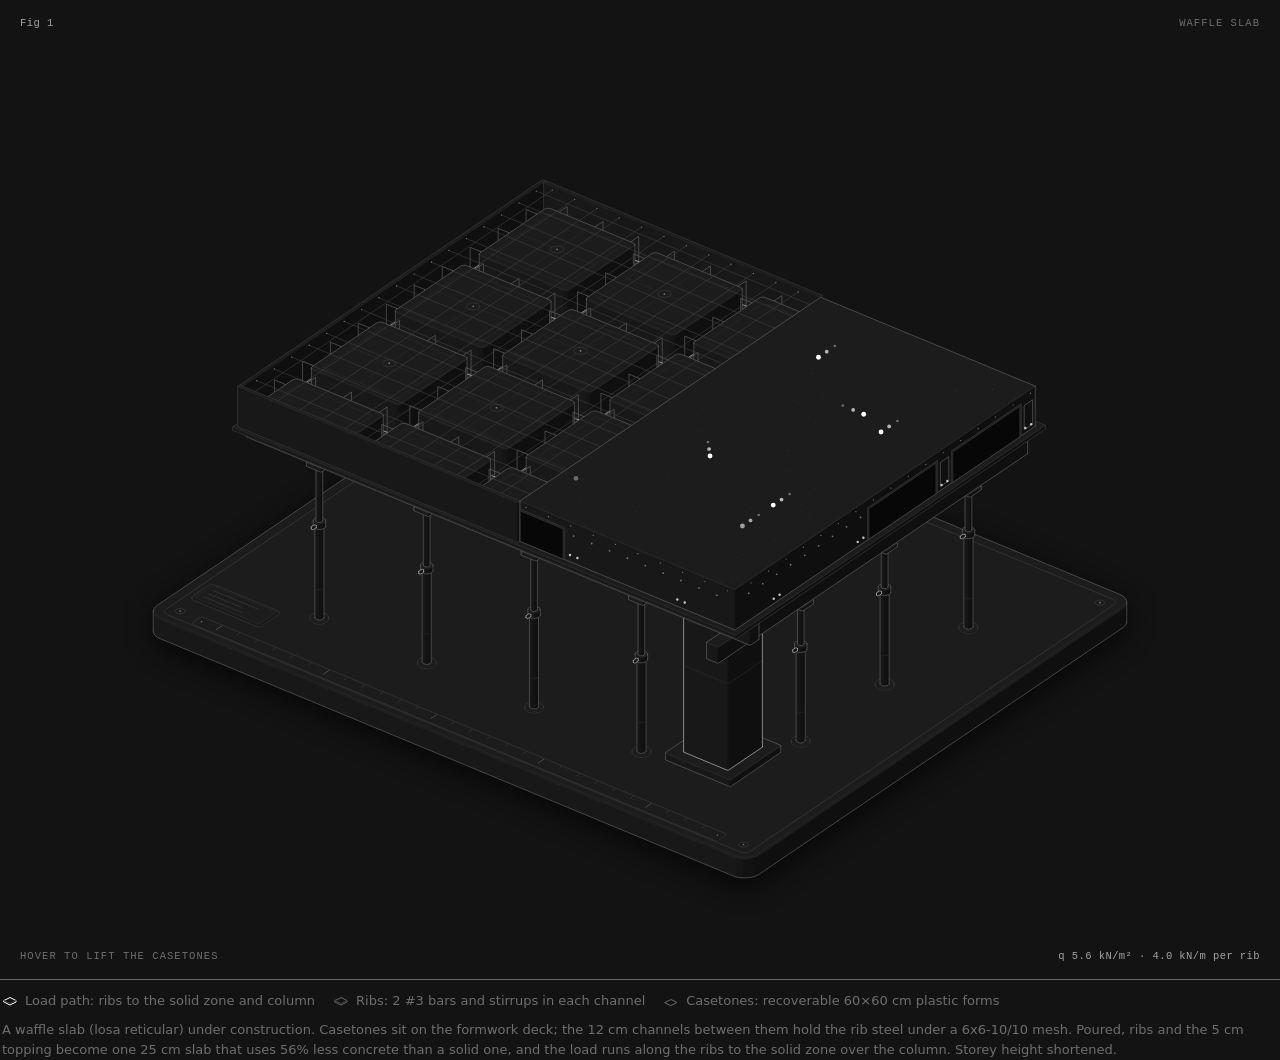
<file: docs/figure/slab.html>
<!doctype html><html lang="en"><head><meta charset="utf-8"><meta name="viewport" content="width=device-width, initial-scale=1"><title>Waffle slab</title><style>
.iso{
  --anatomy-page:#0b0b0b;--anatomy-card:#131313;--anatomy-text:#a3a3a3;--anatomy-strong:#e6e6e6;--anatomy-muted:#6e6e6e;
  --anatomy-paper:#131313;--anatomy-face:#1b1b1b;--anatomy-top:#1c1c1c;
  --anatomy-shade-0:#0f0f0f;--anatomy-shade-1:#121212;--anatomy-shade-2:#151515;--anatomy-shade-3:#181818;
  --anatomy-lit-top:#262626;--anatomy-lit-shade:#1d1d1d;
  --anatomy-hi:#d4d4d4;--anatomy-mid:#6a6a6a;--anatomy-lo:#3e3e3e;--anatomy-faint:#2a2a2a;--anatomy-lit:#ffffff;
  --anatomy-halo:#050505;--anatomy-halo-opacity:.9;--anatomy-dot:#e6e6e6;
  --anatomy-red:#ff6b6b;--anatomy-green:#6be0a0;--anatomy-blue:#6b9bff;
  --anatomy-weight:.6px;--anatomy-ease:cubic-bezier(.32,.72,0,1);
  --anatomy-mono:ui-monospace,"SF Mono",Menlo,Consolas,monospace;
  --anatomy-lift:inset 0 1px 0 0 #ffffff0a,inset 0 0 0 1px #ffffff06,0 0 0 1px #00000026,0 1px 1px -.5px #00000014,0 3px 3px -1.5px #00000014,0 6px 6px -3px #00000014,0 12px 12px -6px #00000014;
}
.iso[data-theme="light"]{
  --anatomy-page:#f2f2ef;--anatomy-card:#fbfbfa;--anatomy-text:#57575a;--anatomy-strong:#18181a;--anatomy-muted:#8c8c90;
  --anatomy-paper:#fbfbfa;--anatomy-face:#ffffff;--anatomy-top:#ffffff;
  --anatomy-shade-0:#dcdcd9;--anatomy-shade-1:#e5e5e2;--anatomy-shade-2:#ededea;--anatomy-shade-3:#f4f4f1;
  --anatomy-lit-top:#ffffff;--anatomy-lit-shade:#eeeeeb;
  --anatomy-hi:#26262a;--anatomy-mid:#8a8a8f;--anatomy-lo:#b4b4b8;--anatomy-faint:#d4d4d6;--anatomy-lit:#000000;
  --anatomy-halo:#8a8a80;--anatomy-halo-opacity:.32;--anatomy-dot:#3a3a3e;
  --anatomy-red:#e5484d;--anatomy-green:#30a46c;--anatomy-blue:#3e63dd;
  --anatomy-lift:inset 0 1px 0 0 #ffffff,0 0 0 1px #0000000f,0 1px 1px -.5px #0000000a,0 3px 3px -1.5px #0000000a,0 6px 6px -3px #0000000a,0 12px 12px -6px #0000000a;
}
.iso-svg{display:block;width:100%;height:auto;overflow:visible}
.iso-svg path,.iso-svg circle{vector-effect:non-scaling-stroke}
.iso-fill{fill:var(--anatomy-paper);stroke:none}
.iso-solid[data-lit]>.iso-fill{fill:var(--anatomy-face)}
.iso-shade,.iso-top{stroke:none}
.iso-shade[data-shade="0"]{fill:var(--anatomy-shade-0)}
.iso-shade[data-shade="1"]{fill:var(--anatomy-shade-1)}
.iso-shade[data-shade="2"]{fill:var(--anatomy-shade-2)}
.iso-shade[data-shade="3"]{fill:var(--anatomy-shade-3)}
.iso-top{fill:var(--anatomy-top)}
.iso-solid[data-lit]>.iso-top{fill:var(--anatomy-lit-top)}
.iso-solid[data-lit]>.iso-shade{fill:var(--anatomy-lit-shade)}
.iso-solid[data-seamless]>.iso-shade,.iso-solid[data-seamless]>.iso-top{stroke-width:.4;stroke-linejoin:round}
.iso-solid[data-seamless]>.iso-shade[data-shade="0"]{stroke:var(--anatomy-shade-0)}
.iso-solid[data-seamless]>.iso-shade[data-shade="1"]{stroke:var(--anatomy-shade-1)}
.iso-solid[data-seamless]>.iso-shade[data-shade="2"]{stroke:var(--anatomy-shade-2)}
.iso-solid[data-seamless]>.iso-shade[data-shade="3"]{stroke:var(--anatomy-shade-3)}
.iso-solid[data-seamless]>.iso-top{stroke:var(--anatomy-top)}
.iso-solid[data-seamless][data-lit]>.iso-top{stroke:var(--anatomy-lit-top)}
.iso-solid[data-seamless][data-lit]>.iso-shade{stroke:var(--anatomy-lit-shade)}
.iso-solid[data-lit]>.iso-edge{stroke:var(--anatomy-lit)}
.iso-halo{fill:var(--anatomy-halo);stroke:none;filter:blur(9px);opacity:var(--anatomy-halo-opacity);transform:translateY(3px)}
.iso-line{fill:none;stroke:var(--anatomy-lo);stroke-width:var(--anatomy-weight);stroke-linecap:round;stroke-linejoin:round}
.iso-line[data-tone="hi"]{stroke:var(--anatomy-hi)}
.iso-line[data-tone="mid"]{stroke:var(--anatomy-mid)}
.iso-line[data-tone="lo"]{stroke:var(--anatomy-lo)}
.iso-line[data-tone="faint"]{stroke:var(--anatomy-faint)}
.iso-line[data-tone="lit"]{stroke:var(--anatomy-lit)}
.iso-line[data-tone="red"]{stroke:var(--anatomy-red)}
.iso-line[data-tone="green"]{stroke:var(--anatomy-green)}
.iso-line[data-tone="blue"]{stroke:var(--anatomy-blue)}
.iso-line[data-dotted]{stroke-dasharray:.01 3.5;stroke-width:1}
.iso-line[data-dashed]{stroke-dasharray:3 3}
.iso-line[data-flow]{stroke-dasharray:2 6}
.iso-wire-end{fill:var(--anatomy-paper);stroke:var(--anatomy-lo);stroke-width:var(--anatomy-weight)}
.iso-wire[data-tone="hi"] .iso-wire-end{stroke:var(--anatomy-hi)}
.iso-wire[data-tone="mid"] .iso-wire-end{stroke:var(--anatomy-mid)}
.iso-wire[data-tone="faint"] .iso-wire-end{stroke:var(--anatomy-faint)}
.iso-wire[data-tone="lit"] .iso-wire-end{stroke:var(--anatomy-lit)}
.iso-dots circle{fill:var(--anatomy-dot);stroke:none;opacity:.32}
.iso-dots[data-tone="hi"] circle{opacity:.85}
.iso-dots[data-tone="mid"] circle{opacity:.45}
.iso-dots[data-tone="lo"] circle{opacity:.22}
.iso-dots[data-tone="faint"] circle{opacity:.12}
.iso-face-text{fill:var(--anatomy-mid);font-family:var(--anatomy-mono);letter-spacing:.04em}
.iso-face-text[data-tone="hi"]{fill:var(--anatomy-hi)}
.iso-face-text[data-tone="lo"]{fill:var(--anatomy-lo)}
.iso-face-text[data-tone="faint"]{fill:var(--anatomy-faint)}
.tb-body{fill:var(--anatomy-shade-2);stroke:none}
.tb-shine{fill:var(--anatomy-top);stroke:none}
.tb-shade{fill:var(--anatomy-shade-0);stroke:none}
.tb-ring{fill:none;stroke:var(--anatomy-lo);stroke-width:.45;stroke-linecap:butt;stroke-linejoin:round}
.tb-ring[data-tone="mid"]{stroke:var(--anatomy-mid)}
.tb-ring[data-tone="faint"]{stroke:var(--anatomy-faint)}
.tb-ring[data-tone="hi"]{stroke:var(--anatomy-hi)}
@keyframes iso-flow{to{stroke-dashoffset:-32}}
@keyframes iso-pulse{0%,100%{opacity:.18}12%{opacity:1}40%{opacity:.18}}
.iso-line[data-flow]{animation:iso-flow 1600ms linear infinite}
.iso-dots circle[data-pulse]{animation:iso-pulse 1600ms steps(1,end) infinite;animation-delay:var(--pulse-at,0ms)}
.iso-figure{margin:32px 0 36px}
.iso-plate{position:relative;padding:52px 24px;border-radius:0;background:var(--anatomy-card);box-shadow:0 0 0 1px var(--anatomy-mid);--anatomy-paper:var(--anatomy-card)}
.iso-plate-corners{position:absolute;inset:18px 20px;pointer-events:none}
.iso-plate-corner{position:absolute;color:var(--anatomy-muted);font-family:var(--anatomy-mono);font-size:10.5px;line-height:1;letter-spacing:.04em;white-space:nowrap}
.iso-plate-corner[data-corner="fig"]{top:0;left:0;color:var(--anatomy-text)}
.iso-plate-corner[data-corner="title"]{top:0;right:0;text-transform:uppercase;letter-spacing:.1em}
.iso-plate-corner[data-corner="hint"]{bottom:0;left:0;text-transform:uppercase;letter-spacing:.1em}
.iso-plate-corner[data-corner="readout"]{right:0;bottom:0;color:var(--anatomy-text);font-variant-numeric:tabular-nums}
.iso-plate .iso-svg{margin:0 auto}
.iso-legend{display:grid;gap:8px;margin-top:12px;color:var(--anatomy-muted);font-size:13px;line-height:1.55}
.iso-keys{display:flex;flex-wrap:wrap;gap:6px 18px}
.iso-key{display:inline-flex;align-items:center;gap:7px}
.iso-swatch{width:16px;height:10px;flex:none;overflow:visible}
.iso-swatch path{fill:none;stroke:var(--anatomy-hi);stroke-width:1;vector-effect:non-scaling-stroke;stroke-linejoin:round;stroke-linecap:round}
.iso-swatch[data-mark="raised"] path,.iso-swatch[data-mark="flat"] path{stroke:var(--anatomy-mid)}
.iso-swatch[data-mark="lit"] path{stroke:var(--anatomy-lit)}
.iso-swatch[data-mark="dim"] path{stroke:var(--anatomy-lo)}
.iso-swatch[data-mark="dotted"] path{stroke-dasharray:.01 3;stroke-width:1.4}
.iso-swatch[data-mark="dashed"] path{stroke-dasharray:3 2.5}
.iso-swatch[data-mark="red"] path{stroke:var(--anatomy-red)}
.iso-swatch[data-mark="green"] path{stroke:var(--anatomy-green)}
.iso-swatch[data-mark="blue"] path{stroke:var(--anatomy-blue)}
.iso-swatch-crease{stroke:var(--anatomy-lo)!important}
@media (max-width:560px){.iso-plate{padding:48px 12px 70px}.iso-plate-corner[data-corner="hint"]{bottom:18px}}
@media (prefers-reduced-motion:reduce){.iso-line[data-flow],.iso-dots circle[data-pulse]{animation:none}}

*{box-sizing:border-box}
html{color-scheme:dark}
body[data-theme="light"]{color-scheme:light}
body{margin:0;background:var(--anatomy-page);color:var(--anatomy-text);font:14px/1.6 ui-sans-serif,system-ui,-apple-system,"Segoe UI",sans-serif;-webkit-font-smoothing:antialiased}
.iso-page{width:min(760px,100% - 32px);margin:64px auto 96px}
</style><style>
body{background:var(--anatomy-card)}
.iso-page{width:100%;margin:0}
.iso-figure{margin:0}
.iso-stage{outline:none;touch-action:pan-y}
.iso-stage:focus-visible{outline:1px solid var(--anatomy-muted);outline-offset:6px}
.iso-svg{width:100%;height:auto;display:block}
.iso{--pulse:#ffffff;--void:#070707;--shell:#1d1d1d}
.iso[data-theme="light"]{--anatomy-card:#ffffff;--anatomy-paper:#ffffff;--anatomy-face:#ffffff;--anatomy-top:#ffffff;--anatomy-page:transparent;
  --anatomy-hi:#111113;--anatomy-mid:#5c5c61;--anatomy-lo:#a3a3a8;--anatomy-faint:#d2d2d4;--anatomy-dot:#1a1a1c;
  --pulse:#c2410c;--void:#c4c4c1;--shell:#ededea}
.iso[data-theme="light"] .iso-plate{box-shadow:0 0 0 1px #e4e4e1}
.iso-swatch[data-mark="lit"] path{stroke:var(--pulse)}
.pulse{fill:var(--pulse)}
.sx-shell{fill:var(--shell)}
.sx-void{fill:var(--void)}
.iso:not([data-theme="light"]) .stip circle{opacity:.07}
.iso-legend{padding:0 2px}
</style></head><body class="iso" data-theme="dark"><main class="iso-page"><figure class="iso-figure"><div class="iso-plate"><div class="iso-plate-corners" aria-hidden="true"><span class="iso-plate-corner" data-corner="fig">Fig 1</span><span class="iso-plate-corner" data-corner="title">Waffle slab</span><span class="iso-plate-corner" data-corner="hint">Hover to lift the casetones</span><span class="iso-plate-corner" data-corner="readout" data-readout>q 5.6 kN/m² · 4.0 kN/m per rib</span></div><div class="iso-stage" tabindex="0" role="slider" aria-label="Waffle slab: arrow keys or Space lift the casetones out and put them back" aria-valuemin="0" aria-valuemax="1" aria-valuenow="0"><svg xmlns="http://www.w3.org/2000/svg" class="iso-svg" viewBox="0 0 760 540" role="img" aria-label="A waffle slab under construction. Plastic casetones sit on a formwork deck held by shores; the 12 cm channels between them carry the rib steel, two bars and stirrups, under a welded mesh. The near part is already poured: its cut faces show the ribs, the casetón voids and the solid zone over the column."><path class="iso-halo" d="M79.7 344.8L80.1 343.6L80.9 342.5L82.1 341.4L306.3 189.4L307.9 188.5L309.8 187.8L311.9 187.3L314.1 187.1L316.4 187L318.6 187.2L320.8 187.7L322.7 188.3L675.8 334.5L677.5 335.4L678.8 336.4L679.7 337.5L680.2 338.7L680.3 339.9L680.3 353.7L679.9 354.9L679.1 356.1L677.9 357.1L453.7 509.1L452.1 510L450.2 510.7L448.1 511.2L445.9 511.5L443.6 511.5L441.4 511.3L439.2 510.8L437.3 510.2L84.2 364L82.5 363.1L81.2 362.2L80.3 361L79.8 359.9L79.7 358.7Z"/><g class="iso-solid"><path class="iso-fill" d="M308.2 219.4L308.5 218.2L309.2 217L310.5 215.9L312.1 215.1L314.1 214.4L316.3 214L318.6 213.8L321 213.9L323.2 214.3L325.2 215L326.9 215.9L328.2 216.9L329 218.1L329.2 219.3L329.2 220.9L329 222.1L328.2 223.3L327 224.4L325.4 225.3L323.4 225.9L321.2 226.4L318.8 226.5L316.5 226.4L314.3 226L312.3 225.3L310.6 224.5L309.3 223.4L308.5 222.2L308.2 221Z"/><path class="iso-shade" data-shade="0" d="M327 224.4L325.4 225.3L325.4 223.7L327 222.8ZM325.4 225.3L323.4 225.9L323.4 224.4L325.4 223.7ZM329.2 220.9L329 222.1L329 220.6L329.2 219.3ZM329 222.1L328.2 223.3L328.2 221.7L329 220.6ZM328.2 223.3L327 224.4L327 222.8L328.2 221.7Z"/><path class="iso-shade" data-shade="1" d="M323.4 225.9L321.2 226.4L321.2 224.8L323.4 224.4ZM321.2 226.4L318.8 226.5L318.8 224.9L321.2 224.8Z"/><path class="iso-shade" data-shade="2" d="M318.8 226.5L316.5 226.4L316.5 224.8L318.8 224.9ZM316.5 226.4L314.3 226L314.3 224.4L316.5 224.8Z"/><path class="iso-shade" data-shade="3" d="M314.3 226L312.3 225.3L312.3 223.8L314.3 224.4ZM312.3 225.3L310.6 224.5L310.6 222.9L312.3 223.8ZM310.6 224.5L309.3 223.4L309.3 221.8L310.6 222.9ZM309.3 223.4L308.5 222.2L308.5 220.7L309.3 221.8ZM308.5 222.2L308.2 221L308.2 219.4L308.5 220.7Z"/><path class="iso-top" d="M327 222.8L325.4 223.7L323.4 224.4L321.2 224.8L318.8 224.9L316.5 224.8L314.3 224.4L312.3 223.8L310.6 222.9L309.3 221.8L308.5 220.7L308.2 219.4L308.5 218.2L309.2 217L310.5 215.9L312.1 215.1L314.1 214.4L316.3 214L318.6 213.8L321 213.9L323.2 214.3L325.2 215L326.9 215.9L328.2 216.9L329 218.1L329.2 219.3L329 220.6L328.2 221.7Z"/><path class="iso-line iso-crease" data-tone="faint" d="M329.2 219.3L329 220.6L328.2 221.7L327 222.8L325.4 223.7L323.4 224.4L321.2 224.8L318.8 224.9L316.5 224.8L314.3 224.4L312.3 223.8L310.6 222.9L309.3 221.8L308.5 220.7L308.2 219.4"/><path class="iso-line iso-edge" data-tone="lo" d="M308.2 219.4L308.5 218.2L309.2 217L310.5 215.9L312.1 215.1L314.1 214.4L316.3 214L318.6 213.8L321 213.9L323.2 214.3L325.2 215L326.9 215.9L328.2 216.9L329 218.1L329.2 219.3M329.2 220.9L329 222.1L328.2 223.3L327 224.4L325.4 225.3L323.4 225.9L321.2 226.4L318.8 226.5L316.5 226.4L314.3 226L312.3 225.3L310.6 224.5L309.3 223.4L308.5 222.2L308.2 221M308.2 219.4L308.2 221M329.2 219.3L329.2 220.9"/></g><g class="iso-solid"><path class="iso-fill" d="M310.6 219L310.8 218.1L311.3 217.1L312.3 216.3L313.6 215.6L315.1 215.1L316.8 214.8L318.7 214.6L320.5 214.7L322.2 215.1L323.8 215.6L325.1 216.2L326.1 217.1L326.7 218L326.9 218.9L326.9 219.3L326.7 220.3L326.1 221.2L325.2 222L323.9 222.7L322.4 223.3L320.6 223.6L318.8 223.7L317 223.6L315.3 223.3L313.7 222.8L312.4 222.1L311.4 221.3L310.8 220.4L310.6 219.4Z"/><path class="iso-shade" data-shade="0" d="M325.2 222L323.9 222.7L323.9 222.3L325.2 221.6ZM323.9 222.7L322.4 223.3L322.4 222.9L323.9 222.3ZM326.9 219.3L326.7 220.3L326.7 219.9L326.9 218.9ZM326.7 220.3L326.1 221.2L326.1 220.8L326.7 219.9ZM326.1 221.2L325.2 222L325.2 221.6L326.1 220.8Z"/><path class="iso-shade" data-shade="1" d="M322.4 223.3L320.6 223.6L320.6 223.2L322.4 222.9ZM320.6 223.6L318.8 223.7L318.8 223.3L320.6 223.2Z"/><path class="iso-shade" data-shade="2" d="M318.8 223.7L317 223.6L317 223.2L318.8 223.3ZM317 223.6L315.3 223.3L315.3 222.9L317 223.2Z"/><path class="iso-shade" data-shade="3" d="M315.3 223.3L313.7 222.8L313.7 222.4L315.3 222.9ZM313.7 222.8L312.4 222.1L312.4 221.7L313.7 222.4ZM312.4 222.1L311.4 221.3L311.4 220.9L312.4 221.7ZM311.4 221.3L310.8 220.4L310.8 220L311.4 220.9ZM310.8 220.4L310.6 219.4L310.6 219L310.8 220Z"/><path class="iso-top" d="M325.2 221.6L323.9 222.3L322.4 222.9L320.6 223.2L318.8 223.3L317 223.2L315.3 222.9L313.7 222.4L312.4 221.7L311.4 220.9L310.8 220L310.6 219L310.8 218.1L311.3 217.1L312.3 216.3L313.6 215.6L315.1 215.1L316.8 214.8L318.7 214.6L320.5 214.7L322.2 215.1L323.8 215.6L325.1 216.2L326.1 217.1L326.7 218L326.9 218.9L326.7 219.9L326.1 220.8Z"/><path class="iso-line iso-crease" data-tone="faint" d="M326.9 218.9L326.7 219.9L326.1 220.8L325.2 221.6L323.9 222.3L322.4 222.9L320.6 223.2L318.8 223.3L317 223.2L315.3 222.9L313.7 222.4L312.4 221.7L311.4 220.9L310.8 220L310.6 219"/><path class="iso-line iso-edge" data-tone="mid" d="M310.6 219L310.8 218.1L311.3 217.1L312.3 216.3L313.6 215.6L315.1 215.1L316.8 214.8L318.7 214.6L320.5 214.7L322.2 215.1L323.8 215.6L325.1 216.2L326.1 217.1L326.7 218L326.9 218.9M326.9 219.3L326.7 220.3L326.1 221.2L325.2 222L323.9 222.7L322.4 223.3L320.6 223.6L318.8 223.7L317 223.6L315.3 223.3L313.7 222.8L312.4 222.1L311.4 221.3L310.8 220.4L310.6 219.4M310.6 219L310.6 219.4M326.9 218.9L326.9 219.3"/></g><g class="iso-solid"><path class="iso-fill" d="M631.9 353.4L632.2 352.2L632.9 351L634.2 350L635.8 349.1L637.8 348.4L640 348L642.3 347.8L644.7 348L646.9 348.4L648.9 349L650.6 349.9L651.9 350.9L652.7 352.1L652.9 353.3L652.9 354.9L652.7 356.2L652 357.3L650.7 358.4L649.1 359.3L647.1 360L644.9 360.4L642.6 360.5L640.2 360.4L638 360L636 359.4L634.3 358.5L633 357.4L632.2 356.3L631.9 355Z"/><path class="iso-shade" data-shade="0" d="M650.7 358.4L649.1 359.3L649.1 357.7L650.7 356.8ZM649.1 359.3L647.1 360L647.1 358.4L649.1 357.7ZM652.9 354.9L652.7 356.2L652.7 354.6L652.9 353.3ZM652.7 356.2L652 357.3L652 355.8L652.7 354.6ZM652 357.3L650.7 358.4L650.7 356.8L652 355.8Z"/><path class="iso-shade" data-shade="1" d="M647.1 360L644.9 360.4L644.9 358.8L647.1 358.4ZM644.9 360.4L642.6 360.5L642.6 359L644.9 358.8Z"/><path class="iso-shade" data-shade="2" d="M642.6 360.5L640.2 360.4L640.2 358.8L642.6 359ZM640.2 360.4L638 360L638 358.4L640.2 358.8Z"/><path class="iso-shade" data-shade="3" d="M638 360L636 359.4L636 357.8L638 358.4ZM636 359.4L634.3 358.5L634.3 356.9L636 357.8ZM634.3 358.5L633 357.4L633 355.9L634.3 356.9ZM633 357.4L632.2 356.3L632.2 354.7L633 355.9ZM632.2 356.3L631.9 355L631.9 353.4L632.2 354.7Z"/><path class="iso-top" d="M650.7 356.8L649.1 357.7L647.1 358.4L644.9 358.8L642.6 359L640.2 358.8L638 358.4L636 357.8L634.3 356.9L633 355.9L632.2 354.7L631.9 353.4L632.2 352.2L632.9 351L634.2 350L635.8 349.1L637.8 348.4L640 348L642.3 347.8L644.7 348L646.9 348.4L648.9 349L650.6 349.9L651.9 350.9L652.7 352.1L652.9 353.3L652.7 354.6L652 355.8Z"/><path class="iso-line iso-crease" data-tone="faint" d="M652.9 353.3L652.7 354.6L652 355.8L650.7 356.8L649.1 357.7L647.1 358.4L644.9 358.8L642.6 359L640.2 358.8L638 358.4L636 357.8L634.3 356.9L633 355.9L632.2 354.7L631.9 353.4"/><path class="iso-line iso-edge" data-tone="lo" d="M631.9 353.4L632.2 352.2L632.9 351L634.2 350L635.8 349.1L637.8 348.4L640 348L642.3 347.8L644.7 348L646.9 348.4L648.9 349L650.6 349.9L651.9 350.9L652.7 352.1L652.9 353.3M652.9 354.9L652.7 356.2L652 357.3L650.7 358.4L649.1 359.3L647.1 360L644.9 360.4L642.6 360.5L640.2 360.4L638 360L636 359.4L634.3 358.5L633 357.4L632.2 356.3L631.9 355M631.9 353.4L631.9 355M652.9 353.3L652.9 354.9"/></g><g class="iso-solid"><path class="iso-fill" d="M634.3 353L634.5 352.1L635.1 351.2L636 350.3L637.3 349.6L638.8 349.1L640.5 348.8L642.4 348.7L644.2 348.8L645.9 349.1L647.5 349.6L648.8 350.3L649.8 351.1L650.4 352L650.6 353L650.6 353.4L650.4 354.3L649.8 355.2L648.9 356.1L647.6 356.8L646.1 357.3L644.3 357.6L642.5 357.7L640.7 357.6L639 357.3L637.4 356.8L636.1 356.1L635.1 355.3L634.5 354.4L634.3 353.4Z"/><path class="iso-shade" data-shade="0" d="M648.9 356.1L647.6 356.8L647.6 356.4L648.9 355.7ZM647.6 356.8L646.1 357.3L646.1 356.9L647.6 356.4ZM650.6 353.4L650.4 354.3L650.4 353.9L650.6 353ZM650.4 354.3L649.8 355.2L649.8 354.8L650.4 353.9ZM649.8 355.2L648.9 356.1L648.9 355.7L649.8 354.8Z"/><path class="iso-shade" data-shade="1" d="M646.1 357.3L644.3 357.6L644.3 357.2L646.1 356.9ZM644.3 357.6L642.5 357.7L642.5 357.3L644.3 357.2Z"/><path class="iso-shade" data-shade="2" d="M642.5 357.7L640.7 357.6L640.7 357.2L642.5 357.3ZM640.7 357.6L639 357.3L639 356.9L640.7 357.2Z"/><path class="iso-shade" data-shade="3" d="M639 357.3L637.4 356.8L637.4 356.4L639 356.9ZM637.4 356.8L636.1 356.1L636.1 355.7L637.4 356.4ZM636.1 356.1L635.1 355.3L635.1 354.9L636.1 355.7ZM635.1 355.3L634.5 354.4L634.5 354L635.1 354.9ZM634.5 354.4L634.3 353.4L634.3 353L634.5 354Z"/><path class="iso-top" d="M648.9 355.7L647.6 356.4L646.1 356.9L644.3 357.2L642.5 357.3L640.7 357.2L639 356.9L637.4 356.4L636.1 355.7L635.1 354.9L634.5 354L634.3 353L634.5 352.1L635.1 351.2L636 350.3L637.3 349.6L638.8 349.1L640.5 348.8L642.4 348.7L644.2 348.8L645.9 349.1L647.5 349.6L648.8 350.3L649.8 351.1L650.4 352L650.6 353L650.4 353.9L649.8 354.8Z"/><path class="iso-line iso-crease" data-tone="faint" d="M650.6 353L650.4 353.9L649.8 354.8L648.9 355.7L647.6 356.4L646.1 356.9L644.3 357.2L642.5 357.3L640.7 357.2L639 356.9L637.4 356.4L636.1 355.7L635.1 354.9L634.5 354L634.3 353"/><path class="iso-line iso-edge" data-tone="mid" d="M634.3 353L634.5 352.1L635.1 351.2L636 350.3L637.3 349.6L638.8 349.1L640.5 348.8L642.4 348.7L644.2 348.8L645.9 349.1L647.5 349.6L648.8 350.3L649.8 351.1L650.4 352L650.6 353M650.6 353.4L650.4 354.3L649.8 355.2L648.9 356.1L647.6 356.8L646.1 357.3L644.3 357.6L642.5 357.7L640.7 357.6L639 357.3L637.4 356.8L636.1 356.1L635.1 355.3L634.5 354.4L634.3 353.4M634.3 353L634.3 353.4M650.6 353L650.6 353.4"/></g><g class="iso-solid"><path class="iso-fill" d="M107.1 355.9L107.3 354.6L108 353.5L109.3 352.4L110.9 351.5L112.9 350.8L115.1 350.4L117.4 350.3L119.8 350.4L122 350.8L124 351.4L125.7 352.3L127 353.4L127.8 354.5L128.1 355.8L128.1 357.4L127.8 358.6L127.1 359.8L125.8 360.8L124.2 361.7L122.2 362.4L120 362.8L117.7 363L115.3 362.8L113.1 362.4L111.1 361.8L109.4 360.9L108.1 359.9L107.3 358.7L107.1 357.5Z"/><path class="iso-shade" data-shade="0" d="M125.8 360.8L124.2 361.7L124.2 360.1L125.8 359.3ZM124.2 361.7L122.2 362.4L122.2 360.8L124.2 360.1ZM128.1 357.4L127.8 358.6L127.8 357L128.1 355.8ZM127.8 358.6L127.1 359.8L127.1 358.2L127.8 357ZM127.1 359.8L125.8 360.8L125.8 359.3L127.1 358.2Z"/><path class="iso-shade" data-shade="1" d="M122.2 362.4L120 362.8L120 361.2L122.2 360.8ZM120 362.8L117.7 363L117.7 361.4L120 361.2Z"/><path class="iso-shade" data-shade="2" d="M117.7 363L115.3 362.8L115.3 361.3L117.7 361.4ZM115.3 362.8L113.1 362.4L113.1 360.9L115.3 361.3Z"/><path class="iso-shade" data-shade="3" d="M113.1 362.4L111.1 361.8L111.1 360.2L113.1 360.9ZM111.1 361.8L109.4 360.9L109.4 359.3L111.1 360.2ZM109.4 360.9L108.1 359.9L108.1 358.3L109.4 359.3ZM108.1 359.9L107.3 358.7L107.3 357.1L108.1 358.3ZM107.3 358.7L107.1 357.5L107.1 355.9L107.3 357.1Z"/><path class="iso-top" d="M125.8 359.3L124.2 360.1L122.2 360.8L120 361.2L117.7 361.4L115.3 361.3L113.1 360.9L111.1 360.2L109.4 359.3L108.1 358.3L107.3 357.1L107.1 355.9L107.3 354.6L108 353.5L109.3 352.4L110.9 351.5L112.9 350.8L115.1 350.4L117.4 350.3L119.8 350.4L122 350.8L124 351.4L125.7 352.3L127 353.4L127.8 354.5L128.1 355.8L127.8 357L127.1 358.2Z"/><path class="iso-line iso-crease" data-tone="faint" d="M128.1 355.8L127.8 357L127.1 358.2L125.8 359.3L124.2 360.1L122.2 360.8L120 361.2L117.7 361.4L115.3 361.3L113.1 360.9L111.1 360.2L109.4 359.3L108.1 358.3L107.3 357.1L107.1 355.9"/><path class="iso-line iso-edge" data-tone="lo" d="M107.1 355.9L107.3 354.6L108 353.5L109.3 352.4L110.9 351.5L112.9 350.8L115.1 350.4L117.4 350.3L119.8 350.4L122 350.8L124 351.4L125.7 352.3L127 353.4L127.8 354.5L128.1 355.8M128.1 357.4L127.8 358.6L127.1 359.8L125.8 360.8L124.2 361.7L122.2 362.4L120 362.8L117.7 363L115.3 362.8L113.1 362.4L111.1 361.8L109.4 360.9L108.1 359.9L107.3 358.7L107.1 357.5M107.1 355.9L107.1 357.5M128.1 355.8L128.1 357.4"/></g><g class="iso-solid"><path class="iso-fill" d="M109.4 355.5L109.6 354.5L110.2 353.6L111.1 352.8L112.4 352.1L113.9 351.5L115.7 351.2L117.5 351.1L119.3 351.2L121 351.5L122.6 352L123.9 352.7L124.9 353.5L125.5 354.4L125.7 355.4L125.7 355.8L125.5 356.7L124.9 357.7L124 358.5L122.7 359.2L121.2 359.7L119.5 360L117.6 360.2L115.8 360.1L114.1 359.7L112.5 359.2L111.2 358.6L110.2 357.7L109.6 356.8L109.4 355.9Z"/><path class="iso-shade" data-shade="0" d="M124 358.5L122.7 359.2L122.7 358.8L124 358.1ZM122.7 359.2L121.2 359.7L121.2 359.3L122.7 358.8ZM125.7 355.8L125.5 356.7L125.5 356.3L125.7 355.4ZM125.5 356.7L124.9 357.7L124.9 357.3L125.5 356.3ZM124.9 357.7L124 358.5L124 358.1L124.9 357.3Z"/><path class="iso-shade" data-shade="1" d="M121.2 359.7L119.5 360L119.5 359.6L121.2 359.3ZM119.5 360L117.6 360.2L117.6 359.8L119.5 359.6Z"/><path class="iso-shade" data-shade="2" d="M117.6 360.2L115.8 360.1L115.8 359.7L117.6 359.8ZM115.8 360.1L114.1 359.7L114.1 359.3L115.8 359.7Z"/><path class="iso-shade" data-shade="3" d="M114.1 359.7L112.5 359.2L112.5 358.8L114.1 359.3ZM112.5 359.2L111.2 358.6L111.2 358.2L112.5 358.8ZM111.2 358.6L110.2 357.7L110.2 357.3L111.2 358.2ZM110.2 357.7L109.6 356.8L109.6 356.4L110.2 357.3ZM109.6 356.8L109.4 355.9L109.4 355.5L109.6 356.4Z"/><path class="iso-top" d="M124 358.1L122.7 358.8L121.2 359.3L119.5 359.6L117.6 359.8L115.8 359.7L114.1 359.3L112.5 358.8L111.2 358.2L110.2 357.3L109.6 356.4L109.4 355.5L109.6 354.5L110.2 353.6L111.1 352.8L112.4 352.1L113.9 351.5L115.7 351.2L117.5 351.1L119.3 351.2L121 351.5L122.6 352L123.9 352.7L124.9 353.5L125.5 354.4L125.7 355.4L125.5 356.3L124.9 357.3Z"/><path class="iso-line iso-crease" data-tone="faint" d="M125.7 355.4L125.5 356.3L124.9 357.3L124 358.1L122.7 358.8L121.2 359.3L119.5 359.6L117.6 359.8L115.8 359.7L114.1 359.3L112.5 358.8L111.2 358.2L110.2 357.3L109.6 356.4L109.4 355.5"/><path class="iso-line iso-edge" data-tone="mid" d="M109.4 355.5L109.6 354.5L110.2 353.6L111.1 352.8L112.4 352.1L113.9 351.5L115.7 351.2L117.5 351.1L119.3 351.2L121 351.5L122.6 352L123.9 352.7L124.9 353.5L125.5 354.4L125.7 355.4M125.7 355.8L125.5 356.7L124.9 357.7L124 358.5L122.7 359.2L121.2 359.7L119.5 360L117.6 360.2L115.8 360.1L114.1 359.7L112.5 359.2L111.2 358.6L110.2 357.7L109.6 356.8L109.4 355.9M109.4 355.5L109.4 355.9M125.7 355.4L125.7 355.8"/></g><g class="iso-solid"><path class="iso-fill" d="M430.8 489.9L431 488.7L431.8 487.5L433 486.4L434.6 485.5L436.6 484.9L438.8 484.4L441.2 484.3L443.5 484.4L445.7 484.8L447.7 485.5L449.4 486.3L450.7 487.4L451.5 488.6L451.8 489.8L451.8 491.4L451.5 492.6L450.8 493.8L449.5 494.9L447.9 495.7L445.9 496.4L443.7 496.8L441.4 497L439 496.9L436.8 496.5L434.8 495.8L433.1 494.9L431.8 493.9L431 492.7L430.8 491.5Z"/><path class="iso-shade" data-shade="0" d="M449.5 494.9L447.9 495.7L447.9 494.2L449.5 493.3ZM447.9 495.7L445.9 496.4L445.9 494.8L447.9 494.2ZM451.8 491.4L451.5 492.6L451.5 491L451.8 489.8ZM451.5 492.6L450.8 493.8L450.8 492.2L451.5 491ZM450.8 493.8L449.5 494.9L449.5 493.3L450.8 492.2Z"/><path class="iso-shade" data-shade="1" d="M445.9 496.4L443.7 496.8L443.7 495.3L445.9 494.8ZM443.7 496.8L441.4 497L441.4 495.4L443.7 495.3Z"/><path class="iso-shade" data-shade="2" d="M441.4 497L439 496.9L439 495.3L441.4 495.4ZM439 496.9L436.8 496.5L436.8 494.9L439 495.3Z"/><path class="iso-shade" data-shade="3" d="M436.8 496.5L434.8 495.8L434.8 494.2L436.8 494.9ZM434.8 495.8L433.1 494.9L433.1 493.4L434.8 494.2ZM433.1 494.9L431.8 493.9L431.8 492.3L433.1 493.4ZM431.8 493.9L431 492.7L431 491.1L431.8 492.3ZM431 492.7L430.8 491.5L430.8 489.9L431 491.1Z"/><path class="iso-top" d="M449.5 493.3L447.9 494.2L445.9 494.8L443.7 495.3L441.4 495.4L439 495.3L436.8 494.9L434.8 494.2L433.1 493.4L431.8 492.3L431 491.1L430.8 489.9L431 488.7L431.8 487.5L433 486.4L434.6 485.5L436.6 484.9L438.8 484.4L441.2 484.3L443.5 484.4L445.7 484.8L447.7 485.5L449.4 486.3L450.7 487.4L451.5 488.6L451.8 489.8L451.5 491L450.8 492.2Z"/><path class="iso-line iso-crease" data-tone="faint" d="M451.8 489.8L451.5 491L450.8 492.2L449.5 493.3L447.9 494.2L445.9 494.8L443.7 495.3L441.4 495.4L439 495.3L436.8 494.9L434.8 494.2L433.1 493.4L431.8 492.3L431 491.1L430.8 489.9"/><path class="iso-line iso-edge" data-tone="lo" d="M430.8 489.9L431 488.7L431.8 487.5L433 486.4L434.6 485.5L436.6 484.9L438.8 484.4L441.2 484.3L443.5 484.4L445.7 484.8L447.7 485.5L449.4 486.3L450.7 487.4L451.5 488.6L451.8 489.8M451.8 491.4L451.5 492.6L450.8 493.8L449.5 494.9L447.9 495.7L445.9 496.4L443.7 496.8L441.4 497L439 496.9L436.8 496.5L434.8 495.8L433.1 494.9L431.8 493.9L431 492.7L430.8 491.5M430.8 489.9L430.8 491.5M451.8 489.8L451.8 491.4"/></g><g class="iso-solid"><path class="iso-fill" d="M433.1 489.5L433.3 488.5L433.9 487.6L434.8 486.8L436.1 486.1L437.6 485.6L439.4 485.2L441.2 485.1L443 485.2L444.7 485.5L446.3 486L447.6 486.7L448.6 487.5L449.2 488.4L449.4 489.4L449.4 489.8L449.2 490.8L448.7 491.7L447.7 492.5L446.4 493.2L444.9 493.7L443.2 494.1L441.3 494.2L439.5 494.1L437.8 493.8L436.2 493.3L434.9 492.6L433.9 491.8L433.3 490.9L433.1 489.9Z"/><path class="iso-shade" data-shade="0" d="M447.7 492.5L446.4 493.2L446.4 492.8L447.7 492.1ZM446.4 493.2L444.9 493.7L444.9 493.3L446.4 492.8ZM449.4 489.8L449.2 490.8L449.2 490.4L449.4 489.4ZM449.2 490.8L448.7 491.7L448.7 491.3L449.2 490.4ZM448.7 491.7L447.7 492.5L447.7 492.1L448.7 491.3Z"/><path class="iso-shade" data-shade="1" d="M444.9 493.7L443.2 494.1L443.2 493.7L444.9 493.3ZM443.2 494.1L441.3 494.2L441.3 493.8L443.2 493.7Z"/><path class="iso-shade" data-shade="2" d="M441.3 494.2L439.5 494.1L439.5 493.7L441.3 493.8ZM439.5 494.1L437.8 493.8L437.8 493.4L439.5 493.7Z"/><path class="iso-shade" data-shade="3" d="M437.8 493.8L436.2 493.3L436.2 492.9L437.8 493.4ZM436.2 493.3L434.9 492.6L434.9 492.2L436.2 492.9ZM434.9 492.6L433.9 491.8L433.9 491.4L434.9 492.2ZM433.9 491.8L433.3 490.9L433.3 490.5L433.9 491.4ZM433.3 490.9L433.1 489.9L433.1 489.5L433.3 490.5Z"/><path class="iso-top" d="M447.7 492.1L446.4 492.8L444.9 493.3L443.2 493.7L441.3 493.8L439.5 493.7L437.8 493.4L436.2 492.9L434.9 492.2L433.9 491.4L433.3 490.5L433.1 489.5L433.3 488.5L433.9 487.6L434.8 486.8L436.1 486.1L437.6 485.6L439.4 485.2L441.2 485.1L443 485.2L444.7 485.5L446.3 486L447.6 486.7L448.6 487.5L449.2 488.4L449.4 489.4L449.2 490.4L448.7 491.3Z"/><path class="iso-line iso-crease" data-tone="faint" d="M449.4 489.4L449.2 490.4L448.7 491.3L447.7 492.1L446.4 492.8L444.9 493.3L443.2 493.7L441.3 493.8L439.5 493.7L437.8 493.4L436.2 492.9L434.9 492.2L433.9 491.4L433.3 490.5L433.1 489.5"/><path class="iso-line iso-edge" data-tone="mid" d="M433.1 489.5L433.3 488.5L433.9 487.6L434.8 486.8L436.1 486.1L437.6 485.6L439.4 485.2L441.2 485.1L443 485.2L444.7 485.5L446.3 486L447.6 486.7L448.6 487.5L449.2 488.4L449.4 489.4M449.4 489.8L449.2 490.8L448.7 491.7L447.7 492.5L446.4 493.2L444.9 493.7L443.2 494.1L441.3 494.2L439.5 494.1L437.8 493.8L436.2 493.3L434.9 492.6L433.9 491.8L433.3 490.9L433.1 489.9M433.1 489.5L433.1 489.9M449.4 489.4L449.4 489.8"/></g><g class="iso-solid"><path class="iso-fill" d="M79.7 344.8L80.1 343.6L80.9 342.5L82.1 341.4L306.3 189.4L307.9 188.5L309.8 187.8L311.9 187.3L314.1 187.1L316.4 187L318.6 187.2L320.8 187.7L322.7 188.3L675.8 334.5L677.5 335.4L678.8 336.4L679.7 337.5L680.2 338.7L680.3 339.9L680.3 351.8L679.9 352.9L679.1 354.1L677.9 355.1L453.7 507.1L452.1 508L450.2 508.7L448.1 509.2L445.9 509.5L443.6 509.5L441.4 509.3L439.2 508.9L437.3 508.2L84.2 362L82.5 361.2L81.2 360.2L80.3 359.1L79.8 357.9L79.7 356.7Z"/><path class="iso-shade" data-shade="0" d="M680.3 351.8L679.9 352.9L679.9 341.1L680.3 339.9ZM679.9 352.9L679.1 354.1L679.1 342.2L679.9 341.1ZM679.1 354.1L677.9 355.1L677.9 343.2L679.1 342.2ZM677.9 355.1L453.7 507.1L453.7 495.3L677.9 343.2ZM453.7 507.1L452.1 508L452.1 496.1L453.7 495.3ZM452.1 508L450.2 508.7L450.2 496.8L452.1 496.1Z"/><path class="iso-shade" data-shade="1" d="M450.2 508.7L448.1 509.2L448.1 497.3L450.2 496.8ZM448.1 509.2L445.9 509.5L445.9 497.6L448.1 497.3ZM445.9 509.5L443.6 509.5L443.6 497.6L445.9 497.6Z"/><path class="iso-shade" data-shade="2" d="M443.6 509.5L441.4 509.3L441.4 497.4L443.6 497.6ZM441.4 509.3L439.2 508.9L439.2 497L441.4 497.4Z"/><path class="iso-shade" data-shade="3" d="M439.2 508.9L437.3 508.2L437.3 496.3L439.2 497ZM437.3 508.2L84.2 362L84.2 350.1L437.3 496.3ZM84.2 362L82.5 361.2L82.5 349.3L84.2 350.1ZM82.5 361.2L81.2 360.2L81.2 348.3L82.5 349.3ZM81.2 360.2L80.3 359.1L80.3 347.2L81.2 348.3ZM80.3 359.1L79.8 357.9L79.8 346L80.3 347.2ZM79.8 357.9L79.7 356.7L79.7 344.8L79.8 346Z"/><path class="iso-top" d="M675.8 334.5L677.5 335.4L678.8 336.4L679.7 337.5L680.2 338.7L680.3 339.9L679.9 341.1L679.1 342.2L677.9 343.2L453.7 495.3L452.1 496.1L450.2 496.8L448.1 497.3L445.9 497.6L443.6 497.6L441.4 497.4L439.2 497L437.3 496.3L84.2 350.1L82.5 349.3L81.2 348.3L80.3 347.2L79.8 346L79.7 344.8L80.1 343.6L80.9 342.5L82.1 341.4L306.3 189.4L307.9 188.5L309.8 187.8L311.9 187.3L314.1 187.1L316.4 187L318.6 187.2L320.8 187.7L322.7 188.3Z"/><path class="iso-line iso-crease" data-tone="faint" d="M680.3 339.9L679.9 341.1L679.1 342.2L677.9 343.2L453.7 495.3L452.1 496.1L450.2 496.8L448.1 497.3L445.9 497.6L443.6 497.6L441.4 497.4L439.2 497L437.3 496.3L84.2 350.1L82.5 349.3L81.2 348.3L80.3 347.2L79.8 346L79.7 344.8"/><path class="iso-line iso-bevel" data-tone="faint" d="M680.3 339.9L678.1 340.8L677.4 341.8L676.3 342.7L452.3 494.6L450.9 495.4L449.3 496L447.6 496.4L445.7 496.6L443.8 496.6L441.9 496.5L440.1 496.1L438.4 495.5L85.4 349.4L83.9 348.6L82.8 347.8L82 346.9L81.6 345.9L79.7 344.8"/><path class="iso-line iso-edge" data-tone="mid" d="M79.7 344.8L80.1 343.6L80.9 342.5L82.1 341.4L306.3 189.4L307.9 188.5L309.8 187.8L311.9 187.3L314.1 187.1L316.4 187L318.6 187.2L320.8 187.7L322.7 188.3L675.8 334.5L677.5 335.4L678.8 336.4L679.7 337.5L680.2 338.7L680.3 339.9M680.3 351.8L679.9 352.9L679.1 354.1L677.9 355.1L453.7 507.1L452.1 508L450.2 508.7L448.1 509.2L445.9 509.5L443.6 509.5L441.4 509.3L439.2 508.9L437.3 508.2L84.2 362L82.5 361.2L81.2 360.2L80.3 359.1L79.8 357.9L79.7 356.7M680.3 339.9L680.3 351.8M79.7 344.8L79.7 356.7"/></g><path class="iso-line" data-tone="lo" d="M671.5 337.5L672.2 337.8L672.7 338.2L673.1 338.6L673.3 339.1L673.3 339.6L673.2 340.1L672.8 340.5L672.3 340.9L448.2 493L447.5 493.3L446.8 493.6L445.9 493.8L445.1 493.9L444.1 493.9L443.2 493.8L442.4 493.7L441.6 493.4L88.5 347.2L87.8 346.9L87.3 346.5L86.9 346L86.7 345.6L86.7 345.1L86.8 344.6L87.2 344.1L87.7 343.7L311.8 191.7L312.5 191.3L313.2 191.1L314.1 190.9L314.9 190.8L315.9 190.7L316.8 190.8L317.6 191L318.4 191.3Z"/><path class="iso-line" data-tone="lo" d="M318.5 196.8L317.6 197.2L316.5 197.4L315.3 197.4L314.3 197.1L313.5 196.6L313.1 196L313.2 195.4L313.7 194.8L314.6 194.4L315.7 194.2L316.9 194.3L318 194.5L318.8 195L319.1 195.6L319 196.2ZM666.1 340.7L665.2 341.1L664.1 341.3L662.9 341.3L661.9 341L661.1 340.5L660.7 339.9L660.8 339.3L661.4 338.7L662.2 338.3L663.4 338.1L664.6 338.2L665.6 338.5L666.4 338.9L666.8 339.5L666.7 340.2ZM98.6 345.9L97.8 346.3L96.6 346.5L95.4 346.5L94.4 346.2L93.6 345.7L93.2 345.1L93.3 344.5L93.9 343.9L94.8 343.5L95.9 343.3L97.1 343.4L98.1 343.7L98.9 344.1L99.3 344.7L99.2 345.4ZM446.3 489.8L445.4 490.3L444.3 490.5L443.1 490.4L442 490.1L441.2 489.7L440.9 489.1L441 488.4L441.5 487.9L442.4 487.5L443.5 487.3L444.7 487.3L445.7 487.6L446.5 488.1L446.9 488.7L446.8 489.3Z"/><g class="iso-dots" data-tone="mid"><circle cx="316.1" cy="195.8" r="0.5"/><circle cx="663.7" cy="339.7" r="0.5"/><circle cx="96.3" cy="344.9" r="0.5"/><circle cx="443.9" cy="488.9" r="0.5"/></g><g class="iso-solid"><path class="iso-fill" d="M104.4 352L104.6 351.7L108.9 348.8L109.4 348.6L110 348.6L110.6 348.7L432.4 482L432.8 482.2L432.9 482.5L432.9 483.1L432.6 483.4L428.3 486.3L427.9 486.5L427.3 486.6L426.7 486.5L104.8 353.2L104.5 352.9L104.4 352.6Z"/><path class="iso-shade" data-shade="0" d="M432.9 483.1L432.6 483.4L432.6 482.8L432.9 482.5ZM432.6 483.4L428.3 486.3L428.3 485.8L432.6 482.8ZM428.3 486.3L427.9 486.5L427.9 485.9L428.3 485.8Z"/><path class="iso-shade" data-shade="1" d="M427.9 486.5L427.3 486.6L427.3 486L427.9 485.9Z"/><path class="iso-shade" data-shade="2" d="M427.3 486.6L426.7 486.5L426.7 485.9L427.3 486Z"/><path class="iso-shade" data-shade="3" d="M426.7 486.5L104.8 353.2L104.8 352.6L426.7 485.9ZM104.8 353.2L104.5 352.9L104.5 352.3L104.8 352.6ZM104.5 352.9L104.4 352.6L104.4 352L104.5 352.3Z"/><path class="iso-top" d="M432.4 482L432.8 482.2L432.9 482.5L432.6 482.8L428.3 485.8L427.9 485.9L427.3 486L426.7 485.9L104.8 352.6L104.5 352.3L104.4 352L104.6 351.7L108.9 348.8L109.4 348.6L110 348.6L110.6 348.7Z"/><path class="iso-line iso-edge" data-tone="lo" d="M104.4 352L104.6 351.7L108.9 348.8L109.4 348.6L110 348.6L110.6 348.7L432.4 482L432.8 482.2L432.9 482.5M432.9 483.1L432.6 483.4L428.3 486.3L427.9 486.5L427.3 486.6L426.7 486.5L104.8 353.2L104.5 352.9L104.4 352.6M432.9 482.5L432.9 483.1M104.4 352L104.4 352.6"/></g><path class="iso-line" data-tone="lo" d="M133 358.6L131.3 359.8M144 363.2L142.3 364.3M155.1 367.7L153.3 368.9M166.1 372.3L164.4 373.5M177.1 376.9L175.4 378.1M199.2 386L197.5 387.2M210.2 390.6L208.5 391.8M221.3 395.2L219.5 396.3M232.3 399.7L230.6 400.9M243.3 404.3L241.6 405.5M265.4 413.4L263.7 414.6M276.4 418L274.7 419.2M287.5 422.6L285.8 423.7M298.5 427.1L296.8 428.3M309.6 431.7L307.8 432.9M331.6 440.8L329.9 442M342.7 445.4L340.9 446.6M353.7 450L352 451.2M364.7 454.6L363 455.7M375.8 459.1L374 460.3M397.8 468.3L396.1 469.4M408.9 472.8L407.2 474M419.9 477.4L418.2 478.6"/><path class="iso-line" data-tone="mid" d="M122 354L118.6 356.3M188.2 381.5L184.9 383.7M254.4 408.9L251.1 411.1M320.6 436.3L317.3 438.5M386.8 463.7L383.5 465.9"/><g class="iso-dots" data-tone="mid"><circle cx="109.5" cy="351.4" r="0.45"/><circle cx="427.7" cy="483.1" r="0.45"/></g><g class="iso-solid"><path class="iso-fill" d="M103.6 336.6L103.6 336.3L103.9 335.9L114.7 328.6L115.2 328.4L115.9 328.3L116.5 328.3L117.2 328.5L156.7 344.8L157.1 345.1L157.4 345.5L157.4 346.2L157.3 346.6L157 346.9L146.2 354.2L145.7 354.5L145.1 354.6L144.4 354.6L143.8 354.4L104.2 338L103.8 337.8L103.6 337.4Z"/><path class="iso-shade" data-shade="0" d="M157.4 346.2L157.3 346.6L157.3 345.8L157.4 345.5ZM157.3 346.6L157 346.9L157 346.1L157.3 345.8ZM157 346.9L146.2 354.2L146.2 353.5L157 346.1ZM146.2 354.2L145.7 354.5L145.7 353.7L146.2 353.5Z"/><path class="iso-shade" data-shade="1" d="M145.7 354.5L145.1 354.6L145.1 353.8L145.7 353.7Z"/><path class="iso-shade" data-shade="2" d="M145.1 354.6L144.4 354.6L144.4 353.8L145.1 353.8ZM144.4 354.6L143.8 354.4L143.8 353.6L144.4 353.8Z"/><path class="iso-shade" data-shade="3" d="M143.8 354.4L104.2 338L104.2 337.2L143.8 353.6ZM104.2 338L103.8 337.8L103.8 337L104.2 337.2ZM103.8 337.8L103.6 337.4L103.6 336.6L103.8 337Z"/><path class="iso-top" d="M156.7 344.8L157.1 345.1L157.4 345.5L157.3 345.8L157 346.1L146.2 353.5L145.7 353.7L145.1 353.8L144.4 353.8L143.8 353.6L104.2 337.2L103.8 337L103.6 336.6L103.6 336.3L103.9 335.9L114.7 328.6L115.2 328.4L115.9 328.3L116.5 328.3L117.2 328.5Z"/><path class="iso-line iso-edge" data-tone="lo" d="M103.6 336.6L103.6 336.3L103.9 335.9L114.7 328.6L115.2 328.4L115.9 328.3L116.5 328.3L117.2 328.5L156.7 344.8L157.1 345.1L157.4 345.5M157.4 346.2L157.3 346.6L157 346.9L146.2 354.2L145.7 354.5L145.1 354.6L144.4 354.6L143.8 354.4L104.2 338L103.8 337.8L103.6 337.4M157.4 345.5L157.4 346.2M103.6 336.6L103.6 337.4"/></g><path class="iso-line" data-tone="faint" d="M155.5 345.6L144.8 352.8L105.5 336.5L116.1 329.3Z"/><path class="iso-line" data-tone="lo" data-free="" d="M116.8 332.2L144.4 343.7"/><path class="iso-line" data-tone="lo" data-free="" d="M113.9 334.2L134.1 342.6"/><path class="iso-line" data-tone="lo" data-free="" d="M111 336.1L134.9 346"/><g class="iso-solid"><path class="iso-fill" d="M395.7 432.4L395.9 432.1L426.1 411.6L426.5 411.4L427.1 411.4L427.7 411.5L466.3 427.5L466.7 427.7L466.8 428.1L466.8 432L466.5 432.3L436.4 452.8L435.9 453L435.3 453L434.7 452.9L396.1 436.9L395.7 436.6L395.7 436.3Z"/><path class="iso-shade" data-shade="0" d="M466.8 432L466.5 432.3L466.5 428.4L466.8 428.1ZM466.5 432.3L436.4 452.8L436.4 448.8L466.5 428.4ZM436.4 452.8L435.9 453L435.9 449L436.4 448.8Z"/><path class="iso-shade" data-shade="1" d="M435.9 453L435.3 453L435.3 449.1L435.9 449Z"/><path class="iso-shade" data-shade="2" d="M435.3 453L434.7 452.9L434.7 448.9L435.3 449.1Z"/><path class="iso-shade" data-shade="3" d="M434.7 452.9L396.1 436.9L396.1 432.9L434.7 448.9ZM396.1 436.9L395.7 436.6L395.7 432.7L396.1 432.9ZM395.7 436.6L395.7 436.3L395.7 432.4L395.7 432.7Z"/><path class="iso-top" d="M466.3 427.5L466.7 427.7L466.8 428.1L466.5 428.4L436.4 448.8L435.9 449L435.3 449.1L434.7 448.9L396.1 432.9L395.7 432.7L395.7 432.4L395.9 432.1L426.1 411.6L426.5 411.4L427.1 411.4L427.7 411.5Z"/><path class="iso-line iso-crease" data-tone="faint" d="M466.8 428.1L466.5 428.4L436.4 448.8L435.9 449L435.3 449.1L434.7 448.9L396.1 432.9L395.7 432.7L395.7 432.4"/><path class="iso-line iso-bevel" data-tone="faint" d="M466.8 428.1L465.9 428.2L435.9 448.6L435.6 448.7L435.4 448.7L435.1 448.6L396.6 432.7L396.4 432.5L395.7 432.4"/><path class="iso-line iso-edge" data-tone="mid" d="M395.7 432.4L395.9 432.1L426.1 411.6L426.5 411.4L427.1 411.4L427.7 411.5L466.3 427.5L466.7 427.7L466.8 428.1M466.8 432L466.5 432.3L436.4 452.8L435.9 453L435.3 453L434.7 452.9L396.1 436.9L395.7 436.6L395.7 436.3M466.8 428.1L466.8 432M395.7 432.4L395.7 436.3"/></g><g class="iso-solid"><path class="iso-fill" d="M406.9 328.9L407.1 328.6L427.8 314.6L428.2 314.4L428.7 314.5L455.2 325.5L455.5 325.7L455.5 428.6L455.4 428.9L434.7 442.9L434.2 443.1L433.7 443L407.2 432L406.9 431.8Z"/><path class="iso-shade" data-shade="0" d="M455.5 428.6L455.4 428.9L455.4 326L455.5 325.7ZM455.4 428.9L434.7 442.9L434.7 340L455.4 326Z"/><path class="iso-shade" data-shade="1" d="M434.7 442.9L434.2 443.1L434.2 340.2L434.7 340Z"/><path class="iso-shade" data-shade="2" d="M434.2 443.1L433.7 443L433.7 340.1L434.2 340.2Z"/><path class="iso-shade" data-shade="3" d="M433.7 443L407.2 432L407.2 329.1L433.7 340.1ZM407.2 432L406.9 431.8L406.9 328.9L407.2 329.1Z"/><path class="iso-top" d="M455.2 325.5L455.5 325.7L455.4 326L434.7 340L434.2 340.2L433.7 340.1L407.2 329.1L406.9 328.9L407.1 328.6L427.8 314.6L428.2 314.4L428.7 314.5Z"/><path class="iso-line" data-tone="faint" d="M455.5 375.2L455.4 375.5L434.7 389.5L434.2 389.6L433.7 389.6L407.2 378.6L406.9 378.3"/><path class="iso-line iso-edge" data-tone="hi" d="M406.9 328.9L407.1 328.6L427.8 314.6L428.2 314.4L428.7 314.5L455.2 325.5L455.5 325.7M455.5 428.6L455.4 428.9L434.7 442.9L434.2 443.1L433.7 443L407.2 432L406.9 431.8M455.5 325.7L455.5 428.6M406.9 328.9L406.9 431.8"/></g><g class="iso-solid"><path class="iso-fill" d="M576.8 355L576.8 354.2L577.2 353.4L578 352.7L579.1 352.1L580.4 351.7L581.9 351.5L583.4 351.5L584.9 351.8L586.2 352.2L587.3 352.7L588 353.4L588.4 354.2L588.4 355.2L588.4 356L588 356.8L587.2 357.5L586.1 358.1L584.8 358.5L583.3 358.7L581.8 358.7L580.3 358.4L579 358L577.9 357.4L577.2 356.7L576.8 356Z"/><path class="iso-shade" data-shade="0" d="M587.2 357.5L586.1 358.1L586.1 357.1L587.2 356.5ZM588.4 355.2L588.4 356L588.4 355L588.4 354.2ZM588.4 356L588 356.8L588 355.8L588.4 355ZM588 356.8L587.2 357.5L587.2 356.5L588 355.8Z"/><path class="iso-shade" data-shade="1" d="M586.1 358.1L584.8 358.5L584.8 357.5L586.1 357.1ZM584.8 358.5L583.3 358.7L583.3 357.7L584.8 357.5Z"/><path class="iso-shade" data-shade="2" d="M583.3 358.7L581.8 358.7L581.8 357.7L583.3 357.7ZM581.8 358.7L580.3 358.4L580.3 357.4L581.8 357.7Z"/><path class="iso-shade" data-shade="3" d="M580.3 358.4L579 358L579 357L580.3 357.4ZM579 358L577.9 357.4L577.9 356.5L579 357ZM577.9 357.4L577.2 356.7L577.2 355.8L577.9 356.5ZM577.2 356.7L576.8 356L576.8 355L577.2 355.8Z"/><path class="iso-top" d="M587.2 356.5L586.1 357.1L584.8 357.5L583.3 357.7L581.8 357.7L580.3 357.4L579 357L577.9 356.5L577.2 355.8L576.8 355L576.8 354.2L577.2 353.4L578 352.7L579.1 352.1L580.4 351.7L581.9 351.5L583.4 351.5L584.9 351.8L586.2 352.2L587.3 352.7L588 353.4L588.4 354.2L588.4 355L588 355.8Z"/><path class="iso-line iso-crease" data-tone="faint" d="M588.4 354.2L588.4 355L588 355.8L587.2 356.5L586.1 357.1L584.8 357.5L583.3 357.7L581.8 357.7L580.3 357.4L579 357L577.9 356.5L577.2 355.8L576.8 355"/><path class="iso-line iso-edge" data-tone="lo" d="M576.8 355L576.8 354.2L577.2 353.4L578 352.7L579.1 352.1L580.4 351.7L581.9 351.5L583.4 351.5L584.9 351.8L586.2 352.2L587.3 352.7L588 353.4L588.4 354.2M588.4 355.2L588.4 356L588 356.8L587.2 357.5L586.1 358.1L584.8 358.5L583.3 358.7L581.8 358.7L580.3 358.4L579 358L577.9 357.4L577.2 356.7L576.8 356M576.8 355L576.8 356M588.4 354.2L588.4 355.2"/></g><g class="iso-solid"><path class="iso-fill" d="M579.8 298.1L580 297.7L580.4 297.3L581 297L581.8 296.8L582.7 296.7L583.6 296.8L584.3 297L584.9 297.4L585.3 297.8L585.4 298.2L585.4 354.7L585.2 355.1L584.8 355.5L584.2 355.8L583.4 356L582.5 356.1L581.7 356L580.9 355.8L580.3 355.4L579.9 355L579.8 354.5Z"/><path class="iso-shade" data-shade="0" d="M584.8 355.5L584.2 355.8L584.2 299.4L584.8 299.1ZM585.4 354.7L585.2 355.1L585.2 298.7L585.4 298.2ZM585.2 355.1L584.8 355.5L584.8 299.1L585.2 298.7Z"/><path class="iso-shade" data-shade="1" d="M584.2 355.8L583.4 356L583.4 299.6L584.2 299.4ZM583.4 356L582.5 356.1L582.5 299.7L583.4 299.6Z"/><path class="iso-shade" data-shade="2" d="M582.5 356.1L581.7 356L581.7 299.6L582.5 299.7ZM581.7 356L580.9 355.8L580.9 299.4L581.7 299.6Z"/><path class="iso-shade" data-shade="3" d="M580.9 355.8L580.3 355.4L580.3 299L580.9 299.4ZM580.3 355.4L579.9 355L579.9 298.6L580.3 299ZM579.9 355L579.8 354.5L579.8 298.1L579.9 298.6Z"/><path class="iso-top" d="M584.8 299.1L584.2 299.4L583.4 299.6L582.5 299.7L581.7 299.6L580.9 299.4L580.3 299L579.9 298.6L579.8 298.1L580 297.7L580.4 297.3L581 297L581.8 296.8L582.7 296.7L583.6 296.8L584.3 297L584.9 297.4L585.3 297.8L585.4 298.2L585.2 298.7Z"/><path class="iso-line iso-edge" data-tone="mid" d="M579.8 298.1L580 297.7L580.4 297.3L581 297L581.8 296.8L582.7 296.7L583.6 296.8L584.3 297L584.9 297.4L585.3 297.8L585.4 298.2M585.4 354.7L585.2 355.1L584.8 355.5L584.2 355.8L583.4 356L582.5 356.1L581.7 356L580.9 355.8L580.3 355.4L579.9 355L579.8 354.5M579.8 298.1L579.8 354.5M585.4 298.2L585.4 354.7"/></g><path class="iso-line" data-tone="faint" d="M585.4 335.8L585.3 336.2L585 336.5L584.6 336.8L584 337.1L583.3 337.2L582.6 337.3L581.9 337.2L581.2 337.1L580.6 336.8L580.2 336.5L579.9 336.2L579.8 335.8"/><g class="iso-solid"><path class="iso-fill" d="M578.8 294.7L579 294.1L579.6 293.6L580.5 293.1L581.5 292.9L582.7 292.8L583.9 292.9L585 293.2L585.8 293.7L586.3 294.3L586.5 294.9L586.5 298.3L586.2 298.9L585.6 299.4L584.8 299.9L583.7 300.1L582.5 300.2L581.3 300.1L580.2 299.8L579.4 299.3L578.9 298.7L578.8 298.1Z"/><path class="iso-shade" data-shade="0" d="M585.6 299.4L584.8 299.9L584.8 296.5L585.6 296.1ZM586.5 298.3L586.2 298.9L586.2 295.5L586.5 294.9ZM586.2 298.9L585.6 299.4L585.6 296.1L586.2 295.5Z"/><path class="iso-shade" data-shade="1" d="M584.8 299.9L583.7 300.1L583.7 296.8L584.8 296.5ZM583.7 300.1L582.5 300.2L582.5 296.9L583.7 296.8Z"/><path class="iso-shade" data-shade="2" d="M582.5 300.2L581.3 300.1L581.3 296.7L582.5 296.9ZM581.3 300.1L580.2 299.8L580.2 296.4L581.3 296.7Z"/><path class="iso-shade" data-shade="3" d="M580.2 299.8L579.4 299.3L579.4 296L580.2 296.4ZM579.4 299.3L578.9 298.7L578.9 295.4L579.4 296ZM578.9 298.7L578.8 298.1L578.8 294.7L578.9 295.4Z"/><path class="iso-top" d="M585.6 296.1L584.8 296.5L583.7 296.8L582.5 296.9L581.3 296.7L580.2 296.4L579.4 296L578.9 295.4L578.8 294.7L579 294.1L579.6 293.6L580.5 293.1L581.5 292.9L582.7 292.8L583.9 292.9L585 293.2L585.8 293.7L586.3 294.3L586.5 294.9L586.2 295.5Z"/><path class="iso-line iso-crease" data-tone="faint" d="M586.5 294.9L586.2 295.5L585.6 296.1L584.8 296.5L583.7 296.8L582.5 296.9L581.3 296.7L580.2 296.4L579.4 296L578.9 295.4L578.8 294.7"/><path class="iso-line iso-edge" data-tone="mid" d="M578.8 294.7L579 294.1L579.6 293.6L580.5 293.1L581.5 292.9L582.7 292.8L583.9 292.9L585 293.2L585.8 293.7L586.3 294.3L586.5 294.9M586.5 298.3L586.2 298.9L585.6 299.4L584.8 299.9L583.7 300.1L582.5 300.2L581.3 300.1L580.2 299.8L579.4 299.3L578.9 298.7L578.8 298.1M578.8 294.7L578.8 298.1M586.5 294.9L586.5 298.3"/></g><g class="iso-solid"><path class="iso-fill" d="M577.6 298.7L577.7 298.5L579.3 297.4L579.6 297.4L580 297.4L580.5 297.6L580.7 297.8L580.7 299L580.6 299.2L579 300.2L578.7 300.3L578.4 300.3L577.8 300.1L577.6 299.9Z"/><path class="iso-shade" data-shade="0" d="M580.7 299L580.6 299.2L580.6 298L580.7 297.8ZM580.6 299.2L579 300.2L579 299.1L580.6 298Z"/><path class="iso-shade" data-shade="1" d="M579 300.2L578.7 300.3L578.7 299.1L579 299.1Z"/><path class="iso-shade" data-shade="2" d="M578.7 300.3L578.4 300.3L578.4 299.1L578.7 299.1Z"/><path class="iso-shade" data-shade="3" d="M578.4 300.3L577.8 300.1L577.8 298.9L578.4 299.1ZM577.8 300.1L577.6 299.9L577.6 298.7L577.8 298.9Z"/><path class="iso-top" d="M580.5 297.6L580.7 297.8L580.6 298L579 299.1L578.7 299.1L578.4 299.1L577.8 298.9L577.6 298.7L577.7 298.5L579.3 297.4L579.6 297.4L580 297.4Z"/><path class="iso-line iso-edge" data-tone="hi" d="M577.6 298.7L577.7 298.5L579.3 297.4L579.6 297.4L580 297.4L580.5 297.6L580.7 297.8M580.7 299L580.6 299.2L579 300.2L578.7 300.3L578.4 300.3L577.8 300.1L577.6 299.9M580.7 297.8L580.7 299M577.6 298.7L577.6 299.9"/></g><g class="iso-solid"><path class="iso-fill" d="M580.5 270.6L580.6 270.2L581 269.8L581.6 269.5L582.4 269.4L583.2 269.4L583.9 269.6L584.4 269.9L584.7 270.3L584.7 294.7L584.6 295.1L584.3 295.5L583.6 295.8L582.9 295.9L582 295.9L581.3 295.7L580.8 295.4L580.5 295Z"/><path class="iso-shade" data-shade="0" d="M584.3 295.5L583.6 295.8L583.6 271.4L584.3 271.2ZM584.7 294.7L584.6 295.1L584.6 270.8L584.7 270.3ZM584.6 295.1L584.3 295.5L584.3 271.2L584.6 270.8Z"/><path class="iso-shade" data-shade="1" d="M583.6 295.8L582.9 295.9L582.9 271.6L583.6 271.4Z"/><path class="iso-shade" data-shade="2" d="M582.9 295.9L582 295.9L582 271.5L582.9 271.6ZM582 295.9L581.3 295.7L581.3 271.4L582 271.5Z"/><path class="iso-shade" data-shade="3" d="M581.3 295.7L580.8 295.4L580.8 271L581.3 271.4ZM580.8 295.4L580.5 295L580.5 270.6L580.8 271Z"/><path class="iso-top" d="M584.3 271.2L583.6 271.4L582.9 271.6L582 271.5L581.3 271.4L580.8 271L580.5 270.6L580.6 270.2L581 269.8L581.6 269.5L582.4 269.4L583.2 269.4L583.9 269.6L584.4 269.9L584.7 270.3L584.6 270.8Z"/><path class="iso-line iso-edge" data-tone="mid" d="M580.5 270.6L580.6 270.2L581 269.8L581.6 269.5L582.4 269.4L583.2 269.4L583.9 269.6L584.4 269.9L584.7 270.3M584.7 294.7L584.6 295.1L584.3 295.5L583.6 295.8L582.9 295.9L582 295.9L581.3 295.7L580.8 295.4L580.5 295M580.5 270.6L580.5 295M584.7 270.3L584.7 294.7"/></g><g class="iso-solid"><path class="iso-fill" d="M574.7 269L574.9 268.7L581.2 264.4L581.6 264.3L582.2 264.4L590.2 267.7L590.5 268L590.5 270L590.4 270.2L584 274.5L583.6 274.7L583.1 274.6L575 271.2L574.7 271Z"/><path class="iso-shade" data-shade="0" d="M590.5 270L590.4 270.2L590.4 268.3L590.5 268ZM590.4 270.2L584 274.5L584 272.5L590.4 268.3Z"/><path class="iso-shade" data-shade="1" d="M584 274.5L583.6 274.7L583.6 272.7L584 272.5Z"/><path class="iso-shade" data-shade="2" d="M583.6 274.7L583.1 274.6L583.1 272.6L583.6 272.7Z"/><path class="iso-shade" data-shade="3" d="M583.1 274.6L575 271.2L575 269.3L583.1 272.6ZM575 271.2L574.7 271L574.7 269L575 269.3Z"/><path class="iso-top" d="M590.2 267.7L590.5 268L590.4 268.3L584 272.5L583.6 272.7L583.1 272.6L575 269.3L574.7 269L574.9 268.7L581.2 264.4L581.6 264.3L582.2 264.4Z"/><path class="iso-line iso-crease" data-tone="faint" d="M590.5 268L590.4 268.3L584 272.5L583.6 272.7L583.1 272.6L575 269.3L574.7 269"/><path class="iso-line iso-bevel" data-tone="faint" d="M590.5 268L590.1 268.2L583.8 272.4L583.5 272.5L583.2 272.4L575.2 269.1L574.7 269"/><path class="iso-line iso-edge" data-tone="mid" d="M574.7 269L574.9 268.7L581.2 264.4L581.6 264.3L582.2 264.4L590.2 267.7L590.5 268M590.5 270L590.4 270.2L584 274.5L583.6 274.7L583.1 274.6L575 271.2L574.7 271M590.5 268L590.5 270M574.7 269L574.7 271"/></g><g class="iso-dots" data-tone="mid"><circle cx="582" cy="265.9" r="0.4"/><circle cx="583.2" cy="271.1" r="0.4"/></g><g class="iso-solid"><path class="iso-fill" d="M525.1 390.1L525.1 389.3L525.5 388.5L526.3 387.8L527.4 387.2L528.7 386.8L530.2 386.6L531.7 386.6L533.2 386.8L534.5 387.2L535.5 387.8L536.3 388.5L536.7 389.3L536.7 390.3L536.7 391.1L536.2 391.9L535.5 392.6L534.4 393.1L533.1 393.5L531.6 393.7L530.1 393.7L528.6 393.5L527.3 393.1L526.2 392.5L525.5 391.8L525.1 391.1Z"/><path class="iso-shade" data-shade="0" d="M535.5 392.6L534.4 393.1L534.4 392.2L535.5 391.6ZM536.7 390.3L536.7 391.1L536.7 390.1L536.7 389.3ZM536.7 391.1L536.2 391.9L536.2 390.9L536.7 390.1ZM536.2 391.9L535.5 392.6L535.5 391.6L536.2 390.9Z"/><path class="iso-shade" data-shade="1" d="M534.4 393.1L533.1 393.5L533.1 392.6L534.4 392.2ZM533.1 393.5L531.6 393.7L531.6 392.8L533.1 392.6Z"/><path class="iso-shade" data-shade="2" d="M531.6 393.7L530.1 393.7L530.1 392.7L531.6 392.8ZM530.1 393.7L528.6 393.5L528.6 392.5L530.1 392.7Z"/><path class="iso-shade" data-shade="3" d="M528.6 393.5L527.3 393.1L527.3 392.1L528.6 392.5ZM527.3 393.1L526.2 392.5L526.2 391.5L527.3 392.1ZM526.2 392.5L525.5 391.8L525.5 390.8L526.2 391.5ZM525.5 391.8L525.1 391.1L525.1 390.1L525.5 390.8Z"/><path class="iso-top" d="M535.5 391.6L534.4 392.2L533.1 392.6L531.6 392.8L530.1 392.7L528.6 392.5L527.3 392.1L526.2 391.5L525.5 390.8L525.1 390.1L525.1 389.3L525.5 388.5L526.3 387.8L527.4 387.2L528.7 386.8L530.2 386.6L531.7 386.6L533.2 386.8L534.5 387.2L535.5 387.8L536.3 388.5L536.7 389.3L536.7 390.1L536.2 390.9Z"/><path class="iso-line iso-crease" data-tone="faint" d="M536.7 389.3L536.7 390.1L536.2 390.9L535.5 391.6L534.4 392.2L533.1 392.6L531.6 392.8L530.1 392.7L528.6 392.5L527.3 392.1L526.2 391.5L525.5 390.8L525.1 390.1"/><path class="iso-line iso-edge" data-tone="lo" d="M525.1 390.1L525.1 389.3L525.5 388.5L526.3 387.8L527.4 387.2L528.7 386.8L530.2 386.6L531.7 386.6L533.2 386.8L534.5 387.2L535.5 387.8L536.3 388.5L536.7 389.3M536.7 390.3L536.7 391.1L536.2 391.9L535.5 392.6L534.4 393.1L533.1 393.5L531.6 393.7L530.1 393.7L528.6 393.5L527.3 393.1L526.2 392.5L525.5 391.8L525.1 391.1M525.1 390.1L525.1 391.1M536.7 389.3L536.7 390.3"/></g><g class="iso-solid"><path class="iso-fill" d="M528.1 333.2L528.2 332.8L528.7 332.4L529.3 332L530.1 331.8L531 331.8L531.8 331.9L532.6 332.1L533.2 332.4L533.6 332.9L533.7 333.3L533.7 389.7L533.5 390.2L533.1 390.6L532.4 390.9L531.7 391.1L530.8 391.2L529.9 391.1L529.2 390.9L528.6 390.5L528.2 390.1L528.1 389.6Z"/><path class="iso-shade" data-shade="0" d="M533.1 390.6L532.4 390.9L532.4 334.5L533.1 334.2ZM533.7 389.7L533.5 390.2L533.5 333.8L533.7 333.3ZM533.5 390.2L533.1 390.6L533.1 334.2L533.5 333.8Z"/><path class="iso-shade" data-shade="1" d="M532.4 390.9L531.7 391.1L531.7 334.7L532.4 334.5ZM531.7 391.1L530.8 391.2L530.8 334.8L531.7 334.7Z"/><path class="iso-shade" data-shade="2" d="M530.8 391.2L529.9 391.1L529.9 334.7L530.8 334.8ZM529.9 391.1L529.2 390.9L529.2 334.4L529.9 334.7Z"/><path class="iso-shade" data-shade="3" d="M529.2 390.9L528.6 390.5L528.6 334.1L529.2 334.4ZM528.6 390.5L528.2 390.1L528.2 333.7L528.6 334.1ZM528.2 390.1L528.1 389.6L528.1 333.2L528.2 333.7Z"/><path class="iso-top" d="M533.1 334.2L532.4 334.5L531.7 334.7L530.8 334.8L529.9 334.7L529.2 334.4L528.6 334.1L528.2 333.7L528.1 333.2L528.2 332.8L528.7 332.4L529.3 332L530.1 331.8L531 331.8L531.8 331.9L532.6 332.1L533.2 332.4L533.6 332.9L533.7 333.3L533.5 333.8Z"/><path class="iso-line iso-edge" data-tone="mid" d="M528.1 333.2L528.2 332.8L528.7 332.4L529.3 332L530.1 331.8L531 331.8L531.8 331.9L532.6 332.1L533.2 332.4L533.6 332.9L533.7 333.3M533.7 389.7L533.5 390.2L533.1 390.6L532.4 390.9L531.7 391.1L530.8 391.2L529.9 391.1L529.2 390.9L528.6 390.5L528.2 390.1L528.1 389.6M528.1 333.2L528.1 389.6M533.7 333.3L533.7 389.7"/></g><path class="iso-line" data-tone="faint" d="M533.7 370.9L533.6 371.3L533.3 371.6L532.9 371.9L532.3 372.2L531.6 372.3L530.9 372.4L530.2 372.3L529.5 372.2L528.9 371.9L528.5 371.6L528.2 371.3L528.1 370.9"/><g class="iso-solid"><path class="iso-fill" d="M527 329.8L527.3 329.2L527.8 328.7L528.7 328.2L529.8 327.9L531 327.9L532.2 328L533.2 328.3L534.1 328.8L534.6 329.3L534.7 330L534.7 333.3L534.5 334L533.9 334.5L533 335L531.9 335.2L530.7 335.3L529.6 335.2L528.5 334.9L527.7 334.4L527.2 333.8L527 333.2Z"/><path class="iso-shade" data-shade="0" d="M533.9 334.5L533 335L533 331.6L533.9 331.2ZM534.7 333.3L534.5 334L534.5 330.6L534.7 330ZM534.5 334L533.9 334.5L533.9 331.2L534.5 330.6Z"/><path class="iso-shade" data-shade="1" d="M533 335L531.9 335.2L531.9 331.9L533 331.6ZM531.9 335.2L530.7 335.3L530.7 331.9L531.9 331.9Z"/><path class="iso-shade" data-shade="2" d="M530.7 335.3L529.6 335.2L529.6 331.8L530.7 331.9ZM529.6 335.2L528.5 334.9L528.5 331.5L529.6 331.8Z"/><path class="iso-shade" data-shade="3" d="M528.5 334.9L527.7 334.4L527.7 331L528.5 331.5ZM527.7 334.4L527.2 333.8L527.2 330.5L527.7 331ZM527.2 333.8L527 333.2L527 329.8L527.2 330.5Z"/><path class="iso-top" d="M533.9 331.2L533 331.6L531.9 331.9L530.7 331.9L529.6 331.8L528.5 331.5L527.7 331L527.2 330.5L527 329.8L527.3 329.2L527.8 328.7L528.7 328.2L529.8 327.9L531 327.9L532.2 328L533.2 328.3L534.1 328.8L534.6 329.3L534.7 330L534.5 330.6Z"/><path class="iso-line iso-crease" data-tone="faint" d="M534.7 330L534.5 330.6L533.9 331.2L533 331.6L531.9 331.9L530.7 331.9L529.6 331.8L528.5 331.5L527.7 331L527.2 330.5L527 329.8"/><path class="iso-line iso-edge" data-tone="mid" d="M527 329.8L527.3 329.2L527.8 328.7L528.7 328.2L529.8 327.9L531 327.9L532.2 328L533.2 328.3L534.1 328.8L534.6 329.3L534.7 330M534.7 333.3L534.5 334L533.9 334.5L533 335L531.9 335.2L530.7 335.3L529.6 335.2L528.5 334.9L527.7 334.4L527.2 333.8L527 333.2M527 329.8L527 333.2M534.7 330L534.7 333.3"/></g><g class="iso-solid"><path class="iso-fill" d="M525.9 333.8L526 333.6L527.6 332.5L527.9 332.4L528.2 332.5L528.8 332.7L529 332.9L529 334.1L528.9 334.3L527.3 335.3L527 335.4L526.6 335.4L526.1 335.1L525.9 335Z"/><path class="iso-shade" data-shade="0" d="M529 334.1L528.9 334.3L528.9 333.1L529 332.9ZM528.9 334.3L527.3 335.3L527.3 334.1L528.9 333.1Z"/><path class="iso-shade" data-shade="1" d="M527.3 335.3L527 335.4L527 334.2L527.3 334.1Z"/><path class="iso-shade" data-shade="2" d="M527 335.4L526.6 335.4L526.6 334.2L527 334.2Z"/><path class="iso-shade" data-shade="3" d="M526.6 335.4L526.1 335.1L526.1 334L526.6 334.2ZM526.1 335.1L525.9 335L525.9 333.8L526.1 334Z"/><path class="iso-top" d="M528.8 332.7L529 332.9L528.9 333.1L527.3 334.1L527 334.2L526.6 334.2L526.1 334L525.9 333.8L526 333.6L527.6 332.5L527.9 332.4L528.2 332.5Z"/><path class="iso-line iso-edge" data-tone="hi" d="M525.9 333.8L526 333.6L527.6 332.5L527.9 332.4L528.2 332.5L528.8 332.7L529 332.9M529 334.1L528.9 334.3L527.3 335.3L527 335.4L526.6 335.4L526.1 335.1L525.9 335M529 332.9L529 334.1M525.9 333.8L525.9 335"/></g><g class="iso-solid"><path class="iso-fill" d="M528.8 305.7L528.9 305.3L529.2 304.9L529.8 304.6L530.6 304.5L531.4 304.5L532.2 304.7L532.7 305L533 305.4L533 329.8L532.9 330.2L532.5 330.6L531.9 330.9L531.1 331L530.3 331L529.6 330.8L529 330.5L528.8 330Z"/><path class="iso-shade" data-shade="0" d="M532.5 330.6L531.9 330.9L531.9 306.5L532.5 306.2ZM533 329.8L532.9 330.2L532.9 305.9L533 305.4ZM532.9 330.2L532.5 330.6L532.5 306.2L532.9 305.9Z"/><path class="iso-shade" data-shade="1" d="M531.9 330.9L531.1 331L531.1 306.7L531.9 306.5Z"/><path class="iso-shade" data-shade="2" d="M531.1 331L530.3 331L530.3 306.6L531.1 306.7ZM530.3 331L529.6 330.8L529.6 306.4L530.3 306.6Z"/><path class="iso-shade" data-shade="3" d="M529.6 330.8L529 330.5L529 306.1L529.6 306.4ZM529 330.5L528.8 330L528.8 305.7L529 306.1Z"/><path class="iso-top" d="M532.5 306.2L531.9 306.5L531.1 306.7L530.3 306.6L529.6 306.4L529 306.1L528.8 305.7L528.9 305.3L529.2 304.9L529.8 304.6L530.6 304.5L531.4 304.5L532.2 304.7L532.7 305L533 305.4L532.9 305.9Z"/><path class="iso-line iso-edge" data-tone="mid" d="M528.8 305.7L528.9 305.3L529.2 304.9L529.8 304.6L530.6 304.5L531.4 304.5L532.2 304.7L532.7 305L533 305.4M533 329.8L532.9 330.2L532.5 330.6L531.9 330.9L531.1 331L530.3 331L529.6 330.8L529 330.5L528.8 330M528.8 305.7L528.8 330M533 305.4L533 329.8"/></g><g class="iso-solid"><path class="iso-fill" d="M523 304.1L523.1 303.8L529.4 299.5L529.9 299.4L530.4 299.5L538.5 302.8L538.8 303.1L538.8 305L538.6 305.3L532.3 309.6L531.8 309.7L531.3 309.7L523.2 306.3L523 306.1Z"/><path class="iso-shade" data-shade="0" d="M538.8 305L538.6 305.3L538.6 303.3L538.8 303.1ZM538.6 305.3L532.3 309.6L532.3 307.6L538.6 303.3Z"/><path class="iso-shade" data-shade="1" d="M532.3 309.6L531.8 309.7L531.8 307.8L532.3 307.6Z"/><path class="iso-shade" data-shade="2" d="M531.8 309.7L531.3 309.7L531.3 307.7L531.8 307.8Z"/><path class="iso-shade" data-shade="3" d="M531.3 309.7L523.2 306.3L523.2 304.3L531.3 307.7ZM523.2 306.3L523 306.1L523 304.1L523.2 304.3Z"/><path class="iso-top" d="M538.5 302.8L538.8 303.1L538.6 303.3L532.3 307.6L531.8 307.8L531.3 307.7L523.2 304.3L523 304.1L523.1 303.8L529.4 299.5L529.9 299.4L530.4 299.5Z"/><path class="iso-line iso-crease" data-tone="faint" d="M538.8 303.1L538.6 303.3L532.3 307.6L531.8 307.8L531.3 307.7L523.2 304.3L523 304.1"/><path class="iso-line iso-bevel" data-tone="faint" d="M538.8 303.1L538.3 303.3L532.1 307.5L531.8 307.6L531.5 307.5L523.5 304.2L523 304.1"/><path class="iso-line iso-edge" data-tone="mid" d="M523 304.1L523.1 303.8L529.4 299.5L529.9 299.4L530.4 299.5L538.5 302.8L538.8 303.1M538.8 305L538.6 305.3L532.3 309.6L531.8 309.7L531.3 309.7L523.2 306.3L523 306.1M538.8 303.1L538.8 305M523 304.1L523 306.1"/></g><g class="iso-dots" data-tone="mid"><circle cx="530.3" cy="301" r="0.4"/><circle cx="531.5" cy="306.2" r="0.4"/></g><g class="iso-solid"><path class="iso-fill" d="M473.4 425.2L473.4 424.3L473.8 423.6L474.5 422.9L475.6 422.3L477 421.9L478.4 421.7L480 421.7L481.4 421.9L482.7 422.3L483.8 422.9L484.6 423.6L484.9 424.4L484.9 425.4L484.9 426.2L484.5 427L483.7 427.7L482.7 428.2L481.3 428.6L479.9 428.8L478.3 428.8L476.9 428.6L475.6 428.2L474.5 427.6L473.7 426.9L473.4 426.1Z"/><path class="iso-shade" data-shade="0" d="M483.7 427.7L482.7 428.2L482.7 427.2L483.7 426.7ZM484.9 425.4L484.9 426.2L484.9 425.2L484.9 424.4ZM484.9 426.2L484.5 427L484.5 426L484.9 425.2ZM484.5 427L483.7 427.7L483.7 426.7L484.5 426Z"/><path class="iso-shade" data-shade="1" d="M482.7 428.2L481.3 428.6L481.3 427.6L482.7 427.2ZM481.3 428.6L479.9 428.8L479.9 427.8L481.3 427.6Z"/><path class="iso-shade" data-shade="2" d="M479.9 428.8L478.3 428.8L478.3 427.8L479.9 427.8ZM478.3 428.8L476.9 428.6L476.9 427.6L478.3 427.8Z"/><path class="iso-shade" data-shade="3" d="M476.9 428.6L475.6 428.2L475.6 427.2L476.9 427.6ZM475.6 428.2L474.5 427.6L474.5 426.6L475.6 427.2ZM474.5 427.6L473.7 426.9L473.7 425.9L474.5 426.6ZM473.7 426.9L473.4 426.1L473.4 425.2L473.7 425.9Z"/><path class="iso-top" d="M483.7 426.7L482.7 427.2L481.3 427.6L479.9 427.8L478.3 427.8L476.9 427.6L475.6 427.2L474.5 426.6L473.7 425.9L473.4 425.2L473.4 424.3L473.8 423.6L474.5 422.9L475.6 422.3L477 421.9L478.4 421.7L480 421.7L481.4 421.9L482.7 422.3L483.8 422.9L484.6 423.6L484.9 424.4L484.9 425.2L484.5 426Z"/><path class="iso-line iso-crease" data-tone="faint" d="M484.9 424.4L484.9 425.2L484.5 426L483.7 426.7L482.7 427.2L481.3 427.6L479.9 427.8L478.3 427.8L476.9 427.6L475.6 427.2L474.5 426.6L473.7 425.9L473.4 425.2"/><path class="iso-line iso-edge" data-tone="lo" d="M473.4 425.2L473.4 424.3L473.8 423.6L474.5 422.9L475.6 422.3L477 421.9L478.4 421.7L480 421.7L481.4 421.9L482.7 422.3L483.8 422.9L484.6 423.6L484.9 424.4M484.9 425.4L484.9 426.2L484.5 427L483.7 427.7L482.7 428.2L481.3 428.6L479.9 428.8L478.3 428.8L476.9 428.6L475.6 428.2L474.5 427.6L473.7 426.9L473.4 426.1M473.4 425.2L473.4 426.1M484.9 424.4L484.9 425.4"/></g><g class="iso-solid"><path class="iso-fill" d="M476.3 368.3L476.5 367.9L476.9 367.4L477.6 367.1L478.4 366.9L479.2 366.9L480.1 367L480.9 367.2L481.5 367.5L481.8 368L481.9 368.4L481.9 424.8L481.8 425.3L481.4 425.7L480.7 426L479.9 426.2L479 426.3L478.2 426.2L477.4 425.9L476.8 425.6L476.5 425.2L476.3 424.7Z"/><path class="iso-shade" data-shade="0" d="M481.4 425.7L480.7 426L480.7 369.6L481.4 369.3ZM481.9 424.8L481.8 425.3L481.8 368.9L481.9 368.4ZM481.8 425.3L481.4 425.7L481.4 369.3L481.8 368.9Z"/><path class="iso-shade" data-shade="1" d="M480.7 426L479.9 426.2L479.9 369.8L480.7 369.6ZM479.9 426.2L479 426.3L479 369.8L479.9 369.8Z"/><path class="iso-shade" data-shade="2" d="M479 426.3L478.2 426.2L478.2 369.8L479 369.8ZM478.2 426.2L477.4 425.9L477.4 369.5L478.2 369.8Z"/><path class="iso-shade" data-shade="3" d="M477.4 425.9L476.8 425.6L476.8 369.2L477.4 369.5ZM476.8 425.6L476.5 425.2L476.5 368.8L476.8 369.2ZM476.5 425.2L476.3 424.7L476.3 368.3L476.5 368.8Z"/><path class="iso-top" d="M481.4 369.3L480.7 369.6L479.9 369.8L479 369.8L478.2 369.8L477.4 369.5L476.8 369.2L476.5 368.8L476.3 368.3L476.5 367.9L476.9 367.4L477.6 367.1L478.4 366.9L479.2 366.9L480.1 367L480.9 367.2L481.5 367.5L481.8 368L481.9 368.4L481.8 368.9Z"/><path class="iso-line iso-edge" data-tone="mid" d="M476.3 368.3L476.5 367.9L476.9 367.4L477.6 367.1L478.4 366.9L479.2 366.9L480.1 367L480.9 367.2L481.5 367.5L481.8 368L481.9 368.4M481.9 424.8L481.8 425.3L481.4 425.7L480.7 426L479.9 426.2L479 426.3L478.2 426.2L477.4 425.9L476.8 425.6L476.5 425.2L476.3 424.7M476.3 368.3L476.3 424.7M481.9 368.4L481.9 424.8"/></g><path class="iso-line" data-tone="faint" d="M481.9 406L481.9 406.4L481.6 406.7L481.1 407L480.5 407.3L479.9 407.4L479.1 407.5L478.4 407.4L477.7 407.3L477.2 407L476.7 406.7L476.4 406.4L476.3 406"/><g class="iso-solid"><path class="iso-fill" d="M475.3 364.9L475.5 364.3L476.1 363.7L477 363.3L478.1 363L479.3 363L480.5 363.1L481.5 363.4L482.3 363.9L482.8 364.4L483 365.1L483 368.4L482.8 369.1L482.2 369.6L481.3 370.1L480.2 370.3L479 370.4L477.8 370.3L476.8 370L476 369.5L475.4 368.9L475.3 368.3Z"/><path class="iso-shade" data-shade="0" d="M482.2 369.6L481.3 370.1L481.3 366.7L482.2 366.3ZM483 368.4L482.8 369.1L482.8 365.7L483 365.1ZM482.8 369.1L482.2 369.6L482.2 366.3L482.8 365.7Z"/><path class="iso-shade" data-shade="1" d="M481.3 370.1L480.2 370.3L480.2 367L481.3 366.7ZM480.2 370.3L479 370.4L479 367L480.2 367Z"/><path class="iso-shade" data-shade="2" d="M479 370.4L477.8 370.3L477.8 366.9L479 367ZM477.8 370.3L476.8 370L476.8 366.6L477.8 366.9Z"/><path class="iso-shade" data-shade="3" d="M476.8 370L476 369.5L476 366.1L476.8 366.6ZM476 369.5L475.4 368.9L475.4 365.6L476 366.1ZM475.4 368.9L475.3 368.3L475.3 364.9L475.4 365.6Z"/><path class="iso-top" d="M482.2 366.3L481.3 366.7L480.2 367L479 367L477.8 366.9L476.8 366.6L476 366.1L475.4 365.6L475.3 364.9L475.5 364.3L476.1 363.7L477 363.3L478.1 363L479.3 363L480.5 363.1L481.5 363.4L482.3 363.9L482.8 364.4L483 365.1L482.8 365.7Z"/><path class="iso-line iso-crease" data-tone="faint" d="M483 365.1L482.8 365.7L482.2 366.3L481.3 366.7L480.2 367L479 367L477.8 366.9L476.8 366.6L476 366.1L475.4 365.6L475.3 364.9"/><path class="iso-line iso-edge" data-tone="mid" d="M475.3 364.9L475.5 364.3L476.1 363.7L477 363.3L478.1 363L479.3 363L480.5 363.1L481.5 363.4L482.3 363.9L482.8 364.4L483 365.1M483 368.4L482.8 369.1L482.2 369.6L481.3 370.1L480.2 370.3L479 370.4L477.8 370.3L476.8 370L476 369.5L475.4 368.9L475.3 368.3M475.3 364.9L475.3 368.3M483 365.1L483 368.4"/></g><g class="iso-solid"><path class="iso-fill" d="M474.2 368.9L474.3 368.7L475.8 367.6L476.2 367.5L476.5 367.6L477.1 367.8L477.2 368L477.2 369.2L477.1 369.3L475.6 370.4L475.2 370.5L474.9 370.5L474.3 370.2L474.2 370.1Z"/><path class="iso-shade" data-shade="0" d="M477.2 369.2L477.1 369.3L477.1 368.2L477.2 368ZM477.1 369.3L475.6 370.4L475.6 369.2L477.1 368.2Z"/><path class="iso-shade" data-shade="1" d="M475.6 370.4L475.2 370.5L475.2 369.3L475.6 369.2Z"/><path class="iso-shade" data-shade="2" d="M475.2 370.5L474.9 370.5L474.9 369.3L475.2 369.3Z"/><path class="iso-shade" data-shade="3" d="M474.9 370.5L474.3 370.2L474.3 369L474.9 369.3ZM474.3 370.2L474.2 370.1L474.2 368.9L474.3 369Z"/><path class="iso-top" d="M477.1 367.8L477.2 368L477.1 368.2L475.6 369.2L475.2 369.3L474.9 369.3L474.3 369L474.2 368.9L474.3 368.7L475.8 367.6L476.2 367.5L476.5 367.6Z"/><path class="iso-line iso-edge" data-tone="hi" d="M474.2 368.9L474.3 368.7L475.8 367.6L476.2 367.5L476.5 367.6L477.1 367.8L477.2 368M477.2 369.2L477.1 369.3L475.6 370.4L475.2 370.5L474.9 370.5L474.3 370.2L474.2 370.1M477.2 368L477.2 369.2M474.2 368.9L474.2 370.1"/></g><g class="iso-solid"><path class="iso-fill" d="M477.1 340.8L477.1 340.4L477.5 340L478.1 339.7L478.9 339.5L479.7 339.6L480.4 339.8L481 340.1L481.2 340.5L481.2 364.9L481.2 365.3L480.8 365.7L480.2 366L479.4 366.1L478.6 366.1L477.9 365.9L477.3 365.5L477.1 365.1Z"/><path class="iso-shade" data-shade="0" d="M480.8 365.7L480.2 366L480.2 341.6L480.8 341.3ZM481.2 364.9L481.2 365.3L481.2 340.9L481.2 340.5ZM481.2 365.3L480.8 365.7L480.8 341.3L481.2 340.9Z"/><path class="iso-shade" data-shade="1" d="M480.2 366L479.4 366.1L479.4 341.8L480.2 341.6Z"/><path class="iso-shade" data-shade="2" d="M479.4 366.1L478.6 366.1L478.6 341.7L479.4 341.8ZM478.6 366.1L477.9 365.9L477.9 341.5L478.6 341.7Z"/><path class="iso-shade" data-shade="3" d="M477.9 365.9L477.3 365.5L477.3 341.2L477.9 341.5ZM477.3 365.5L477.1 365.1L477.1 340.8L477.3 341.2Z"/><path class="iso-top" d="M480.8 341.3L480.2 341.6L479.4 341.8L478.6 341.7L477.9 341.5L477.3 341.2L477.1 340.8L477.1 340.4L477.5 340L478.1 339.7L478.9 339.5L479.7 339.6L480.4 339.8L481 340.1L481.2 340.5L481.2 340.9Z"/><path class="iso-line iso-edge" data-tone="mid" d="M477.1 340.8L477.1 340.4L477.5 340L478.1 339.7L478.9 339.5L479.7 339.6L480.4 339.8L481 340.1L481.2 340.5M481.2 364.9L481.2 365.3L480.8 365.7L480.2 366L479.4 366.1L478.6 366.1L477.9 365.9L477.3 365.5L477.1 365.1M477.1 340.8L477.1 365.1M481.2 340.5L481.2 364.9"/></g><g class="iso-solid"><path class="iso-fill" d="M471.2 339.2L471.4 338.9L477.7 334.6L478.2 334.5L478.7 334.6L486.8 337.9L487 338.2L487 340.1L486.9 340.4L480.6 344.7L480.1 344.8L479.6 344.8L471.5 341.4L471.2 341.2Z"/><path class="iso-shade" data-shade="0" d="M487 340.1L486.9 340.4L486.9 338.4L487 338.2ZM486.9 340.4L480.6 344.7L480.6 342.7L486.9 338.4Z"/><path class="iso-shade" data-shade="1" d="M480.6 344.7L480.1 344.8L480.1 342.9L480.6 342.7Z"/><path class="iso-shade" data-shade="2" d="M480.1 344.8L479.6 344.8L479.6 342.8L480.1 342.9Z"/><path class="iso-shade" data-shade="3" d="M479.6 344.8L471.5 341.4L471.5 339.4L479.6 342.8ZM471.5 341.4L471.2 341.2L471.2 339.2L471.5 339.4Z"/><path class="iso-top" d="M486.8 337.9L487 338.2L486.9 338.4L480.6 342.7L480.1 342.9L479.6 342.8L471.5 339.4L471.2 339.2L471.4 338.9L477.7 334.6L478.2 334.5L478.7 334.6Z"/><path class="iso-line iso-crease" data-tone="faint" d="M487 338.2L486.9 338.4L480.6 342.7L480.1 342.9L479.6 342.8L471.5 339.4L471.2 339.2"/><path class="iso-line iso-bevel" data-tone="faint" d="M487 338.2L486.6 338.3L480.4 342.6L480.1 342.7L479.8 342.6L471.8 339.3L471.2 339.2"/><path class="iso-line iso-edge" data-tone="mid" d="M471.2 339.2L471.4 338.9L477.7 334.6L478.2 334.5L478.7 334.6L486.8 337.9L487 338.2M487 340.1L486.9 340.4L480.6 344.7L480.1 344.8L479.6 344.8L471.5 341.4L471.2 341.2M487 338.2L487 340.1M471.2 339.2L471.2 341.2"/></g><g class="iso-dots" data-tone="mid"><circle cx="478.5" cy="336.1" r="0.4"/><circle cx="479.7" cy="341.3" r="0.4"/></g><g class="iso-solid"><path class="iso-fill" d="M421.1 364.3L421.1 364.1L611.7 234.9L612 234.8L612.4 234.8L619 237.6L619.1 237.7L619.1 247.6L619.1 247.8L428.5 377L428.2 377.1L427.9 377.1L421.2 374.3L421.1 374.2Z"/><path class="iso-shade" data-shade="0" d="M619.1 247.6L619.1 247.8L619.1 237.9L619.1 237.7ZM619.1 247.8L428.5 377L428.5 367.1L619.1 237.9Z"/><path class="iso-shade" data-shade="1" d="M428.5 377L428.2 377.1L428.2 367.2L428.5 367.1Z"/><path class="iso-shade" data-shade="2" d="M428.2 377.1L427.9 377.1L427.9 367.2L428.2 367.2Z"/><path class="iso-shade" data-shade="3" d="M427.9 377.1L421.2 374.3L421.2 364.4L427.9 367.2ZM421.2 374.3L421.1 374.2L421.1 364.3L421.2 364.4Z"/><path class="iso-top" d="M619 237.6L619.1 237.7L619.1 237.9L428.5 367.1L428.2 367.2L427.9 367.2L421.2 364.4L421.1 364.3L421.1 364.1L611.7 234.9L612 234.8L612.4 234.8Z"/><path class="iso-line iso-crease" data-tone="faint" d="M619.1 237.7L619.1 237.9L428.5 367.1L428.2 367.2L427.9 367.2L421.2 364.4L421.1 364.3"/><path class="iso-line iso-bevel" data-tone="faint" d="M619.1 237.7L618.7 237.8L428.3 367L428.2 367L428 367L421.5 364.3L421.1 364.3"/><path class="iso-line iso-edge" data-tone="mid" d="M421.1 364.3L421.1 364.1L611.7 234.9L612 234.8L612.4 234.8L619 237.6L619.1 237.7M619.1 247.6L619.1 247.8L428.5 377L428.2 377.1L427.9 377.1L421.2 374.3L421.1 374.2M619.1 237.7L619.1 247.6M421.1 364.3L421.1 374.2"/></g><g class="iso-solid"><path class="iso-fill" d="M176.4 349.3L176.4 348.5L176.8 347.7L177.6 347L178.7 346.5L180 346.1L181.5 345.9L183 345.9L184.5 346.1L185.8 346.5L186.9 347.1L187.6 347.8L188 348.6L188 349.5L188 350.3L187.6 351.1L186.8 351.8L185.7 352.4L184.4 352.8L182.9 353L181.4 353L179.9 352.8L178.6 352.4L177.6 351.8L176.8 351.1L176.4 350.3Z"/><path class="iso-shade" data-shade="0" d="M186.8 351.8L185.7 352.4L185.7 351.4L186.8 350.8ZM188 349.5L188 350.3L188 349.4L188 348.6ZM188 350.3L187.6 351.1L187.6 350.1L188 349.4ZM187.6 351.1L186.8 351.8L186.8 350.8L187.6 350.1Z"/><path class="iso-shade" data-shade="1" d="M185.7 352.4L184.4 352.8L184.4 351.8L185.7 351.4ZM184.4 352.8L182.9 353L182.9 352L184.4 351.8Z"/><path class="iso-shade" data-shade="2" d="M182.9 353L181.4 353L181.4 352L182.9 352ZM181.4 353L179.9 352.8L179.9 351.8L181.4 352Z"/><path class="iso-shade" data-shade="3" d="M179.9 352.8L178.6 352.4L178.6 351.4L179.9 351.8ZM178.6 352.4L177.6 351.8L177.6 350.8L178.6 351.4ZM177.6 351.8L176.8 351.1L176.8 350.1L177.6 350.8ZM176.8 351.1L176.4 350.3L176.4 349.3L176.8 350.1Z"/><path class="iso-top" d="M186.8 350.8L185.7 351.4L184.4 351.8L182.9 352L181.4 352L179.9 351.8L178.6 351.4L177.6 350.8L176.8 350.1L176.4 349.3L176.4 348.5L176.8 347.7L177.6 347L178.7 346.5L180 346.1L181.5 345.9L183 345.9L184.5 346.1L185.8 346.5L186.9 347.1L187.6 347.8L188 348.6L188 349.4L187.6 350.1Z"/><path class="iso-line iso-crease" data-tone="faint" d="M188 348.6L188 349.4L187.6 350.1L186.8 350.8L185.7 351.4L184.4 351.8L182.9 352L181.4 352L179.9 351.8L178.6 351.4L177.6 350.8L176.8 350.1L176.4 349.3"/><path class="iso-line iso-edge" data-tone="lo" d="M176.4 349.3L176.4 348.5L176.8 347.7L177.6 347L178.7 346.5L180 346.1L181.5 345.9L183 345.9L184.5 346.1L185.8 346.5L186.9 347.1L187.6 347.8L188 348.6M188 349.5L188 350.3L187.6 351.1L186.8 351.8L185.7 352.4L184.4 352.8L182.9 353L181.4 353L179.9 352.8L178.6 352.4L177.6 351.8L176.8 351.1L176.4 350.3M176.4 349.3L176.4 350.3M188 348.6L188 349.5"/></g><g class="iso-solid"><path class="iso-fill" d="M179.4 292.5L179.6 292L180 291.6L180.7 291.3L181.4 291.1L182.3 291L183.2 291.1L183.9 291.3L184.5 291.7L184.9 292.1L185 292.6L185 349L184.8 349.4L184.4 349.8L183.8 350.2L183 350.4L182.1 350.4L181.3 350.3L180.5 350.1L179.9 349.8L179.5 349.3L179.4 348.9Z"/><path class="iso-shade" data-shade="0" d="M184.4 349.8L183.8 350.2L183.8 293.7L184.4 293.4ZM185 349L184.8 349.4L184.8 293L185 292.6ZM184.8 349.4L184.4 349.8L184.4 293.4L184.8 293Z"/><path class="iso-shade" data-shade="1" d="M183.8 350.2L183 350.4L183 293.9L183.8 293.7ZM183 350.4L182.1 350.4L182.1 294L183 293.9Z"/><path class="iso-shade" data-shade="2" d="M182.1 350.4L181.3 350.3L181.3 293.9L182.1 294ZM181.3 350.3L180.5 350.1L180.5 293.7L181.3 293.9Z"/><path class="iso-shade" data-shade="3" d="M180.5 350.1L179.9 349.8L179.9 293.3L180.5 293.7ZM179.9 349.8L179.5 349.3L179.5 292.9L179.9 293.3ZM179.5 349.3L179.4 348.9L179.4 292.5L179.5 292.9Z"/><path class="iso-top" d="M184.4 293.4L183.8 293.7L183 293.9L182.1 294L181.3 293.9L180.5 293.7L179.9 293.3L179.5 292.9L179.4 292.5L179.6 292L180 291.6L180.7 291.3L181.4 291.1L182.3 291L183.2 291.1L183.9 291.3L184.5 291.7L184.9 292.1L185 292.6L184.8 293Z"/><path class="iso-line iso-edge" data-tone="mid" d="M179.4 292.5L179.6 292L180 291.6L180.7 291.3L181.4 291.1L182.3 291L183.2 291.1L183.9 291.3L184.5 291.7L184.9 292.1L185 292.6M185 349L184.8 349.4L184.4 349.8L183.8 350.2L183 350.4L182.1 350.4L181.3 350.3L180.5 350.1L179.9 349.8L179.5 349.3L179.4 348.9M179.4 292.5L179.4 348.9M185 292.6L185 349"/></g><path class="iso-line" data-tone="faint" d="M185 330.1L184.9 330.5L184.6 330.9L184.2 331.2L183.6 331.4L182.9 331.6L182.2 331.6L181.5 331.6L180.8 331.4L180.2 331.2L179.8 330.9L179.5 330.5L179.4 330.1"/><g class="iso-solid"><path class="iso-fill" d="M178.4 289.1L178.6 288.5L179.2 287.9L180.1 287.5L181.2 287.2L182.4 287.1L183.5 287.2L184.6 287.5L185.4 288L185.9 288.6L186.1 289.2L186.1 292.6L185.8 293.2L185.3 293.8L184.4 294.2L183.3 294.5L182.1 294.6L180.9 294.4L179.8 294.1L179 293.7L178.5 293.1L178.4 292.4Z"/><path class="iso-shade" data-shade="0" d="M185.3 293.8L184.4 294.2L184.4 290.8L185.3 290.4ZM186.1 292.6L185.8 293.2L185.8 289.8L186.1 289.2ZM185.8 293.2L185.3 293.8L185.3 290.4L185.8 289.8Z"/><path class="iso-shade" data-shade="1" d="M184.4 294.2L183.3 294.5L183.3 291.1L184.4 290.8ZM183.3 294.5L182.1 294.6L182.1 291.2L183.3 291.1Z"/><path class="iso-shade" data-shade="2" d="M182.1 294.6L180.9 294.4L180.9 291.1L182.1 291.2ZM180.9 294.4L179.8 294.1L179.8 290.8L180.9 291.1Z"/><path class="iso-shade" data-shade="3" d="M179.8 294.1L179 293.7L179 290.3L179.8 290.8ZM179 293.7L178.5 293.1L178.5 289.7L179 290.3ZM178.5 293.1L178.4 292.4L178.4 289.1L178.5 289.7Z"/><path class="iso-top" d="M185.3 290.4L184.4 290.8L183.3 291.1L182.1 291.2L180.9 291.1L179.8 290.8L179 290.3L178.5 289.7L178.4 289.1L178.6 288.5L179.2 287.9L180.1 287.5L181.2 287.2L182.4 287.1L183.5 287.2L184.6 287.5L185.4 288L185.9 288.6L186.1 289.2L185.8 289.8Z"/><path class="iso-line iso-crease" data-tone="faint" d="M186.1 289.2L185.8 289.8L185.3 290.4L184.4 290.8L183.3 291.1L182.1 291.2L180.9 291.1L179.8 290.8L179 290.3L178.5 289.7L178.4 289.1"/><path class="iso-line iso-edge" data-tone="mid" d="M178.4 289.1L178.6 288.5L179.2 287.9L180.1 287.5L181.2 287.2L182.4 287.1L183.5 287.2L184.6 287.5L185.4 288L185.9 288.6L186.1 289.2M186.1 292.6L185.8 293.2L185.3 293.8L184.4 294.2L183.3 294.5L182.1 294.6L180.9 294.4L179.8 294.1L179 293.7L178.5 293.1L178.4 292.4M178.4 289.1L178.4 292.4M186.1 289.2L186.1 292.6"/></g><g class="iso-solid"><path class="iso-fill" d="M177.2 293L177.3 292.8L178.9 291.8L179.2 291.7L179.6 291.7L180.1 292L180.3 292.1L180.3 293.3L180.2 293.5L178.6 294.6L178.3 294.7L178 294.6L177.4 294.4L177.2 294.2Z"/><path class="iso-shade" data-shade="0" d="M180.3 293.3L180.2 293.5L180.2 292.3L180.3 292.1ZM180.2 293.5L178.6 294.6L178.6 293.4L180.2 292.3Z"/><path class="iso-shade" data-shade="1" d="M178.6 294.6L178.3 294.7L178.3 293.5L178.6 293.4Z"/><path class="iso-shade" data-shade="2" d="M178.3 294.7L178 294.6L178 293.4L178.3 293.5Z"/><path class="iso-shade" data-shade="3" d="M178 294.6L177.4 294.4L177.4 293.2L178 293.4ZM177.4 294.4L177.2 294.2L177.2 293L177.4 293.2Z"/><path class="iso-top" d="M180.1 292L180.3 292.1L180.2 292.3L178.6 293.4L178.3 293.5L178 293.4L177.4 293.2L177.2 293L177.3 292.8L178.9 291.8L179.2 291.7L179.6 291.7Z"/><path class="iso-line iso-edge" data-tone="hi" d="M177.2 293L177.3 292.8L178.9 291.8L179.2 291.7L179.6 291.7L180.1 292L180.3 292.1M180.3 293.3L180.2 293.5L178.6 294.6L178.3 294.7L178 294.6L177.4 294.4L177.2 294.2M180.3 292.1L180.3 293.3M177.2 293L177.2 294.2"/></g><g class="iso-solid"><path class="iso-fill" d="M180.1 255L180.2 254.6L180.6 254.2L181.2 253.9L182 253.8L182.8 253.8L183.5 254L184 254.4L184.3 254.8L184.3 289L184.2 289.4L183.9 289.8L183.3 290.1L182.5 290.3L181.7 290.2L180.9 290L180.4 289.7L180.1 289.3Z"/><path class="iso-shade" data-shade="0" d="M183.9 289.8L183.3 290.1L183.3 255.9L183.9 255.6ZM184.3 289L184.2 289.4L184.2 255.2L184.3 254.8ZM184.2 289.4L183.9 289.8L183.9 255.6L184.2 255.2Z"/><path class="iso-shade" data-shade="1" d="M183.3 290.1L182.5 290.3L182.5 256L183.3 255.9Z"/><path class="iso-shade" data-shade="2" d="M182.5 290.3L181.7 290.2L181.7 256L182.5 256ZM181.7 290.2L180.9 290L180.9 255.8L181.7 256Z"/><path class="iso-shade" data-shade="3" d="M180.9 290L180.4 289.7L180.4 255.5L180.9 255.8ZM180.4 289.7L180.1 289.3L180.1 255L180.4 255.5Z"/><path class="iso-top" d="M183.9 255.6L183.3 255.9L182.5 256L181.7 256L180.9 255.8L180.4 255.5L180.1 255L180.2 254.6L180.6 254.2L181.2 253.9L182 253.8L182.8 253.8L183.5 254L184 254.4L184.3 254.8L184.2 255.2Z"/><path class="iso-line iso-edge" data-tone="mid" d="M180.1 255L180.2 254.6L180.6 254.2L181.2 253.9L182 253.8L182.8 253.8L183.5 254L184 254.4L184.3 254.8M184.3 289L184.2 289.4L183.9 289.8L183.3 290.1L182.5 290.3L181.7 290.2L180.9 290L180.4 289.7L180.1 289.3M180.1 255L180.1 289.3M184.3 254.8L184.3 289"/></g><g class="iso-solid"><path class="iso-fill" d="M174.3 253.4L174.5 253.2L180.8 248.9L181.2 248.7L181.8 248.8L189.9 252.2L190.1 252.4L190.1 254.4L190 254.7L183.7 259L183.2 259.1L182.7 259L174.6 255.7L174.3 255.4Z"/><path class="iso-shade" data-shade="0" d="M190.1 254.4L190 254.7L190 252.7L190.1 252.4ZM190 254.7L183.7 259L183.7 257L190 252.7Z"/><path class="iso-shade" data-shade="1" d="M183.7 259L183.2 259.1L183.2 257.1L183.7 257Z"/><path class="iso-shade" data-shade="2" d="M183.2 259.1L182.7 259L182.7 257L183.2 257.1Z"/><path class="iso-shade" data-shade="3" d="M182.7 259L174.6 255.7L174.6 253.7L182.7 257ZM174.6 255.7L174.3 255.4L174.3 253.4L174.6 253.7Z"/><path class="iso-top" d="M189.9 252.2L190.1 252.4L190 252.7L183.7 257L183.2 257.1L182.7 257L174.6 253.7L174.3 253.4L174.5 253.2L180.8 248.9L181.2 248.7L181.8 248.8Z"/><path class="iso-line iso-crease" data-tone="faint" d="M190.1 252.4L190 252.7L183.7 257L183.2 257.1L182.7 257L174.6 253.7L174.3 253.4"/><path class="iso-line iso-bevel" data-tone="faint" d="M190.1 252.4L189.7 252.6L183.4 256.8L183.1 256.9L182.8 256.9L174.8 253.6L174.3 253.4"/><path class="iso-line iso-edge" data-tone="mid" d="M174.3 253.4L174.5 253.2L180.8 248.9L181.2 248.7L181.8 248.8L189.9 252.2L190.1 252.4M190.1 254.4L190 254.7L183.7 259L183.2 259.1L182.7 259L174.6 255.7L174.3 255.4M190.1 252.4L190.1 254.4M174.3 253.4L174.3 255.4"/></g><g class="iso-dots" data-tone="mid"><circle cx="181.6" cy="250.3" r="0.4"/><circle cx="182.8" cy="255.5" r="0.4"/></g><g class="iso-solid"><path class="iso-fill" d="M242.6 376.7L242.7 375.9L243.1 375.1L243.8 374.4L244.9 373.9L246.2 373.5L247.7 373.3L249.2 373.3L250.7 373.5L252 373.9L253.1 374.5L253.8 375.2L254.2 376L254.2 377L254.2 377.8L253.8 378.5L253 379.2L251.9 379.8L250.6 380.2L249.1 380.4L247.6 380.4L246.2 380.2L244.8 379.8L243.8 379.2L243 378.5L242.6 377.7Z"/><path class="iso-shade" data-shade="0" d="M253 379.2L251.9 379.8L251.9 378.8L253 378.2ZM254.2 377L254.2 377.8L254.2 376.8L254.2 376ZM254.2 377.8L253.8 378.5L253.8 377.6L254.2 376.8ZM253.8 378.5L253 379.2L253 378.2L253.8 377.6Z"/><path class="iso-shade" data-shade="1" d="M251.9 379.8L250.6 380.2L250.6 379.2L251.9 378.8ZM250.6 380.2L249.1 380.4L249.1 379.4L250.6 379.2Z"/><path class="iso-shade" data-shade="2" d="M249.1 380.4L247.6 380.4L247.6 379.4L249.1 379.4ZM247.6 380.4L246.2 380.2L246.2 379.2L247.6 379.4Z"/><path class="iso-shade" data-shade="3" d="M246.2 380.2L244.8 379.8L244.8 378.8L246.2 379.2ZM244.8 379.8L243.8 379.2L243.8 378.2L244.8 378.8ZM243.8 379.2L243 378.5L243 377.5L243.8 378.2ZM243 378.5L242.6 377.7L242.6 376.7L243 377.5Z"/><path class="iso-top" d="M253 378.2L251.9 378.8L250.6 379.2L249.1 379.4L247.6 379.4L246.2 379.2L244.8 378.8L243.8 378.2L243 377.5L242.6 376.7L242.7 375.9L243.1 375.1L243.8 374.4L244.9 373.9L246.2 373.5L247.7 373.3L249.2 373.3L250.7 373.5L252 373.9L253.1 374.5L253.8 375.2L254.2 376L254.2 376.8L253.8 377.6Z"/><path class="iso-line iso-crease" data-tone="faint" d="M254.2 376L254.2 376.8L253.8 377.6L253 378.2L251.9 378.8L250.6 379.2L249.1 379.4L247.6 379.4L246.2 379.2L244.8 378.8L243.8 378.2L243 377.5L242.6 376.7"/><path class="iso-line iso-edge" data-tone="lo" d="M242.6 376.7L242.7 375.9L243.1 375.1L243.8 374.4L244.9 373.9L246.2 373.5L247.7 373.3L249.2 373.3L250.7 373.5L252 373.9L253.1 374.5L253.8 375.2L254.2 376M254.2 377L254.2 377.8L253.8 378.5L253 379.2L251.9 379.8L250.6 380.2L249.1 380.4L247.6 380.4L246.2 380.2L244.8 379.8L243.8 379.2L243 378.5L242.6 377.7M242.6 376.7L242.6 377.7M254.2 376L254.2 377"/></g><g class="iso-solid"><path class="iso-fill" d="M245.6 319.9L245.8 319.4L246.2 319L246.9 318.7L247.7 318.5L248.5 318.4L249.4 318.5L250.2 318.8L250.8 319.1L251.1 319.5L251.2 320L251.2 376.4L251.1 376.8L250.6 377.3L250 377.6L249.2 377.8L248.3 377.8L247.5 377.7L246.7 377.5L246.1 377.2L245.7 376.8L245.6 376.3Z"/><path class="iso-shade" data-shade="0" d="M250.6 377.3L250 377.6L250 321.2L250.6 320.8ZM251.2 376.4L251.1 376.8L251.1 320.4L251.2 320ZM251.1 376.8L250.6 377.3L250.6 320.8L251.1 320.4Z"/><path class="iso-shade" data-shade="1" d="M250 377.6L249.2 377.8L249.2 321.4L250 321.2ZM249.2 377.8L248.3 377.8L248.3 321.4L249.2 321.4Z"/><path class="iso-shade" data-shade="2" d="M248.3 377.8L247.5 377.7L247.5 321.3L248.3 321.4ZM247.5 377.7L246.7 377.5L246.7 321.1L247.5 321.3Z"/><path class="iso-shade" data-shade="3" d="M246.7 377.5L246.1 377.2L246.1 320.8L246.7 321.1ZM246.1 377.2L245.7 376.8L245.7 320.3L246.1 320.8ZM245.7 376.8L245.6 376.3L245.6 319.9L245.7 320.3Z"/><path class="iso-top" d="M250.6 320.8L250 321.2L249.2 321.4L248.3 321.4L247.5 321.3L246.7 321.1L246.1 320.8L245.7 320.3L245.6 319.9L245.8 319.4L246.2 319L246.9 318.7L247.7 318.5L248.5 318.4L249.4 318.5L250.2 318.8L250.8 319.1L251.1 319.5L251.2 320L251.1 320.4Z"/><path class="iso-line iso-edge" data-tone="mid" d="M245.6 319.9L245.8 319.4L246.2 319L246.9 318.7L247.7 318.5L248.5 318.4L249.4 318.5L250.2 318.8L250.8 319.1L251.1 319.5L251.2 320M251.2 376.4L251.1 376.8L250.6 377.3L250 377.6L249.2 377.8L248.3 377.8L247.5 377.7L246.7 377.5L246.1 377.2L245.7 376.8L245.6 376.3M245.6 319.9L245.6 376.3M251.2 320L251.2 376.4"/></g><path class="iso-line" data-tone="faint" d="M251.2 357.5L251.1 357.9L250.9 358.3L250.4 358.6L249.8 358.8L249.2 359L248.4 359L247.7 359L247 358.8L246.5 358.6L246 358.3L245.7 357.9L245.6 357.5"/><g class="iso-solid"><path class="iso-fill" d="M244.6 316.5L244.8 315.9L245.4 315.3L246.3 314.9L247.4 314.6L248.6 314.5L249.7 314.6L250.8 315L251.6 315.4L252.1 316L252.3 316.6L252.3 320L252 320.6L251.5 321.2L250.6 321.6L249.5 321.9L248.3 322L247.1 321.8L246.1 321.5L245.2 321.1L244.7 320.5L244.6 319.9Z"/><path class="iso-shade" data-shade="0" d="M251.5 321.2L250.6 321.6L250.6 318.3L251.5 317.8ZM252.3 320L252 320.6L252 317.3L252.3 316.6ZM252 320.6L251.5 321.2L251.5 317.8L252 317.3Z"/><path class="iso-shade" data-shade="1" d="M250.6 321.6L249.5 321.9L249.5 318.5L250.6 318.3ZM249.5 321.9L248.3 322L248.3 318.6L249.5 318.5Z"/><path class="iso-shade" data-shade="2" d="M248.3 322L247.1 321.8L247.1 318.5L248.3 318.6ZM247.1 321.8L246.1 321.5L246.1 318.2L247.1 318.5Z"/><path class="iso-shade" data-shade="3" d="M246.1 321.5L245.2 321.1L245.2 317.7L246.1 318.2ZM245.2 321.1L244.7 320.5L244.7 317.1L245.2 317.7ZM244.7 320.5L244.6 319.9L244.6 316.5L244.7 317.1Z"/><path class="iso-top" d="M251.5 317.8L250.6 318.3L249.5 318.5L248.3 318.6L247.1 318.5L246.1 318.2L245.2 317.7L244.7 317.1L244.6 316.5L244.8 315.9L245.4 315.3L246.3 314.9L247.4 314.6L248.6 314.5L249.7 314.6L250.8 315L251.6 315.4L252.1 316L252.3 316.6L252 317.3Z"/><path class="iso-line iso-crease" data-tone="faint" d="M252.3 316.6L252 317.3L251.5 317.8L250.6 318.3L249.5 318.5L248.3 318.6L247.1 318.5L246.1 318.2L245.2 317.7L244.7 317.1L244.6 316.5"/><path class="iso-line iso-edge" data-tone="mid" d="M244.6 316.5L244.8 315.9L245.4 315.3L246.3 314.9L247.4 314.6L248.6 314.5L249.7 314.6L250.8 315L251.6 315.4L252.1 316L252.3 316.6M252.3 320L252 320.6L251.5 321.2L250.6 321.6L249.5 321.9L248.3 322L247.1 321.8L246.1 321.5L245.2 321.1L244.7 320.5L244.6 319.9M244.6 316.5L244.6 319.9M252.3 316.6L252.3 320"/></g><g class="iso-solid"><path class="iso-fill" d="M243.5 320.4L243.5 320.3L245.1 319.2L245.4 319.1L245.8 319.1L246.3 319.4L246.5 319.5L246.5 320.7L246.4 320.9L244.8 322L244.5 322.1L244.2 322L243.6 321.8L243.5 321.6Z"/><path class="iso-shade" data-shade="0" d="M246.5 320.7L246.4 320.9L246.4 319.7L246.5 319.5ZM246.4 320.9L244.8 322L244.8 320.8L246.4 319.7Z"/><path class="iso-shade" data-shade="1" d="M244.8 322L244.5 322.1L244.5 320.9L244.8 320.8Z"/><path class="iso-shade" data-shade="2" d="M244.5 322.1L244.2 322L244.2 320.8L244.5 320.9Z"/><path class="iso-shade" data-shade="3" d="M244.2 322L243.6 321.8L243.6 320.6L244.2 320.8ZM243.6 321.8L243.5 321.6L243.5 320.4L243.6 320.6Z"/><path class="iso-top" d="M246.3 319.4L246.5 319.5L246.4 319.7L244.8 320.8L244.5 320.9L244.2 320.8L243.6 320.6L243.5 320.4L243.5 320.3L245.1 319.2L245.4 319.1L245.8 319.1Z"/><path class="iso-line iso-edge" data-tone="hi" d="M243.5 320.4L243.5 320.3L245.1 319.2L245.4 319.1L245.8 319.1L246.3 319.4L246.5 319.5M246.5 320.7L246.4 320.9L244.8 322L244.5 322.1L244.2 322L243.6 321.8L243.5 321.6M246.5 319.5L246.5 320.7M243.5 320.4L243.5 321.6"/></g><g class="iso-solid"><path class="iso-fill" d="M246.3 282.5L246.4 282L246.8 281.6L247.4 281.4L248.2 281.2L249 281.2L249.7 281.4L250.3 281.8L250.5 282.2L250.5 316.4L250.5 316.9L250.1 317.2L249.5 317.5L248.7 317.7L247.9 317.6L247.1 317.4L246.6 317.1L246.3 316.7Z"/><path class="iso-shade" data-shade="0" d="M250.1 317.2L249.5 317.5L249.5 283.3L250.1 283ZM250.5 316.4L250.5 316.9L250.5 282.6L250.5 282.2ZM250.5 316.9L250.1 317.2L250.1 283L250.5 282.6Z"/><path class="iso-shade" data-shade="1" d="M249.5 317.5L248.7 317.7L248.7 283.4L249.5 283.3Z"/><path class="iso-shade" data-shade="2" d="M248.7 317.7L247.9 317.6L247.9 283.4L248.7 283.4ZM247.9 317.6L247.1 317.4L247.1 283.2L247.9 283.4Z"/><path class="iso-shade" data-shade="3" d="M247.1 317.4L246.6 317.1L246.6 282.9L247.1 283.2ZM246.6 317.1L246.3 316.7L246.3 282.5L246.6 282.9Z"/><path class="iso-top" d="M250.1 283L249.5 283.3L248.7 283.4L247.9 283.4L247.1 283.2L246.6 282.9L246.3 282.5L246.4 282L246.8 281.6L247.4 281.4L248.2 281.2L249 281.2L249.7 281.4L250.3 281.8L250.5 282.2L250.5 282.6Z"/><path class="iso-line iso-edge" data-tone="mid" d="M246.3 282.5L246.4 282L246.8 281.6L247.4 281.4L248.2 281.2L249 281.2L249.7 281.4L250.3 281.8L250.5 282.2M250.5 316.4L250.5 316.9L250.1 317.2L249.5 317.5L248.7 317.7L247.9 317.6L247.1 317.4L246.6 317.1L246.3 316.7M246.3 282.5L246.3 316.7M250.5 282.2L250.5 316.4"/></g><g class="iso-solid"><path class="iso-fill" d="M240.5 280.9L240.7 280.6L247 276.3L247.5 276.2L248 276.2L256.1 279.6L256.3 279.8L256.3 281.8L256.2 282.1L249.9 286.4L249.4 286.5L248.9 286.4L240.8 283.1L240.5 282.8Z"/><path class="iso-shade" data-shade="0" d="M256.3 281.8L256.2 282.1L256.2 280.1L256.3 279.8ZM256.2 282.1L249.9 286.4L249.9 284.4L256.2 280.1Z"/><path class="iso-shade" data-shade="1" d="M249.9 286.4L249.4 286.5L249.4 284.5L249.9 284.4Z"/><path class="iso-shade" data-shade="2" d="M249.4 286.5L248.9 286.4L248.9 284.5L249.4 284.5Z"/><path class="iso-shade" data-shade="3" d="M248.9 286.4L240.8 283.1L240.8 281.1L248.9 284.5ZM240.8 283.1L240.5 282.8L240.5 280.9L240.8 281.1Z"/><path class="iso-top" d="M256.1 279.6L256.3 279.8L256.2 280.1L249.9 284.4L249.4 284.5L248.9 284.5L240.8 281.1L240.5 280.9L240.7 280.6L247 276.3L247.5 276.2L248 276.2Z"/><path class="iso-line iso-crease" data-tone="faint" d="M256.3 279.8L256.2 280.1L249.9 284.4L249.4 284.5L248.9 284.5L240.8 281.1L240.5 280.9"/><path class="iso-line iso-bevel" data-tone="faint" d="M256.3 279.8L255.9 280L249.6 284.2L249.4 284.3L249 284.3L241.1 281L240.5 280.9"/><path class="iso-line iso-edge" data-tone="mid" d="M240.5 280.9L240.7 280.6L247 276.3L247.5 276.2L248 276.2L256.1 279.6L256.3 279.8M256.3 281.8L256.2 282.1L249.9 286.4L249.4 286.5L248.9 286.4L240.8 283.1L240.5 282.8M256.3 279.8L256.3 281.8M240.5 280.9L240.5 282.8"/></g><g class="iso-dots" data-tone="mid"><circle cx="247.8" cy="277.7" r="0.4"/><circle cx="249" cy="282.9" r="0.4"/></g><g class="iso-solid"><path class="iso-fill" d="M308.9 404.1L308.9 403.3L309.3 402.5L310 401.9L311.1 401.3L312.5 400.9L313.9 400.7L315.5 400.7L316.9 400.9L318.2 401.3L319.3 401.9L320.1 402.6L320.4 403.4L320.4 404.4L320.4 405.2L320 406L319.2 406.6L318.2 407.2L316.8 407.6L315.4 407.8L313.8 407.8L312.4 407.6L311.1 407.2L310 406.6L309.2 405.9L308.9 405.1Z"/><path class="iso-shade" data-shade="0" d="M319.2 406.6L318.2 407.2L318.2 406.2L319.2 405.7ZM320.4 404.4L320.4 405.2L320.4 404.2L320.4 403.4ZM320.4 405.2L320 406L320 405L320.4 404.2ZM320 406L319.2 406.6L319.2 405.7L320 405Z"/><path class="iso-shade" data-shade="1" d="M318.2 407.2L316.8 407.6L316.8 406.6L318.2 406.2ZM316.8 407.6L315.4 407.8L315.4 406.8L316.8 406.6Z"/><path class="iso-shade" data-shade="2" d="M315.4 407.8L313.8 407.8L313.8 406.8L315.4 406.8ZM313.8 407.8L312.4 407.6L312.4 406.6L313.8 406.8Z"/><path class="iso-shade" data-shade="3" d="M312.4 407.6L311.1 407.2L311.1 406.2L312.4 406.6ZM311.1 407.2L310 406.6L310 405.6L311.1 406.2ZM310 406.6L309.2 405.9L309.2 404.9L310 405.6ZM309.2 405.9L308.9 405.1L308.9 404.1L309.2 404.9Z"/><path class="iso-top" d="M319.2 405.7L318.2 406.2L316.8 406.6L315.4 406.8L313.8 406.8L312.4 406.6L311.1 406.2L310 405.6L309.2 404.9L308.9 404.1L308.9 403.3L309.3 402.5L310 401.9L311.1 401.3L312.5 400.9L313.9 400.7L315.5 400.7L316.9 400.9L318.2 401.3L319.3 401.9L320.1 402.6L320.4 403.4L320.4 404.2L320 405Z"/><path class="iso-line iso-crease" data-tone="faint" d="M320.4 403.4L320.4 404.2L320 405L319.2 405.7L318.2 406.2L316.8 406.6L315.4 406.8L313.8 406.8L312.4 406.6L311.1 406.2L310 405.6L309.2 404.9L308.9 404.1"/><path class="iso-line iso-edge" data-tone="lo" d="M308.9 404.1L308.9 403.3L309.3 402.5L310 401.9L311.1 401.3L312.5 400.9L313.9 400.7L315.5 400.7L316.9 400.9L318.2 401.3L319.3 401.9L320.1 402.6L320.4 403.4M320.4 404.4L320.4 405.2L320 406L319.2 406.6L318.2 407.2L316.8 407.6L315.4 407.8L313.8 407.8L312.4 407.6L311.1 407.2L310 406.6L309.2 405.9L308.9 405.1M308.9 404.1L308.9 405.1M320.4 403.4L320.4 404.4"/></g><g class="iso-solid"><path class="iso-fill" d="M311.8 347.3L312 346.8L312.4 346.4L313.1 346.1L313.9 345.9L314.7 345.9L315.6 345.9L316.4 346.2L317 346.5L317.3 346.9L317.4 347.4L317.4 403.8L317.3 404.3L316.9 404.7L316.2 405L315.4 405.2L314.5 405.2L313.7 405.2L312.9 404.9L312.3 404.6L312 404.2L311.8 403.7Z"/><path class="iso-shade" data-shade="0" d="M316.9 404.7L316.2 405L316.2 348.6L316.9 348.3ZM317.4 403.8L317.3 404.3L317.3 347.9L317.4 347.4ZM317.3 404.3L316.9 404.7L316.9 348.3L317.3 347.9Z"/><path class="iso-shade" data-shade="1" d="M316.2 405L315.4 405.2L315.4 348.8L316.2 348.6ZM315.4 405.2L314.5 405.2L314.5 348.8L315.4 348.8Z"/><path class="iso-shade" data-shade="2" d="M314.5 405.2L313.7 405.2L313.7 348.7L314.5 348.8ZM313.7 405.2L312.9 404.9L312.9 348.5L313.7 348.7Z"/><path class="iso-shade" data-shade="3" d="M312.9 404.9L312.3 404.6L312.3 348.2L312.9 348.5ZM312.3 404.6L312 404.2L312 347.8L312.3 348.2ZM312 404.2L311.8 403.7L311.8 347.3L312 347.8Z"/><path class="iso-top" d="M316.9 348.3L316.2 348.6L315.4 348.8L314.5 348.8L313.7 348.7L312.9 348.5L312.3 348.2L312 347.8L311.8 347.3L312 346.8L312.4 346.4L313.1 346.1L313.9 345.9L314.7 345.9L315.6 345.9L316.4 346.2L317 346.5L317.3 346.9L317.4 347.4L317.3 347.9Z"/><path class="iso-line iso-edge" data-tone="mid" d="M311.8 347.3L312 346.8L312.4 346.4L313.1 346.1L313.9 345.9L314.7 345.9L315.6 345.9L316.4 346.2L317 346.5L317.3 346.9L317.4 347.4M317.4 403.8L317.3 404.3L316.9 404.7L316.2 405L315.4 405.2L314.5 405.2L313.7 405.2L312.9 404.9L312.3 404.6L312 404.2L311.8 403.7M311.8 347.3L311.8 403.7M317.4 347.4L317.4 403.8"/></g><path class="iso-line" data-tone="faint" d="M317.4 385L317.4 385.3L317.1 385.7L316.6 386L316 386.2L315.4 386.4L314.6 386.4L313.9 386.4L313.2 386.2L312.7 386L312.2 385.7L311.9 385.3L311.8 385"/><g class="iso-solid"><path class="iso-fill" d="M310.8 343.9L311 343.3L311.6 342.7L312.5 342.3L313.6 342L314.8 341.9L316 342.1L317 342.4L317.8 342.8L318.3 343.4L318.5 344L318.5 347.4L318.3 348L317.7 348.6L316.8 349L315.7 349.3L314.5 349.4L313.3 349.3L312.3 349L311.5 348.5L310.9 347.9L310.8 347.3Z"/><path class="iso-shade" data-shade="0" d="M317.7 348.6L316.8 349L316.8 345.7L317.7 345.2ZM318.5 347.4L318.3 348L318.3 344.7L318.5 344ZM318.3 348L317.7 348.6L317.7 345.2L318.3 344.7Z"/><path class="iso-shade" data-shade="1" d="M316.8 349L315.7 349.3L315.7 345.9L316.8 345.7ZM315.7 349.3L314.5 349.4L314.5 346L315.7 345.9Z"/><path class="iso-shade" data-shade="2" d="M314.5 349.4L313.3 349.3L313.3 345.9L314.5 346ZM313.3 349.3L312.3 349L312.3 345.6L313.3 345.9Z"/><path class="iso-shade" data-shade="3" d="M312.3 349L311.5 348.5L311.5 345.1L312.3 345.6ZM311.5 348.5L310.9 347.9L310.9 344.5L311.5 345.1ZM310.9 347.9L310.8 347.3L310.8 343.9L310.9 344.5Z"/><path class="iso-top" d="M317.7 345.2L316.8 345.7L315.7 345.9L314.5 346L313.3 345.9L312.3 345.6L311.5 345.1L310.9 344.5L310.8 343.9L311 343.3L311.6 342.7L312.5 342.3L313.6 342L314.8 341.9L316 342.1L317 342.4L317.8 342.8L318.3 343.4L318.5 344L318.3 344.7Z"/><path class="iso-line iso-crease" data-tone="faint" d="M318.5 344L318.3 344.7L317.7 345.2L316.8 345.7L315.7 345.9L314.5 346L313.3 345.9L312.3 345.6L311.5 345.1L310.9 344.5L310.8 343.9"/><path class="iso-line iso-edge" data-tone="mid" d="M310.8 343.9L311 343.3L311.6 342.7L312.5 342.3L313.6 342L314.8 341.9L316 342.1L317 342.4L317.8 342.8L318.3 343.4L318.5 344M318.5 347.4L318.3 348L317.7 348.6L316.8 349L315.7 349.3L314.5 349.4L313.3 349.3L312.3 349L311.5 348.5L310.9 347.9L310.8 347.3M310.8 343.9L310.8 347.3M318.5 344L318.5 347.4"/></g><g class="iso-solid"><path class="iso-fill" d="M309.7 347.9L309.8 347.7L311.3 346.6L311.7 346.5L312 346.6L312.5 346.8L312.7 347L312.7 348.1L312.6 348.3L311 349.4L310.7 349.5L310.4 349.4L309.8 349.2L309.7 349Z"/><path class="iso-shade" data-shade="0" d="M312.7 348.1L312.6 348.3L312.6 347.1L312.7 347ZM312.6 348.3L311 349.4L311 348.2L312.6 347.1Z"/><path class="iso-shade" data-shade="1" d="M311 349.4L310.7 349.5L310.7 348.3L311 348.2Z"/><path class="iso-shade" data-shade="2" d="M310.7 349.5L310.4 349.4L310.4 348.3L310.7 348.3Z"/><path class="iso-shade" data-shade="3" d="M310.4 349.4L309.8 349.2L309.8 348L310.4 348.3ZM309.8 349.2L309.7 349L309.7 347.9L309.8 348Z"/><path class="iso-top" d="M312.5 346.8L312.7 347L312.6 347.1L311 348.2L310.7 348.3L310.4 348.3L309.8 348L309.7 347.9L309.8 347.7L311.3 346.6L311.7 346.5L312 346.6Z"/><path class="iso-line iso-edge" data-tone="hi" d="M309.7 347.9L309.8 347.7L311.3 346.6L311.7 346.5L312 346.6L312.5 346.8L312.7 347M312.7 348.1L312.6 348.3L311 349.4L310.7 349.5L310.4 349.4L309.8 349.2L309.7 349M312.7 347L312.7 348.1M309.7 347.9L309.7 349"/></g><g class="iso-solid"><path class="iso-fill" d="M312.6 309.9L312.6 309.4L313 309L313.6 308.8L314.4 308.6L315.2 308.7L315.9 308.9L316.5 309.2L316.7 309.6L316.7 343.8L316.7 344.3L316.3 344.7L315.7 344.9L314.9 345.1L314.1 345.1L313.4 344.9L312.8 344.5L312.6 344.1Z"/><path class="iso-shade" data-shade="0" d="M316.3 344.7L315.7 344.9L315.7 310.7L316.3 310.4ZM316.7 343.8L316.7 344.3L316.7 310L316.7 309.6ZM316.7 344.3L316.3 344.7L316.3 310.4L316.7 310Z"/><path class="iso-shade" data-shade="1" d="M315.7 344.9L314.9 345.1L314.9 310.8L315.7 310.7Z"/><path class="iso-shade" data-shade="2" d="M314.9 345.1L314.1 345.1L314.1 310.8L314.9 310.8ZM314.1 345.1L313.4 344.9L313.4 310.6L314.1 310.8Z"/><path class="iso-shade" data-shade="3" d="M313.4 344.9L312.8 344.5L312.8 310.3L313.4 310.6ZM312.8 344.5L312.6 344.1L312.6 309.9L312.8 310.3Z"/><path class="iso-top" d="M316.3 310.4L315.7 310.7L314.9 310.8L314.1 310.8L313.4 310.6L312.8 310.3L312.6 309.9L312.6 309.4L313 309L313.6 308.8L314.4 308.6L315.2 308.7L315.9 308.9L316.5 309.2L316.7 309.6L316.7 310Z"/><path class="iso-line iso-edge" data-tone="mid" d="M312.6 309.9L312.6 309.4L313 309L313.6 308.8L314.4 308.6L315.2 308.7L315.9 308.9L316.5 309.2L316.7 309.6M316.7 343.8L316.7 344.3L316.3 344.7L315.7 344.9L314.9 345.1L314.1 345.1L313.4 344.9L312.8 344.5L312.6 344.1M312.6 309.9L312.6 344.1M316.7 309.6L316.7 343.8"/></g><g class="iso-solid"><path class="iso-fill" d="M306.7 308.3L306.9 308L313.2 303.7L313.7 303.6L314.2 303.6L322.3 307L322.5 307.2L322.5 309.2L322.4 309.5L316.1 313.8L315.6 313.9L315.1 313.8L307 310.5L306.7 310.2Z"/><path class="iso-shade" data-shade="0" d="M322.5 309.2L322.4 309.5L322.4 307.5L322.5 307.2ZM322.4 309.5L316.1 313.8L316.1 311.8L322.4 307.5Z"/><path class="iso-shade" data-shade="1" d="M316.1 313.8L315.6 313.9L315.6 311.9L316.1 311.8Z"/><path class="iso-shade" data-shade="2" d="M315.6 313.9L315.1 313.8L315.1 311.9L315.6 311.9Z"/><path class="iso-shade" data-shade="3" d="M315.1 313.8L307 310.5L307 308.5L315.1 311.9ZM307 310.5L306.7 310.2L306.7 308.3L307 308.5Z"/><path class="iso-top" d="M322.3 307L322.5 307.2L322.4 307.5L316.1 311.8L315.6 311.9L315.1 311.9L307 308.5L306.7 308.3L306.9 308L313.2 303.7L313.7 303.6L314.2 303.6Z"/><path class="iso-line iso-crease" data-tone="faint" d="M322.5 307.2L322.4 307.5L316.1 311.8L315.6 311.9L315.1 311.9L307 308.5L306.7 308.3"/><path class="iso-line iso-bevel" data-tone="faint" d="M322.5 307.2L322.1 307.4L315.9 311.7L315.6 311.8L315.3 311.7L307.3 308.4L306.7 308.3"/><path class="iso-line iso-edge" data-tone="mid" d="M306.7 308.3L306.9 308L313.2 303.7L313.7 303.6L314.2 303.6L322.3 307L322.5 307.2M322.5 309.2L322.4 309.5L316.1 313.8L315.6 313.9L315.1 313.8L307 310.5L306.7 310.2M322.5 307.2L322.5 309.2M306.7 308.3L306.7 310.2"/></g><g class="iso-dots" data-tone="mid"><circle cx="314" cy="305.2" r="0.4"/><circle cx="315.2" cy="310.4" r="0.4"/></g><g class="iso-solid"><path class="iso-fill" d="M375.1 431.5L375.1 430.7L375.5 430L376.3 429.3L377.3 428.7L378.7 428.3L380.1 428.1L381.7 428.1L383.1 428.3L384.5 428.7L385.5 429.3L386.3 430L386.7 430.8L386.7 431.8L386.6 432.6L386.2 433.4L385.5 434.1L384.4 434.6L383 435L381.6 435.2L380 435.2L378.6 435L377.3 434.6L376.2 434L375.4 433.3L375.1 432.5Z"/><path class="iso-shade" data-shade="0" d="M385.5 434.1L384.4 434.6L384.4 433.6L385.5 433.1ZM386.7 431.8L386.6 432.6L386.6 431.6L386.7 430.8ZM386.6 432.6L386.2 433.4L386.2 432.4L386.6 431.6ZM386.2 433.4L385.5 434.1L385.5 433.1L386.2 432.4Z"/><path class="iso-shade" data-shade="1" d="M384.4 434.6L383 435L383 434L384.4 433.6ZM383 435L381.6 435.2L381.6 434.2L383 434Z"/><path class="iso-shade" data-shade="2" d="M381.6 435.2L380 435.2L380 434.2L381.6 434.2ZM380 435.2L378.6 435L378.6 434L380 434.2Z"/><path class="iso-shade" data-shade="3" d="M378.6 435L377.3 434.6L377.3 433.6L378.6 434ZM377.3 434.6L376.2 434L376.2 433L377.3 433.6ZM376.2 434L375.4 433.3L375.4 432.3L376.2 433ZM375.4 433.3L375.1 432.5L375.1 431.5L375.4 432.3Z"/><path class="iso-top" d="M385.5 433.1L384.4 433.6L383 434L381.6 434.2L380 434.2L378.6 434L377.3 433.6L376.2 433L375.4 432.3L375.1 431.5L375.1 430.7L375.5 430L376.3 429.3L377.3 428.7L378.7 428.3L380.1 428.1L381.7 428.1L383.1 428.3L384.5 428.7L385.5 429.3L386.3 430L386.7 430.8L386.6 431.6L386.2 432.4Z"/><path class="iso-line iso-crease" data-tone="faint" d="M386.7 430.8L386.6 431.6L386.2 432.4L385.5 433.1L384.4 433.6L383 434L381.6 434.2L380 434.2L378.6 434L377.3 433.6L376.2 433L375.4 432.3L375.1 431.5"/><path class="iso-line iso-edge" data-tone="lo" d="M375.1 431.5L375.1 430.7L375.5 430L376.3 429.3L377.3 428.7L378.7 428.3L380.1 428.1L381.7 428.1L383.1 428.3L384.5 428.7L385.5 429.3L386.3 430L386.7 430.8M386.7 431.8L386.6 432.6L386.2 433.4L385.5 434.1L384.4 434.6L383 435L381.6 435.2L380 435.2L378.6 435L377.3 434.6L376.2 434L375.4 433.3L375.1 432.5M375.1 431.5L375.1 432.5M386.7 430.8L386.7 431.8"/></g><g class="iso-solid"><path class="iso-fill" d="M378.1 374.7L378.2 374.2L378.7 373.8L379.3 373.5L380.1 373.3L381 373.3L381.8 373.4L382.6 373.6L383.2 373.9L383.6 374.3L383.7 374.8L383.7 431.2L383.5 431.7L383.1 432.1L382.4 432.4L381.6 432.6L380.8 432.7L379.9 432.6L379.1 432.3L378.5 432L378.2 431.6L378.1 431.1Z"/><path class="iso-shade" data-shade="0" d="M383.1 432.1L382.4 432.4L382.4 376L383.1 375.7ZM383.7 431.2L383.5 431.7L383.5 375.3L383.7 374.8ZM383.5 431.7L383.1 432.1L383.1 375.7L383.5 375.3Z"/><path class="iso-shade" data-shade="1" d="M382.4 432.4L381.6 432.6L381.6 376.2L382.4 376ZM381.6 432.6L380.8 432.7L380.8 376.2L381.6 376.2Z"/><path class="iso-shade" data-shade="2" d="M380.8 432.7L379.9 432.6L379.9 376.2L380.8 376.2ZM379.9 432.6L379.1 432.3L379.1 375.9L379.9 376.2Z"/><path class="iso-shade" data-shade="3" d="M379.1 432.3L378.5 432L378.5 375.6L379.1 375.9ZM378.5 432L378.2 431.6L378.2 375.2L378.5 375.6ZM378.2 431.6L378.1 431.1L378.1 374.7L378.2 375.2Z"/><path class="iso-top" d="M383.1 375.7L382.4 376L381.6 376.2L380.8 376.2L379.9 376.2L379.1 375.9L378.5 375.6L378.2 375.2L378.1 374.7L378.2 374.2L378.7 373.8L379.3 373.5L380.1 373.3L381 373.3L381.8 373.4L382.6 373.6L383.2 373.9L383.6 374.3L383.7 374.8L383.5 375.3Z"/><path class="iso-line iso-edge" data-tone="mid" d="M378.1 374.7L378.2 374.2L378.7 373.8L379.3 373.5L380.1 373.3L381 373.3L381.8 373.4L382.6 373.6L383.2 373.9L383.6 374.3L383.7 374.8M383.7 431.2L383.5 431.7L383.1 432.1L382.4 432.4L381.6 432.6L380.8 432.7L379.9 432.6L379.1 432.3L378.5 432L378.2 431.6L378.1 431.1M378.1 374.7L378.1 431.1M383.7 374.8L383.7 431.2"/></g><path class="iso-line" data-tone="faint" d="M383.7 412.4L383.6 412.7L383.3 413.1L382.8 413.4L382.3 413.7L381.6 413.8L380.9 413.8L380.1 413.8L379.5 413.7L378.9 413.4L378.4 413.1L378.2 412.7L378.1 412.4"/><g class="iso-solid"><path class="iso-fill" d="M377 371.3L377.2 370.7L377.8 370.1L378.7 369.7L379.8 369.4L381 369.4L382.2 369.5L383.2 369.8L384.1 370.3L384.6 370.8L384.7 371.5L384.7 374.8L384.5 375.5L383.9 376L383 376.4L381.9 376.7L380.7 376.8L379.5 376.7L378.5 376.4L377.7 375.9L377.2 375.3L377 374.7Z"/><path class="iso-shade" data-shade="0" d="M383.9 376L383 376.4L383 373.1L383.9 372.6ZM384.7 374.8L384.5 375.5L384.5 372.1L384.7 371.5ZM384.5 375.5L383.9 376L383.9 372.6L384.5 372.1Z"/><path class="iso-shade" data-shade="1" d="M383 376.4L381.9 376.7L381.9 373.4L383 373.1ZM381.9 376.7L380.7 376.8L380.7 373.4L381.9 373.4Z"/><path class="iso-shade" data-shade="2" d="M380.7 376.8L379.5 376.7L379.5 373.3L380.7 373.4ZM379.5 376.7L378.5 376.4L378.5 373L379.5 373.3Z"/><path class="iso-shade" data-shade="3" d="M378.5 376.4L377.7 375.9L377.7 372.5L378.5 373ZM377.7 375.9L377.2 375.3L377.2 372L377.7 372.5ZM377.2 375.3L377 374.7L377 371.3L377.2 372Z"/><path class="iso-top" d="M383.9 372.6L383 373.1L381.9 373.4L380.7 373.4L379.5 373.3L378.5 373L377.7 372.5L377.2 372L377 371.3L377.2 370.7L377.8 370.1L378.7 369.7L379.8 369.4L381 369.4L382.2 369.5L383.2 369.8L384.1 370.3L384.6 370.8L384.7 371.5L384.5 372.1Z"/><path class="iso-line iso-crease" data-tone="faint" d="M384.7 371.5L384.5 372.1L383.9 372.6L383 373.1L381.9 373.4L380.7 373.4L379.5 373.3L378.5 373L377.7 372.5L377.2 372L377 371.3"/><path class="iso-line iso-edge" data-tone="mid" d="M377 371.3L377.2 370.7L377.8 370.1L378.7 369.7L379.8 369.4L381 369.4L382.2 369.5L383.2 369.8L384.1 370.3L384.6 370.8L384.7 371.5M384.7 374.8L384.5 375.5L383.9 376L383 376.4L381.9 376.7L380.7 376.8L379.5 376.7L378.5 376.4L377.7 375.9L377.2 375.3L377 374.7M377 371.3L377 374.7M384.7 371.5L384.7 374.8"/></g><g class="iso-solid"><path class="iso-fill" d="M375.9 375.3L376 375.1L377.6 374L377.9 373.9L378.2 374L378.8 374.2L378.9 374.4L378.9 375.6L378.8 375.7L377.3 376.8L377 376.9L376.6 376.9L376.1 376.6L375.9 376.5Z"/><path class="iso-shade" data-shade="0" d="M378.9 375.6L378.8 375.7L378.8 374.6L378.9 374.4ZM378.8 375.7L377.3 376.8L377.3 375.6L378.8 374.6Z"/><path class="iso-shade" data-shade="1" d="M377.3 376.8L377 376.9L377 375.7L377.3 375.6Z"/><path class="iso-shade" data-shade="2" d="M377 376.9L376.6 376.9L376.6 375.7L377 375.7Z"/><path class="iso-shade" data-shade="3" d="M376.6 376.9L376.1 376.6L376.1 375.4L376.6 375.7ZM376.1 376.6L375.9 376.5L375.9 375.3L376.1 375.4Z"/><path class="iso-top" d="M378.8 374.2L378.9 374.4L378.8 374.6L377.3 375.6L377 375.7L376.6 375.7L376.1 375.4L375.9 375.3L376 375.1L377.6 374L377.9 373.9L378.2 374Z"/><path class="iso-line iso-edge" data-tone="hi" d="M375.9 375.3L376 375.1L377.6 374L377.9 373.9L378.2 374L378.8 374.2L378.9 374.4M378.9 375.6L378.8 375.7L377.3 376.8L377 376.9L376.6 376.9L376.1 376.6L375.9 376.5M378.9 374.4L378.9 375.6M375.9 375.3L375.9 376.5"/></g><g class="iso-solid"><path class="iso-fill" d="M378.8 337.3L378.8 336.9L379.2 336.5L379.8 336.2L380.6 336L381.4 336.1L382.2 336.3L382.7 336.6L382.9 337L382.9 371.3L382.9 371.7L382.5 372.1L381.9 372.4L381.1 372.5L380.3 372.5L379.6 372.3L379 371.9L378.8 371.5Z"/><path class="iso-shade" data-shade="0" d="M382.5 372.1L381.9 372.4L381.9 338.1L382.5 337.8ZM382.9 371.3L382.9 371.7L382.9 337.4L382.9 337ZM382.9 371.7L382.5 372.1L382.5 337.8L382.9 337.4Z"/><path class="iso-shade" data-shade="1" d="M381.9 372.4L381.1 372.5L381.1 338.3L381.9 338.1Z"/><path class="iso-shade" data-shade="2" d="M381.1 372.5L380.3 372.5L380.3 338.2L381.1 338.3ZM380.3 372.5L379.6 372.3L379.6 338L380.3 338.2Z"/><path class="iso-shade" data-shade="3" d="M379.6 372.3L379 371.9L379 337.7L379.6 338ZM379 371.9L378.8 371.5L378.8 337.3L379 337.7Z"/><path class="iso-top" d="M382.5 337.8L381.9 338.1L381.1 338.3L380.3 338.2L379.6 338L379 337.7L378.8 337.3L378.8 336.9L379.2 336.5L379.8 336.2L380.6 336L381.4 336.1L382.2 336.3L382.7 336.6L382.9 337L382.9 337.4Z"/><path class="iso-line iso-edge" data-tone="mid" d="M378.8 337.3L378.8 336.9L379.2 336.5L379.8 336.2L380.6 336L381.4 336.1L382.2 336.3L382.7 336.6L382.9 337M382.9 371.3L382.9 371.7L382.5 372.1L381.9 372.4L381.1 372.5L380.3 372.5L379.6 372.3L379 371.9L378.8 371.5M378.8 337.3L378.8 371.5M382.9 337L382.9 371.3"/></g><g class="iso-solid"><path class="iso-fill" d="M373 335.7L373.1 335.4L379.4 331.1L379.9 331L380.4 331.1L388.5 334.4L388.8 334.7L388.8 336.6L388.6 336.9L382.3 341.2L381.8 341.3L381.3 341.3L373.2 337.9L373 337.7Z"/><path class="iso-shade" data-shade="0" d="M388.8 336.6L388.6 336.9L388.6 334.9L388.8 334.7ZM388.6 336.9L382.3 341.2L382.3 339.2L388.6 334.9Z"/><path class="iso-shade" data-shade="1" d="M382.3 341.2L381.8 341.3L381.8 339.4L382.3 339.2Z"/><path class="iso-shade" data-shade="2" d="M381.8 341.3L381.3 341.3L381.3 339.3L381.8 339.4Z"/><path class="iso-shade" data-shade="3" d="M381.3 341.3L373.2 337.9L373.2 335.9L381.3 339.3ZM373.2 337.9L373 337.7L373 335.7L373.2 335.9Z"/><path class="iso-top" d="M388.5 334.4L388.8 334.7L388.6 334.9L382.3 339.2L381.8 339.4L381.3 339.3L373.2 335.9L373 335.7L373.1 335.4L379.4 331.1L379.9 331L380.4 331.1Z"/><path class="iso-line iso-crease" data-tone="faint" d="M388.8 334.7L388.6 334.9L382.3 339.2L381.8 339.4L381.3 339.3L373.2 335.9L373 335.7"/><path class="iso-line iso-bevel" data-tone="faint" d="M388.8 334.7L388.3 334.8L382.1 339.1L381.8 339.2L381.5 339.1L373.5 335.8L373 335.7"/><path class="iso-line iso-edge" data-tone="mid" d="M373 335.7L373.1 335.4L379.4 331.1L379.9 331L380.4 331.1L388.5 334.4L388.8 334.7M388.8 336.6L388.6 336.9L382.3 341.2L381.8 341.3L381.3 341.3L373.2 337.9L373 337.7M388.8 334.7L388.8 336.6M373 335.7L373 337.7"/></g><g class="iso-dots" data-tone="mid"><circle cx="380.3" cy="332.6" r="0.4"/><circle cx="381.5" cy="337.8" r="0.4"/></g><g class="iso-solid"><path class="iso-fill" d="M137.2 227.5L137.3 227.3L142.5 223.8L142.8 223.7L143.2 223.7L453.3 352.1L453.4 352.3L453.4 362.2L453.3 362.4L448.2 365.9L447.9 366L447.5 365.9L137.4 237.5L137.2 237.4Z"/><path class="iso-shade" data-shade="0" d="M453.4 362.2L453.3 362.4L453.3 352.5L453.4 352.3ZM453.3 362.4L448.2 365.9L448.2 356L453.3 352.5Z"/><path class="iso-shade" data-shade="1" d="M448.2 365.9L447.9 366L447.9 356.1L448.2 356Z"/><path class="iso-shade" data-shade="2" d="M447.9 366L447.5 365.9L447.5 356L447.9 356.1Z"/><path class="iso-shade" data-shade="3" d="M447.5 365.9L137.4 237.5L137.4 227.6L447.5 356ZM137.4 237.5L137.2 237.4L137.2 227.5L137.4 227.6Z"/><path class="iso-top" d="M453.3 352.1L453.4 352.3L453.3 352.5L448.2 356L447.9 356.1L447.5 356L137.4 227.6L137.2 227.5L137.3 227.3L142.5 223.8L142.8 223.7L143.2 223.7Z"/><path class="iso-line iso-crease" data-tone="faint" d="M453.4 352.3L453.3 352.5L448.2 356L447.9 356.1L447.5 356L137.4 227.6L137.2 227.5"/><path class="iso-line iso-bevel" data-tone="faint" d="M453.4 352.3L453 352.4L447.9 355.8L447.8 355.9L447.7 355.8L137.7 227.5L137.2 227.5"/><path class="iso-line iso-edge" data-tone="mid" d="M137.2 227.5L137.3 227.3L142.5 223.8L142.8 223.7L143.2 223.7L453.3 352.1L453.4 352.3M453.4 362.2L453.3 362.4L448.2 365.9L447.9 366L447.5 365.9L137.4 237.5L137.2 237.4M453.4 352.3L453.4 362.2M137.2 227.5L137.2 237.4"/></g><g class="iso-solid"><path class="iso-fill" d="M128.7 231.3L128.8 231.1L319.2 101.9L319.6 101.8L320 101.9L629.9 230.2L630.1 230.4L630.1 232.4L630 232.6L439.6 361.8L439.2 361.9L438.8 361.8L128.9 233.5L128.7 233.3Z"/><path class="iso-shade" data-shade="0" d="M630.1 232.4L630 232.6L630 230.6L630.1 230.4ZM630 232.6L439.6 361.8L439.6 359.8L630 230.6Z"/><path class="iso-shade" data-shade="1" d="M439.6 361.8L439.2 361.9L439.2 359.9L439.6 359.8Z"/><path class="iso-shade" data-shade="2" d="M439.2 361.9L438.8 361.8L438.8 359.8L439.2 359.9Z"/><path class="iso-shade" data-shade="3" d="M438.8 361.8L128.9 233.5L128.9 231.5L438.8 359.8ZM128.9 233.5L128.7 233.3L128.7 231.3L128.9 231.5Z"/><path class="iso-top" d="M629.9 230.2L630.1 230.4L630 230.6L439.6 359.8L439.2 359.9L438.8 359.8L128.9 231.5L128.7 231.3L128.8 231.1L319.2 101.9L319.6 101.8L320 101.9Z"/><path class="iso-line iso-crease" data-tone="faint" d="M630.1 230.4L630 230.6L439.6 359.8L439.2 359.9L438.8 359.8L128.9 231.5L128.7 231.3"/><path class="iso-line iso-bevel" data-tone="faint" d="M630.1 230.4L629.6 230.5L439.3 359.6L439.2 359.7L439 359.6L129.2 231.4L128.7 231.3"/><path class="iso-line iso-edge" data-tone="lo" d="M128.7 231.3L128.8 231.1L319.2 101.9L319.6 101.8L320 101.9L629.9 230.2L630.1 230.4M630.1 232.4L630 232.6L439.6 361.8L439.2 361.9L438.8 361.8L128.9 233.5L128.7 233.3M630.1 230.4L630.1 232.4M128.7 231.3L128.7 233.3"/></g><g class="iso-solid"><path class="iso-fill" d="M131.8 206.4L131.8 206.3L319.8 78.8L320 78.7L320.1 78.8L321.6 79.4L321.7 79.5L321.7 104.2L321.6 104.3L133.7 231.8L133.5 231.8L133.3 231.8L131.9 231.2L131.8 231.1Z"/><path class="iso-shade" data-shade="0" d="M321.7 104.2L321.6 104.3L321.6 79.6L321.7 79.5ZM321.6 104.3L133.7 231.8L133.7 207L321.6 79.6Z"/><path class="iso-shade" data-shade="1" d="M133.7 231.8L133.5 231.8L133.5 207.1L133.7 207Z"/><path class="iso-shade" data-shade="2" d="M133.5 231.8L133.3 231.8L133.3 207.1L133.5 207.1Z"/><path class="iso-shade" data-shade="3" d="M133.3 231.8L131.9 231.2L131.9 206.5L133.3 207.1ZM131.9 231.2L131.8 231.1L131.8 206.4L131.9 206.5Z"/><path class="iso-top" d="M321.6 79.4L321.7 79.5L321.6 79.6L133.7 207L133.5 207.1L133.3 207.1L131.9 206.5L131.8 206.4L131.8 206.3L319.8 78.8L320 78.7L320.1 78.8Z"/><path class="iso-line iso-crease" data-tone="faint" d="M321.7 79.5L321.6 79.6L133.7 207L133.5 207.1L133.3 207.1L131.9 206.5L131.8 206.4"/><path class="iso-line iso-edge" data-tone="lo" d="M131.8 206.4L131.8 206.3L319.8 78.8L320 78.7L320.1 78.8L321.6 79.4L321.7 79.5M321.7 104.2L321.6 104.3L133.7 231.8L133.5 231.8L133.3 231.8L131.9 231.2L131.8 231.1M321.7 79.5L321.7 104.2M131.8 206.4L131.8 231.1"/></g><g class="iso-solid"><path class="iso-fill" d="M320.4 80.4L320.5 80.3L321.6 79.6L321.8 79.5L322 79.5L492.6 150.2L492.7 150.3L492.7 175L492.7 175.1L491.5 175.9L491.4 175.9L491.2 175.9L320.5 105.3L320.4 105.2Z"/><path class="iso-shade" data-shade="0" d="M492.7 175L492.7 175.1L492.7 150.4L492.7 150.3ZM492.7 175.1L491.5 175.9L491.5 151.2L492.7 150.4Z"/><path class="iso-shade" data-shade="1" d="M491.5 175.9L491.4 175.9L491.4 151.2L491.5 151.2Z"/><path class="iso-shade" data-shade="2" d="M491.4 175.9L491.2 175.9L491.2 151.2L491.4 151.2Z"/><path class="iso-shade" data-shade="3" d="M491.2 175.9L320.5 105.3L320.5 80.5L491.2 151.2ZM320.5 105.3L320.4 105.2L320.4 80.4L320.5 80.5Z"/><path class="iso-top" d="M492.6 150.2L492.7 150.3L492.7 150.4L491.5 151.2L491.4 151.2L491.2 151.2L320.5 80.5L320.4 80.4L320.5 80.3L321.6 79.6L321.8 79.5L322 79.5Z"/><path class="iso-line iso-crease" data-tone="faint" d="M492.7 150.3L492.7 150.4L491.5 151.2L491.4 151.2L491.2 151.2L320.5 80.5L320.4 80.4"/><path class="iso-line iso-edge" data-tone="lo" d="M320.4 80.4L320.5 80.3L321.6 79.6L321.8 79.5L322 79.5L492.6 150.2L492.7 150.3M492.7 175L492.7 175.1L491.5 175.9L491.4 175.9L491.2 175.9L320.5 105.3L320.4 105.2M492.7 150.3L492.7 175M320.4 80.4L320.4 105.2"/></g><g data-layer="far"><g data-k="2.28"><path class="iso-line" data-tone="hi" d="M323.6 102.4L319.3 105.3M328.2 104.3L323.8 107.2"/><g class="iso-dots" data-tone="hi"><circle cx="323.6" cy="102.4" r="0.5"/><circle cx="328.2" cy="104.3" r="0.5"/></g></g><g data-k="2.67"><path class="iso-line" data-tone="hi" d="M317.8 103.9L323.3 106.2M314.2 106.3L319.8 108.6"/><g class="iso-dots" data-tone="hi"><circle cx="317.8" cy="103.9" r="0.5"/><circle cx="314.2" cy="106.3" r="0.5"/></g></g><g data-k="23.04"><g class="iso-solid"><path class="iso-fill" d="M328.5 113.9L328.6 113.7L332.9 110.8L333.3 110.6L333.7 110.7L336.5 111.8L336.7 112L336.7 114L336.6 114.3L332.3 117.2L331.9 117.3L331.5 117.2L328.7 116.1L328.5 115.9Z"/><path class="iso-shade" data-shade="0" d="M336.7 114L336.6 114.3L336.6 112.3L336.7 112ZM336.6 114.3L332.3 117.2L332.3 115.2L336.6 112.3Z"/><path class="iso-shade" data-shade="1" d="M332.3 117.2L331.9 117.3L331.9 115.3L332.3 115.2Z"/><path class="iso-shade" data-shade="2" d="M331.9 117.3L331.5 117.2L331.5 115.3L331.9 115.3Z"/><path class="iso-shade" data-shade="3" d="M331.5 117.2L328.7 116.1L328.7 114.1L331.5 115.3ZM328.7 116.1L328.5 115.9L328.5 113.9L328.7 114.1Z"/><path class="iso-top" d="M336.5 111.8L336.7 112L336.6 112.3L332.3 115.2L331.9 115.3L331.5 115.3L328.7 114.1L328.5 113.9L328.6 113.7L332.9 110.8L333.3 110.6L333.7 110.7Z"/><path class="iso-line iso-edge" data-tone="lo" d="M328.5 113.9L328.6 113.7L332.9 110.8L333.3 110.6L333.7 110.7L336.5 111.8L336.7 112M336.7 114L336.6 114.3L332.3 117.2L331.9 117.3L331.5 117.2L328.7 116.1L328.5 115.9M336.7 112L336.7 114M328.5 113.9L328.5 115.9"/></g><g class="iso-solid"><path class="iso-fill" d="M350.5 123L350.7 122.8L355 119.9L355.4 119.8L355.8 119.8L358.6 121L358.8 121.2L358.8 123.2L358.7 123.4L354.3 126.3L354 126.4L353.5 126.4L350.8 125.2L350.5 125Z"/><path class="iso-shade" data-shade="0" d="M358.8 123.2L358.7 123.4L358.7 121.4L358.8 121.2ZM358.7 123.4L354.3 126.3L354.3 124.3L358.7 121.4Z"/><path class="iso-shade" data-shade="1" d="M354.3 126.3L354 126.4L354 124.5L354.3 124.3Z"/><path class="iso-shade" data-shade="2" d="M354 126.4L353.5 126.4L353.5 124.4L354 124.5Z"/><path class="iso-shade" data-shade="3" d="M353.5 126.4L350.8 125.2L350.8 123.2L353.5 124.4ZM350.8 125.2L350.5 125L350.5 123L350.8 123.2Z"/><path class="iso-top" d="M358.6 121L358.8 121.2L358.7 121.4L354.3 124.3L354 124.5L353.5 124.4L350.8 123.2L350.5 123L350.7 122.8L355 119.9L355.4 119.8L355.8 119.8Z"/><path class="iso-line iso-edge" data-tone="lo" d="M350.5 123L350.7 122.8L355 119.9L355.4 119.8L355.8 119.8L358.6 121L358.8 121.2M358.8 123.2L358.7 123.4L354.3 126.3L354 126.4L353.5 126.4L350.8 125.2L350.5 125M358.8 121.2L358.8 123.2M350.5 123L350.5 125"/></g><g class="iso-solid"><path class="iso-fill" d="M372.6 132.2L372.7 132L377 129L377.4 128.9L377.9 129L380.6 130.1L380.8 130.3L380.8 132.3L380.7 132.5L376.4 135.5L376 135.6L375.6 135.5L372.8 134.4L372.6 134.2Z"/><path class="iso-shade" data-shade="0" d="M380.8 132.3L380.7 132.5L380.7 130.5L380.8 130.3ZM380.7 132.5L376.4 135.5L376.4 133.5L380.7 130.5Z"/><path class="iso-shade" data-shade="1" d="M376.4 135.5L376 135.6L376 133.6L376.4 133.5Z"/><path class="iso-shade" data-shade="2" d="M376 135.6L375.6 135.5L375.6 133.5L376 133.6Z"/><path class="iso-shade" data-shade="3" d="M375.6 135.5L372.8 134.4L372.8 132.4L375.6 133.5ZM372.8 134.4L372.6 134.2L372.6 132.2L372.8 132.4Z"/><path class="iso-top" d="M380.6 130.1L380.8 130.3L380.7 130.5L376.4 133.5L376 133.6L375.6 133.5L372.8 132.4L372.6 132.2L372.7 132L377 129L377.4 128.9L377.9 129Z"/><path class="iso-line iso-edge" data-tone="lo" d="M372.6 132.2L372.7 132L377 129L377.4 128.9L377.9 129L380.6 130.1L380.8 130.3M380.8 132.3L380.7 132.5L376.4 135.5L376 135.6L375.6 135.5L372.8 134.4L372.6 134.2M380.8 130.3L380.8 132.3M372.6 132.2L372.6 134.2"/></g><path class="iso-line" data-tone="mid" d="M330.1 114.7L335.1 111.3L335.1 95.4L330.1 98.8M352.1 123.8L357.2 120.4L357.2 104.6L352.1 108M374.2 133L379.2 129.5L379.2 113.7L374.2 117.1"/><path class="iso-line" data-tone="hi" d="M323.3 106.2L389.6 133.6M319.8 108.6L386 136"/><path class="iso-line" data-tone="mid" d="M330.1 98.8L330.1 114.7M352.1 108L352.1 123.8M374.2 117.1L374.2 133"/></g><g data-k="28.35"><g class="iso-solid"><path class="iso-fill" d="M308.5 112.7L308.6 112.5L310.8 111L311.2 110.9L311.6 110.9L317.1 113.2L317.3 113.4L317.3 116.6L317.2 116.8L315.1 118.3L314.7 118.4L314.2 118.3L308.7 116.1L308.5 115.9Z"/><path class="iso-shade" data-shade="0" d="M317.3 116.6L317.2 116.8L317.2 113.7L317.3 113.4ZM317.2 116.8L315.1 118.3L315.1 115.1L317.2 113.7Z"/><path class="iso-shade" data-shade="1" d="M315.1 118.3L314.7 118.4L314.7 115.2L315.1 115.1Z"/><path class="iso-shade" data-shade="2" d="M314.7 118.4L314.2 118.3L314.2 115.2L314.7 115.2Z"/><path class="iso-shade" data-shade="3" d="M314.2 118.3L308.7 116.1L308.7 112.9L314.2 115.2ZM308.7 116.1L308.5 115.9L308.5 112.7L308.7 112.9Z"/><path class="iso-top" d="M317.1 113.2L317.3 113.4L317.2 113.7L315.1 115.1L314.7 115.2L314.2 115.2L308.7 112.9L308.5 112.7L308.6 112.5L310.8 111L311.2 110.9L311.6 110.9Z"/><path class="iso-line iso-edge" data-tone="lo" d="M308.5 112.7L308.6 112.5L310.8 111L311.2 110.9L311.6 110.9L317.1 113.2L317.3 113.4M317.3 116.6L317.2 116.8L315.1 118.3L314.7 118.4L314.2 118.3L308.7 116.1L308.5 115.9M317.3 113.4L317.3 116.6M308.5 112.7L308.5 115.9"/></g><g class="iso-solid"><path class="iso-fill" d="M291.3 124.4L291.4 124.2L293.5 122.7L293.9 122.6L294.4 122.6L299.9 124.9L300.1 125.1L300.1 128.3L300 128.5L297.8 130L297.4 130.1L297 130L291.5 127.8L291.3 127.6Z"/><path class="iso-shade" data-shade="0" d="M300.1 128.3L300 128.5L300 125.4L300.1 125.1ZM300 128.5L297.8 130L297.8 126.8L300 125.4Z"/><path class="iso-shade" data-shade="1" d="M297.8 130L297.4 130.1L297.4 126.9L297.8 126.8Z"/><path class="iso-shade" data-shade="2" d="M297.4 130.1L297 130L297 126.9L297.4 126.9Z"/><path class="iso-shade" data-shade="3" d="M297 130L291.5 127.8L291.5 124.6L297 126.9ZM291.5 127.8L291.3 127.6L291.3 124.4L291.5 124.6Z"/><path class="iso-top" d="M299.9 124.9L300.1 125.1L300 125.4L297.8 126.8L297.4 126.9L297 126.9L291.5 124.6L291.3 124.4L291.4 124.2L293.5 122.7L293.9 122.6L294.4 122.6Z"/><path class="iso-line iso-edge" data-tone="lo" d="M291.3 124.4L291.4 124.2L293.5 122.7L293.9 122.6L294.4 122.6L299.9 124.9L300.1 125.1M300.1 128.3L300 128.5L297.8 130L297.4 130.1L297 130L291.5 127.8L291.3 127.6M300.1 125.1L300.1 128.3M291.3 124.4L291.3 127.6"/></g><g class="iso-solid"><path class="iso-fill" d="M274 136.1L274.1 135.9L276.3 134.4L276.7 134.3L277.1 134.3L282.6 136.6L282.9 136.8L282.9 140L282.7 140.2L280.6 141.7L280.2 141.8L279.8 141.7L274.2 139.5L274 139.3Z"/><path class="iso-shade" data-shade="0" d="M282.9 140L282.7 140.2L282.7 137.1L282.9 136.8ZM282.7 140.2L280.6 141.7L280.6 138.5L282.7 137.1Z"/><path class="iso-shade" data-shade="1" d="M280.6 141.7L280.2 141.8L280.2 138.6L280.6 138.5Z"/><path class="iso-shade" data-shade="2" d="M280.2 141.8L279.8 141.7L279.8 138.6L280.2 138.6Z"/><path class="iso-shade" data-shade="3" d="M279.8 141.7L274.2 139.5L274.2 136.3L279.8 138.6ZM274.2 139.5L274 139.3L274 136.1L274.2 136.3Z"/><path class="iso-top" d="M282.6 136.6L282.9 136.8L282.7 137.1L280.6 138.5L280.2 138.6L279.8 138.6L274.2 136.3L274 136.1L274.1 135.9L276.3 134.4L276.7 134.3L277.1 134.3Z"/><path class="iso-line iso-edge" data-tone="lo" d="M274 136.1L274.1 135.9L276.3 134.4L276.7 134.3L277.1 134.3L282.6 136.6L282.9 136.8M282.9 140L282.7 140.2L280.6 141.7L280.2 141.8L279.8 141.7L274.2 139.5L274 139.3M282.9 136.8L282.9 140M274 136.1L274 139.3"/></g><path class="iso-line" data-tone="mid" d="M316.1 114.4L309.7 111.7L309.7 97.1L316.1 99.8M298.9 126.1L292.5 123.4L292.5 108.8L298.9 111.4M281.7 137.8L275.2 135.1L275.2 120.5L281.7 123.1"/><path class="iso-line" data-tone="hi" d="M319.3 105.3L267.5 140.4M323.8 107.2L272.1 142.3"/><path class="iso-line" data-tone="mid" d="M316.1 99.8L316.1 114.4M298.9 111.4L298.9 126.1M281.7 123.1L281.7 137.8"/></g><g data-k="39.88"><path class="iso-line" data-tone="hi" d="M389.8 129.8L385.5 132.7M394.4 131.7L390.1 134.6"/><g class="iso-dots" data-tone="hi"><circle cx="389.8" cy="129.8" r="0.5"/><circle cx="394.4" cy="131.7" r="0.5"/></g></g><g data-k="48.15" data-ride="cas" data-l="19.077"><g class="iso-solid"><path class="iso-fill" d="M280.8 125L280.9 124.4L281.4 123.9L321 97L321.9 96.6L322.9 96.4L324 96.5L325 96.7L375.7 117.7L376.4 118.2L376.8 118.7L376.8 138.5L376.7 139.1L376.2 139.6L336.5 166.5L335.7 166.9L334.7 167.1L333.6 167L332.6 166.8L281.9 145.7L281.1 145.3L280.8 144.8Z"/><path class="iso-shade" data-shade="0" d="M376.8 138.5L376.7 139.1L376.7 119.3L376.8 118.7ZM376.7 139.1L376.2 139.6L376.2 119.8L376.7 119.3ZM376.2 139.6L336.5 166.5L336.5 146.7L376.2 119.8ZM336.5 166.5L335.7 166.9L335.7 147.1L336.5 146.7Z"/><path class="iso-shade" data-shade="1" d="M335.7 166.9L334.7 167.1L334.7 147.3L335.7 147.1Z"/><path class="iso-shade" data-shade="2" d="M334.7 167.1L333.6 167L333.6 147.2L334.7 147.3ZM333.6 167L332.6 166.8L332.6 147L333.6 147.2Z"/><path class="iso-shade" data-shade="3" d="M332.6 166.8L281.9 145.7L281.9 126L332.6 147ZM281.9 145.7L281.1 145.3L281.1 125.5L281.9 126ZM281.1 145.3L280.8 144.8L280.8 125L281.1 125.5Z"/><path class="iso-top" d="M375.7 117.7L376.4 118.2L376.8 118.7L376.7 119.3L376.2 119.8L336.5 146.7L335.7 147.1L334.7 147.3L333.6 147.2L332.6 147L281.9 126L281.1 125.5L280.8 125L280.9 124.4L281.4 123.9L321 97L321.9 96.6L322.9 96.4L324 96.5L325 96.7Z"/><path class="iso-line iso-crease" data-tone="faint" d="M376.8 118.7L376.7 119.3L376.2 119.8L336.5 146.7L335.7 147.1L334.7 147.3L333.6 147.2L332.6 147L281.9 126L281.1 125.5L280.8 125"/><path class="iso-line iso-bevel" data-tone="faint" d="M376.8 118.7L375.8 119.2L375.4 119.5L335.9 146.4L335.3 146.7L334.6 146.8L333.8 146.8L333.1 146.6L282.5 125.6L282 125.3L280.8 125"/><path class="iso-line iso-edge" data-tone="mid" d="M280.8 125L280.9 124.4L281.4 123.9L321 97L321.9 96.6L322.9 96.4L324 96.5L325 96.7L375.7 117.7L376.4 118.2L376.8 118.7M376.8 138.5L376.7 139.1L376.2 139.6L336.5 166.5L335.7 166.9L334.7 167.1L333.6 167L332.6 166.8L281.9 145.7L281.1 145.3L280.8 144.8M376.8 118.7L376.8 138.5M280.8 125L280.8 144.8"/></g><path class="iso-line" data-tone="faint" d="M369.7 119.2L333.8 143.5L287.8 124.5L323.8 100.1Z"/><path class="iso-line" data-tone="faint" d="M305.8 112.3L325.6 120.5M332 123.2L351.8 131.4"/><path class="iso-line" data-tone="faint" d="M346.8 109.7L331.3 120.1M326.3 123.5L310.8 134"/><path class="iso-line" data-tone="lo" d="M332 123.2L331.1 123.6L329.9 123.9L328.6 124L327.4 123.9L326.3 123.5L325.4 123.1L324.9 122.4L324.7 121.8L325 121.1L325.6 120.5L326.5 120L327.7 119.8L328.9 119.7L330.2 119.8L331.3 120.1L332.2 120.6L332.7 121.2L332.9 121.9L332.6 122.6Z"/><g class="iso-dots" data-tone="mid"><circle cx="328.8" cy="121.8" r="0.55"/></g></g><g data-k="50.79"><path class="iso-line" data-tone="hi" d="M266.1 139L271.6 141.3M262.5 141.4L268 143.7"/><g class="iso-dots" data-tone="hi"><circle cx="266.1" cy="139" r="0.5"/><circle cx="262.5" cy="141.4" r="0.5"/></g></g><g data-k="60.63"><g class="iso-solid"><path class="iso-fill" d="M394.7 141.3L394.8 141.1L399.1 138.2L399.5 138L399.9 138.1L402.7 139.3L402.9 139.5L402.9 141.4L402.8 141.7L398.5 144.6L398.1 144.7L397.7 144.6L394.9 143.5L394.7 143.3Z"/><path class="iso-shade" data-shade="0" d="M402.9 141.4L402.8 141.7L402.8 139.7L402.9 139.5ZM402.8 141.7L398.5 144.6L398.5 142.6L402.8 139.7Z"/><path class="iso-shade" data-shade="1" d="M398.5 144.6L398.1 144.7L398.1 142.7L398.5 142.6Z"/><path class="iso-shade" data-shade="2" d="M398.1 144.7L397.7 144.6L397.7 142.7L398.1 142.7Z"/><path class="iso-shade" data-shade="3" d="M397.7 144.6L394.9 143.5L394.9 141.5L397.7 142.7ZM394.9 143.5L394.7 143.3L394.7 141.3L394.9 141.5Z"/><path class="iso-top" d="M402.7 139.3L402.9 139.5L402.8 139.7L398.5 142.6L398.1 142.7L397.7 142.7L394.9 141.5L394.7 141.3L394.8 141.1L399.1 138.2L399.5 138L399.9 138.1Z"/><path class="iso-line iso-edge" data-tone="lo" d="M394.7 141.3L394.8 141.1L399.1 138.2L399.5 138L399.9 138.1L402.7 139.3L402.9 139.5M402.9 141.4L402.8 141.7L398.5 144.6L398.1 144.7L397.7 144.6L394.9 143.5L394.7 143.3M402.9 139.5L402.9 141.4M394.7 141.3L394.7 143.3"/></g><g class="iso-solid"><path class="iso-fill" d="M416.8 150.5L416.9 150.2L421.2 147.3L421.6 147.2L422 147.2L424.8 148.4L425 148.6L425 150.6L424.9 150.8L420.6 153.7L420.2 153.8L419.7 153.8L417 152.6L416.8 152.4Z"/><path class="iso-shade" data-shade="0" d="M425 150.6L424.9 150.8L424.9 148.8L425 148.6ZM424.9 150.8L420.6 153.7L420.6 151.7L424.9 148.8Z"/><path class="iso-shade" data-shade="1" d="M420.6 153.7L420.2 153.8L420.2 151.9L420.6 151.7Z"/><path class="iso-shade" data-shade="2" d="M420.2 153.8L419.7 153.8L419.7 151.8L420.2 151.9Z"/><path class="iso-shade" data-shade="3" d="M419.7 153.8L417 152.6L417 150.7L419.7 151.8ZM417 152.6L416.8 152.4L416.8 150.5L417 150.7Z"/><path class="iso-top" d="M424.8 148.4L425 148.6L424.9 148.8L420.6 151.7L420.2 151.9L419.7 151.8L417 150.7L416.8 150.5L416.9 150.2L421.2 147.3L421.6 147.2L422 147.2Z"/><path class="iso-line iso-edge" data-tone="lo" d="M416.8 150.5L416.9 150.2L421.2 147.3L421.6 147.2L422 147.2L424.8 148.4L425 148.6M425 150.6L424.9 150.8L420.6 153.7L420.2 153.8L419.7 153.8L417 152.6L416.8 152.4M425 148.6L425 150.6M416.8 150.5L416.8 152.4"/></g><g class="iso-solid"><path class="iso-fill" d="M438.8 159.6L438.9 159.4L443.3 156.4L443.6 156.3L444.1 156.4L446.8 157.5L447.1 157.7L447.1 159.7L446.9 159.9L442.6 162.9L442.2 163L441.8 162.9L439 161.8L438.8 161.6Z"/><path class="iso-shade" data-shade="0" d="M447.1 159.7L446.9 159.9L446.9 158L447.1 157.7ZM446.9 159.9L442.6 162.9L442.6 160.9L446.9 158Z"/><path class="iso-shade" data-shade="1" d="M442.6 162.9L442.2 163L442.2 161L442.6 160.9Z"/><path class="iso-shade" data-shade="2" d="M442.2 163L441.8 162.9L441.8 160.9L442.2 161Z"/><path class="iso-shade" data-shade="3" d="M441.8 162.9L439 161.8L439 159.8L441.8 160.9ZM439 161.8L438.8 161.6L438.8 159.6L439 159.8Z"/><path class="iso-top" d="M446.8 157.5L447.1 157.7L446.9 158L442.6 160.9L442.2 161L441.8 160.9L439 159.8L438.8 159.6L438.9 159.4L443.3 156.4L443.6 156.3L444.1 156.4Z"/><path class="iso-line iso-edge" data-tone="lo" d="M438.8 159.6L438.9 159.4L443.3 156.4L443.6 156.3L444.1 156.4L446.8 157.5L447.1 157.7M447.1 159.7L446.9 159.9L442.6 162.9L442.2 163L441.8 162.9L439 161.8L438.8 161.6M447.1 157.7L447.1 159.7M438.8 159.6L438.8 161.6"/></g><path class="iso-line" data-tone="mid" d="M396.3 142.1L401.3 138.7L401.3 122.8L396.3 126.3M418.4 151.2L423.4 147.8L423.4 132L418.4 135.4M440.4 160.4L445.5 157L445.5 141.1L440.4 144.5"/><path class="iso-line" data-tone="hi" d="M389.6 133.6L455.8 161M386 136L452.2 163.5"/><path class="iso-line" data-tone="mid" d="M396.3 126.3L396.3 142.1M418.4 135.4L418.4 151.2M440.4 144.5L440.4 160.4"/></g><g data-k="65.94"><g class="iso-solid"><path class="iso-fill" d="M374.7 140.1L374.8 139.9L377 138.4L377.4 138.3L377.8 138.4L383.3 140.6L383.6 140.9L383.6 144L383.4 144.2L381.3 145.7L380.9 145.8L380.5 145.8L374.9 143.5L374.7 143.3Z"/><path class="iso-shade" data-shade="0" d="M383.6 144L383.4 144.2L383.4 141.1L383.6 140.9ZM383.4 144.2L381.3 145.7L381.3 142.5L383.4 141.1Z"/><path class="iso-shade" data-shade="1" d="M381.3 145.7L380.9 145.8L380.9 142.7L381.3 142.5Z"/><path class="iso-shade" data-shade="2" d="M380.9 145.8L380.5 145.8L380.5 142.6L380.9 142.7Z"/><path class="iso-shade" data-shade="3" d="M380.5 145.8L374.9 143.5L374.9 140.3L380.5 142.6ZM374.9 143.5L374.7 143.3L374.7 140.1L374.9 140.3Z"/><path class="iso-top" d="M383.3 140.6L383.6 140.9L383.4 141.1L381.3 142.5L380.9 142.7L380.5 142.6L374.9 140.3L374.7 140.1L374.8 139.9L377 138.4L377.4 138.3L377.8 138.4Z"/><path class="iso-line iso-edge" data-tone="lo" d="M374.7 140.1L374.8 139.9L377 138.4L377.4 138.3L377.8 138.4L383.3 140.6L383.6 140.9M383.6 144L383.4 144.2L381.3 145.7L380.9 145.8L380.5 145.8L374.9 143.5L374.7 143.3M383.6 140.9L383.6 144M374.7 140.1L374.7 143.3"/></g><g class="iso-solid"><path class="iso-fill" d="M357.5 151.8L357.6 151.6L359.8 150.1L360.1 150L360.6 150.1L366.1 152.3L366.3 152.5L366.3 155.7L366.2 155.9L364 157.4L363.6 157.5L363.2 157.5L357.7 155.2L357.5 155Z"/><path class="iso-shade" data-shade="0" d="M366.3 155.7L366.2 155.9L366.2 152.8L366.3 152.5ZM366.2 155.9L364 157.4L364 154.2L366.2 152.8Z"/><path class="iso-shade" data-shade="1" d="M364 157.4L363.6 157.5L363.6 154.4L364 154.2Z"/><path class="iso-shade" data-shade="2" d="M363.6 157.5L363.2 157.5L363.2 154.3L363.6 154.4Z"/><path class="iso-shade" data-shade="3" d="M363.2 157.5L357.7 155.2L357.7 152L363.2 154.3ZM357.7 155.2L357.5 155L357.5 151.8L357.7 152Z"/><path class="iso-top" d="M366.1 152.3L366.3 152.5L366.2 152.8L364 154.2L363.6 154.4L363.2 154.3L357.7 152L357.5 151.8L357.6 151.6L359.8 150.1L360.1 150L360.6 150.1Z"/><path class="iso-line iso-edge" data-tone="lo" d="M357.5 151.8L357.6 151.6L359.8 150.1L360.1 150L360.6 150.1L366.1 152.3L366.3 152.5M366.3 155.7L366.2 155.9L364 157.4L363.6 157.5L363.2 157.5L357.7 155.2L357.5 155M366.3 152.5L366.3 155.7M357.5 151.8L357.5 155"/></g><g class="iso-solid"><path class="iso-fill" d="M340.2 163.5L340.4 163.3L342.5 161.8L342.9 161.7L343.3 161.8L348.8 164L349.1 164.2L349.1 167.4L349 167.6L346.8 169.1L346.4 169.2L346 169.2L340.5 166.9L340.2 166.7Z"/><path class="iso-shade" data-shade="0" d="M349.1 167.4L349 167.6L349 164.5L349.1 164.2ZM349 167.6L346.8 169.1L346.8 165.9L349 164.5Z"/><path class="iso-shade" data-shade="1" d="M346.8 169.1L346.4 169.2L346.4 166.1L346.8 165.9Z"/><path class="iso-shade" data-shade="2" d="M346.4 169.2L346 169.2L346 166L346.4 166.1Z"/><path class="iso-shade" data-shade="3" d="M346 169.2L340.5 166.9L340.5 163.7L346 166ZM340.5 166.9L340.2 166.7L340.2 163.5L340.5 163.7Z"/><path class="iso-top" d="M348.8 164L349.1 164.2L349 164.5L346.8 165.9L346.4 166.1L346 166L340.5 163.7L340.2 163.5L340.4 163.3L342.5 161.8L342.9 161.7L343.3 161.8Z"/><path class="iso-line iso-edge" data-tone="lo" d="M340.2 163.5L340.4 163.3L342.5 161.8L342.9 161.7L343.3 161.8L348.8 164L349.1 164.2M349.1 167.4L349 167.6L346.8 169.1L346.4 169.2L346 169.2L340.5 166.9L340.2 166.7M349.1 164.2L349.1 167.4M340.2 163.5L340.2 166.7"/></g><path class="iso-line" data-tone="mid" d="M382.4 141.8L375.9 139.1L375.9 124.5L382.4 127.2M365.1 153.5L358.7 150.8L358.7 136.2L365.1 138.9M347.9 165.2L341.4 162.5L341.4 147.9L347.9 150.6"/><path class="iso-line" data-tone="hi" d="M385.5 132.7L333.7 167.8M390.1 134.6L338.3 169.7"/><path class="iso-line" data-tone="mid" d="M382.4 127.2L382.4 141.8M365.1 138.9L365.1 153.5M347.9 150.6L347.9 165.2"/></g><g data-k="71.15"><g class="iso-solid"><path class="iso-fill" d="M276.7 149L276.9 148.8L281.2 145.8L281.6 145.7L282 145.8L284.7 146.9L285 147.1L285 149.1L284.8 149.3L280.5 152.3L280.1 152.4L279.7 152.3L277 151.2L276.7 151Z"/><path class="iso-shade" data-shade="0" d="M285 149.1L284.8 149.3L284.8 147.4L285 147.1ZM284.8 149.3L280.5 152.3L280.5 150.3L284.8 147.4Z"/><path class="iso-shade" data-shade="1" d="M280.5 152.3L280.1 152.4L280.1 150.4L280.5 150.3Z"/><path class="iso-shade" data-shade="2" d="M280.1 152.4L279.7 152.3L279.7 150.3L280.1 150.4Z"/><path class="iso-shade" data-shade="3" d="M279.7 152.3L277 151.2L277 149.2L279.7 150.3ZM277 151.2L276.7 151L276.7 149L277 149.2Z"/><path class="iso-top" d="M284.7 146.9L285 147.1L284.8 147.4L280.5 150.3L280.1 150.4L279.7 150.3L277 149.2L276.7 149L276.9 148.8L281.2 145.8L281.6 145.7L282 145.8Z"/><path class="iso-line iso-edge" data-tone="lo" d="M276.7 149L276.9 148.8L281.2 145.8L281.6 145.7L282 145.8L284.7 146.9L285 147.1M285 149.1L284.8 149.3L280.5 152.3L280.1 152.4L279.7 152.3L277 151.2L276.7 151M285 147.1L285 149.1M276.7 149L276.7 151"/></g><g class="iso-solid"><path class="iso-fill" d="M298.8 158.1L298.9 157.9L303.2 155L303.6 154.9L304.1 154.9L306.8 156.1L307 156.3L307 158.3L306.9 158.5L302.6 161.4L302.2 161.5L301.8 161.5L299 160.3L298.8 160.1Z"/><path class="iso-shade" data-shade="0" d="M307 158.3L306.9 158.5L306.9 156.5L307 156.3ZM306.9 158.5L302.6 161.4L302.6 159.4L306.9 156.5Z"/><path class="iso-shade" data-shade="1" d="M302.6 161.4L302.2 161.5L302.2 159.5L302.6 159.4Z"/><path class="iso-shade" data-shade="2" d="M302.2 161.5L301.8 161.5L301.8 159.5L302.2 159.5Z"/><path class="iso-shade" data-shade="3" d="M301.8 161.5L299 160.3L299 158.3L301.8 159.5ZM299 160.3L298.8 160.1L298.8 158.1L299 158.3Z"/><path class="iso-top" d="M306.8 156.1L307 156.3L306.9 156.5L302.6 159.4L302.2 159.5L301.8 159.5L299 158.3L298.8 158.1L298.9 157.9L303.2 155L303.6 154.9L304.1 154.9Z"/><path class="iso-line iso-edge" data-tone="lo" d="M298.8 158.1L298.9 157.9L303.2 155L303.6 154.9L304.1 154.9L306.8 156.1L307 156.3M307 158.3L306.9 158.5L302.6 161.4L302.2 161.5L301.8 161.5L299 160.3L298.8 160.1M307 156.3L307 158.3M298.8 158.1L298.8 160.1"/></g><g class="iso-solid"><path class="iso-fill" d="M320.9 167.3L321 167L325.3 164.1L325.7 164L326.1 164.1L328.9 165.2L329.1 165.4L329.1 167.4L329 167.6L324.7 170.5L324.3 170.7L323.9 170.6L321.1 169.5L320.9 169.2Z"/><path class="iso-shade" data-shade="0" d="M329.1 167.4L329 167.6L329 165.6L329.1 165.4ZM329 167.6L324.7 170.5L324.7 168.6L329 165.6Z"/><path class="iso-shade" data-shade="1" d="M324.7 170.5L324.3 170.7L324.3 168.7L324.7 168.6Z"/><path class="iso-shade" data-shade="2" d="M324.3 170.7L323.9 170.6L323.9 168.6L324.3 168.7Z"/><path class="iso-shade" data-shade="3" d="M323.9 170.6L321.1 169.5L321.1 167.5L323.9 168.6ZM321.1 169.5L320.9 169.2L320.9 167.3L321.1 167.5Z"/><path class="iso-top" d="M328.9 165.2L329.1 165.4L329 165.6L324.7 168.6L324.3 168.7L323.9 168.6L321.1 167.5L320.9 167.3L321 167L325.3 164.1L325.7 164L326.1 164.1Z"/><path class="iso-line iso-edge" data-tone="lo" d="M320.9 167.3L321 167L325.3 164.1L325.7 164L326.1 164.1L328.9 165.2L329.1 165.4M329.1 167.4L329 167.6L324.7 170.5L324.3 170.7L323.9 170.6L321.1 169.5L320.9 169.2M329.1 165.4L329.1 167.4M320.9 167.3L320.9 169.2"/></g><path class="iso-line" data-tone="mid" d="M278.3 149.8L283.4 146.4L283.4 130.5L278.3 133.9M300.4 158.9L305.4 155.5L305.4 139.7L300.4 143.1M322.5 168L327.5 164.6L327.5 148.8L322.5 152.2"/><path class="iso-line" data-tone="hi" d="M271.6 141.3L337.8 168.7M268 143.7L334.2 171.1"/><path class="iso-line" data-tone="mid" d="M278.3 133.9L278.3 149.8M300.4 143.1L300.4 158.9M322.5 152.2L322.5 168"/></g><g data-k="76.46"><g class="iso-solid"><path class="iso-fill" d="M256.8 147.8L256.9 147.6L259.1 146.1L259.4 146L259.9 146L265.4 148.3L265.6 148.5L265.6 151.7L265.5 151.9L263.3 153.4L262.9 153.5L262.5 153.4L257 151.2L256.8 150.9Z"/><path class="iso-shade" data-shade="0" d="M265.6 151.7L265.5 151.9L265.5 148.8L265.6 148.5ZM265.5 151.9L263.3 153.4L263.3 150.2L265.5 148.8Z"/><path class="iso-shade" data-shade="1" d="M263.3 153.4L262.9 153.5L262.9 150.3L263.3 150.2Z"/><path class="iso-shade" data-shade="2" d="M262.9 153.5L262.5 153.4L262.5 150.3L262.9 150.3Z"/><path class="iso-shade" data-shade="3" d="M262.5 153.4L257 151.2L257 148L262.5 150.3ZM257 151.2L256.8 150.9L256.8 147.8L257 148Z"/><path class="iso-top" d="M265.4 148.3L265.6 148.5L265.5 148.8L263.3 150.2L262.9 150.3L262.5 150.3L257 148L256.8 147.8L256.9 147.6L259.1 146.1L259.4 146L259.9 146Z"/><path class="iso-line iso-edge" data-tone="lo" d="M256.8 147.8L256.9 147.6L259.1 146.1L259.4 146L259.9 146L265.4 148.3L265.6 148.5M265.6 151.7L265.5 151.9L263.3 153.4L262.9 153.5L262.5 153.4L257 151.2L256.8 150.9M265.6 148.5L265.6 151.7M256.8 147.8L256.8 150.9"/></g><g class="iso-solid"><path class="iso-fill" d="M239.5 159.5L239.7 159.2L241.8 157.8L242.2 157.7L242.6 157.7L248.1 160L248.4 160.2L248.4 163.4L248.2 163.6L246.1 165.1L245.7 165.2L245.3 165.1L239.8 162.8L239.5 162.6Z"/><path class="iso-shade" data-shade="0" d="M248.4 163.4L248.2 163.6L248.2 160.5L248.4 160.2ZM248.2 163.6L246.1 165.1L246.1 161.9L248.2 160.5Z"/><path class="iso-shade" data-shade="1" d="M246.1 165.1L245.7 165.2L245.7 162L246.1 161.9Z"/><path class="iso-shade" data-shade="2" d="M245.7 165.2L245.3 165.1L245.3 162L245.7 162Z"/><path class="iso-shade" data-shade="3" d="M245.3 165.1L239.8 162.8L239.8 159.7L245.3 162ZM239.8 162.8L239.5 162.6L239.5 159.5L239.8 159.7Z"/><path class="iso-top" d="M248.1 160L248.4 160.2L248.2 160.5L246.1 161.9L245.7 162L245.3 162L239.8 159.7L239.5 159.5L239.7 159.2L241.8 157.8L242.2 157.7L242.6 157.7Z"/><path class="iso-line iso-edge" data-tone="lo" d="M239.5 159.5L239.7 159.2L241.8 157.8L242.2 157.7L242.6 157.7L248.1 160L248.4 160.2M248.4 163.4L248.2 163.6L246.1 165.1L245.7 165.2L245.3 165.1L239.8 162.8L239.5 162.6M248.4 160.2L248.4 163.4M239.5 159.5L239.5 162.6"/></g><g class="iso-solid"><path class="iso-fill" d="M222.3 171.2L222.4 170.9L224.6 169.5L225 169.4L225.4 169.4L230.9 171.7L231.1 171.9L231.1 175.1L231 175.3L228.8 176.8L228.5 176.9L228 176.8L222.5 174.5L222.3 174.3Z"/><path class="iso-shade" data-shade="0" d="M231.1 175.1L231 175.3L231 172.1L231.1 171.9ZM231 175.3L228.8 176.8L228.8 173.6L231 172.1Z"/><path class="iso-shade" data-shade="1" d="M228.8 176.8L228.5 176.9L228.5 173.7L228.8 173.6Z"/><path class="iso-shade" data-shade="2" d="M228.5 176.9L228 176.8L228 173.7L228.5 173.7Z"/><path class="iso-shade" data-shade="3" d="M228 176.8L222.5 174.5L222.5 171.4L228 173.7ZM222.5 174.5L222.3 174.3L222.3 171.2L222.5 171.4Z"/><path class="iso-top" d="M230.9 171.7L231.1 171.9L231 172.1L228.8 173.6L228.5 173.7L228 173.7L222.5 171.4L222.3 171.2L222.4 170.9L224.6 169.5L225 169.4L225.4 169.4Z"/><path class="iso-line iso-edge" data-tone="lo" d="M222.3 171.2L222.4 170.9L224.6 169.5L225 169.4L225.4 169.4L230.9 171.7L231.1 171.9M231.1 175.1L231 175.3L228.8 176.8L228.5 176.9L228 176.8L222.5 174.5L222.3 174.3M231.1 171.9L231.1 175.1M222.3 171.2L222.3 174.3"/></g><path class="iso-line" data-tone="mid" d="M264.4 149.5L258 146.8L258 132.2L264.4 134.8M247.2 161.2L240.7 158.5L240.7 143.9L247.2 146.5M229.9 172.9L223.5 170.2L223.5 155.6L229.9 158.2"/><path class="iso-line" data-tone="hi" d="M267.5 140.4L215.8 175.5M272.1 142.3L220.4 177.4"/><path class="iso-line" data-tone="mid" d="M264.4 134.8L264.4 149.5M247.2 146.5L247.2 161.2M229.9 158.2L229.9 172.9"/></g><g data-k="77.47"><path class="iso-line" data-tone="hi" d="M456 157.2L451.7 160.1M460.6 159.1L456.3 162"/><g class="iso-dots" data-tone="hi"><circle cx="456" cy="157.2" r="0.5"/><circle cx="460.6" cy="159.1" r="0.5"/></g></g><g data-k="85.74" data-ride="cas" data-l="19.077"><g class="iso-solid"><path class="iso-fill" d="M347 152.4L347.1 151.8L347.6 151.3L387.2 124.4L388.1 124L389.1 123.8L390.2 123.9L391.2 124.1L441.9 145.1L442.7 145.6L443 146.1L443 165.9L442.9 166.5L442.4 167L402.8 193.9L401.9 194.3L400.9 194.5L399.8 194.4L398.8 194.2L348.1 173.2L347.4 172.7L347 172.2Z"/><path class="iso-shade" data-shade="0" d="M443 165.9L442.9 166.5L442.9 146.7L443 146.1ZM442.9 166.5L442.4 167L442.4 147.2L442.9 146.7ZM442.4 167L402.8 193.9L402.8 174.1L442.4 147.2ZM402.8 193.9L401.9 194.3L401.9 174.5L402.8 174.1Z"/><path class="iso-shade" data-shade="1" d="M401.9 194.3L400.9 194.5L400.9 174.7L401.9 174.5Z"/><path class="iso-shade" data-shade="2" d="M400.9 194.5L399.8 194.4L399.8 174.6L400.9 174.7ZM399.8 194.4L398.8 194.2L398.8 174.4L399.8 174.6Z"/><path class="iso-shade" data-shade="3" d="M398.8 194.2L348.1 173.2L348.1 153.4L398.8 174.4ZM348.1 173.2L347.4 172.7L347.4 152.9L348.1 153.4ZM347.4 172.7L347 172.2L347 152.4L347.4 152.9Z"/><path class="iso-top" d="M441.9 145.1L442.7 145.6L443 146.1L442.9 146.7L442.4 147.2L402.8 174.1L401.9 174.5L400.9 174.7L399.8 174.6L398.8 174.4L348.1 153.4L347.4 152.9L347 152.4L347.1 151.8L347.6 151.3L387.2 124.4L388.1 124L389.1 123.8L390.2 123.9L391.2 124.1Z"/><path class="iso-line iso-crease" data-tone="faint" d="M443 146.1L442.9 146.7L442.4 147.2L402.8 174.1L401.9 174.5L400.9 174.7L399.8 174.6L398.8 174.4L348.1 153.4L347.4 152.9L347 152.4"/><path class="iso-line iso-bevel" data-tone="faint" d="M443 146.1L442 146.6L441.6 147L402.1 173.8L401.5 174.1L400.8 174.2L400.1 174.2L399.3 174L348.7 153L348.2 152.7L347 152.4"/><path class="iso-line iso-edge" data-tone="mid" d="M347 152.4L347.1 151.8L347.6 151.3L387.2 124.4L388.1 124L389.1 123.8L390.2 123.9L391.2 124.1L441.9 145.1L442.7 145.6L443 146.1M443 165.9L442.9 166.5L442.4 167L402.8 193.9L401.9 194.3L400.9 194.5L399.8 194.4L398.8 194.2L348.1 173.2L347.4 172.7L347 172.2M443 146.1L443 165.9M347 152.4L347 172.2"/></g><path class="iso-line" data-tone="faint" d="M436 146.6L400 171L354.1 151.9L390 127.6Z"/><path class="iso-line" data-tone="faint" d="M372 139.7L391.8 147.9M398.2 150.6L418 158.8"/><path class="iso-line" data-tone="faint" d="M413 137.1L397.5 147.5M392.5 151L377 161.4"/><path class="iso-line" data-tone="lo" d="M398.2 150.6L397.3 151L396.1 151.3L394.9 151.4L393.6 151.3L392.5 151L391.6 150.5L391.1 149.9L390.9 149.2L391.2 148.5L391.8 147.9L392.7 147.5L393.9 147.2L395.1 147.1L396.4 147.2L397.5 147.5L398.4 148L398.9 148.7L399.1 149.3L398.8 150Z"/><g class="iso-dots" data-tone="mid"><circle cx="395" cy="149.3" r="0.55"/></g></g><g data-k="88.82"><g class="iso-solid"><path class="iso-fill" d="M460.9 168.7L461 168.5L465.3 165.6L465.7 165.5L466.1 165.5L468.9 166.7L469.1 166.9L469.1 168.9L469 169.1L464.7 172L464.3 172.1L463.9 172.1L461.1 170.9L460.9 170.7Z"/><path class="iso-shade" data-shade="0" d="M469.1 168.9L469 169.1L469 167.1L469.1 166.9ZM469 169.1L464.7 172L464.7 170L469 167.1Z"/><path class="iso-shade" data-shade="1" d="M464.7 172L464.3 172.1L464.3 170.1L464.7 170Z"/><path class="iso-shade" data-shade="2" d="M464.3 172.1L463.9 172.1L463.9 170.1L464.3 170.1Z"/><path class="iso-shade" data-shade="3" d="M463.9 172.1L461.1 170.9L461.1 168.9L463.9 170.1ZM461.1 170.9L460.9 170.7L460.9 168.7L461.1 168.9Z"/><path class="iso-top" d="M468.9 166.7L469.1 166.9L469 167.1L464.7 170L464.3 170.1L463.9 170.1L461.1 168.9L460.9 168.7L461 168.5L465.3 165.6L465.7 165.5L466.1 165.5Z"/><path class="iso-line iso-edge" data-tone="lo" d="M460.9 168.7L461 168.5L465.3 165.6L465.7 165.5L466.1 165.5L468.9 166.7L469.1 166.9M469.1 168.9L469 169.1L464.7 172L464.3 172.1L463.9 172.1L461.1 170.9L460.9 170.7M469.1 166.9L469.1 168.9M460.9 168.7L460.9 170.7"/></g><path class="iso-line" data-tone="mid" d="M462.5 169.5L467.5 166.1L467.5 150.3L462.5 153.7"/><path class="iso-line" data-tone="hi" d="M455.8 161L488.9 174.7M452.2 163.5L485.3 177.2"/><path class="iso-line" data-tone="mid" d="M462.5 153.7L462.5 169.5"/></g><g data-k="96.27" data-ride="cas" data-l="19.077"><g class="iso-solid"><path class="iso-fill" d="M229.1 160.1L229.1 159.5L229.6 159L269.3 132.1L270.1 131.7L271.2 131.5L272.3 131.5L273.2 131.8L324 152.8L324.7 153.3L325.1 153.8L325.1 173.6L325 174.2L324.5 174.7L284.8 201.6L284 202L283 202.2L281.9 202.1L280.9 201.9L230.1 180.8L229.4 180.4L229.1 179.8Z"/><path class="iso-shade" data-shade="0" d="M325.1 173.6L325 174.2L325 154.4L325.1 153.8ZM325 174.2L324.5 174.7L324.5 154.9L325 154.4ZM324.5 174.7L284.8 201.6L284.8 181.8L324.5 154.9ZM284.8 201.6L284 202L284 182.2L284.8 181.8Z"/><path class="iso-shade" data-shade="1" d="M284 202L283 202.2L283 182.4L284 182.2Z"/><path class="iso-shade" data-shade="2" d="M283 202.2L281.9 202.1L281.9 182.3L283 182.4ZM281.9 202.1L280.9 201.9L280.9 182.1L281.9 182.3Z"/><path class="iso-shade" data-shade="3" d="M280.9 201.9L230.1 180.8L230.1 161L280.9 182.1ZM230.1 180.8L229.4 180.4L229.4 160.6L230.1 161ZM229.4 180.4L229.1 179.8L229.1 160.1L229.4 160.6Z"/><path class="iso-top" d="M324 152.8L324.7 153.3L325.1 153.8L325 154.4L324.5 154.9L284.8 181.8L284 182.2L283 182.4L281.9 182.3L280.9 182.1L230.1 161L229.4 160.6L229.1 160.1L229.1 159.5L229.6 159L269.3 132.1L270.1 131.7L271.2 131.5L272.3 131.5L273.2 131.8Z"/><path class="iso-line iso-crease" data-tone="faint" d="M325.1 153.8L325 154.4L324.5 154.9L284.8 181.8L284 182.2L283 182.4L281.9 182.3L280.9 182.1L230.1 161L229.4 160.6L229.1 160.1"/><path class="iso-line iso-bevel" data-tone="faint" d="M325.1 153.8L324.1 154.3L323.7 154.6L284.1 181.5L283.5 181.7L282.8 181.9L282.1 181.8L281.4 181.6L230.8 160.7L230.2 160.4L229.1 160.1"/><path class="iso-line iso-edge" data-tone="mid" d="M229.1 160.1L229.1 159.5L229.6 159L269.3 132.1L270.1 131.7L271.2 131.5L272.3 131.5L273.2 131.8L324 152.8L324.7 153.3L325.1 153.8M325.1 173.6L325 174.2L324.5 174.7L284.8 201.6L284 202L283 202.2L281.9 202.1L280.9 201.9L230.1 180.8L229.4 180.4L229.1 179.8M325.1 153.8L325.1 173.6M229.1 160.1L229.1 179.8"/></g><path class="iso-line" data-tone="faint" d="M318 154.3L282.1 178.6L236.1 159.6L272 135.2Z"/><path class="iso-line" data-tone="faint" d="M254.1 147.4L273.8 155.6M280.3 158.3L300 166.4"/><path class="iso-line" data-tone="faint" d="M295 144.7L279.6 155.2M274.5 158.6L259.1 169.1"/><path class="iso-line" data-tone="lo" d="M280.3 158.3L279.3 158.7L278.2 159L276.9 159.1L275.7 159L274.5 158.6L273.7 158.1L273.1 157.5L273 156.9L273.2 156.2L273.8 155.6L274.8 155.1L275.9 154.8L277.2 154.8L278.5 154.9L279.6 155.2L280.4 155.7L281 156.3L281.1 157L280.9 157.7Z"/><g class="iso-dots" data-tone="mid"><circle cx="277.1" cy="156.9" r="0.55"/></g></g><g data-k="98.90"><path class="iso-line" data-tone="hi" d="M214.4 174.1L219.9 176.4M210.8 176.5L216.3 178.8"/><g class="iso-dots" data-tone="hi"><circle cx="214.4" cy="174.1" r="0.5"/><circle cx="210.8" cy="176.5" r="0.5"/></g></g><g data-k="103.53"><g class="iso-solid"><path class="iso-fill" d="M440.9 167.5L441.1 167.3L443.2 165.8L443.6 165.7L444 165.8L449.6 168.1L449.8 168.3L449.8 171.4L449.7 171.7L447.5 173.1L447.1 173.2L446.7 173.2L441.2 170.9L440.9 170.7Z"/><path class="iso-shade" data-shade="0" d="M449.8 171.4L449.7 171.7L449.7 168.5L449.8 168.3ZM449.7 171.7L447.5 173.1L447.5 170L449.7 168.5Z"/><path class="iso-shade" data-shade="1" d="M447.5 173.1L447.1 173.2L447.1 170.1L447.5 170Z"/><path class="iso-shade" data-shade="2" d="M447.1 173.2L446.7 173.2L446.7 170L447.1 170.1Z"/><path class="iso-shade" data-shade="3" d="M446.7 173.2L441.2 170.9L441.2 167.7L446.7 170ZM441.2 170.9L440.9 170.7L440.9 167.5L441.2 167.7Z"/><path class="iso-top" d="M449.6 168.1L449.8 168.3L449.7 168.5L447.5 170L447.1 170.1L446.7 170L441.2 167.7L440.9 167.5L441.1 167.3L443.2 165.8L443.6 165.7L444 165.8Z"/><path class="iso-line iso-edge" data-tone="lo" d="M440.9 167.5L441.1 167.3L443.2 165.8L443.6 165.7L444 165.8L449.6 168.1L449.8 168.3M449.8 171.4L449.7 171.7L447.5 173.1L447.1 173.2L446.7 173.2L441.2 170.9L440.9 170.7M449.8 168.3L449.8 171.4M440.9 167.5L440.9 170.7"/></g><g class="iso-solid"><path class="iso-fill" d="M423.7 179.2L423.8 179L426 177.5L426.4 177.4L426.8 177.5L432.3 179.8L432.5 180L432.5 183.1L432.4 183.4L430.3 184.8L429.9 184.9L429.4 184.9L423.9 182.6L423.7 182.4Z"/><path class="iso-shade" data-shade="0" d="M432.5 183.1L432.4 183.4L432.4 180.2L432.5 180ZM432.4 183.4L430.3 184.8L430.3 181.7L432.4 180.2Z"/><path class="iso-shade" data-shade="1" d="M430.3 184.8L429.9 184.9L429.9 181.8L430.3 181.7Z"/><path class="iso-shade" data-shade="2" d="M429.9 184.9L429.4 184.9L429.4 181.7L429.9 181.8Z"/><path class="iso-shade" data-shade="3" d="M429.4 184.9L423.9 182.6L423.9 179.4L429.4 181.7ZM423.9 182.6L423.7 182.4L423.7 179.2L423.9 179.4Z"/><path class="iso-top" d="M432.3 179.8L432.5 180L432.4 180.2L430.3 181.7L429.9 181.8L429.4 181.7L423.9 179.4L423.7 179.2L423.8 179L426 177.5L426.4 177.4L426.8 177.5Z"/><path class="iso-line iso-edge" data-tone="lo" d="M423.7 179.2L423.8 179L426 177.5L426.4 177.4L426.8 177.5L432.3 179.8L432.5 180M432.5 183.1L432.4 183.4L430.3 184.8L429.9 184.9L429.4 184.9L423.9 182.6L423.7 182.4M432.5 180L432.5 183.1M423.7 179.2L423.7 182.4"/></g><g class="iso-solid"><path class="iso-fill" d="M406.5 190.9L406.6 190.7L408.7 189.2L409.1 189.1L409.5 189.2L415.1 191.5L415.3 191.7L415.3 194.8L415.2 195.1L413 196.5L412.6 196.6L412.2 196.6L406.7 194.3L406.5 194.1Z"/><path class="iso-shade" data-shade="0" d="M415.3 194.8L415.2 195.1L415.2 191.9L415.3 191.7ZM415.2 195.1L413 196.5L413 193.3L415.2 191.9Z"/><path class="iso-shade" data-shade="1" d="M413 196.5L412.6 196.6L412.6 193.5L413 193.3Z"/><path class="iso-shade" data-shade="2" d="M412.6 196.6L412.2 196.6L412.2 193.4L412.6 193.5Z"/><path class="iso-shade" data-shade="3" d="M412.2 196.6L406.7 194.3L406.7 191.1L412.2 193.4ZM406.7 194.3L406.5 194.1L406.5 190.9L406.7 191.1Z"/><path class="iso-top" d="M415.1 191.5L415.3 191.7L415.2 191.9L413 193.3L412.6 193.5L412.2 193.4L406.7 191.1L406.5 190.9L406.6 190.7L408.7 189.2L409.1 189.1L409.5 189.2Z"/><path class="iso-line iso-edge" data-tone="lo" d="M406.5 190.9L406.6 190.7L408.7 189.2L409.1 189.1L409.5 189.2L415.1 191.5L415.3 191.7M415.3 194.8L415.2 195.1L413 196.5L412.6 196.6L412.2 196.6L406.7 194.3L406.5 194.1M415.3 191.7L415.3 194.8M406.5 190.9L406.5 194.1"/></g><path class="iso-line" data-tone="mid" d="M448.6 169.2L442.1 166.6L442.1 151.9L448.6 154.6M431.3 180.9L424.9 178.3L424.9 163.6L431.3 166.3M414.1 192.6L407.6 190L407.6 175.3L414.1 178"/><path class="iso-line" data-tone="hi" d="M451.7 160.1L399.9 195.2M456.3 162L404.5 197.1"/><path class="iso-line" data-tone="mid" d="M448.6 154.6L448.6 169.2M431.3 166.3L431.3 180.9M414.1 178L414.1 192.6"/></g><g data-k="108.74"><g class="iso-solid"><path class="iso-fill" d="M343 176.4L343.1 176.2L347.4 173.3L347.8 173.1L348.2 173.2L351 174.3L351.2 174.5L351.2 176.5L351.1 176.8L346.8 179.7L346.4 179.8L345.9 179.7L343.2 178.6L343 178.4Z"/><path class="iso-shade" data-shade="0" d="M351.2 176.5L351.1 176.8L351.1 174.8L351.2 174.5ZM351.1 176.8L346.8 179.7L346.8 177.7L351.1 174.8Z"/><path class="iso-shade" data-shade="1" d="M346.8 179.7L346.4 179.8L346.4 177.8L346.8 177.7Z"/><path class="iso-shade" data-shade="2" d="M346.4 179.8L345.9 179.7L345.9 177.8L346.4 177.8Z"/><path class="iso-shade" data-shade="3" d="M345.9 179.7L343.2 178.6L343.2 176.6L345.9 177.8ZM343.2 178.6L343 178.4L343 176.4L343.2 176.6Z"/><path class="iso-top" d="M351 174.3L351.2 174.5L351.1 174.8L346.8 177.7L346.4 177.8L345.9 177.8L343.2 176.6L343 176.4L343.1 176.2L347.4 173.3L347.8 173.1L348.2 173.2Z"/><path class="iso-line iso-edge" data-tone="lo" d="M343 176.4L343.1 176.2L347.4 173.3L347.8 173.1L348.2 173.2L351 174.3L351.2 174.5M351.2 176.5L351.1 176.8L346.8 179.7L346.4 179.8L345.9 179.7L343.2 178.6L343 178.4M351.2 174.5L351.2 176.5M343 176.4L343 178.4"/></g><g class="iso-solid"><path class="iso-fill" d="M365 185.5L365.1 185.3L369.5 182.4L369.8 182.3L370.3 182.3L373 183.5L373.3 183.7L373.3 185.7L373.1 185.9L368.8 188.8L368.4 188.9L368 188.9L365.2 187.7L365 187.5Z"/><path class="iso-shade" data-shade="0" d="M373.3 185.7L373.1 185.9L373.1 183.9L373.3 183.7ZM373.1 185.9L368.8 188.8L368.8 186.8L373.1 183.9Z"/><path class="iso-shade" data-shade="1" d="M368.8 188.8L368.4 188.9L368.4 187L368.8 186.8Z"/><path class="iso-shade" data-shade="2" d="M368.4 188.9L368 188.9L368 186.9L368.4 187Z"/><path class="iso-shade" data-shade="3" d="M368 188.9L365.2 187.7L365.2 185.7L368 186.9ZM365.2 187.7L365 187.5L365 185.5L365.2 185.7Z"/><path class="iso-top" d="M373 183.5L373.3 183.7L373.1 183.9L368.8 186.8L368.4 187L368 186.9L365.2 185.7L365 185.5L365.1 185.3L369.5 182.4L369.8 182.3L370.3 182.3Z"/><path class="iso-line iso-edge" data-tone="lo" d="M365 185.5L365.1 185.3L369.5 182.4L369.8 182.3L370.3 182.3L373 183.5L373.3 183.7M373.3 185.7L373.1 185.9L368.8 188.8L368.4 188.9L368 188.9L365.2 187.7L365 187.5M373.3 183.7L373.3 185.7M365 185.5L365 187.5"/></g><g class="iso-solid"><path class="iso-fill" d="M387.1 194.7L387.2 194.5L391.5 191.5L391.9 191.4L392.3 191.5L395.1 192.6L395.3 192.8L395.3 194.8L395.2 195L390.9 198L390.5 198.1L390.1 198L387.3 196.9L387.1 196.7Z"/><path class="iso-shade" data-shade="0" d="M395.3 194.8L395.2 195L395.2 193.1L395.3 192.8ZM395.2 195L390.9 198L390.9 196L395.2 193.1Z"/><path class="iso-shade" data-shade="1" d="M390.9 198L390.5 198.1L390.5 196.1L390.9 196Z"/><path class="iso-shade" data-shade="2" d="M390.5 198.1L390.1 198L390.1 196L390.5 196.1Z"/><path class="iso-shade" data-shade="3" d="M390.1 198L387.3 196.9L387.3 194.9L390.1 196ZM387.3 196.9L387.1 196.7L387.1 194.7L387.3 194.9Z"/><path class="iso-top" d="M395.1 192.6L395.3 192.8L395.2 193.1L390.9 196L390.5 196.1L390.1 196L387.3 194.9L387.1 194.7L387.2 194.5L391.5 191.5L391.9 191.4L392.3 191.5Z"/><path class="iso-line iso-edge" data-tone="lo" d="M387.1 194.7L387.2 194.5L391.5 191.5L391.9 191.4L392.3 191.5L395.1 192.6L395.3 192.8M395.3 194.8L395.2 195L390.9 198L390.5 198.1L390.1 198L387.3 196.9L387.1 196.7M395.3 192.8L395.3 194.8M387.1 194.7L387.1 196.7"/></g><path class="iso-line" data-tone="mid" d="M344.6 177.2L349.6 173.8L349.6 157.9L344.6 161.3M366.6 186.3L371.7 182.9L371.7 167.1L366.6 170.5M388.7 195.5L393.7 192L393.7 176.2L388.7 179.6"/><path class="iso-line" data-tone="hi" d="M337.8 168.7L404 196.1M334.2 171.1L400.4 198.5"/><path class="iso-line" data-tone="mid" d="M344.6 161.3L344.6 177.2M366.6 170.5L366.6 186.3M388.7 179.6L388.7 195.5"/></g><g data-k="114.05"><g class="iso-solid"><path class="iso-fill" d="M323 175.2L323.1 175L325.3 173.5L325.7 173.4L326.1 173.5L331.6 175.7L331.8 175.9L331.8 179.1L331.7 179.3L329.6 180.8L329.2 180.9L328.7 180.9L323.2 178.6L323 178.4Z"/><path class="iso-shade" data-shade="0" d="M331.8 179.1L331.7 179.3L331.7 176.2L331.8 175.9ZM331.7 179.3L329.6 180.8L329.6 177.6L331.7 176.2Z"/><path class="iso-shade" data-shade="1" d="M329.6 180.8L329.2 180.9L329.2 177.7L329.6 177.6Z"/><path class="iso-shade" data-shade="2" d="M329.2 180.9L328.7 180.9L328.7 177.7L329.2 177.7Z"/><path class="iso-shade" data-shade="3" d="M328.7 180.9L323.2 178.6L323.2 175.4L328.7 177.7ZM323.2 178.6L323 178.4L323 175.2L323.2 175.4Z"/><path class="iso-top" d="M331.6 175.7L331.8 175.9L331.7 176.2L329.6 177.6L329.2 177.7L328.7 177.7L323.2 175.4L323 175.2L323.1 175L325.3 173.5L325.7 173.4L326.1 173.5Z"/><path class="iso-line iso-edge" data-tone="lo" d="M323 175.2L323.1 175L325.3 173.5L325.7 173.4L326.1 173.5L331.6 175.7L331.8 175.9M331.8 179.1L331.7 179.3L329.6 180.8L329.2 180.9L328.7 180.9L323.2 178.6L323 178.4M331.8 175.9L331.8 179.1M323 175.2L323 178.4"/></g><g class="iso-solid"><path class="iso-fill" d="M305.7 186.9L305.9 186.7L308 185.2L308.4 185.1L308.8 185.1L314.4 187.4L314.6 187.6L314.6 190.8L314.5 191L312.3 192.5L311.9 192.6L311.5 192.5L306 190.3L305.7 190.1Z"/><path class="iso-shade" data-shade="0" d="M314.6 190.8L314.5 191L314.5 187.9L314.6 187.6ZM314.5 191L312.3 192.5L312.3 189.3L314.5 187.9Z"/><path class="iso-shade" data-shade="1" d="M312.3 192.5L311.9 192.6L311.9 189.4L312.3 189.3Z"/><path class="iso-shade" data-shade="2" d="M311.9 192.6L311.5 192.5L311.5 189.4L311.9 189.4Z"/><path class="iso-shade" data-shade="3" d="M311.5 192.5L306 190.3L306 187.1L311.5 189.4ZM306 190.3L305.7 190.1L305.7 186.9L306 187.1Z"/><path class="iso-top" d="M314.4 187.4L314.6 187.6L314.5 187.9L312.3 189.3L311.9 189.4L311.5 189.4L306 187.1L305.7 186.9L305.9 186.7L308 185.2L308.4 185.1L308.8 185.1Z"/><path class="iso-line iso-edge" data-tone="lo" d="M305.7 186.9L305.9 186.7L308 185.2L308.4 185.1L308.8 185.1L314.4 187.4L314.6 187.6M314.6 190.8L314.5 191L312.3 192.5L311.9 192.6L311.5 192.5L306 190.3L305.7 190.1M314.6 187.6L314.6 190.8M305.7 186.9L305.7 190.1"/></g><g class="iso-solid"><path class="iso-fill" d="M288.5 198.6L288.6 198.4L290.8 196.9L291.2 196.8L291.6 196.8L297.1 199.1L297.3 199.3L297.3 202.5L297.2 202.7L295.1 204.2L294.7 204.3L294.2 204.2L288.7 202L288.5 201.8Z"/><path class="iso-shade" data-shade="0" d="M297.3 202.5L297.2 202.7L297.2 199.6L297.3 199.3ZM297.2 202.7L295.1 204.2L295.1 201L297.2 199.6Z"/><path class="iso-shade" data-shade="1" d="M295.1 204.2L294.7 204.3L294.7 201.1L295.1 201Z"/><path class="iso-shade" data-shade="2" d="M294.7 204.3L294.2 204.2L294.2 201.1L294.7 201.1Z"/><path class="iso-shade" data-shade="3" d="M294.2 204.2L288.7 202L288.7 198.8L294.2 201.1ZM288.7 202L288.5 201.8L288.5 198.6L288.7 198.8Z"/><path class="iso-top" d="M297.1 199.1L297.3 199.3L297.2 199.6L295.1 201L294.7 201.1L294.2 201.1L288.7 198.8L288.5 198.6L288.6 198.4L290.8 196.9L291.2 196.8L291.6 196.8Z"/><path class="iso-line iso-edge" data-tone="lo" d="M288.5 198.6L288.6 198.4L290.8 196.9L291.2 196.8L291.6 196.8L297.1 199.1L297.3 199.3M297.3 202.5L297.2 202.7L295.1 204.2L294.7 204.3L294.2 204.2L288.7 202L288.5 201.8M297.3 199.3L297.3 202.5M288.5 198.6L288.5 201.8"/></g><path class="iso-line" data-tone="mid" d="M330.6 176.9L324.2 174.2L324.2 159.6L330.6 162.3M313.4 188.6L306.9 185.9L306.9 171.3L313.4 173.9M296.1 200.3L289.7 197.6L289.7 183L296.1 185.6"/><path class="iso-line" data-tone="hi" d="M333.7 167.8L282 202.9M338.3 169.7L286.6 204.8"/><path class="iso-line" data-tone="mid" d="M330.6 162.3L330.6 176.9M313.4 173.9L313.4 188.6M296.1 185.6L296.1 200.3"/></g><g data-k="115.51" data-ride="cas" data-l="19.077"><g class="iso-solid"><path class="iso-fill" d="M413.2 179.8L413.3 179.2L413.8 178.7L453.5 151.8L454.3 151.4L455.3 151.2L456.4 151.3L457.4 151.5L480.6 161.1L481.3 161.6L481.6 162.1L481.6 181.9L481.5 182.5L481 183L441.4 209.9L440.6 210.3L439.5 210.5L438.4 210.4L437.5 210.2L414.3 200.6L413.6 200.1L413.2 199.6Z"/><path class="iso-shade" data-shade="0" d="M481.6 181.9L481.5 182.5L481.5 162.7L481.6 162.1ZM481.5 182.5L481 183L481 163.2L481.5 162.7ZM481 183L441.4 209.9L441.4 190.1L481 163.2ZM441.4 209.9L440.6 210.3L440.6 190.5L441.4 190.1Z"/><path class="iso-shade" data-shade="1" d="M440.6 210.3L439.5 210.5L439.5 190.7L440.6 190.5Z"/><path class="iso-shade" data-shade="2" d="M439.5 210.5L438.4 210.4L438.4 190.6L439.5 190.7ZM438.4 210.4L437.5 210.2L437.5 190.4L438.4 190.6Z"/><path class="iso-shade" data-shade="3" d="M437.5 210.2L414.3 200.6L414.3 180.8L437.5 190.4ZM414.3 200.6L413.6 200.1L413.6 180.3L414.3 180.8ZM413.6 200.1L413.2 199.6L413.2 179.8L413.6 180.3Z"/><path class="iso-top" d="M480.6 161.1L481.3 161.6L481.6 162.1L481.5 162.7L481 163.2L441.4 190.1L440.6 190.5L439.5 190.7L438.4 190.6L437.5 190.4L414.3 180.8L413.6 180.3L413.2 179.8L413.3 179.2L413.8 178.7L453.5 151.8L454.3 151.4L455.3 151.2L456.4 151.3L457.4 151.5Z"/><path class="iso-line iso-crease" data-tone="faint" d="M481.6 162.1L481.5 162.7L481 163.2L441.4 190.1L440.6 190.5L439.5 190.7L438.4 190.6L437.5 190.4L414.3 180.8L413.6 180.3L413.2 179.8"/><path class="iso-line iso-bevel" data-tone="faint" d="M481.6 162.1L480.6 162.6L480.3 163L440.7 189.8L440.1 190.1L439.4 190.2L438.7 190.2L438 190L414.9 180.4L414.4 180.1L413.2 179.8"/><path class="iso-line iso-edge" data-tone="mid" d="M413.2 179.8L413.3 179.2L413.8 178.7L453.5 151.8L454.3 151.4L455.3 151.2L456.4 151.3L457.4 151.5L480.6 161.1L481.3 161.6L481.6 162.1M481.6 181.9L481.5 182.5L481 183L441.4 209.9L440.6 210.3L439.5 210.5L438.4 210.4L437.5 210.2L414.3 200.6L413.6 200.1L413.2 199.6M481.6 162.1L481.6 181.9M413.2 179.8L413.2 199.6"/></g><path class="iso-line" data-tone="faint" d="M474.6 162.6L438.7 186.9L420.3 179.3L456.2 155Z"/></g><g data-k="119.27"><g class="iso-solid"><path class="iso-fill" d="M225 184.1L225.1 183.9L229.4 180.9L229.8 180.8L230.3 180.9L233 182L233.2 182.2L233.2 184.2L233.1 184.4L228.8 187.4L228.4 187.5L228 187.4L225.2 186.3L225 186.1Z"/><path class="iso-shade" data-shade="0" d="M233.2 184.2L233.1 184.4L233.1 182.4L233.2 182.2ZM233.1 184.4L228.8 187.4L228.8 185.4L233.1 182.4Z"/><path class="iso-shade" data-shade="1" d="M228.8 187.4L228.4 187.5L228.4 185.5L228.8 185.4Z"/><path class="iso-shade" data-shade="2" d="M228.4 187.5L228 187.4L228 185.4L228.4 185.5Z"/><path class="iso-shade" data-shade="3" d="M228 187.4L225.2 186.3L225.2 184.3L228 185.4ZM225.2 186.3L225 186.1L225 184.1L225.2 184.3Z"/><path class="iso-top" d="M233 182L233.2 182.2L233.1 182.4L228.8 185.4L228.4 185.5L228 185.4L225.2 184.3L225 184.1L225.1 183.9L229.4 180.9L229.8 180.8L230.3 180.9Z"/><path class="iso-line iso-edge" data-tone="lo" d="M225 184.1L225.1 183.9L229.4 180.9L229.8 180.8L230.3 180.9L233 182L233.2 182.2M233.2 184.2L233.1 184.4L228.8 187.4L228.4 187.5L228 187.4L225.2 186.3L225 186.1M233.2 182.2L233.2 184.2M225 184.1L225 186.1"/></g><g class="iso-solid"><path class="iso-fill" d="M247.1 193.2L247.2 193L251.5 190.1L251.9 189.9L252.3 190L255.1 191.2L255.3 191.4L255.3 193.3L255.2 193.6L250.9 196.5L250.5 196.6L250.1 196.5L247.3 195.4L247.1 195.2Z"/><path class="iso-shade" data-shade="0" d="M255.3 193.3L255.2 193.6L255.2 191.6L255.3 191.4ZM255.2 193.6L250.9 196.5L250.9 194.5L255.2 191.6Z"/><path class="iso-shade" data-shade="1" d="M250.9 196.5L250.5 196.6L250.5 194.6L250.9 194.5Z"/><path class="iso-shade" data-shade="2" d="M250.5 196.6L250.1 196.5L250.1 194.6L250.5 194.6Z"/><path class="iso-shade" data-shade="3" d="M250.1 196.5L247.3 195.4L247.3 193.4L250.1 194.6ZM247.3 195.4L247.1 195.2L247.1 193.2L247.3 193.4Z"/><path class="iso-top" d="M255.1 191.2L255.3 191.4L255.2 191.6L250.9 194.5L250.5 194.6L250.1 194.6L247.3 193.4L247.1 193.2L247.2 193L251.5 190.1L251.9 189.9L252.3 190Z"/><path class="iso-line iso-edge" data-tone="lo" d="M247.1 193.2L247.2 193L251.5 190.1L251.9 189.9L252.3 190L255.1 191.2L255.3 191.4M255.3 193.3L255.2 193.6L250.9 196.5L250.5 196.6L250.1 196.5L247.3 195.4L247.1 195.2M255.3 191.4L255.3 193.3M247.1 193.2L247.1 195.2"/></g><g class="iso-solid"><path class="iso-fill" d="M269.2 202.4L269.3 202.1L273.6 199.2L274 199.1L274.4 199.1L277.2 200.3L277.4 200.5L277.4 202.5L277.3 202.7L272.9 205.6L272.6 205.7L272.1 205.7L269.4 204.5L269.2 204.3Z"/><path class="iso-shade" data-shade="0" d="M277.4 202.5L277.3 202.7L277.3 200.7L277.4 200.5ZM277.3 202.7L272.9 205.6L272.9 203.6L277.3 200.7Z"/><path class="iso-shade" data-shade="1" d="M272.9 205.6L272.6 205.7L272.6 203.8L272.9 203.6Z"/><path class="iso-shade" data-shade="2" d="M272.6 205.7L272.1 205.7L272.1 203.7L272.6 203.8Z"/><path class="iso-shade" data-shade="3" d="M272.1 205.7L269.4 204.5L269.4 202.6L272.1 203.7ZM269.4 204.5L269.2 204.3L269.2 202.4L269.4 202.6Z"/><path class="iso-top" d="M277.2 200.3L277.4 200.5L277.3 200.7L272.9 203.6L272.6 203.8L272.1 203.7L269.4 202.6L269.2 202.4L269.3 202.1L273.6 199.2L274 199.1L274.4 199.1Z"/><path class="iso-line iso-edge" data-tone="lo" d="M269.2 202.4L269.3 202.1L273.6 199.2L274 199.1L274.4 199.1L277.2 200.3L277.4 200.5M277.4 202.5L277.3 202.7L272.9 205.6L272.6 205.7L272.1 205.7L269.4 204.5L269.2 204.3M277.4 200.5L277.4 202.5M269.2 202.4L269.2 204.3"/></g><path class="iso-line" data-tone="mid" d="M226.6 184.9L231.6 181.4L231.6 165.6L226.6 169M248.7 194L253.7 190.6L253.7 174.7L248.7 178.2M270.7 203.1L275.8 199.7L275.8 183.9L270.7 187.3"/><path class="iso-line" data-tone="hi" d="M219.9 176.4L286.1 203.8M216.3 178.8L282.5 206.2"/><path class="iso-line" data-tone="mid" d="M226.6 169L226.6 184.9M248.7 178.2L248.7 194M270.7 187.3L270.7 203.1"/></g><g data-k="124.58"><g class="iso-solid"><path class="iso-fill" d="M205 182.9L205.2 182.6L207.3 181.2L207.7 181.1L208.1 181.1L213.7 183.4L213.9 183.6L213.9 186.8L213.8 187L211.6 188.5L211.2 188.6L210.8 188.5L205.3 186.2L205 186Z"/><path class="iso-shade" data-shade="0" d="M213.9 186.8L213.8 187L213.8 183.8L213.9 183.6ZM213.8 187L211.6 188.5L211.6 185.3L213.8 183.8Z"/><path class="iso-shade" data-shade="1" d="M211.6 188.5L211.2 188.6L211.2 185.4L211.6 185.3Z"/><path class="iso-shade" data-shade="2" d="M211.2 188.6L210.8 188.5L210.8 185.4L211.2 185.4Z"/><path class="iso-shade" data-shade="3" d="M210.8 188.5L205.3 186.2L205.3 183.1L210.8 185.4ZM205.3 186.2L205 186L205 182.9L205.3 183.1Z"/><path class="iso-top" d="M213.7 183.4L213.9 183.6L213.8 183.8L211.6 185.3L211.2 185.4L210.8 185.4L205.3 183.1L205 182.9L205.2 182.6L207.3 181.2L207.7 181.1L208.1 181.1Z"/><path class="iso-line iso-edge" data-tone="lo" d="M205 182.9L205.2 182.6L207.3 181.2L207.7 181.1L208.1 181.1L213.7 183.4L213.9 183.6M213.9 186.8L213.8 187L211.6 188.5L211.2 188.6L210.8 188.5L205.3 186.2L205 186M213.9 183.6L213.9 186.8M205 182.9L205 186"/></g><g class="iso-solid"><path class="iso-fill" d="M187.8 194.6L187.9 194.3L190.1 192.9L190.5 192.8L190.9 192.8L196.4 195.1L196.6 195.3L196.6 198.5L196.5 198.7L194.4 200.2L194 200.3L193.5 200.2L188 197.9L187.8 197.7Z"/><path class="iso-shade" data-shade="0" d="M196.6 198.5L196.5 198.7L196.5 195.5L196.6 195.3ZM196.5 198.7L194.4 200.2L194.4 197L196.5 195.5Z"/><path class="iso-shade" data-shade="1" d="M194.4 200.2L194 200.3L194 197.1L194.4 197Z"/><path class="iso-shade" data-shade="2" d="M194 200.3L193.5 200.2L193.5 197.1L194 197.1Z"/><path class="iso-shade" data-shade="3" d="M193.5 200.2L188 197.9L188 194.8L193.5 197.1ZM188 197.9L187.8 197.7L187.8 194.6L188 194.8Z"/><path class="iso-top" d="M196.4 195.1L196.6 195.3L196.5 195.5L194.4 197L194 197.1L193.5 197.1L188 194.8L187.8 194.6L187.9 194.3L190.1 192.9L190.5 192.8L190.9 192.8Z"/><path class="iso-line iso-edge" data-tone="lo" d="M187.8 194.6L187.9 194.3L190.1 192.9L190.5 192.8L190.9 192.8L196.4 195.1L196.6 195.3M196.6 198.5L196.5 198.7L194.4 200.2L194 200.3L193.5 200.2L188 197.9L187.8 197.7M196.6 195.3L196.6 198.5M187.8 194.6L187.8 197.7"/></g><g class="iso-solid"><path class="iso-fill" d="M170.6 206.3L170.7 206L172.8 204.6L173.2 204.5L173.7 204.5L179.2 206.8L179.4 207L179.4 210.2L179.3 210.4L177.1 211.9L176.7 212L176.3 211.9L170.8 209.6L170.6 209.4Z"/><path class="iso-shade" data-shade="0" d="M179.4 210.2L179.3 210.4L179.3 207.2L179.4 207ZM179.3 210.4L177.1 211.9L177.1 208.7L179.3 207.2Z"/><path class="iso-shade" data-shade="1" d="M177.1 211.9L176.7 212L176.7 208.8L177.1 208.7Z"/><path class="iso-shade" data-shade="2" d="M176.7 212L176.3 211.9L176.3 208.8L176.7 208.8Z"/><path class="iso-shade" data-shade="3" d="M176.3 211.9L170.8 209.6L170.8 206.5L176.3 208.8ZM170.8 209.6L170.6 209.4L170.6 206.3L170.8 206.5Z"/><path class="iso-top" d="M179.2 206.8L179.4 207L179.3 207.2L177.1 208.7L176.7 208.8L176.3 208.8L170.8 206.5L170.6 206.3L170.7 206L172.8 204.6L173.2 204.5L173.7 204.5Z"/><path class="iso-line iso-edge" data-tone="lo" d="M170.6 206.3L170.7 206L172.8 204.6L173.2 204.5L173.7 204.5L179.2 206.8L179.4 207M179.4 210.2L179.3 210.4L177.1 211.9L176.7 212L176.3 211.9L170.8 209.6L170.6 209.4M179.4 207L179.4 210.2M170.6 206.3L170.6 209.4"/></g><path class="iso-line" data-tone="mid" d="M212.7 184.6L206.2 181.9L206.2 167.3L212.7 169.9M195.4 196.3L189 193.6L189 179L195.4 181.6M178.2 208L171.8 205.3L171.8 190.7L178.2 193.3"/><path class="iso-line" data-tone="hi" d="M215.8 175.5L164.1 210.5M220.4 177.4L168.7 212.4"/><path class="iso-line" data-tone="mid" d="M212.7 169.9L212.7 184.6M195.4 181.6L195.4 196.3M178.2 193.3L178.2 208"/></g><g data-k="133.86" data-ride="cas" data-l="19.077"><g class="iso-solid"><path class="iso-fill" d="M295.3 187.5L295.4 186.9L295.9 186.4L335.5 159.5L336.3 159.1L337.4 158.9L338.5 159L339.4 159.2L390.2 180.2L390.9 180.7L391.3 181.2L391.3 201L391.2 201.6L390.7 202.1L351 229L350.2 229.4L349.2 229.6L348.1 229.5L347.1 229.3L296.3 208.2L295.6 207.8L295.3 207.3Z"/><path class="iso-shade" data-shade="0" d="M391.3 201L391.2 201.6L391.2 181.8L391.3 181.2ZM391.2 201.6L390.7 202.1L390.7 182.3L391.2 181.8ZM390.7 202.1L351 229L351 209.2L390.7 182.3ZM351 229L350.2 229.4L350.2 209.6L351 209.2Z"/><path class="iso-shade" data-shade="1" d="M350.2 229.4L349.2 229.6L349.2 209.8L350.2 209.6Z"/><path class="iso-shade" data-shade="2" d="M349.2 229.6L348.1 229.5L348.1 209.7L349.2 209.8ZM348.1 229.5L347.1 229.3L347.1 209.5L348.1 209.7Z"/><path class="iso-shade" data-shade="3" d="M347.1 229.3L296.3 208.2L296.3 188.5L347.1 209.5ZM296.3 208.2L295.6 207.8L295.6 188L296.3 188.5ZM295.6 207.8L295.3 207.3L295.3 187.5L295.6 188Z"/><path class="iso-top" d="M390.2 180.2L390.9 180.7L391.3 181.2L391.2 181.8L390.7 182.3L351 209.2L350.2 209.6L349.2 209.8L348.1 209.7L347.1 209.5L296.3 188.5L295.6 188L295.3 187.5L295.4 186.9L295.9 186.4L335.5 159.5L336.3 159.1L337.4 158.9L338.5 159L339.4 159.2Z"/><path class="iso-line iso-crease" data-tone="faint" d="M391.3 181.2L391.2 181.8L390.7 182.3L351 209.2L350.2 209.6L349.2 209.8L348.1 209.7L347.1 209.5L296.3 188.5L295.6 188L295.3 187.5"/><path class="iso-line iso-bevel" data-tone="faint" d="M391.3 181.2L390.3 181.7L389.9 182.1L350.4 208.9L349.7 209.2L349.1 209.3L348.3 209.3L347.6 209.1L297 188.1L296.4 187.8L295.3 187.5"/><path class="iso-line iso-edge" data-tone="mid" d="M295.3 187.5L295.4 186.9L295.9 186.4L335.5 159.5L336.3 159.1L337.4 158.9L338.5 159L339.4 159.2L390.2 180.2L390.9 180.7L391.3 181.2M391.3 201L391.2 201.6L390.7 202.1L351 229L350.2 229.4L349.2 229.6L348.1 229.5L347.1 229.3L296.3 208.2L295.6 207.8L295.3 207.3M391.3 181.2L391.3 201M295.3 187.5L295.3 207.3"/></g><path class="iso-line" data-tone="faint" d="M384.2 181.7L348.3 206L302.3 187L338.2 162.6Z"/><path class="iso-line" data-tone="faint" d="M320.3 174.8L340.1 183M346.5 185.7L366.3 193.9"/><path class="iso-line" data-tone="faint" d="M361.2 172.2L345.8 182.6M340.8 186L325.3 196.5"/><path class="iso-line" data-tone="lo" d="M346.5 185.7L345.6 186.1L344.4 186.4L343.1 186.5L341.9 186.4L340.8 186L339.9 185.6L339.3 184.9L339.2 184.3L339.4 183.6L340.1 183L341 182.5L342.1 182.3L343.4 182.2L344.7 182.3L345.8 182.6L346.7 183.1L347.2 183.7L347.4 184.4L347.1 185.1Z"/><g class="iso-dots" data-tone="mid"><circle cx="343.3" cy="184.3" r="0.55"/></g></g><g data-k="136.94"><g class="iso-solid"><path class="iso-fill" d="M409.2 203.8L409.3 203.6L413.6 200.7L414 200.5L414.4 200.6L417.2 201.8L417.4 202L417.4 203.9L417.3 204.2L413 207.1L412.6 207.2L412.1 207.1L409.4 206L409.2 205.8Z"/><path class="iso-shade" data-shade="0" d="M417.4 203.9L417.3 204.2L417.3 202.2L417.4 202ZM417.3 204.2L413 207.1L413 205.1L417.3 202.2Z"/><path class="iso-shade" data-shade="1" d="M413 207.1L412.6 207.2L412.6 205.2L413 205.1Z"/><path class="iso-shade" data-shade="2" d="M412.6 207.2L412.1 207.1L412.1 205.2L412.6 205.2Z"/><path class="iso-shade" data-shade="3" d="M412.1 207.1L409.4 206L409.4 204L412.1 205.2ZM409.4 206L409.2 205.8L409.2 203.8L409.4 204Z"/><path class="iso-top" d="M417.2 201.8L417.4 202L417.3 202.2L413 205.1L412.6 205.2L412.1 205.2L409.4 204L409.2 203.8L409.3 203.6L413.6 200.7L414 200.5L414.4 200.6Z"/><path class="iso-line iso-edge" data-tone="lo" d="M409.2 203.8L409.3 203.6L413.6 200.7L414 200.5L414.4 200.6L417.2 201.8L417.4 202M417.4 203.9L417.3 204.2L413 207.1L412.6 207.2L412.1 207.1L409.4 206L409.2 205.8M417.4 202L417.4 203.9M409.2 203.8L409.2 205.8"/></g><path class="iso-line" data-tone="mid" d="M410.8 204.6L415.8 201.2L415.8 185.3L410.8 188.8"/><path class="iso-line" data-tone="hi" d="M404 196.1L437.1 209.8M400.4 198.5L433.6 212.3"/><path class="iso-line" data-tone="mid" d="M410.8 188.8L410.8 204.6"/></g><g data-k="144.38" data-ride="cas" data-l="19.077"><g class="iso-solid"><path class="iso-fill" d="M177.3 195.1L177.4 194.6L177.9 194L217.6 167.1L218.4 166.8L219.4 166.6L220.5 166.6L221.5 166.9L272.3 187.9L273 188.3L273.3 188.9L273.3 208.7L273.2 209.3L272.7 209.8L233.1 236.7L232.3 237.1L231.2 237.2L230.1 237.2L229.2 236.9L178.4 215.9L177.7 215.5L177.3 214.9Z"/><path class="iso-shade" data-shade="0" d="M273.3 208.7L273.2 209.3L273.2 189.5L273.3 188.9ZM273.2 209.3L272.7 209.8L272.7 190L273.2 189.5ZM272.7 209.8L233.1 236.7L233.1 216.9L272.7 190ZM233.1 236.7L232.3 237.1L232.3 217.3L233.1 216.9Z"/><path class="iso-shade" data-shade="1" d="M232.3 237.1L231.2 237.2L231.2 217.4L232.3 217.3Z"/><path class="iso-shade" data-shade="2" d="M231.2 237.2L230.1 237.2L230.1 217.4L231.2 217.4ZM230.1 237.2L229.2 236.9L229.2 217.1L230.1 217.4Z"/><path class="iso-shade" data-shade="3" d="M229.2 236.9L178.4 215.9L178.4 196.1L229.2 217.1ZM178.4 215.9L177.7 215.5L177.7 195.7L178.4 196.1ZM177.7 215.5L177.3 214.9L177.3 195.1L177.7 195.7Z"/><path class="iso-top" d="M272.3 187.9L273 188.3L273.3 188.9L273.2 189.5L272.7 190L233.1 216.9L232.3 217.3L231.2 217.4L230.1 217.4L229.2 217.1L178.4 196.1L177.7 195.7L177.3 195.1L177.4 194.6L177.9 194L217.6 167.1L218.4 166.8L219.4 166.6L220.5 166.6L221.5 166.9Z"/><path class="iso-line iso-crease" data-tone="faint" d="M273.3 188.9L273.2 189.5L272.7 190L233.1 216.9L232.3 217.3L231.2 217.4L230.1 217.4L229.2 217.1L178.4 196.1L177.7 195.7L177.3 195.1"/><path class="iso-line iso-bevel" data-tone="faint" d="M273.3 188.9L272.3 189.3L272 189.7L232.4 216.5L231.8 216.8L231.1 217L230.4 216.9L229.7 216.7L179 195.8L178.5 195.4L177.3 195.1"/><path class="iso-line iso-edge" data-tone="mid" d="M177.3 195.1L177.4 194.6L177.9 194L217.6 167.1L218.4 166.8L219.4 166.6L220.5 166.6L221.5 166.9L272.3 187.9L273 188.3L273.3 188.9M273.3 208.7L273.2 209.3L272.7 209.8L233.1 236.7L232.3 237.1L231.2 237.2L230.1 237.2L229.2 236.9L178.4 215.9L177.7 215.5L177.3 214.9M273.3 188.9L273.3 208.7M177.3 195.1L177.3 214.9"/></g><path class="iso-line" data-tone="faint" d="M266.3 189.4L230.4 213.7L184.4 194.7L220.3 170.3Z"/><path class="iso-line" data-tone="faint" d="M202.3 182.5L222.1 190.7M228.5 193.3L248.3 201.5"/><path class="iso-line" data-tone="faint" d="M243.3 179.8L227.8 190.3M222.8 193.7L207.4 204.2"/><path class="iso-line" data-tone="lo" d="M228.5 193.3L227.6 193.8L226.5 194.1L225.2 194.2L223.9 194.1L222.8 193.7L221.9 193.2L221.4 192.6L221.2 191.9L221.5 191.3L222.1 190.7L223 190.2L224.2 189.9L225.5 189.9L226.7 190L227.8 190.3L228.7 190.8L229.3 191.4L229.4 192.1L229.2 192.8Z"/><g class="iso-dots" data-tone="mid"><circle cx="225.3" cy="192" r="0.55"/></g></g><g data-k="147.02"><path class="iso-line" data-tone="hi" d="M162.6 209.2L168.2 211.5M159 211.6L164.6 213.9"/><g class="iso-dots" data-tone="hi"><circle cx="162.6" cy="209.2" r="0.5"/><circle cx="159" cy="211.6" r="0.5"/></g></g><g data-k="151.65"><g class="iso-solid"><path class="iso-fill" d="M389.2 202.6L389.3 202.4L391.5 200.9L391.9 200.8L392.3 200.9L397.8 203.1L398 203.4L398 206.5L397.9 206.7L395.8 208.2L395.4 208.3L394.9 208.3L389.4 206L389.2 205.8Z"/><path class="iso-shade" data-shade="0" d="M398 206.5L397.9 206.7L397.9 203.6L398 203.4ZM397.9 206.7L395.8 208.2L395.8 205L397.9 203.6Z"/><path class="iso-shade" data-shade="1" d="M395.8 208.2L395.4 208.3L395.4 205.2L395.8 205Z"/><path class="iso-shade" data-shade="2" d="M395.4 208.3L394.9 208.3L394.9 205.1L395.4 205.2Z"/><path class="iso-shade" data-shade="3" d="M394.9 208.3L389.4 206L389.4 202.8L394.9 205.1ZM389.4 206L389.2 205.8L389.2 202.6L389.4 202.8Z"/><path class="iso-top" d="M397.8 203.1L398 203.4L397.9 203.6L395.8 205L395.4 205.2L394.9 205.1L389.4 202.8L389.2 202.6L389.3 202.4L391.5 200.9L391.9 200.8L392.3 200.9Z"/><path class="iso-line iso-edge" data-tone="lo" d="M389.2 202.6L389.3 202.4L391.5 200.9L391.9 200.8L392.3 200.9L397.8 203.1L398 203.4M398 206.5L397.9 206.7L395.8 208.2L395.4 208.3L394.9 208.3L389.4 206L389.2 205.8M398 203.4L398 206.5M389.2 202.6L389.2 205.8"/></g><g class="iso-solid"><path class="iso-fill" d="M372 214.3L372.1 214.1L374.2 212.6L374.6 212.5L375.1 212.6L380.6 214.8L380.8 215.1L380.8 218.2L380.7 218.4L378.5 219.9L378.1 220L377.7 220L372.2 217.7L372 217.5Z"/><path class="iso-shade" data-shade="0" d="M380.8 218.2L380.7 218.4L380.7 215.3L380.8 215.1ZM380.7 218.4L378.5 219.9L378.5 216.7L380.7 215.3Z"/><path class="iso-shade" data-shade="1" d="M378.5 219.9L378.1 220L378.1 216.9L378.5 216.7Z"/><path class="iso-shade" data-shade="2" d="M378.1 220L377.7 220L377.7 216.8L378.1 216.9Z"/><path class="iso-shade" data-shade="3" d="M377.7 220L372.2 217.7L372.2 214.5L377.7 216.8ZM372.2 217.7L372 217.5L372 214.3L372.2 214.5Z"/><path class="iso-top" d="M380.6 214.8L380.8 215.1L380.7 215.3L378.5 216.7L378.1 216.9L377.7 216.8L372.2 214.5L372 214.3L372.1 214.1L374.2 212.6L374.6 212.5L375.1 212.6Z"/><path class="iso-line iso-edge" data-tone="lo" d="M372 214.3L372.1 214.1L374.2 212.6L374.6 212.5L375.1 212.6L380.6 214.8L380.8 215.1M380.8 218.2L380.7 218.4L378.5 219.9L378.1 220L377.7 220L372.2 217.7L372 217.5M380.8 215.1L380.8 218.2M372 214.3L372 217.5"/></g><g class="iso-solid"><path class="iso-fill" d="M354.7 226L354.8 225.8L357 224.3L357.4 224.2L357.8 224.3L363.3 226.5L363.6 226.7L363.6 229.9L363.4 230.1L361.3 231.6L360.9 231.7L360.5 231.7L354.9 229.4L354.7 229.2Z"/><path class="iso-shade" data-shade="0" d="M363.6 229.9L363.4 230.1L363.4 227L363.6 226.7ZM363.4 230.1L361.3 231.6L361.3 228.4L363.4 227Z"/><path class="iso-shade" data-shade="1" d="M361.3 231.6L360.9 231.7L360.9 228.6L361.3 228.4Z"/><path class="iso-shade" data-shade="2" d="M360.9 231.7L360.5 231.7L360.5 228.5L360.9 228.6Z"/><path class="iso-shade" data-shade="3" d="M360.5 231.7L354.9 229.4L354.9 226.2L360.5 228.5ZM354.9 229.4L354.7 229.2L354.7 226L354.9 226.2Z"/><path class="iso-top" d="M363.3 226.5L363.6 226.7L363.4 227L361.3 228.4L360.9 228.6L360.5 228.5L354.9 226.2L354.7 226L354.8 225.8L357 224.3L357.4 224.2L357.8 224.3Z"/><path class="iso-line iso-edge" data-tone="lo" d="M354.7 226L354.8 225.8L357 224.3L357.4 224.2L357.8 224.3L363.3 226.5L363.6 226.7M363.6 229.9L363.4 230.1L361.3 231.6L360.9 231.7L360.5 231.7L354.9 229.4L354.7 229.2M363.6 226.7L363.6 229.9M354.7 226L354.7 229.2"/></g><path class="iso-line" data-tone="mid" d="M396.8 204.3L390.4 201.6L390.4 187L396.8 189.7M379.6 216L373.2 213.3L373.2 198.7L379.6 201.4M362.4 227.7L355.9 225L355.9 210.4L362.4 213.1"/><path class="iso-line" data-tone="hi" d="M399.9 195.2L348.2 230.3M404.5 197.1L352.8 232.2"/><path class="iso-line" data-tone="mid" d="M396.8 189.7L396.8 204.3M379.6 201.4L379.6 216M362.4 213.1L362.4 227.7"/></g><g data-k="156.86"><g class="iso-solid"><path class="iso-fill" d="M291.2 211.5L291.3 211.3L295.7 208.3L296 208.2L296.5 208.3L299.2 209.4L299.4 209.6L299.4 211.6L299.3 211.8L295 214.8L294.6 214.9L294.2 214.8L291.4 213.7L291.2 213.5Z"/><path class="iso-shade" data-shade="0" d="M299.4 211.6L299.3 211.8L299.3 209.9L299.4 209.6ZM299.3 211.8L295 214.8L295 212.8L299.3 209.9Z"/><path class="iso-shade" data-shade="1" d="M295 214.8L294.6 214.9L294.6 212.9L295 212.8Z"/><path class="iso-shade" data-shade="2" d="M294.6 214.9L294.2 214.8L294.2 212.8L294.6 212.9Z"/><path class="iso-shade" data-shade="3" d="M294.2 214.8L291.4 213.7L291.4 211.7L294.2 212.8ZM291.4 213.7L291.2 213.5L291.2 211.5L291.4 211.7Z"/><path class="iso-top" d="M299.2 209.4L299.4 209.6L299.3 209.9L295 212.8L294.6 212.9L294.2 212.8L291.4 211.7L291.2 211.5L291.3 211.3L295.7 208.3L296 208.2L296.5 208.3Z"/><path class="iso-line iso-edge" data-tone="lo" d="M291.2 211.5L291.3 211.3L295.7 208.3L296 208.2L296.5 208.3L299.2 209.4L299.4 209.6M299.4 211.6L299.3 211.8L295 214.8L294.6 214.9L294.2 214.8L291.4 213.7L291.2 213.5M299.4 209.6L299.4 211.6M291.2 211.5L291.2 213.5"/></g><g class="iso-solid"><path class="iso-fill" d="M313.3 220.6L313.4 220.4L317.7 217.5L318.1 217.4L318.5 217.4L321.3 218.6L321.5 218.8L321.5 220.8L321.4 221L317.1 223.9L316.7 224L316.3 224L313.5 222.8L313.3 222.6Z"/><path class="iso-shade" data-shade="0" d="M321.5 220.8L321.4 221L321.4 219L321.5 218.8ZM321.4 221L317.1 223.9L317.1 221.9L321.4 219Z"/><path class="iso-shade" data-shade="1" d="M317.1 223.9L316.7 224L316.7 222L317.1 221.9Z"/><path class="iso-shade" data-shade="2" d="M316.7 224L316.3 224L316.3 222L316.7 222Z"/><path class="iso-shade" data-shade="3" d="M316.3 224L313.5 222.8L313.5 220.8L316.3 222ZM313.5 222.8L313.3 222.6L313.3 220.6L313.5 220.8Z"/><path class="iso-top" d="M321.3 218.6L321.5 218.8L321.4 219L317.1 221.9L316.7 222L316.3 222L313.5 220.8L313.3 220.6L313.4 220.4L317.7 217.5L318.1 217.4L318.5 217.4Z"/><path class="iso-line iso-edge" data-tone="lo" d="M313.3 220.6L313.4 220.4L317.7 217.5L318.1 217.4L318.5 217.4L321.3 218.6L321.5 218.8M321.5 220.8L321.4 221L317.1 223.9L316.7 224L316.3 224L313.5 222.8L313.3 222.6M321.5 218.8L321.5 220.8M313.3 220.6L313.3 222.6"/></g><g class="iso-solid"><path class="iso-fill" d="M335.4 229.8L335.5 229.5L339.8 226.6L340.2 226.5L340.6 226.6L343.4 227.7L343.6 227.9L343.6 229.9L343.5 230.1L339.2 233L338.8 233.2L338.3 233.1L335.6 232L335.4 231.7Z"/><path class="iso-shade" data-shade="0" d="M343.6 229.9L343.5 230.1L343.5 228.1L343.6 227.9ZM343.5 230.1L339.2 233L339.2 231.1L343.5 228.1Z"/><path class="iso-shade" data-shade="1" d="M339.2 233L338.8 233.2L338.8 231.2L339.2 231.1Z"/><path class="iso-shade" data-shade="2" d="M338.8 233.2L338.3 233.1L338.3 231.1L338.8 231.2Z"/><path class="iso-shade" data-shade="3" d="M338.3 233.1L335.6 232L335.6 230L338.3 231.1ZM335.6 232L335.4 231.7L335.4 229.8L335.6 230Z"/><path class="iso-top" d="M343.4 227.7L343.6 227.9L343.5 228.1L339.2 231.1L338.8 231.2L338.3 231.1L335.6 230L335.4 229.8L335.5 229.5L339.8 226.6L340.2 226.5L340.6 226.6Z"/><path class="iso-line iso-edge" data-tone="lo" d="M335.4 229.8L335.5 229.5L339.8 226.6L340.2 226.5L340.6 226.6L343.4 227.7L343.6 227.9M343.6 229.9L343.5 230.1L339.2 233L338.8 233.2L338.3 233.1L335.6 232L335.4 231.7M343.6 227.9L343.6 229.9M335.4 229.8L335.4 231.7"/></g><path class="iso-line" data-tone="mid" d="M292.8 212.3L297.9 208.9L297.9 193L292.8 196.4M314.9 221.4L319.9 218L319.9 202.2L314.9 205.6M337 230.5L342 227.1L342 211.3L337 214.7"/><path class="iso-line" data-tone="hi" d="M286.1 203.8L352.3 231.2M282.5 206.2L348.7 233.6"/><path class="iso-line" data-tone="mid" d="M292.8 196.4L292.8 212.3M314.9 205.6L314.9 221.4M337 214.7L337 230.5"/></g><g data-k="160.66"><g class="iso-solid"><path class="iso-fill" d="M153.3 218L153.4 217.7L155.6 216.3L156 216.1L156.4 216.2L161.9 218.5L162.1 218.7L162.1 221.9L162 222.1L159.9 223.6L159.5 223.7L159.1 223.6L153.5 221.3L153.3 221.1Z"/><path class="iso-shade" data-shade="0" d="M162.1 221.9L162 222.1L162 218.9L162.1 218.7ZM162 222.1L159.9 223.6L159.9 220.4L162 218.9Z"/><path class="iso-shade" data-shade="1" d="M159.9 223.6L159.5 223.7L159.5 220.5L159.9 220.4Z"/><path class="iso-shade" data-shade="2" d="M159.5 223.7L159.1 223.6L159.1 220.4L159.5 220.5Z"/><path class="iso-shade" data-shade="3" d="M159.1 223.6L153.5 221.3L153.5 218.2L159.1 220.4ZM153.5 221.3L153.3 221.1L153.3 218L153.5 218.2Z"/><path class="iso-top" d="M161.9 218.5L162.1 218.7L162 218.9L159.9 220.4L159.5 220.5L159.1 220.4L153.5 218.2L153.3 218L153.4 217.7L155.6 216.3L156 216.1L156.4 216.2Z"/><path class="iso-line iso-edge" data-tone="lo" d="M153.3 218L153.4 217.7L155.6 216.3L156 216.1L156.4 216.2L161.9 218.5L162.1 218.7M162.1 221.9L162 222.1L159.9 223.6L159.5 223.7L159.1 223.6L153.5 221.3L153.3 221.1M162.1 218.7L162.1 221.9M153.3 218L153.3 221.1"/></g><path class="iso-line" data-tone="mid" d="M161 219.7L154.5 217L154.5 202.3L161 205"/><path class="iso-line" data-tone="hi" d="M164.1 210.5L138.2 228.1M168.7 212.4L142.8 230"/><path class="iso-line" data-tone="mid" d="M161 205L161 219.7"/></g><g data-k="162.17"><g class="iso-solid"><path class="iso-fill" d="M271.3 210.3L271.4 210.1L273.5 208.6L273.9 208.5L274.4 208.5L279.9 210.8L280.1 211L280.1 214.2L280 214.4L277.8 215.9L277.4 216L277 215.9L271.5 213.7L271.3 213.4Z"/><path class="iso-shade" data-shade="0" d="M280.1 214.2L280 214.4L280 211.3L280.1 211ZM280 214.4L277.8 215.9L277.8 212.7L280 211.3Z"/><path class="iso-shade" data-shade="1" d="M277.8 215.9L277.4 216L277.4 212.8L277.8 212.7Z"/><path class="iso-shade" data-shade="2" d="M277.4 216L277 215.9L277 212.8L277.4 212.8Z"/><path class="iso-shade" data-shade="3" d="M277 215.9L271.5 213.7L271.5 210.5L277 212.8ZM271.5 213.7L271.3 213.4L271.3 210.3L271.5 210.5Z"/><path class="iso-top" d="M279.9 210.8L280.1 211L280 211.3L277.8 212.7L277.4 212.8L277 212.8L271.5 210.5L271.3 210.3L271.4 210.1L273.5 208.6L273.9 208.5L274.4 208.5Z"/><path class="iso-line iso-edge" data-tone="lo" d="M271.3 210.3L271.4 210.1L273.5 208.6L273.9 208.5L274.4 208.5L279.9 210.8L280.1 211M280.1 214.2L280 214.4L277.8 215.9L277.4 216L277 215.9L271.5 213.7L271.3 213.4M280.1 211L280.1 214.2M271.3 210.3L271.3 213.4"/></g><g class="iso-solid"><path class="iso-fill" d="M254 222L254.1 221.7L256.3 220.3L256.7 220.2L257.1 220.2L262.6 222.5L262.8 222.7L262.8 225.9L262.7 226.1L260.6 227.6L260.2 227.7L259.8 227.6L254.2 225.4L254 225.1Z"/><path class="iso-shade" data-shade="0" d="M262.8 225.9L262.7 226.1L262.7 223L262.8 222.7ZM262.7 226.1L260.6 227.6L260.6 224.4L262.7 223Z"/><path class="iso-shade" data-shade="1" d="M260.6 227.6L260.2 227.7L260.2 224.5L260.6 224.4Z"/><path class="iso-shade" data-shade="2" d="M260.2 227.7L259.8 227.6L259.8 224.5L260.2 224.5Z"/><path class="iso-shade" data-shade="3" d="M259.8 227.6L254.2 225.4L254.2 222.2L259.8 224.5ZM254.2 225.4L254 225.1L254 222L254.2 222.2Z"/><path class="iso-top" d="M262.6 222.5L262.8 222.7L262.7 223L260.6 224.4L260.2 224.5L259.8 224.5L254.2 222.2L254 222L254.1 221.7L256.3 220.3L256.7 220.2L257.1 220.2Z"/><path class="iso-line iso-edge" data-tone="lo" d="M254 222L254.1 221.7L256.3 220.3L256.7 220.2L257.1 220.2L262.6 222.5L262.8 222.7M262.8 225.9L262.7 226.1L260.6 227.6L260.2 227.7L259.8 227.6L254.2 225.4L254 225.1M262.8 222.7L262.8 225.9M254 222L254 225.1"/></g><g class="iso-solid"><path class="iso-fill" d="M236.8 233.7L236.9 233.4L239 232L239.4 231.9L239.9 231.9L245.4 234.2L245.6 234.4L245.6 237.6L245.5 237.8L243.3 239.3L242.9 239.4L242.5 239.3L237 237L236.8 236.8Z"/><path class="iso-shade" data-shade="0" d="M245.6 237.6L245.5 237.8L245.5 234.6L245.6 234.4ZM245.5 237.8L243.3 239.3L243.3 236.1L245.5 234.6Z"/><path class="iso-shade" data-shade="1" d="M243.3 239.3L242.9 239.4L242.9 236.2L243.3 236.1Z"/><path class="iso-shade" data-shade="2" d="M242.9 239.4L242.5 239.3L242.5 236.2L242.9 236.2Z"/><path class="iso-shade" data-shade="3" d="M242.5 239.3L237 237L237 233.9L242.5 236.2ZM237 237L236.8 236.8L236.8 233.7L237 233.9Z"/><path class="iso-top" d="M245.4 234.2L245.6 234.4L245.5 234.6L243.3 236.1L242.9 236.2L242.5 236.2L237 233.9L236.8 233.7L236.9 233.4L239 232L239.4 231.9L239.9 231.9Z"/><path class="iso-line iso-edge" data-tone="lo" d="M236.8 233.7L236.9 233.4L239 232L239.4 231.9L239.9 231.9L245.4 234.2L245.6 234.4M245.6 237.6L245.5 237.8L243.3 239.3L242.9 239.4L242.5 239.3L237 237L236.8 236.8M245.6 234.4L245.6 237.6M236.8 233.7L236.8 236.8"/></g><path class="iso-line" data-tone="mid" d="M278.9 212L272.5 209.3L272.5 194.7L278.9 197.3M261.7 223.7L255.2 221L255.2 206.4L261.7 209M244.4 235.4L238 232.7L238 218.1L244.4 220.7"/><path class="iso-line" data-tone="hi" d="M282 202.9L230.3 238M286.6 204.8L234.9 239.9"/><path class="iso-line" data-tone="mid" d="M278.9 197.3L278.9 212M261.7 209L261.7 223.7M244.4 220.7L244.4 235.4"/></g><g data-k="163.62" data-ride="cas" data-l="19.077"><g class="iso-solid"><path class="iso-fill" d="M361.5 214.9L361.6 214.3L362.1 213.8L401.7 186.9L402.6 186.5L403.6 186.3L404.7 186.4L405.7 186.6L428.8 196.2L429.5 196.7L429.9 197.2L429.9 217L429.8 217.6L429.3 218.1L389.7 245L388.8 245.4L387.8 245.6L386.7 245.5L385.7 245.3L362.5 235.7L361.8 235.2L361.5 234.7Z"/><path class="iso-shade" data-shade="0" d="M429.9 217L429.8 217.6L429.8 197.8L429.9 197.2ZM429.8 217.6L429.3 218.1L429.3 198.3L429.8 197.8ZM429.3 218.1L389.7 245L389.7 225.2L429.3 198.3ZM389.7 245L388.8 245.4L388.8 225.6L389.7 225.2Z"/><path class="iso-shade" data-shade="1" d="M388.8 245.4L387.8 245.6L387.8 225.8L388.8 225.6Z"/><path class="iso-shade" data-shade="2" d="M387.8 245.6L386.7 245.5L386.7 225.7L387.8 225.8ZM386.7 245.5L385.7 245.3L385.7 225.5L386.7 225.7Z"/><path class="iso-shade" data-shade="3" d="M385.7 245.3L362.5 235.7L362.5 215.9L385.7 225.5ZM362.5 235.7L361.8 235.2L361.8 215.4L362.5 215.9ZM361.8 235.2L361.5 234.7L361.5 214.9L361.8 215.4Z"/><path class="iso-top" d="M428.8 196.2L429.5 196.7L429.9 197.2L429.8 197.8L429.3 198.3L389.7 225.2L388.8 225.6L387.8 225.8L386.7 225.7L385.7 225.5L362.5 215.9L361.8 215.4L361.5 214.9L361.6 214.3L362.1 213.8L401.7 186.9L402.6 186.5L403.6 186.3L404.7 186.4L405.7 186.6Z"/><path class="iso-line iso-crease" data-tone="faint" d="M429.9 197.2L429.8 197.8L429.3 198.3L389.7 225.2L388.8 225.6L387.8 225.8L386.7 225.7L385.7 225.5L362.5 215.9L361.8 215.4L361.5 214.9"/><path class="iso-line iso-bevel" data-tone="faint" d="M429.9 197.2L428.9 197.7L428.5 198L389 224.9L388.4 225.2L387.7 225.3L386.9 225.2L386.2 225L363.2 215.5L362.6 215.2L361.5 214.9"/><path class="iso-line iso-edge" data-tone="mid" d="M361.5 214.9L361.6 214.3L362.1 213.8L401.7 186.9L402.6 186.5L403.6 186.3L404.7 186.4L405.7 186.6L428.8 196.2L429.5 196.7L429.9 197.2M429.9 217L429.8 217.6L429.3 218.1L389.7 245L388.8 245.4L387.8 245.6L386.7 245.5L385.7 245.3L362.5 235.7L361.8 235.2L361.5 234.7M429.9 197.2L429.9 217M361.5 214.9L361.5 234.7"/></g><path class="iso-line" data-tone="faint" d="M422.9 197.7L386.9 222L368.5 214.4L404.5 190.1Z"/></g><g data-k="167.38"><g class="iso-solid"><path class="iso-fill" d="M173.3 219.2L173.4 218.9L177.7 216L178.1 215.9L178.5 216L181.3 217.1L181.5 217.3L181.5 219.3L181.4 219.5L177.1 222.4L176.7 222.6L176.3 222.5L173.5 221.4L173.3 221.1Z"/><path class="iso-shade" data-shade="0" d="M181.5 219.3L181.4 219.5L181.4 217.5L181.5 217.3ZM181.4 219.5L177.1 222.4L177.1 220.5L181.4 217.5Z"/><path class="iso-shade" data-shade="1" d="M177.1 222.4L176.7 222.6L176.7 220.6L177.1 220.5Z"/><path class="iso-shade" data-shade="2" d="M176.7 222.6L176.3 222.5L176.3 220.5L176.7 220.6Z"/><path class="iso-shade" data-shade="3" d="M176.3 222.5L173.5 221.4L173.5 219.4L176.3 220.5ZM173.5 221.4L173.3 221.1L173.3 219.2L173.5 219.4Z"/><path class="iso-top" d="M181.3 217.1L181.5 217.3L181.4 217.5L177.1 220.5L176.7 220.6L176.3 220.5L173.5 219.4L173.3 219.2L173.4 218.9L177.7 216L178.1 215.9L178.5 216Z"/><path class="iso-line iso-edge" data-tone="lo" d="M173.3 219.2L173.4 218.9L177.7 216L178.1 215.9L178.5 216L181.3 217.1L181.5 217.3M181.5 219.3L181.4 219.5L177.1 222.4L176.7 222.6L176.3 222.5L173.5 221.4L173.3 221.1M181.5 217.3L181.5 219.3M173.3 219.2L173.3 221.1"/></g><g class="iso-solid"><path class="iso-fill" d="M195.3 228.3L195.5 228.1L199.8 225.2L200.2 225L200.6 225.1L203.4 226.2L203.6 226.4L203.6 228.4L203.5 228.7L199.1 231.6L198.8 231.7L198.3 231.6L195.6 230.5L195.3 230.3Z"/><path class="iso-shade" data-shade="0" d="M203.6 228.4L203.5 228.7L203.5 226.7L203.6 226.4ZM203.5 228.7L199.1 231.6L199.1 229.6L203.5 226.7Z"/><path class="iso-shade" data-shade="1" d="M199.1 231.6L198.8 231.7L198.8 229.7L199.1 229.6Z"/><path class="iso-shade" data-shade="2" d="M198.8 231.7L198.3 231.6L198.3 229.7L198.8 229.7Z"/><path class="iso-shade" data-shade="3" d="M198.3 231.6L195.6 230.5L195.6 228.5L198.3 229.7ZM195.6 230.5L195.3 230.3L195.3 228.3L195.6 228.5Z"/><path class="iso-top" d="M203.4 226.2L203.6 226.4L203.5 226.7L199.1 229.6L198.8 229.7L198.3 229.7L195.6 228.5L195.3 228.3L195.5 228.1L199.8 225.2L200.2 225L200.6 225.1Z"/><path class="iso-line iso-edge" data-tone="lo" d="M195.3 228.3L195.5 228.1L199.8 225.2L200.2 225L200.6 225.1L203.4 226.2L203.6 226.4M203.6 228.4L203.5 228.7L199.1 231.6L198.8 231.7L198.3 231.6L195.6 230.5L195.3 230.3M203.6 226.4L203.6 228.4M195.3 228.3L195.3 230.3"/></g><g class="iso-solid"><path class="iso-fill" d="M217.4 237.4L217.5 237.2L221.8 234.3L222.2 234.2L222.7 234.2L225.4 235.4L225.6 235.6L225.6 237.6L225.5 237.8L221.2 240.7L220.8 240.8L220.4 240.8L217.6 239.6L217.4 239.4Z"/><path class="iso-shade" data-shade="0" d="M225.6 237.6L225.5 237.8L225.5 235.8L225.6 235.6ZM225.5 237.8L221.2 240.7L221.2 238.7L225.5 235.8Z"/><path class="iso-shade" data-shade="1" d="M221.2 240.7L220.8 240.8L220.8 238.9L221.2 238.7Z"/><path class="iso-shade" data-shade="2" d="M220.8 240.8L220.4 240.8L220.4 238.8L220.8 238.9Z"/><path class="iso-shade" data-shade="3" d="M220.4 240.8L217.6 239.6L217.6 237.6L220.4 238.8ZM217.6 239.6L217.4 239.4L217.4 237.4L217.6 237.6Z"/><path class="iso-top" d="M225.4 235.4L225.6 235.6L225.5 235.8L221.2 238.7L220.8 238.9L220.4 238.8L217.6 237.6L217.4 237.4L217.5 237.2L221.8 234.3L222.2 234.2L222.7 234.2Z"/><path class="iso-line iso-edge" data-tone="lo" d="M217.4 237.4L217.5 237.2L221.8 234.3L222.2 234.2L222.7 234.2L225.4 235.4L225.6 235.6M225.6 237.6L225.5 237.8L221.2 240.7L220.8 240.8L220.4 240.8L217.6 239.6L217.4 239.4M225.6 235.6L225.6 237.6M217.4 237.4L217.4 239.4"/></g><path class="iso-line" data-tone="mid" d="M174.9 219.9L179.9 216.5L179.9 200.7L174.9 204.1M196.9 229.1L202 225.7L202 209.8L196.9 213.2M219 238.2L224 234.8L224 219L219 222.4"/><path class="iso-line" data-tone="hi" d="M168.2 211.5L234.4 238.9M164.6 213.9L230.8 241.3"/><path class="iso-line" data-tone="mid" d="M174.9 204.1L174.9 219.9M196.9 213.2L196.9 229.1M219 222.4L219 238.2"/></g><g data-k="181.98" data-ride="cas" data-l="19.077"><g class="iso-solid"><path class="iso-fill" d="M243.5 222.6L243.6 222L244.1 221.5L283.8 194.6L284.6 194.2L285.6 194L286.7 194L287.7 194.3L338.5 215.3L339.2 215.8L339.5 216.3L339.5 236.1L339.5 236.7L339 237.2L299.3 264.1L298.5 264.5L297.4 264.7L296.3 264.6L295.4 264.4L244.6 243.3L243.9 242.9L243.5 242.3Z"/><path class="iso-shade" data-shade="0" d="M339.5 236.1L339.5 236.7L339.5 216.9L339.5 216.3ZM339.5 236.7L339 237.2L339 217.4L339.5 216.9ZM339 237.2L299.3 264.1L299.3 244.3L339 217.4ZM299.3 264.1L298.5 264.5L298.5 244.7L299.3 244.3Z"/><path class="iso-shade" data-shade="1" d="M298.5 264.5L297.4 264.7L297.4 244.9L298.5 244.7Z"/><path class="iso-shade" data-shade="2" d="M297.4 264.7L296.3 264.6L296.3 244.8L297.4 244.9ZM296.3 264.6L295.4 264.4L295.4 244.6L296.3 244.8Z"/><path class="iso-shade" data-shade="3" d="M295.4 264.4L244.6 243.3L244.6 223.5L295.4 244.6ZM244.6 243.3L243.9 242.9L243.9 223.1L244.6 223.5ZM243.9 242.9L243.5 242.3L243.5 222.6L243.9 223.1Z"/><path class="iso-top" d="M338.5 215.3L339.2 215.8L339.5 216.3L339.5 216.9L339 217.4L299.3 244.3L298.5 244.7L297.4 244.9L296.3 244.8L295.4 244.6L244.6 223.5L243.9 223.1L243.5 222.6L243.6 222L244.1 221.5L283.8 194.6L284.6 194.2L285.6 194L286.7 194L287.7 194.3Z"/><path class="iso-line iso-crease" data-tone="faint" d="M339.5 216.3L339.5 216.9L339 217.4L299.3 244.3L298.5 244.7L297.4 244.9L296.3 244.8L295.4 244.6L244.6 223.5L243.9 223.1L243.5 222.6"/><path class="iso-line iso-bevel" data-tone="faint" d="M339.5 216.3L338.6 216.8L338.2 217.1L298.6 244L298 244.3L297.3 244.4L296.6 244.3L295.9 244.1L245.2 223.2L244.7 222.9L243.5 222.6"/><path class="iso-line iso-edge" data-tone="mid" d="M243.5 222.6L243.6 222L244.1 221.5L283.8 194.6L284.6 194.2L285.6 194L286.7 194L287.7 194.3L338.5 215.3L339.2 215.8L339.5 216.3M339.5 236.1L339.5 236.7L339 237.2L299.3 264.1L298.5 264.5L297.4 264.7L296.3 264.6L295.4 264.4L244.6 243.3L243.9 242.9L243.5 242.3M339.5 216.3L339.5 236.1M243.5 222.6L243.5 242.3"/></g><path class="iso-line" data-tone="faint" d="M332.5 216.8L296.6 241.1L250.6 222.1L286.5 197.7Z"/><path class="iso-line" data-tone="faint" d="M268.5 209.9L288.3 218.1M294.8 220.8L314.5 228.9"/><path class="iso-line" data-tone="faint" d="M309.5 207.2L294.1 217.7M289 221.1L273.6 231.6"/><path class="iso-line" data-tone="lo" d="M294.8 220.8L293.8 221.2L292.7 221.5L291.4 221.6L290.1 221.5L289 221.1L288.2 220.6L287.6 220L287.5 219.4L287.7 218.7L288.3 218.1L289.3 217.6L290.4 217.4L291.7 217.3L292.9 217.4L294.1 217.7L294.9 218.2L295.5 218.8L295.6 219.5L295.4 220.2Z"/><g class="iso-dots" data-tone="mid"><circle cx="291.5" cy="219.4" r="0.55"/></g></g><g data-k="182.48" data-ride="cas" data-l="19.077"><g class="iso-solid"><path class="iso-fill" d="M147.2 215.6L147.2 215L147.7 214.5L165.8 202.2L166.7 201.9L167.7 201.7L168.8 201.7L169.8 202L220.5 223L221.2 223.4L221.6 224L221.6 243.8L221.5 244.4L221 244.9L202.9 257.2L202.1 257.5L201 257.7L200 257.7L199 257.4L148.2 236.4L147.5 236L147.2 235.4Z"/><path class="iso-shade" data-shade="0" d="M221.6 243.8L221.5 244.4L221.5 224.6L221.6 224ZM221.5 244.4L221 244.9L221 225.1L221.5 224.6ZM221 244.9L202.9 257.2L202.9 237.4L221 225.1ZM202.9 257.2L202.1 257.5L202.1 237.7L202.9 237.4Z"/><path class="iso-shade" data-shade="1" d="M202.1 257.5L201 257.7L201 237.9L202.1 237.7Z"/><path class="iso-shade" data-shade="2" d="M201 257.7L200 257.7L200 237.9L201 237.9ZM200 257.7L199 257.4L199 237.6L200 237.9Z"/><path class="iso-shade" data-shade="3" d="M199 257.4L148.2 236.4L148.2 216.6L199 237.6ZM148.2 236.4L147.5 236L147.5 216.2L148.2 216.6ZM147.5 236L147.2 235.4L147.2 215.6L147.5 216.2Z"/><path class="iso-top" d="M220.5 223L221.2 223.4L221.6 224L221.5 224.6L221 225.1L202.9 237.4L202.1 237.7L201 237.9L200 237.9L199 237.6L148.2 216.6L147.5 216.2L147.2 215.6L147.2 215L147.7 214.5L165.8 202.2L166.7 201.9L167.7 201.7L168.8 201.7L169.8 202Z"/><path class="iso-line iso-crease" data-tone="faint" d="M221.6 224L221.5 224.6L221 225.1L202.9 237.4L202.1 237.7L201 237.9L200 237.9L199 237.6L148.2 216.6L147.5 216.2L147.2 215.6"/><path class="iso-line iso-bevel" data-tone="faint" d="M221.6 224L220.6 224.4L220.2 224.8L202.2 237L201.6 237.3L200.9 237.4L200.2 237.4L199.5 237.2L148.9 216.2L148.3 215.9L147.2 215.6"/><path class="iso-line iso-edge" data-tone="mid" d="M147.2 215.6L147.2 215L147.7 214.5L165.8 202.2L166.7 201.9L167.7 201.7L168.8 201.7L169.8 202L220.5 223L221.2 223.4L221.6 224M221.6 243.8L221.5 244.4L221 244.9L202.9 257.2L202.1 257.5L201 257.7L200 257.7L199 257.4L148.2 236.4L147.5 236L147.2 235.4M221.6 224L221.6 243.8M147.2 215.6L147.2 235.4"/></g><path class="iso-line" data-tone="faint" d="M214.5 224.4L200.2 234.2L154.2 215.1L168.6 205.4Z"/></g><g data-k="185.05"><g class="iso-solid"><path class="iso-fill" d="M357.4 238.9L357.6 238.7L361.9 235.8L362.3 235.6L362.7 235.7L365.4 236.8L365.7 237L365.7 239L365.5 239.3L361.2 242.2L360.8 242.3L360.4 242.2L357.7 241.1L357.4 240.9Z"/><path class="iso-shade" data-shade="0" d="M365.7 239L365.5 239.3L365.5 237.3L365.7 237ZM365.5 239.3L361.2 242.2L361.2 240.2L365.5 237.3Z"/><path class="iso-shade" data-shade="1" d="M361.2 242.2L360.8 242.3L360.8 240.3L361.2 240.2Z"/><path class="iso-shade" data-shade="2" d="M360.8 242.3L360.4 242.2L360.4 240.3L360.8 240.3Z"/><path class="iso-shade" data-shade="3" d="M360.4 242.2L357.7 241.1L357.7 239.1L360.4 240.3ZM357.7 241.1L357.4 240.9L357.4 238.9L357.7 239.1Z"/><path class="iso-top" d="M365.4 236.8L365.7 237L365.5 237.3L361.2 240.2L360.8 240.3L360.4 240.3L357.7 239.1L357.4 238.9L357.6 238.7L361.9 235.8L362.3 235.6L362.7 235.7Z"/><path class="iso-line iso-edge" data-tone="lo" d="M357.4 238.9L357.6 238.7L361.9 235.8L362.3 235.6L362.7 235.7L365.4 236.8L365.7 237M365.7 239L365.5 239.3L361.2 242.2L360.8 242.3L360.4 242.2L357.7 241.1L357.4 240.9M365.7 237L365.7 239M357.4 238.9L357.4 240.9"/></g><path class="iso-line" data-tone="mid" d="M359 239.7L364.1 236.3L364.1 220.4L359 223.8"/><path class="iso-line" data-tone="hi" d="M352.3 231.2L385.4 244.9M348.7 233.6L381.8 247.3"/><path class="iso-line" data-tone="mid" d="M359 223.8L359 239.7"/></g><g data-k="198.26"><g class="iso-solid"><path class="iso-fill" d="M219.5 245.4L219.6 245.1L221.8 243.7L222.2 243.6L222.6 243.6L228.1 245.9L228.4 246.1L228.4 249.3L228.2 249.5L226.1 251L225.7 251.1L225.3 251L219.8 248.7L219.5 248.5Z"/><path class="iso-shade" data-shade="0" d="M228.4 249.3L228.2 249.5L228.2 246.3L228.4 246.1ZM228.2 249.5L226.1 251L226.1 247.8L228.2 246.3Z"/><path class="iso-shade" data-shade="1" d="M226.1 251L225.7 251.1L225.7 247.9L226.1 247.8Z"/><path class="iso-shade" data-shade="2" d="M225.7 251.1L225.3 251L225.3 247.9L225.7 247.9Z"/><path class="iso-shade" data-shade="3" d="M225.3 251L219.8 248.7L219.8 245.6L225.3 247.9ZM219.8 248.7L219.5 248.5L219.5 245.4L219.8 245.6Z"/><path class="iso-top" d="M228.1 245.9L228.4 246.1L228.2 246.3L226.1 247.8L225.7 247.9L225.3 247.9L219.8 245.6L219.5 245.4L219.6 245.1L221.8 243.7L222.2 243.6L222.6 243.6Z"/><path class="iso-line iso-edge" data-tone="lo" d="M219.5 245.4L219.6 245.1L221.8 243.7L222.2 243.6L222.6 243.6L228.1 245.9L228.4 246.1M228.4 249.3L228.2 249.5L226.1 251L225.7 251.1L225.3 251L219.8 248.7L219.5 248.5M228.4 246.1L228.4 249.3M219.5 245.4L219.5 248.5"/></g><path class="iso-line" data-tone="mid" d="M227.2 247.1L220.7 244.4L220.7 229.8L227.2 232.4"/><path class="iso-line" data-tone="hi" d="M230.3 238L204.4 255.5M234.9 239.9L209 257.4"/><path class="iso-line" data-tone="mid" d="M227.2 232.4L227.2 247.1"/></g><g data-k="199.76"><g class="iso-solid"><path class="iso-fill" d="M337.5 237.7L337.6 237.5L339.8 236L340.1 235.9L340.6 236L346.1 238.2L346.3 238.4L346.3 241.6L346.2 241.8L344 243.3L343.6 243.4L343.2 243.4L337.7 241.1L337.5 240.9Z"/><path class="iso-shade" data-shade="0" d="M346.3 241.6L346.2 241.8L346.2 238.7L346.3 238.4ZM346.2 241.8L344 243.3L344 240.1L346.2 238.7Z"/><path class="iso-shade" data-shade="1" d="M344 243.3L343.6 243.4L343.6 240.2L344 240.1Z"/><path class="iso-shade" data-shade="2" d="M343.6 243.4L343.2 243.4L343.2 240.2L343.6 240.2Z"/><path class="iso-shade" data-shade="3" d="M343.2 243.4L337.7 241.1L337.7 237.9L343.2 240.2ZM337.7 241.1L337.5 240.9L337.5 237.7L337.7 237.9Z"/><path class="iso-top" d="M346.1 238.2L346.3 238.4L346.2 238.7L344 240.1L343.6 240.2L343.2 240.2L337.7 237.9L337.5 237.7L337.6 237.5L339.8 236L340.1 235.9L340.6 236Z"/><path class="iso-line iso-edge" data-tone="lo" d="M337.5 237.7L337.6 237.5L339.8 236L340.1 235.9L340.6 236L346.1 238.2L346.3 238.4M346.3 241.6L346.2 241.8L344 243.3L343.6 243.4L343.2 243.4L337.7 241.1L337.5 240.9M346.3 238.4L346.3 241.6M337.5 237.7L337.5 240.9"/></g><g class="iso-solid"><path class="iso-fill" d="M320.2 249.4L320.4 249.2L322.5 247.7L322.9 247.6L323.3 247.6L328.8 249.9L329.1 250.1L329.1 253.3L328.9 253.5L326.8 255L326.4 255.1L326 255L320.5 252.8L320.2 252.6Z"/><path class="iso-shade" data-shade="0" d="M329.1 253.3L328.9 253.5L328.9 250.4L329.1 250.1ZM328.9 253.5L326.8 255L326.8 251.8L328.9 250.4Z"/><path class="iso-shade" data-shade="1" d="M326.8 255L326.4 255.1L326.4 251.9L326.8 251.8Z"/><path class="iso-shade" data-shade="2" d="M326.4 255.1L326 255L326 251.9L326.4 251.9Z"/><path class="iso-shade" data-shade="3" d="M326 255L320.5 252.8L320.5 249.6L326 251.9ZM320.5 252.8L320.2 252.6L320.2 249.4L320.5 249.6Z"/><path class="iso-top" d="M328.8 249.9L329.1 250.1L328.9 250.4L326.8 251.8L326.4 251.9L326 251.9L320.5 249.6L320.2 249.4L320.4 249.2L322.5 247.7L322.9 247.6L323.3 247.6Z"/><path class="iso-line iso-edge" data-tone="lo" d="M320.2 249.4L320.4 249.2L322.5 247.7L322.9 247.6L323.3 247.6L328.8 249.9L329.1 250.1M329.1 253.3L328.9 253.5L326.8 255L326.4 255.1L326 255L320.5 252.8L320.2 252.6M329.1 250.1L329.1 253.3M320.2 249.4L320.2 252.6"/></g><g class="iso-solid"><path class="iso-fill" d="M303 261.1L303.1 260.9L305.3 259.4L305.7 259.3L306.1 259.3L311.6 261.6L311.8 261.8L311.8 265L311.7 265.2L309.5 266.7L309.2 266.8L308.7 266.7L303.2 264.5L303 264.3Z"/><path class="iso-shade" data-shade="0" d="M311.8 265L311.7 265.2L311.7 262.1L311.8 261.8ZM311.7 265.2L309.5 266.7L309.5 263.5L311.7 262.1Z"/><path class="iso-shade" data-shade="1" d="M309.5 266.7L309.2 266.8L309.2 263.6L309.5 263.5Z"/><path class="iso-shade" data-shade="2" d="M309.2 266.8L308.7 266.7L308.7 263.6L309.2 263.6Z"/><path class="iso-shade" data-shade="3" d="M308.7 266.7L303.2 264.5L303.2 261.3L308.7 263.6ZM303.2 264.5L303 264.3L303 261.1L303.2 261.3Z"/><path class="iso-top" d="M311.6 261.6L311.8 261.8L311.7 262.1L309.5 263.5L309.2 263.6L308.7 263.6L303.2 261.3L303 261.1L303.1 260.9L305.3 259.4L305.7 259.3L306.1 259.3Z"/><path class="iso-line iso-edge" data-tone="lo" d="M303 261.1L303.1 260.9L305.3 259.4L305.7 259.3L306.1 259.3L311.6 261.6L311.8 261.8M311.8 265L311.7 265.2L309.5 266.7L309.2 266.8L308.7 266.7L303.2 264.5L303 264.3M311.8 261.8L311.8 265M303 261.1L303 264.3"/></g><path class="iso-line" data-tone="mid" d="M345.1 239.4L338.7 236.7L338.7 222.1L345.1 224.8M327.9 251.1L321.4 248.4L321.4 233.8L327.9 236.4M310.6 262.8L304.2 260.1L304.2 245.5L310.6 248.1"/><path class="iso-line" data-tone="hi" d="M348.2 230.3L296.5 265.4M352.8 232.2L301.1 267.3"/><path class="iso-line" data-tone="mid" d="M345.1 224.8L345.1 239.4M327.9 236.4L327.9 251.1M310.6 248.1L310.6 262.8"/></g><g data-k="204.97"><g class="iso-solid"><path class="iso-fill" d="M239.5 246.6L239.6 246.4L243.9 243.4L244.3 243.3L244.7 243.4L247.5 244.5L247.7 244.7L247.7 246.7L247.6 246.9L243.3 249.9L242.9 250L242.5 249.9L239.7 248.8L239.5 248.6Z"/><path class="iso-shade" data-shade="0" d="M247.7 246.7L247.6 246.9L247.6 245L247.7 244.7ZM247.6 246.9L243.3 249.9L243.3 247.9L247.6 245Z"/><path class="iso-shade" data-shade="1" d="M243.3 249.9L242.9 250L242.9 248L243.3 247.9Z"/><path class="iso-shade" data-shade="2" d="M242.9 250L242.5 249.9L242.5 247.9L242.9 248Z"/><path class="iso-shade" data-shade="3" d="M242.5 249.9L239.7 248.8L239.7 246.8L242.5 247.9ZM239.7 248.8L239.5 248.6L239.5 246.6L239.7 246.8Z"/><path class="iso-top" d="M247.5 244.5L247.7 244.7L247.6 245L243.3 247.9L242.9 248L242.5 247.9L239.7 246.8L239.5 246.6L239.6 246.4L243.9 243.4L244.3 243.3L244.7 243.4Z"/><path class="iso-line iso-edge" data-tone="lo" d="M239.5 246.6L239.6 246.4L243.9 243.4L244.3 243.3L244.7 243.4L247.5 244.5L247.7 244.7M247.7 246.7L247.6 246.9L243.3 249.9L242.9 250L242.5 249.9L239.7 248.8L239.5 248.6M247.7 244.7L247.7 246.7M239.5 246.6L239.5 248.6"/></g><g class="iso-solid"><path class="iso-fill" d="M261.6 255.7L261.7 255.5L266 252.6L266.4 252.4L266.8 252.5L269.6 253.7L269.8 253.9L269.8 255.8L269.7 256.1L265.4 259L265 259.1L264.5 259L261.8 257.9L261.6 257.7Z"/><path class="iso-shade" data-shade="0" d="M269.8 255.8L269.7 256.1L269.7 254.1L269.8 253.9ZM269.7 256.1L265.4 259L265.4 257L269.7 254.1Z"/><path class="iso-shade" data-shade="1" d="M265.4 259L265 259.1L265 257.1L265.4 257Z"/><path class="iso-shade" data-shade="2" d="M265 259.1L264.5 259L264.5 257.1L265 257.1Z"/><path class="iso-shade" data-shade="3" d="M264.5 259L261.8 257.9L261.8 255.9L264.5 257.1ZM261.8 257.9L261.6 257.7L261.6 255.7L261.8 255.9Z"/><path class="iso-top" d="M269.6 253.7L269.8 253.9L269.7 254.1L265.4 257L265 257.1L264.5 257.1L261.8 255.9L261.6 255.7L261.7 255.5L266 252.6L266.4 252.4L266.8 252.5Z"/><path class="iso-line iso-edge" data-tone="lo" d="M261.6 255.7L261.7 255.5L266 252.6L266.4 252.4L266.8 252.5L269.6 253.7L269.8 253.9M269.8 255.8L269.7 256.1L265.4 259L265 259.1L264.5 259L261.8 257.9L261.6 257.7M269.8 253.9L269.8 255.8M261.6 255.7L261.6 257.7"/></g><g class="iso-solid"><path class="iso-fill" d="M283.6 264.9L283.8 264.6L288.1 261.7L288.5 261.6L288.9 261.7L291.6 262.8L291.9 263L291.9 265L291.7 265.2L287.4 268.1L287 268.2L286.6 268.2L283.9 267L283.6 266.8Z"/><path class="iso-shade" data-shade="0" d="M291.9 265L291.7 265.2L291.7 263.2L291.9 263ZM291.7 265.2L287.4 268.1L287.4 266.2L291.7 263.2Z"/><path class="iso-shade" data-shade="1" d="M287.4 268.1L287 268.2L287 266.3L287.4 266.2Z"/><path class="iso-shade" data-shade="2" d="M287 268.2L286.6 268.2L286.6 266.2L287 266.3Z"/><path class="iso-shade" data-shade="3" d="M286.6 268.2L283.9 267L283.9 265.1L286.6 266.2ZM283.9 267L283.6 266.8L283.6 264.9L283.9 265.1Z"/><path class="iso-top" d="M291.6 262.8L291.9 263L291.7 263.2L287.4 266.2L287 266.3L286.6 266.2L283.9 265.1L283.6 264.9L283.8 264.6L288.1 261.7L288.5 261.6L288.9 261.7Z"/><path class="iso-line iso-edge" data-tone="lo" d="M283.6 264.9L283.8 264.6L288.1 261.7L288.5 261.6L288.9 261.7L291.6 262.8L291.9 263M291.9 265L291.7 265.2L287.4 268.1L287 268.2L286.6 268.2L283.9 267L283.6 266.8M291.9 263L291.9 265M283.6 264.9L283.6 266.8"/></g><path class="iso-line" data-tone="mid" d="M241.1 247.4L246.1 243.9L246.1 228.1L241.1 231.5M263.2 256.5L268.2 253.1L268.2 237.2L263.2 240.7M285.2 265.6L290.3 262.2L290.3 246.4L285.2 249.8"/><path class="iso-line" data-tone="hi" d="M234.4 238.9L300.6 266.3M230.8 241.3L297 268.7"/><path class="iso-line" data-tone="mid" d="M241.1 231.5L241.1 247.4M263.2 240.7L263.2 256.5M285.2 249.8L285.2 265.6"/></g><g data-k="211.74" data-ride="cas" data-l="19.077"><g class="iso-solid"><path class="iso-fill" d="M309.8 250L309.8 249.4L310.3 248.9L350 222L350.8 221.6L351.9 221.4L353 221.5L353.9 221.7L377.1 231.3L377.8 231.7L378.2 232.3L378.2 252.1L378.1 252.7L377.6 253.2L337.9 280.1L337.1 280.5L336.1 280.6L335 280.6L334 280.3L310.8 270.8L310.1 270.3L309.8 269.8Z"/><path class="iso-shade" data-shade="0" d="M378.2 252.1L378.1 252.7L378.1 232.9L378.2 232.3ZM378.1 252.7L377.6 253.2L377.6 233.4L378.1 232.9ZM377.6 253.2L337.9 280.1L337.9 260.3L377.6 233.4ZM337.9 280.1L337.1 280.5L337.1 260.7L337.9 260.3Z"/><path class="iso-shade" data-shade="1" d="M337.1 280.5L336.1 280.6L336.1 260.9L337.1 260.7Z"/><path class="iso-shade" data-shade="2" d="M336.1 280.6L335 280.6L335 260.8L336.1 260.9ZM335 280.6L334 280.3L334 260.6L335 260.8Z"/><path class="iso-shade" data-shade="3" d="M334 280.3L310.8 270.8L310.8 251L334 260.6ZM310.8 270.8L310.1 270.3L310.1 250.5L310.8 251ZM310.1 270.3L309.8 269.8L309.8 250L310.1 250.5Z"/><path class="iso-top" d="M377.1 231.3L377.8 231.7L378.2 232.3L378.1 232.9L377.6 233.4L337.9 260.3L337.1 260.7L336.1 260.9L335 260.8L334 260.6L310.8 251L310.1 250.5L309.8 250L309.8 249.4L310.3 248.9L350 222L350.8 221.6L351.9 221.4L353 221.5L353.9 221.7Z"/><path class="iso-line iso-crease" data-tone="faint" d="M378.2 232.3L378.1 232.9L377.6 233.4L337.9 260.3L337.1 260.7L336.1 260.9L335 260.8L334 260.6L310.8 251L310.1 250.5L309.8 250"/><path class="iso-line iso-bevel" data-tone="faint" d="M378.2 232.3L377.2 232.7L376.8 233.1L337.2 260L336.6 260.2L335.9 260.4L335.2 260.3L334.5 260.1L311.5 250.6L310.9 250.3L309.8 250"/><path class="iso-line iso-edge" data-tone="mid" d="M309.8 250L309.8 249.4L310.3 248.9L350 222L350.8 221.6L351.9 221.4L353 221.5L353.9 221.7L377.1 231.3L377.8 231.7L378.2 232.3M378.2 252.1L378.1 252.7L377.6 253.2L337.9 280.1L337.1 280.5L336.1 280.6L335 280.6L334 280.3L310.8 270.8L310.1 270.3L309.8 269.8M378.2 232.3L378.2 252.1M309.8 250L309.8 269.8"/></g><path class="iso-line" data-tone="faint" d="M371.1 232.8L335.2 257.1L316.8 249.5L352.7 225.1Z"/></g><g data-k="220.07" data-ride="cas" data-l="19.077"><g class="iso-solid"><path class="iso-fill" d="M213.4 243L213.5 242.4L213.9 241.9L232.1 229.6L232.9 229.3L233.9 229.1L235 229.1L236 229.4L286.7 250.4L287.5 250.8L287.8 251.4L287.8 271.2L287.7 271.8L287.2 272.3L269.1 284.6L268.3 284.9L267.3 285.1L266.2 285.1L265.2 284.8L214.4 263.8L213.7 263.4L213.4 262.8Z"/><path class="iso-shade" data-shade="0" d="M287.8 271.2L287.7 271.8L287.7 252L287.8 251.4ZM287.7 271.8L287.2 272.3L287.2 252.5L287.7 252ZM287.2 272.3L269.1 284.6L269.1 264.8L287.2 252.5ZM269.1 284.6L268.3 284.9L268.3 265.1L269.1 264.8Z"/><path class="iso-shade" data-shade="1" d="M268.3 284.9L267.3 285.1L267.3 265.3L268.3 265.1Z"/><path class="iso-shade" data-shade="2" d="M267.3 285.1L266.2 285.1L266.2 265.3L267.3 265.3ZM266.2 285.1L265.2 284.8L265.2 265L266.2 265.3Z"/><path class="iso-shade" data-shade="3" d="M265.2 284.8L214.4 263.8L214.4 244L265.2 265ZM214.4 263.8L213.7 263.4L213.7 243.6L214.4 244ZM213.7 263.4L213.4 262.8L213.4 243L213.7 243.6Z"/><path class="iso-top" d="M286.7 250.4L287.5 250.8L287.8 251.4L287.7 252L287.2 252.5L269.1 264.8L268.3 265.1L267.3 265.3L266.2 265.3L265.2 265L214.4 244L213.7 243.6L213.4 243L213.5 242.4L213.9 241.9L232.1 229.6L232.9 229.3L233.9 229.1L235 229.1L236 229.4Z"/><path class="iso-line iso-crease" data-tone="faint" d="M287.8 251.4L287.7 252L287.2 252.5L269.1 264.8L268.3 265.1L267.3 265.3L266.2 265.3L265.2 265L214.4 244L213.7 243.6L213.4 243"/><path class="iso-line iso-bevel" data-tone="faint" d="M287.8 251.4L286.8 251.8L286.4 252.2L268.4 264.4L267.8 264.7L267.1 264.8L266.4 264.8L265.7 264.6L215.1 243.7L214.5 243.3L213.4 243"/><path class="iso-line iso-edge" data-tone="mid" d="M213.4 243L213.5 242.4L213.9 241.9L232.1 229.6L232.9 229.3L233.9 229.1L235 229.1L236 229.4L286.7 250.4L287.5 250.8L287.8 251.4M287.8 271.2L287.7 271.8L287.2 272.3L269.1 284.6L268.3 284.9L267.3 285.1L266.2 285.1L265.2 284.8L214.4 263.8L213.7 263.4L213.4 262.8M287.8 251.4L287.8 271.2M213.4 243L213.4 262.8"/></g><path class="iso-line" data-tone="faint" d="M280.8 251.9L266.4 261.6L220.4 242.6L234.8 232.8Z"/></g><g data-k="233.17"><g class="iso-solid"><path class="iso-fill" d="M305.7 274L305.8 273.8L310.1 270.8L310.5 270.7L311 270.8L313.7 271.9L313.9 272.1L313.9 274.1L313.8 274.3L309.5 277.3L309.1 277.4L308.7 277.3L305.9 276.2L305.7 276Z"/><path class="iso-shade" data-shade="0" d="M313.9 274.1L313.8 274.3L313.8 272.4L313.9 272.1ZM313.8 274.3L309.5 277.3L309.5 275.3L313.8 272.4Z"/><path class="iso-shade" data-shade="1" d="M309.5 277.3L309.1 277.4L309.1 275.4L309.5 275.3Z"/><path class="iso-shade" data-shade="2" d="M309.1 277.4L308.7 277.3L308.7 275.3L309.1 275.4Z"/><path class="iso-shade" data-shade="3" d="M308.7 277.3L305.9 276.2L305.9 274.2L308.7 275.3ZM305.9 276.2L305.7 276L305.7 274L305.9 274.2Z"/><path class="iso-top" d="M313.7 271.9L313.9 272.1L313.8 272.4L309.5 275.3L309.1 275.4L308.7 275.3L305.9 274.2L305.7 274L305.8 273.8L310.1 270.8L310.5 270.7L311 270.8Z"/><path class="iso-line iso-edge" data-tone="lo" d="M305.7 274L305.8 273.8L310.1 270.8L310.5 270.7L311 270.8L313.7 271.9L313.9 272.1M313.9 274.1L313.8 274.3L309.5 277.3L309.1 277.4L308.7 277.3L305.9 276.2L305.7 276M313.9 272.1L313.9 274.1M305.7 274L305.7 276"/></g><path class="iso-line" data-tone="mid" d="M307.3 274.8L312.3 271.4L312.3 255.5L307.3 258.9"/><path class="iso-line" data-tone="hi" d="M300.6 266.3L333.7 280M297 268.7L330.1 282.4"/><path class="iso-line" data-tone="mid" d="M307.3 258.9L307.3 274.8"/></g><g data-k="235.85"><g class="iso-solid"><path class="iso-fill" d="M285.7 272.8L285.9 272.6L288 271.1L288.4 271L288.8 271L294.4 273.3L294.6 273.5L294.6 276.7L294.5 276.9L292.3 278.4L291.9 278.5L291.5 278.4L286 276.2L285.7 276Z"/><path class="iso-shade" data-shade="0" d="M294.6 276.7L294.5 276.9L294.5 273.8L294.6 273.5ZM294.5 276.9L292.3 278.4L292.3 275.2L294.5 273.8Z"/><path class="iso-shade" data-shade="1" d="M292.3 278.4L291.9 278.5L291.9 275.3L292.3 275.2Z"/><path class="iso-shade" data-shade="2" d="M291.9 278.5L291.5 278.4L291.5 275.3L291.9 275.3Z"/><path class="iso-shade" data-shade="3" d="M291.5 278.4L286 276.2L286 273L291.5 275.3ZM286 276.2L285.7 276L285.7 272.8L286 273Z"/><path class="iso-top" d="M294.4 273.3L294.6 273.5L294.5 273.8L292.3 275.2L291.9 275.3L291.5 275.3L286 273L285.7 272.8L285.9 272.6L288 271.1L288.4 271L288.8 271Z"/><path class="iso-line iso-edge" data-tone="lo" d="M285.7 272.8L285.9 272.6L288 271.1L288.4 271L288.8 271L294.4 273.3L294.6 273.5M294.6 276.7L294.5 276.9L292.3 278.4L291.9 278.5L291.5 278.4L286 276.2L285.7 276M294.6 273.5L294.6 276.7M285.7 272.8L285.7 276"/></g><path class="iso-line" data-tone="mid" d="M293.4 274.5L286.9 271.8L286.9 257.2L293.4 259.8"/><path class="iso-line" data-tone="hi" d="M296.5 265.4L270.6 282.9M301.1 267.3L275.2 284.8"/><path class="iso-line" data-tone="mid" d="M293.4 259.8L293.4 274.5"/></g><g data-k="249.83" data-ride="cas" data-l="19.077"><g class="iso-solid"><path class="iso-fill" d="M279.6 270.4L279.7 269.9L280.2 269.3L298.3 257.1L299.1 256.7L300.1 256.5L301.2 256.5L302.2 256.8L325.4 266.4L326.1 266.8L326.4 267.4L326.4 287.2L326.3 287.8L325.9 288.3L307.7 300.6L306.9 300.9L305.9 301.1L304.8 301.1L303.8 300.8L280.6 291.2L279.9 290.8L279.6 290.2Z"/><path class="iso-shade" data-shade="0" d="M326.4 287.2L326.3 287.8L326.3 268L326.4 267.4ZM326.3 287.8L325.9 288.3L325.9 268.5L326.3 268ZM325.9 288.3L307.7 300.6L307.7 280.8L325.9 268.5ZM307.7 300.6L306.9 300.9L306.9 281.1L307.7 280.8Z"/><path class="iso-shade" data-shade="1" d="M306.9 300.9L305.9 301.1L305.9 281.3L306.9 281.1Z"/><path class="iso-shade" data-shade="2" d="M305.9 301.1L304.8 301.1L304.8 281.3L305.9 281.3ZM304.8 301.1L303.8 300.8L303.8 281L304.8 281.3Z"/><path class="iso-shade" data-shade="3" d="M303.8 300.8L280.6 291.2L280.6 271.4L303.8 281ZM280.6 291.2L279.9 290.8L279.9 271L280.6 271.4ZM279.9 290.8L279.6 290.2L279.6 270.4L279.9 271Z"/><path class="iso-top" d="M325.4 266.4L326.1 266.8L326.4 267.4L326.3 268L325.9 268.5L307.7 280.8L306.9 281.1L305.9 281.3L304.8 281.3L303.8 281L280.6 271.4L279.9 271L279.6 270.4L279.7 269.9L280.2 269.3L298.3 257.1L299.1 256.7L300.1 256.5L301.2 256.5L302.2 256.8Z"/><path class="iso-line iso-crease" data-tone="faint" d="M326.4 267.4L326.3 268L325.9 268.5L307.7 280.8L306.9 281.1L305.9 281.3L304.8 281.3L303.8 281L280.6 271.4L279.9 271L279.6 270.4"/><path class="iso-line iso-bevel" data-tone="faint" d="M326.4 267.4L325.4 267.8L325.1 268.2L307.1 280.4L306.5 280.7L305.8 280.8L305 280.8L304.3 280.6L281.3 271.1L280.7 270.7L279.6 270.4"/><path class="iso-line iso-edge" data-tone="mid" d="M279.6 270.4L279.7 269.9L280.2 269.3L298.3 257.1L299.1 256.7L300.1 256.5L301.2 256.5L302.2 256.8L325.4 266.4L326.1 266.8L326.4 267.4M326.4 287.2L326.3 287.8L325.9 288.3L307.7 300.6L306.9 300.9L305.9 301.1L304.8 301.1L303.8 300.8L280.6 291.2L279.9 290.8L279.6 290.2M326.4 267.4L326.4 287.2M279.6 270.4L279.6 290.2"/></g><path class="iso-line" data-tone="faint" d="M319.4 267.8L305 277.6L286.6 270L301 260.2Z"/></g></g><g data-part="mesh"><path class="iso-line" data-tone="lo" d="M316 85.8L487.1 156.7M305.3 93.1L476.3 164M294.5 100.5L465.5 171.3M283.7 107.8L454.8 178.6M272.9 115.1L444 185.9M262.1 122.4L433.2 193.2M251.4 129.7L422.4 200.5M240.6 137L411.6 207.8M229.8 144.3L400.9 215.1M219 151.6L390.1 222.4M208.3 158.9L379.3 229.8M197.5 166.2L368.5 237.1M186.7 173.6L357.8 244.4M175.9 180.9L347 251.7M165.1 188.2L336.2 259M154.4 195.5L325.4 266.3M143.6 202.8L314.6 273.6M325.9 85.2L140.5 210.9M339.7 90.9L154.3 216.6M353.4 96.6L168.1 222.3M367.2 102.3L181.9 228.1M381 108L195.7 233.8M394.8 113.7L209.5 239.5M408.6 119.5L223.3 245.2M422.4 125.2L237.1 250.9M436.2 130.9L250.8 256.6M450 136.6L264.6 262.3M463.8 142.3L278.4 268M477.6 148L292.2 273.7"/><g class="iso-dots" data-tone="mid"><circle cx="316" cy="85.8" r="0.4"/><circle cx="487.1" cy="156.7" r="0.4"/><circle cx="305.3" cy="93.1" r="0.4"/><circle cx="476.3" cy="164" r="0.4"/><circle cx="294.5" cy="100.5" r="0.4"/><circle cx="465.5" cy="171.3" r="0.4"/><circle cx="283.7" cy="107.8" r="0.4"/><circle cx="454.8" cy="178.6" r="0.4"/><circle cx="272.9" cy="115.1" r="0.4"/><circle cx="444" cy="185.9" r="0.4"/><circle cx="262.1" cy="122.4" r="0.4"/><circle cx="433.2" cy="193.2" r="0.4"/><circle cx="251.4" cy="129.7" r="0.4"/><circle cx="422.4" cy="200.5" r="0.4"/><circle cx="240.6" cy="137" r="0.4"/><circle cx="411.6" cy="207.8" r="0.4"/><circle cx="229.8" cy="144.3" r="0.4"/><circle cx="400.9" cy="215.1" r="0.4"/><circle cx="219" cy="151.6" r="0.4"/><circle cx="390.1" cy="222.4" r="0.4"/><circle cx="208.3" cy="158.9" r="0.4"/><circle cx="379.3" cy="229.8" r="0.4"/><circle cx="197.5" cy="166.2" r="0.4"/><circle cx="368.5" cy="237.1" r="0.4"/><circle cx="186.7" cy="173.6" r="0.4"/><circle cx="357.8" cy="244.4" r="0.4"/><circle cx="175.9" cy="180.9" r="0.4"/><circle cx="347" cy="251.7" r="0.4"/><circle cx="165.1" cy="188.2" r="0.4"/><circle cx="336.2" cy="259" r="0.4"/><circle cx="154.4" cy="195.5" r="0.4"/><circle cx="325.4" cy="266.3" r="0.4"/><circle cx="143.6" cy="202.8" r="0.4"/><circle cx="314.6" cy="273.6" r="0.4"/><circle cx="325.9" cy="85.2" r="0.4"/><circle cx="140.5" cy="210.9" r="0.4"/><circle cx="339.7" cy="90.9" r="0.4"/><circle cx="154.3" cy="216.6" r="0.4"/><circle cx="353.4" cy="96.6" r="0.4"/><circle cx="168.1" cy="222.3" r="0.4"/><circle cx="367.2" cy="102.3" r="0.4"/><circle cx="181.9" cy="228.1" r="0.4"/><circle cx="381" cy="108" r="0.4"/><circle cx="195.7" cy="233.8" r="0.4"/><circle cx="394.8" cy="113.7" r="0.4"/><circle cx="209.5" cy="239.5" r="0.4"/><circle cx="408.6" cy="119.5" r="0.4"/><circle cx="223.3" cy="245.2" r="0.4"/><circle cx="422.4" cy="125.2" r="0.4"/><circle cx="237.1" cy="250.9" r="0.4"/><circle cx="436.2" cy="130.9" r="0.4"/><circle cx="250.8" cy="256.6" r="0.4"/><circle cx="450" cy="136.6" r="0.4"/><circle cx="264.6" cy="262.3" r="0.4"/><circle cx="463.8" cy="142.3" r="0.4"/><circle cx="278.4" cy="268" r="0.4"/><circle cx="477.6" cy="148" r="0.4"/><circle cx="292.2" cy="273.7" r="0.4"/></g></g><g class="iso-solid"><path class="iso-fill" d="M131.8 206.4L131.8 206.3L133 205.5L133.1 205.5L133.3 205.5L305.8 276.9L305.9 277L305.9 301.7L305.9 301.8L304.7 302.6L304.6 302.7L304.4 302.6L131.9 231.2L131.8 231.1Z"/><path class="iso-shade" data-shade="0" d="M305.9 301.7L305.9 301.8L305.9 277.1L305.9 277ZM305.9 301.8L304.7 302.6L304.7 277.9L305.9 277.1Z"/><path class="iso-shade" data-shade="1" d="M304.7 302.6L304.6 302.7L304.6 277.9L304.7 277.9Z"/><path class="iso-shade" data-shade="2" d="M304.6 302.7L304.4 302.6L304.4 277.9L304.6 277.9Z"/><path class="iso-shade" data-shade="3" d="M304.4 302.6L131.9 231.2L131.9 206.5L304.4 277.9ZM131.9 231.2L131.8 231.1L131.8 206.4L131.9 206.5Z"/><path class="iso-top" d="M305.8 276.9L305.9 277L305.9 277.1L304.7 277.9L304.6 277.9L304.4 277.9L131.9 206.5L131.8 206.4L131.8 206.3L133 205.5L133.1 205.5L133.3 205.5Z"/><path class="iso-line iso-crease" data-tone="faint" d="M305.9 277L305.9 277.1L304.7 277.9L304.6 277.9L304.4 277.9L131.9 206.5L131.8 206.4"/><path class="iso-line iso-bevel" data-tone="faint" d="M305.9 277L305.6 277L304.5 277.7L304.5 277.7L304.6 277.7L132.1 206.3L131.8 206.4"/><path class="iso-line iso-edge" data-tone="lo" d="M131.8 206.4L131.8 206.3L133 205.5L133.1 205.5L133.3 205.5L305.8 276.9L305.9 277M305.9 301.7L305.9 301.8L304.7 302.6L304.6 302.7L304.4 302.6L131.9 231.2L131.8 231.1M305.9 277L305.9 301.7M131.8 206.4L131.8 231.1"/></g><g class="iso-solid"><path class="iso-fill" d="M306 277L491.4 151.3L623.8 206.1L623.8 230.8L438.5 356.6L306 301.7Z"/><path class="iso-shade" data-shade="0" d="M623.8 230.8L438.5 356.6L438.5 331.8L623.8 206.1Z"/><path class="iso-shade" data-shade="3" d="M438.5 356.6L306 301.7L306 277L438.5 331.8Z"/><path class="iso-top" d="M623.8 206.1L438.5 331.8L306 277L491.4 151.3Z"/><path class="iso-line iso-crease" data-tone="faint" d="M623.8 206.1L438.5 331.8L306 277"/><path class="iso-line iso-bevel" data-tone="faint" d="M623.8 206.1L438.4 331.4L306 277"/><path class="iso-line iso-edge" data-tone="mid" d="M306 277L491.4 151.3L623.8 206.1M623.8 230.8L438.5 356.6L306 301.7M623.8 206.1L623.8 230.8M306 277L306 301.7"/></g><g class="stip"><g class="iso-dots" data-tone="lo"><circle cx="325.3" cy="266.9" r="0.32"/><circle cx="490.6" cy="194.9" r="0.32"/><circle cx="488.1" cy="257.6" r="0.32"/><circle cx="397.6" cy="263.5" r="0.32"/><circle cx="489.5" cy="260.2" r="0.32"/><circle cx="463.7" cy="267.9" r="0.32"/><circle cx="551.8" cy="226.5" r="0.32"/><circle cx="411.3" cy="260.5" r="0.32"/><circle cx="570.8" cy="197.2" r="0.32"/><circle cx="494.1" cy="247.3" r="0.32"/><circle cx="462.9" cy="301.5" r="0.32"/><circle cx="414.7" cy="223.3" r="0.32"/><circle cx="484.5" cy="286.9" r="0.32"/><circle cx="469.1" cy="258.6" r="0.32"/><circle cx="443.3" cy="313.3" r="0.32"/><circle cx="478.5" cy="214.6" r="0.32"/><circle cx="538.1" cy="238.6" r="0.32"/><circle cx="457.5" cy="198.4" r="0.32"/><circle cx="493" cy="212.6" r="0.32"/><circle cx="510" cy="271.6" r="0.32"/><circle cx="425.6" cy="300" r="0.32"/><circle cx="449.9" cy="190.5" r="0.32"/><circle cx="471" cy="245.8" r="0.32"/><circle cx="510.5" cy="199.7" r="0.32"/><circle cx="597.4" cy="208.4" r="0.32"/><circle cx="476.1" cy="215.3" r="0.32"/><circle cx="409" cy="302.3" r="0.32"/><circle cx="527.4" cy="201.2" r="0.32"/><circle cx="492.1" cy="210" r="0.32"/><circle cx="461.5" cy="225.1" r="0.32"/><circle cx="437.9" cy="236.6" r="0.32"/><circle cx="527.7" cy="214.8" r="0.32"/><circle cx="524.1" cy="257.7" r="0.32"/><circle cx="486.5" cy="277.2" r="0.32"/><circle cx="479" cy="250.6" r="0.32"/><circle cx="431.3" cy="265" r="0.32"/><circle cx="539.4" cy="251.9" r="0.32"/><circle cx="536.4" cy="221.9" r="0.32"/><circle cx="503" cy="227.7" r="0.32"/><circle cx="463.1" cy="219.3" r="0.32"/><circle cx="434" cy="303.4" r="0.32"/><circle cx="357.8" cy="260.3" r="0.32"/><circle cx="428.2" cy="207.9" r="0.32"/><circle cx="497.4" cy="171.5" r="0.32"/><circle cx="578.6" cy="233.2" r="0.32"/><circle cx="546.1" cy="204.8" r="0.32"/><circle cx="442.7" cy="250.7" r="0.32"/><circle cx="342.6" cy="274.3" r="0.32"/><circle cx="443" cy="309.7" r="0.32"/><circle cx="440" cy="311.8" r="0.32"/><circle cx="538.7" cy="227.7" r="0.32"/><circle cx="448.4" cy="184.9" r="0.32"/><circle cx="501.4" cy="158" r="0.32"/><circle cx="528.4" cy="214.7" r="0.32"/><circle cx="497.5" cy="252.9" r="0.32"/><circle cx="536.2" cy="219.2" r="0.32"/><circle cx="561.4" cy="229.1" r="0.32"/><circle cx="377.5" cy="283.3" r="0.32"/><circle cx="418.4" cy="220.2" r="0.32"/><circle cx="327.1" cy="266.1" r="0.32"/><circle cx="405.9" cy="300.6" r="0.32"/><circle cx="331.7" cy="265.5" r="0.32"/><circle cx="340.5" cy="282.7" r="0.32"/><circle cx="440.7" cy="267" r="0.32"/><circle cx="485.5" cy="195.2" r="0.32"/><circle cx="416.3" cy="234.1" r="0.32"/><circle cx="359.3" cy="251.1" r="0.32"/><circle cx="451.6" cy="278.4" r="0.32"/><circle cx="549.3" cy="184.1" r="0.32"/><circle cx="339.6" cy="272.5" r="0.32"/><circle cx="384" cy="245.2" r="0.32"/><circle cx="598.6" cy="205.3" r="0.32"/><circle cx="448.1" cy="306" r="0.32"/><circle cx="445.2" cy="323.2" r="0.32"/><circle cx="513.1" cy="245.6" r="0.32"/><circle cx="391.7" cy="256.3" r="0.32"/><circle cx="531.8" cy="249.1" r="0.32"/><circle cx="448.5" cy="215.9" r="0.32"/><circle cx="503.4" cy="269.1" r="0.32"/><circle cx="424.1" cy="248.6" r="0.32"/><circle cx="524.6" cy="233.6" r="0.32"/><circle cx="507.5" cy="243.9" r="0.32"/><circle cx="460.8" cy="202.6" r="0.32"/><circle cx="437.1" cy="327.7" r="0.32"/><circle cx="414.3" cy="294.2" r="0.32"/><circle cx="572.4" cy="226.6" r="0.32"/><circle cx="549.4" cy="204.4" r="0.32"/><circle cx="454.2" cy="248.4" r="0.32"/><circle cx="418.7" cy="310.5" r="0.32"/><circle cx="519.3" cy="202.2" r="0.32"/><circle cx="518.6" cy="197.7" r="0.32"/><circle cx="481.6" cy="252.7" r="0.32"/><circle cx="471.5" cy="245.6" r="0.32"/><circle cx="522.5" cy="238.2" r="0.32"/><circle cx="582.6" cy="196.5" r="0.32"/><circle cx="431.8" cy="236.1" r="0.32"/><circle cx="386.8" cy="253.3" r="0.32"/><circle cx="486.2" cy="198.1" r="0.32"/><circle cx="498" cy="241.2" r="0.32"/><circle cx="361.6" cy="252.7" r="0.32"/><circle cx="430.7" cy="309.5" r="0.32"/><circle cx="484.2" cy="285.3" r="0.32"/><circle cx="609.1" cy="207.3" r="0.32"/><circle cx="479.9" cy="267.7" r="0.32"/><circle cx="421.3" cy="302.2" r="0.32"/><circle cx="472.1" cy="172.5" r="0.32"/><circle cx="482.6" cy="171.4" r="0.32"/><circle cx="501" cy="159.5" r="0.32"/><circle cx="397.5" cy="301.8" r="0.32"/><circle cx="492.2" cy="180.4" r="0.32"/><circle cx="395.5" cy="247.4" r="0.32"/><circle cx="440.2" cy="222.7" r="0.32"/><circle cx="541.6" cy="258" r="0.32"/><circle cx="437.3" cy="284.4" r="0.32"/><circle cx="467" cy="225.9" r="0.32"/><circle cx="458.1" cy="185.3" r="0.32"/><circle cx="418.1" cy="316" r="0.32"/><circle cx="343.8" cy="275.5" r="0.32"/><circle cx="534.4" cy="195.6" r="0.32"/><circle cx="409.6" cy="238.9" r="0.32"/><circle cx="499.5" cy="172.4" r="0.32"/><circle cx="409.5" cy="247.6" r="0.32"/><circle cx="475.5" cy="242.1" r="0.32"/><circle cx="604.5" cy="215.3" r="0.32"/><circle cx="487.5" cy="214.2" r="0.32"/><circle cx="491.4" cy="154.8" r="0.32"/><circle cx="527.9" cy="186.8" r="0.32"/><circle cx="354.4" cy="279.6" r="0.32"/><circle cx="452.3" cy="288.5" r="0.32"/><circle cx="392.6" cy="281.8" r="0.32"/><circle cx="469.1" cy="302.8" r="0.32"/><circle cx="472.4" cy="258.9" r="0.32"/><circle cx="462.5" cy="222.1" r="0.32"/><circle cx="465.5" cy="240.7" r="0.32"/><circle cx="433.3" cy="272.3" r="0.32"/><circle cx="461.8" cy="266.5" r="0.32"/><circle cx="424.4" cy="300.8" r="0.32"/><circle cx="420.3" cy="319.6" r="0.32"/><circle cx="459.4" cy="236.7" r="0.32"/><circle cx="436.9" cy="323.9" r="0.32"/><circle cx="523.1" cy="182.4" r="0.32"/><circle cx="375.7" cy="280.3" r="0.32"/><circle cx="448.3" cy="281.7" r="0.32"/><circle cx="470.7" cy="300.7" r="0.32"/><circle cx="475.2" cy="194" r="0.32"/><circle cx="574.5" cy="208.6" r="0.32"/><circle cx="463.3" cy="300.2" r="0.32"/><circle cx="443.8" cy="274.6" r="0.32"/><circle cx="479.8" cy="236.4" r="0.32"/><circle cx="500.7" cy="268.9" r="0.32"/><circle cx="553.9" cy="233" r="0.32"/><circle cx="500.6" cy="243.2" r="0.32"/><circle cx="508.2" cy="197.6" r="0.32"/><circle cx="524.8" cy="213.2" r="0.32"/><circle cx="457.2" cy="302" r="0.32"/><circle cx="411.3" cy="255.5" r="0.32"/><circle cx="582.4" cy="214.2" r="0.32"/><circle cx="364.3" cy="283.1" r="0.32"/><circle cx="468.3" cy="170.1" r="0.32"/><circle cx="538.5" cy="177.4" r="0.32"/><circle cx="417.4" cy="300.5" r="0.32"/><circle cx="475.6" cy="189" r="0.32"/><circle cx="485.5" cy="289.6" r="0.32"/><circle cx="493.1" cy="177.4" r="0.32"/><circle cx="568.6" cy="188.7" r="0.32"/><circle cx="487.9" cy="269.2" r="0.32"/><circle cx="564.1" cy="209" r="0.32"/><circle cx="404.6" cy="259" r="0.32"/><circle cx="514" cy="271.3" r="0.32"/><circle cx="425.9" cy="280.2" r="0.32"/><circle cx="448.3" cy="280.9" r="0.32"/><circle cx="549.7" cy="197.6" r="0.32"/><circle cx="386.7" cy="231.6" r="0.32"/><circle cx="415.3" cy="237" r="0.32"/><circle cx="483.5" cy="194.4" r="0.32"/><circle cx="456.7" cy="263.7" r="0.32"/><circle cx="551.8" cy="226" r="0.32"/><circle cx="597.4" cy="207.9" r="0.32"/><circle cx="506" cy="240.1" r="0.32"/><circle cx="473.1" cy="276.5" r="0.32"/><circle cx="575.2" cy="209" r="0.32"/><circle cx="518" cy="263.7" r="0.32"/><circle cx="519.5" cy="249.3" r="0.32"/><circle cx="458.8" cy="296.5" r="0.32"/><circle cx="419.9" cy="303.6" r="0.32"/><circle cx="566.5" cy="222.3" r="0.32"/><circle cx="555.3" cy="210.7" r="0.32"/><circle cx="336.1" cy="276.9" r="0.32"/><circle cx="602.9" cy="211" r="0.32"/><circle cx="454.3" cy="190.1" r="0.32"/><circle cx="453.9" cy="310.1" r="0.32"/><circle cx="563.2" cy="238.1" r="0.32"/><circle cx="511.8" cy="167.9" r="0.32"/><circle cx="450.3" cy="247.2" r="0.32"/><circle cx="451.5" cy="201" r="0.32"/><circle cx="512" cy="207" r="0.32"/><circle cx="490.9" cy="162.2" r="0.32"/><circle cx="389.9" cy="236.1" r="0.32"/><circle cx="405.1" cy="277.7" r="0.32"/><circle cx="491.9" cy="254.8" r="0.32"/><circle cx="510.6" cy="238.3" r="0.32"/><circle cx="395.1" cy="304.6" r="0.32"/><circle cx="415.6" cy="312.5" r="0.32"/><circle cx="473.1" cy="265.3" r="0.32"/><circle cx="562.9" cy="217.1" r="0.32"/><circle cx="368.7" cy="246.5" r="0.32"/><circle cx="496" cy="240.8" r="0.32"/><circle cx="491.1" cy="230" r="0.32"/><circle cx="532.7" cy="194.8" r="0.32"/><circle cx="486.1" cy="167.1" r="0.32"/><circle cx="474.6" cy="214.8" r="0.32"/><circle cx="401.5" cy="243" r="0.32"/><circle cx="498.5" cy="166.9" r="0.32"/><circle cx="340.9" cy="256.6" r="0.32"/><circle cx="594.3" cy="205" r="0.32"/><circle cx="531.9" cy="233.3" r="0.32"/><circle cx="378.6" cy="286.5" r="0.32"/><circle cx="591" cy="197.1" r="0.32"/><circle cx="580.9" cy="231.3" r="0.32"/><circle cx="496.2" cy="240.1" r="0.32"/><circle cx="464.9" cy="176.8" r="0.32"/><circle cx="451.4" cy="286.1" r="0.32"/><circle cx="368.3" cy="272.3" r="0.32"/><circle cx="537.7" cy="235.6" r="0.32"/><circle cx="496.2" cy="214.7" r="0.32"/><circle cx="364.5" cy="275.4" r="0.32"/><circle cx="479.6" cy="282.9" r="0.32"/><circle cx="398.3" cy="286.5" r="0.32"/><circle cx="448.8" cy="296.8" r="0.32"/><circle cx="412.8" cy="313" r="0.32"/><circle cx="528.1" cy="225.2" r="0.32"/><circle cx="523.6" cy="231.1" r="0.32"/><circle cx="572.1" cy="219.3" r="0.32"/><circle cx="480" cy="279.1" r="0.32"/><circle cx="511" cy="254.1" r="0.32"/><circle cx="442.9" cy="297.5" r="0.32"/><circle cx="455.4" cy="184.6" r="0.32"/><circle cx="512.6" cy="167" r="0.32"/><circle cx="418.3" cy="283.9" r="0.32"/><circle cx="417.1" cy="291.6" r="0.32"/><circle cx="454.6" cy="299.2" r="0.32"/><circle cx="416.5" cy="233.8" r="0.32"/><circle cx="480.4" cy="225.4" r="0.32"/><circle cx="424.3" cy="274.4" r="0.32"/><circle cx="488.2" cy="228.2" r="0.32"/><circle cx="511.1" cy="210.2" r="0.32"/><circle cx="441.5" cy="285.6" r="0.32"/><circle cx="483.6" cy="200.7" r="0.32"/><circle cx="470" cy="253.9" r="0.32"/><circle cx="508.2" cy="273" r="0.32"/><circle cx="423.5" cy="244.2" r="0.32"/><circle cx="449.7" cy="262.1" r="0.32"/><circle cx="535.2" cy="203.7" r="0.32"/><circle cx="497.1" cy="179.4" r="0.32"/><circle cx="419.5" cy="249.2" r="0.32"/><circle cx="486.4" cy="278.9" r="0.32"/><circle cx="478.5" cy="217" r="0.32"/><circle cx="519.8" cy="190.2" r="0.32"/><circle cx="502" cy="168.5" r="0.32"/><circle cx="484.4" cy="225" r="0.32"/></g></g><path class="sx-shell" d="M615.2 236.7L615.2 216.9L572.1 246.1L572.1 265.9ZM563.5 271.8L563.5 252L520.4 281.2L520.4 301Z"/><path class="sx-void" d="M614.3 237.3L614.3 218.6L573 246.7L573 265.3ZM562.6 272.3L562.6 253.7L521.2 281.8L521.2 300.4Z"/><path class="iso-line" data-tone="lo" d="M615.2 236.7L615.2 216.9L572.1 246.1L572.1 265.9ZM563.5 271.8L563.5 252L520.4 281.2L520.4 301ZM614.3 237.3L614.3 218.6L573 246.7L573 265.3ZM562.6 272.3L562.6 253.7L521.2 281.8L521.2 300.4Z"/><path class="iso-line" data-tone="mid" d="M622 229.6L617 233L617 218.1L622 214.7ZM570.3 264.7L565.3 268.1L565.3 253.2L570.3 249.8Z"/><g class="iso-dots" data-tone="hi"><circle cx="621.3" cy="229.6" r="0.75"/><circle cx="617.7" cy="232" r="0.75"/><circle cx="569.6" cy="264.6" r="0.75"/><circle cx="566" cy="267.1" r="0.75"/><circle cx="517.8" cy="299.7" r="0.75"/><circle cx="514.3" cy="302.2" r="0.75"/><circle cx="466.1" cy="334.8" r="0.75"/><circle cx="462.5" cy="337.3" r="0.75"/></g><g class="iso-dots" data-tone="mid"><circle cx="516" cy="287.1" r="0.55"/><circle cx="507.4" cy="292.9" r="0.55"/><circle cx="498.8" cy="298.8" r="0.55"/><circle cx="490.2" cy="304.6" r="0.55"/><circle cx="481.6" cy="310.5" r="0.55"/><circle cx="472.9" cy="316.3" r="0.55"/><circle cx="464.3" cy="322.2" r="0.55"/><circle cx="455.7" cy="328" r="0.55"/><circle cx="447.1" cy="333.9" r="0.55"/></g><g class="iso-dots" data-tone="mid"><circle cx="620.9" cy="210.5" r="0.4"/><circle cx="610.2" cy="217.8" r="0.4"/><circle cx="599.4" cy="225.1" r="0.4"/><circle cx="588.6" cy="232.4" r="0.4"/><circle cx="577.8" cy="239.7" r="0.4"/><circle cx="567.1" cy="247.1" r="0.4"/><circle cx="556.3" cy="254.4" r="0.4"/><circle cx="545.5" cy="261.7" r="0.4"/><circle cx="534.7" cy="269" r="0.4"/><circle cx="524" cy="276.3" r="0.4"/><circle cx="513.2" cy="283.6" r="0.4"/><circle cx="502.4" cy="290.9" r="0.4"/><circle cx="491.6" cy="298.2" r="0.4"/><circle cx="480.8" cy="305.5" r="0.4"/><circle cx="470.1" cy="312.8" r="0.4"/><circle cx="459.3" cy="320.2" r="0.4"/><circle cx="448.5" cy="327.5" r="0.4"/></g><path class="sx-shell" d="M306 301.7L306 281.9L333.6 293.4L333.6 313.1Z"/><path class="sx-void" d="M306 301.7L306 283.1L332.5 294.1L332.5 312.7Z"/><path class="iso-line" data-tone="lo" d="M306 301.7L306 281.9L333.6 293.4L333.6 313.1ZM306 301.7L306 283.1L332.5 294.1L332.5 312.7Z"/><g class="iso-dots" data-tone="hi"><circle cx="336.8" cy="310.3" r="0.75"/><circle cx="341.4" cy="312.2" r="0.75"/><circle cx="403" cy="337.7" r="0.75"/><circle cx="407.6" cy="339.6" r="0.75"/></g><g class="iso-dots" data-tone="mid"><circle cx="339.1" cy="298.6" r="0.55"/><circle cx="350.2" cy="303.2" r="0.55"/><circle cx="361.2" cy="307.7" r="0.55"/><circle cx="372.2" cy="312.3" r="0.55"/><circle cx="383.3" cy="316.9" r="0.55"/><circle cx="394.3" cy="321.5" r="0.55"/><circle cx="405.3" cy="326" r="0.55"/><circle cx="416.4" cy="330.6" r="0.55"/><circle cx="427.4" cy="335.2" r="0.55"/></g><g class="iso-dots" data-tone="mid"><circle cx="309.7" cy="281" r="0.4"/><circle cx="323.5" cy="286.7" r="0.4"/><circle cx="337.3" cy="292.4" r="0.4"/><circle cx="351.1" cy="298.1" r="0.4"/><circle cx="364.9" cy="303.8" r="0.4"/><circle cx="378.7" cy="309.5" r="0.4"/><circle cx="392.5" cy="315.2" r="0.4"/><circle cx="406.3" cy="321" r="0.4"/><circle cx="420.1" cy="326.7" r="0.4"/><circle cx="433.9" cy="332.4" r="0.4"/></g><g data-part="pulses"><circle class="pulse" r="1.5" cx="0" cy="0" opacity="0"/><circle class="pulse" r="1.5" cx="0" cy="0" opacity="0"/><circle class="pulse" r="1.5" cx="0" cy="0" opacity="0"/><circle class="pulse" r="1.5" cx="0" cy="0" opacity="0"/><circle class="pulse" r="1.5" cx="0" cy="0" opacity="0"/><circle class="pulse" r="1.5" cx="0" cy="0" opacity="0"/><circle class="pulse" r="1.5" cx="0" cy="0" opacity="0"/><circle class="pulse" r="1.5" cx="0" cy="0" opacity="0"/><circle class="pulse" r="1.5" cx="0" cy="0" opacity="0"/><circle class="pulse" r="1.5" cx="0" cy="0" opacity="0"/><circle class="pulse" r="1.5" cx="0" cy="0" opacity="0"/><circle class="pulse" r="1.5" cx="0" cy="0" opacity="0"/><circle class="pulse" r="1.5" cx="0" cy="0" opacity="0"/><circle class="pulse" r="1.5" cx="0" cy="0" opacity="0"/><circle class="pulse" r="1.5" cx="0" cy="0" opacity="0"/><circle class="pulse" r="1.5" cx="0" cy="0" opacity="0"/><circle class="pulse" r="1.5" cx="0" cy="0" opacity="0"/><circle class="pulse" r="1.5" cx="0" cy="0" opacity="0"/><circle class="pulse" r="1.5" cx="0" cy="0" opacity="0"/><circle class="pulse" r="1.5" cx="0" cy="0" opacity="0"/><circle class="pulse" r="1.5" cx="0" cy="0" opacity="0"/><circle class="pulse" r="1.5" cx="0" cy="0" opacity="0"/><circle class="pulse" r="1.5" cx="0" cy="0" opacity="0"/><circle class="pulse" r="1.5" cx="0" cy="0" opacity="0"/><circle class="pulse" r="1.5" cx="0" cy="0" opacity="0"/><circle class="pulse" r="1.5" cx="0" cy="0" opacity="0"/><circle class="pulse" r="1.5" cx="0" cy="0" opacity="0"/><circle class="pulse" r="1.5" cx="0" cy="0" opacity="0"/><circle class="pulse" r="1.5" cx="0" cy="0" opacity="0"/><circle class="pulse" r="1.5" cx="0" cy="0" opacity="0"/><circle class="pulse" r="1.5" cx="0" cy="0" opacity="0"/><circle class="pulse" r="1.5" cx="0" cy="0" opacity="0"/><circle class="pulse" r="1.5" cx="0" cy="0" opacity="0"/><circle class="pulse" r="1.5" cx="0" cy="0" opacity="0"/><circle class="pulse" r="1.5" cx="0" cy="0" opacity="0"/><circle class="pulse" r="1.5" cx="0" cy="0" opacity="0"/></g></svg></div></div><figcaption class="iso-legend"><span class="iso-keys"><span class="iso-key"><svg class="iso-swatch" data-mark="lit" viewBox="0 0 16 10" aria-hidden="true"><path d="M2 4.5 8 1.5 14 4.5 14 6 8 9 2 6Z"/><path class="iso-swatch-crease" d="M2 4.5 8 7.5 14 4.5"/></svg>Load path: ribs to the solid zone and column</span><span class="iso-key"><svg class="iso-swatch" data-mark="raised" viewBox="0 0 16 10" aria-hidden="true"><path d="M2 4.5 8 1.5 14 4.5 14 6 8 9 2 6Z"/><path class="iso-swatch-crease" d="M2 4.5 8 7.5 14 4.5"/></svg>Ribs: 2 #3 bars and stirrups in each channel</span><span class="iso-key"><svg class="iso-swatch" data-mark="flat" viewBox="0 0 16 10" aria-hidden="true"><path d="M2 6.5 8 3.5 14 6.5 8 9.5Z"/></svg>Casetones: recoverable 60×60 cm plastic forms</span></span><span class="iso-caption">A waffle slab (losa reticular) under construction. Casetones sit on the formwork deck; the 12 cm channels between them hold the rib steel under a 6x6-10/10 mesh. Poured, ribs and the 5 cm topping become one 25 cm slab that uses 56% less concrete than a solid one, and the load runs along the ribs to the solid zone over the column. Storey height shortened.</span></figcaption></figure></main><script type="module">const AZIMUTH = 45;
const ELEVATION = 30;
const SHADES = 4;
const RADIANS = Math.PI / 180;
const UNIT = Math.sqrt(1.6);
function cameraOf({ scale, azimuth = AZIMUTH, elevation = ELEVATION }) {
    const a = azimuth * RADIANS;
    const e = elevation * RADIANS;
    return { sinA: Math.sin(a), cosA: Math.cos(a), sinE: Math.sin(e), cosE: Math.cos(e), k: scale * UNIT };
}
function iso([x, y, z], projection) {
    const { origin } = projection;
    const { sinA, cosA, sinE, cosE, k } = cameraOf(projection);
    return [origin[0] + (x * sinA - y * cosA) * k, origin[1] + ((x * cosA + y * sinA) * sinE - z * cosE) * k];
}
function towardViewer(projection) {
    const { sinA, cosA } = cameraOf(projection);
    return [cosA, sinA];
}
function depthOf([x, y, z], projection) {
    const { sinA, cosA, sinE, cosE } = cameraOf(projection);
    return (x * cosA + y * sinA) * cosE + z * sinE;
}
const tenth = (value) => {
    const text = (Math.round(value * 10) / 10).toFixed(1).replace(/\.0$/, "");
    return text === "-0" ? "0" : text;
};
function pathOf(points, closed = false) {
    if (!points.length)
        return "";
    return points.map(([x, y], at) => `${at ? "L" : "M"}${tenth(x)} ${tenth(y)}`).join("") + (closed ? "Z" : "");
}
const joinPaths = (paths) => paths.filter(Boolean).join("");
function roundedPlan({ x, y, w, d, r }, steps = 8) {
    const radius = Math.max(0, Math.min(r, w / 2, d / 2));
    const corners = [
        [x + w - radius, y + radius, -90],
        [x + w - radius, y + d - radius, 0],
        [x + radius, y + d - radius, 90],
        [x + radius, y + radius, 180],
    ];
    const out = [];
    for (const [cx, cy, start] of corners) {
        const count = radius > 0 ? steps : 0;
        for (let step = 0; step <= count; step++) {
            const angle = (start + (count ? (90 * step) / count : 45)) * RADIANS;
            out.push([cx + radius * Math.cos(angle), cy + radius * Math.sin(angle)]);
        }
    }
    return out;
}
function signedArea(points) {
    let area = 0;
    for (let index = 0; index < points.length; index++) {
        const [ax, ay] = points[index];
        const [bx, by] = points[(index + 1) % points.length];
        area += ax * by - bx * ay;
    }
    return area / 2;
}
const oriented = (points) => (signedArea(points) < 0 ? [...points].reverse() : points);
function convexHull(points) {
    const sorted = [...points].sort((a, b) => a[0] - b[0] || a[1] - b[1]);
    if (sorted.length < 3)
        return sorted;
    const cross = (o, a, b) => (a[0] - o[0]) * (b[1] - o[1]) - (a[1] - o[1]) * (b[0] - o[0]);
    const lower = [];
    for (const point of sorted) {
        while (lower.length >= 2 && cross(lower[lower.length - 2], lower[lower.length - 1], point) <= 0)
            lower.pop();
        lower.push(point);
    }
    const upper = [];
    for (let index = sorted.length - 1; index >= 0; index--) {
        const point = sorted[index];
        while (upper.length >= 2 && cross(upper[upper.length - 2], upper[upper.length - 1], point) <= 0)
            upper.pop();
        upper.push(point);
    }
    return [...lower.slice(0, -1), ...upper.slice(0, -1)];
}
function runsOf(flags, want) {
    const count = flags.length;
    const runs = [];
    const start = flags.findIndex((flag, index) => flag !== flags[(index + count - 1) % count]);
    if (start < 0)
        return flags[0] === want ? [Array.from({ length: count + 1 }, (_, index) => index % count)] : [];
    let run = null;
    for (let step = 0; step < count; step++) {
        const index = (start + step) % count;
        if (flags[index] === want) {
            if (!run)
                run = [index];
            run.push((index + 1) % count);
        }
        else if (run) {
            runs.push(run);
            run = null;
        }
    }
    if (run)
        runs.push(run);
    return runs;
}
function extrude(ring, z, height, projection, options = {}) {
    const convex = options.convex ?? true;
    const count = ring.length;
    const counter = signedArea(ring) > 0;
    const [vx, vy] = towardViewer(projection);
    const { sinA, cosA } = cameraOf(projection);
    const normals = ring.map(([ax, ay], index) => {
        const [bx, by] = ring[(index + 1) % count];
        const dx = bx - ax;
        const dy = by - ay;
        const length = Math.hypot(dx, dy) || 1;
        return (counter ? [dy / length, -dx / length] : [-dy / length, dx / length]);
    });
    const facing = normals.map(([nx, ny]) => nx * vx + ny * vy > 1e-9);
    const top = ring.map(([x, y]) => iso([x, y, z + height], projection));
    const bottom = ring.map(([x, y]) => iso([x, y, z], projection));
    const outline = [];
    const crease = [];
    for (const run of runsOf(facing, false))
        outline.push(pathOf(run.map((index) => top[index])));
    for (const run of runsOf(facing, true)) {
        crease.push(pathOf(run.map((index) => top[index])));
        if (height > 0)
            outline.push(pathOf(run.map((index) => bottom[index])));
    }
    if (height > 0) {
        for (let index = 0; index < count; index++) {
            if (facing[(index + count - 1) % count] !== facing[index])
                outline.push(pathOf([top[index], bottom[index]]));
        }
    }
    let fill;
    if (convex) {
        fill = pathOf(convexHull([...top, ...bottom]), true);
    }
    else {
        const parts = [pathOf(oriented(top), true), pathOf(oriented(bottom), true)];
        for (let index = 0; index < count; index++) {
            if (!facing[index])
                continue;
            const next = (index + 1) % count;
            parts.push(pathOf(oriented([top[index], top[next], bottom[next], bottom[index]]), true));
        }
        fill = parts.join("");
    }
    const buckets = Array.from({ length: SHADES }, () => []);
    if (height > 0) {
        const [lx, ly] = [-sinA, cosA];
        for (let index = 0; index < count; index++) {
            if (!facing[index])
                continue;
            const [nx, ny] = normals[index];
            const lit = (nx * lx + ny * ly + 1) / 2;
            const shade = Math.min(SHADES - 1, Math.max(0, Math.floor(lit * SHADES)));
            const next = (index + 1) % count;
            buckets[shade].push(pathOf(oriented([top[index], top[next], bottom[next], bottom[index]]), true));
        }
    }
    let bevel;
    if (options.bevel && options.bevel > 0) {
        const by = options.bevel;
        const inset = ring.map(([x, y], index) => {
            const [ax, ay] = normals[(index + count - 1) % count];
            const [bx, by2] = normals[index];
            const mx = ax + bx;
            const my = ay + by2;
            const length = Math.hypot(mx, my) || 1;
            return [x - (mx / length) * by, y - (my / length) * by];
        });
        const insetTop = inset.map(([x, y]) => iso([x, y, z + height], projection));
        bevel = runsOf(facing, true)
            .map((run) => pathOf([top[run[0]], ...run.slice(1, -1).map((index) => insetTop[index]), top[run[run.length - 1]]]))
            .join("");
    }
    return {
        fill,
        outline: outline.join(""),
        crease: crease.join(""),
        top: pathOf(oriented(top), true),
        shades: buckets.map((paths) => paths.join("")),
        bevel,
    };
}
const ringOf = (plan, steps = 8) => roundedPlan(plan, steps);
function slabOf(plan, z, height, projection, steps = 8, bevel = 0) {
    return extrude(ringOf(plan, steps), z, height, projection, { convex: true, bevel });
}
function circleRing(cx, cy, radius, steps = 40) {
    return Array.from({ length: steps }, (_, step) => {
        const angle = (step / steps) * Math.PI * 2;
        return [cx + radius * Math.cos(angle), cy + radius * Math.sin(angle)];
    });
}
function cylinder(cx, cy, radius, z, height, projection, steps = 32, bevel = 0) {
    return extrude(circleRing(cx, cy, radius, steps), z, height, projection, { convex: true, bevel });
}
const insetPlan = ({ x, y, w, d, r }, by) => ({ x: x + by, y: y + by, w: w - by * 2, d: d - by * 2, r: Math.max(0, r - by) });
function onTop(points, z, projection, closed = false) {
    return pathOf(points.map(([x, y]) => iso([x, y, z], projection)), closed);
}
const planOutline = (plan, z, projection, steps = 8) => onTop(ringOf(plan, steps), z, projection, true);
const lineOnTop = (from, to, z, projection) => onTop([from, to], z, projection);
const segment = (from, to, projection) => pathOf([iso(from, projection), iso(to, projection)]);
const rise = (at, from, to, projection) => segment([at[0], at[1], from], [at[0], at[1], to], projection);
const ring = (cx, cy, radius, z, projection, steps = 40) => onTop(circleRing(cx, cy, radius, steps), z, projection, true);
const pointsAt = (points, projection) => points.map((point) => iso(point, projection));
function dotGrid(x, y, columns, rows, gap, z, projection) {
    const dots = [];
    for (let row = 0; row < rows; row++) {
        for (let column = 0; column < columns; column++)
            dots.push(iso([x + column * gap, y + row * gap, z], projection));
    }
    return dots;
}
function corners({ x, y, w, d }, inset = 0) {
    return [
        [x + inset, y + inset],
        [x + w - inset, y + inset],
        [x + inset, y + d - inset],
        [x + w - inset, y + d - inset],
    ];
}
function boxCorners({ x, y, w, d }, z0, z1) {
    const out = [];
    for (const px of [x, x + w])
        for (const py of [y, y + d])
            for (const z of [z0, z1])
                out.push([px, py, z]);
    return out;
}
function knurl(cx, cy, radius, z0, z1, count, projection, inset = 0.4) {
    const [vx, vy] = towardViewer(projection);
    const lines = [];
    for (let index = 0; index < count; index++) {
        const angle = (index / count) * Math.PI * 2;
        const nx = Math.cos(angle);
        const ny = Math.sin(angle);
        if (nx * vx + ny * vy < 0.15)
            continue;
        lines.push(segment([cx + radius * nx, cy + radius * ny, z0 + inset], [cx + radius * nx, cy + radius * ny, z1 - inset], projection));
    }
    return lines.join("");
}
function sideArc(cx, cy, radius, z, projection, steps = 24) {
    const [vx, vy] = towardViewer(projection);
    const facing = Math.atan2(vy, vx);
    const points = [];
    for (let step = 0; step <= steps; step++) {
        const angle = facing - Math.PI / 2 + (step / steps) * Math.PI;
        points.push(iso([cx + radius * Math.cos(angle), cy + radius * Math.sin(angle), z], projection));
    }
    return pathOf(points);
}
function ringSeam(ring, z, projection) {
    const count = ring.length;
    const counter = signedArea(ring) > 0;
    const [vx, vy] = towardViewer(projection);
    const facing = ring.map(([ax, ay], index) => {
        const [bx, by] = ring[(index + 1) % count];
        const dx = bx - ax;
        const dy = by - ay;
        const [nx, ny] = counter ? [dy, -dx] : [-dy, dx];
        return nx * vx + ny * vy > 1e-9;
    });
    return runsOf(facing, true).map((run) => pathOf(run.map((index) => iso([ring[index][0], ring[index][1], z], projection)))).join("");
}
const sideSeam = (plan, z, projection, steps = 8) => ringSeam(ringOf(plan, steps), z, projection);
function sideRing(center, radius, axis, projection, steps = 20) {
    const [px, py, pz] = center;
    const points = [];
    for (let step = 0; step < steps; step++) {
        const angle = (step / steps) * Math.PI * 2;
        const u = radius * Math.cos(angle);
        const v = radius * Math.sin(angle);
        points.push(iso(axis === "x" ? [px, py + u, pz + v] : [px + u, py, pz + v], projection));
    }
    return pathOf(points, true);
}
function coil(from, to, center, radius, turns, axis, projection, perTurn = 16) {
    const count = Math.max(1, Math.round(turns * perTurn));
    const back = [];
    const front = [];
    let run = [];
    let near = null;
    for (let index = 0; index <= count; index++) {
        const share = index / count;
        const angle = share * turns * Math.PI * 2;
        const u = radius * Math.cos(angle);
        const v = radius * Math.sin(angle);
        const along = from + (to - from) * share;
        const point = axis === "x" ? [along, center[0] + u, center[1] + v] : [center[0] + u, along, center[1] + v];
        const normal = axis === "x" ? [0, Math.cos(angle), Math.sin(angle)] : [Math.cos(angle), 0, Math.sin(angle)];
        const facing = depthOf(normal, projection) > 0;
        const flat = iso(point, projection);
        if (near === null)
            near = facing;
        if (facing !== near) {
            run.push(flat);
            (near ? front : back).push(pathOf(run));
            run = [flat];
            near = facing;
            continue;
        }
        run.push(flat);
    }
    if (run.length > 1)
        (near ? front : back).push(pathOf(run));
    return { back: back.join(""), front: front.join("") };
}
function topTicks(from, to, step, every, edge, z, lengths, projection, axis = "x") {
    const minor = [];
    const major = [];
    const first = Math.ceil(from / step) * step;
    for (let at = first, index = Math.round(first / step); at <= to + 1e-9; at += step, index++) {
        const big = index % every === 0;
        const length = big ? lengths[1] : lengths[0];
        const a = axis === "x" ? [at, edge] : [edge, at];
        const b = axis === "x" ? [at, edge + length] : [edge + length, at];
        (big ? major : minor).push(lineOnTop(a, b, z, projection));
    }
    return { minor: minor.join(""), major: major.join("") };
}
function sideTicks(from, to, step, every, face, top, lengths, projection, axis = "x") {
    const minor = [];
    const major = [];
    const first = Math.ceil(from / step) * step;
    for (let at = first, index = Math.round(first / step); at <= to + 1e-9; at += step, index++) {
        const big = index % every === 0;
        const length = big ? lengths[1] : lengths[0];
        const a = axis === "x" ? [at, face, top] : [face, at, top];
        const b = axis === "x" ? [at, face, top - length] : [face, at, top - length];
        (big ? major : minor).push(segment(a, b, projection));
    }
    return { minor: minor.join(""), major: major.join("") };
}
function radialTicks(cx, cy, radius, count, every, z, lengths, projection, from = 0, span = Math.PI * 2) {
    const minor = [];
    const major = [];
    const closed = Math.abs(span - Math.PI * 2) < 1e-9;
    const steps = closed ? count : count + 1;
    for (let index = 0; index < steps; index++) {
        const angle = from + (index / count) * span;
        const big = index % every === 0;
        const inner = radius - (big ? lengths[1] : lengths[0]);
        const sx = Math.sin(angle);
        const sy = -Math.cos(angle);
        (big ? major : minor).push(lineOnTop([cx + sx * inner, cy + sy * inner], [cx + sx * radius, cy + sy * radius], z, projection));
    }
    return { minor: minor.join(""), major: major.join("") };
}
const haloOf = (plan, z, height, projection) => slabOf(plan, z, height, projection).fill;
function axisVector(projection, [dx, dy, dz]) {
    const origin = iso([0, 0, 0], projection);
    const moved = iso([dx, dy, dz], projection);
    return [moved[0] - origin[0], moved[1] - origin[1]];
}
const fine = (value) => Math.round(value * 100) / 100;
function translateAlong(projection, by) {
    const [x, y] = axisVector(projection, by);
    return `translate(${fine(x)} ${fine(y)})`;
}
const thousandth = (value) => Math.round(value * 1000) / 1000;
function axesAt(at, z, projection) {
    const origin = iso([at[0], at[1], z], projection);
    const along = (point) => {
        const [px, py] = iso(point, projection);
        return [px - origin[0], py - origin[1]];
    };
    return { origin, x: along([at[0] + 1, at[1], z]), y: along([at[0], at[1] + 1, z]), z: along([at[0], at[1], z + 1]) };
}
const matrixOf = (u, v, origin) => `matrix(${thousandth(u[0])} ${thousandth(u[1])} ${thousandth(v[0])} ${thousandth(v[1])} ${thousandth(origin[0])} ${thousandth(origin[1])})`;
function holdStill(element, [dx, dy]) {
    const text = dx || dy ? `translate(${-dx} ${-dy})` : "";
    element.querySelectorAll("[data-hold]").forEach((node) => (text ? node.setAttribute("transform", text) : node.removeAttribute("transform")));
}
function topMatrix(at, z, projection, along = "x") {
    const { origin, x, y } = axesAt(at, z, projection);
    return along === "x" ? matrixOf(x, y, origin) : matrixOf([-y[0], -y[1]], x, origin);
}
function sideMatrix(at, z, projection, face) {
    const { origin, x, y, z: up } = axesAt(at, z, projection);
    const down = [-up[0], -up[1]];
    return face === "left" ? matrixOf(x, down, origin) : matrixOf([-y[0], -y[1]], down, origin);
}
function screenRise(height, projection) {
    const { cosE, k } = cameraOf(projection);
    return height * cosE * k;
}
function fitProjection(points, width, height, { pad = 24, headroom = 0, azimuth = AZIMUTH, elevation = ELEVATION } = {}) {
    const unit = { origin: [0, 0], scale: 1, azimuth, elevation };
    const flat = points.map((point) => iso(point, unit));
    const xs = flat.map(([x]) => x);
    const ys = flat.map(([, y]) => y);
    const left = Math.min(...xs);
    const right = Math.max(...xs);
    const up = Math.min(...ys);
    const down = Math.max(...ys);
    const scale = Math.min((width - pad * 2) / (right - left), (height - pad * 2 - headroom) / (down - up));
    return {
        origin: [width / 2 - ((left + right) / 2) * scale, headroom + (height - headroom) / 2 - ((up + down) / 2) * scale],
        scale,
        azimuth,
        elevation,
    };
}
const escape = (text) => text.replace(/&/g, "&amp;").replace(/</g, "&lt;").replace(/>/g, "&gt;").replace(/"/g, "&quot;");
const attrs = (pairs) => Object.entries(pairs)
    .filter(([, value]) => value !== undefined && value !== false)
    .map(([key, value]) => ` ${key}="${escape(String(value))}"`)
    .join("");
function solidSvg(paths, { tone = "hi", crease = "faint", halo = false, lit = false, flat = false, className, inner = "" } = {}) {
    const parts = [];
    if (halo)
        parts.push(`<path class="iso-halo" d="${paths.fill}"/>`);
    parts.push(`<path class="iso-fill" d="${paths.fill}"/>`);
    if (!flat) {
        paths.shades.forEach((d, shade) => {
            if (d)
                parts.push(`<path class="iso-shade" data-shade="${shade}" d="${d}"/>`);
        });
        parts.push(`<path class="iso-top" d="${paths.top}"/>`);
    }
    if (crease !== "none" && paths.crease)
        parts.push(`<path class="iso-line iso-crease" data-tone="${crease}" d="${paths.crease}"/>`);
    if (crease !== "none" && paths.bevel)
        parts.push(`<path class="iso-line iso-bevel" data-tone="${crease}" d="${paths.bevel}"/>`);
    if (inner)
        parts.push(inner);
    parts.push(`<path class="iso-line iso-edge" data-tone="${tone}" d="${paths.outline}"/>`);
    return `<g${attrs({ class: className ? `iso-solid ${className}` : "iso-solid", "data-lit": lit ? "" : undefined, "data-seamless": paths.seamless ? "" : undefined })}>${parts.join("")}</g>`;
}
function lineSvg(d, { tone = "lo", dotted = false, dashed = false, flow = false, className, free } = {}) {
    if (!d)
        return "";
    return `<path${attrs({
        class: className ? `iso-line ${className}` : "iso-line",
        "data-tone": tone,
        "data-free": free === true ? "" : free || undefined,
        "data-dotted": dotted ? "" : undefined,
        "data-dashed": dashed ? "" : undefined,
        "data-flow": flow ? "" : undefined,
        d,
    })}/>`;
}
function dotsSvg(points, { size = 0.5, tone = "mid", pulse = false } = {}) {
    const dots = points
        .map(([x, y, alpha], index) => `<circle cx="${tenth(x)}" cy="${tenth(y)}" r="${size}"${alpha !== undefined && alpha < 1 ? ` fill-opacity="${Math.max(0, alpha).toFixed(2)}"` : ""}${pulse ? ` data-pulse="" style="--pulse-at:${(index * 137) % 1600}ms"` : ""}/>`)
        .join("");
    return `<g class="iso-dots" data-tone="${tone}">${dots}</g>`;
}
function fadedSvg(list, style = {}) {
    const groups = new Map();
    for (const entry of list) {
        const [d, alpha] = Array.isArray(entry) ? entry : [entry.d, entry.alpha];
        if (!d || !(alpha > 0.02))
            continue;
        const level = Math.min(1, Math.round(alpha * 20) / 20);
        groups.set(level, (groups.get(level) ?? "") + d);
    }
    return [...groups].map(([alpha, d]) => (alpha >= 1 ? lineSvg(d, style) : `<g opacity="${alpha.toFixed(2)}">${lineSvg(d, style)}</g>`)).join("");
}
function fadeLineSvg(points, { fade = [0, 0], tone = "lo", className, stops = 6 } = {}) {
    if (points.length < 2)
        return "";
    const ease = (t) => t * t * (3 - 2 * t);
    const hashOf = (text) => {
        let hash = 2166136261;
        for (let index = 0; index < text.length; index++)
            hash = Math.imul(hash ^ text.charCodeAt(index), 16777619);
        return (hash >>> 0).toString(36);
    };
    const lengths = [0];
    for (let index = 1; index < points.length; index++)
        lengths.push(lengths[index - 1] + Math.hypot(points[index][0] - points[index - 1][0], points[index][1] - points[index - 1][1]));
    const at = (length) => {
        let index = 1;
        while (index < points.length - 1 && lengths[index] < length)
            index++;
        const span = lengths[index] - lengths[index - 1] || 1;
        const t = Math.max(0, Math.min(1, (length - lengths[index - 1]) / span));
        return [points[index - 1][0] + (points[index][0] - points[index - 1][0]) * t, points[index - 1][1] + (points[index][1] - points[index - 1][1]) * t];
    };
    const pieceOf = (from, to) => [at(from), ...points.filter((_, index) => lengths[index] > from + 1e-6 && lengths[index] < to - 1e-6), at(to)];
    const total = lengths[lengths.length - 1];
    if (total < 1e-6)
        return "";
    let [start, end] = Array.isArray(fade) ? fade : [fade, fade];
    if (start + end > total) {
        const share = total / (start + end);
        start *= share;
        end *= share;
    }
    const paint = `var(--anatomy-${tone})`;
    const ramp = (piece, rising) => {
        const d = pathOf(piece);
        const [x1, y1] = piece[0];
        const [x2, y2] = piece[piece.length - 1];
        const id = `iso-fade-${hashOf(`${d}|${tone}|${rising}`)}`;
        const marks = Array.from({ length: stops + 1 }, (_, index) => {
            const t = index / stops;
            const alpha = ease(rising ? t : 1 - t);
            return `<stop offset="${t.toFixed(3)}" stop-opacity="${alpha.toFixed(3)}" style="stop-color:${paint}"/>`;
        }).join("");
        const gradient = `<linearGradient id="${id}" gradientUnits="userSpaceOnUse" x1="${tenth(x1)}" y1="${tenth(y1)}" x2="${tenth(x2)}" y2="${tenth(y2)}">${marks}</linearGradient>`;
        return `<defs>${gradient}</defs><path${attrs({ class: className ? `iso-line ${className}` : "iso-line", "data-tone": tone, "data-free": rising ? "start" : "end", d, style: `stroke:url(#${id})` })}/>`;
    };
    const parts = [];
    if (start > 0.05)
        parts.push(ramp(pieceOf(0, start), true));
    if (total - end - start > 0.05)
        parts.push(lineSvg(pathOf(pieceOf(start, total - end)), { tone, className }));
    if (end > 0.05)
        parts.push(ramp(pieceOf(total - end, total), false));
    return `<g class="iso-fade">${parts.join("")}</g>`;
}
function wireSvg(from, to, { via = [], tone = "lo", dotted = false, dashed = false, flow = false, ends = "both", size = 1.2 } = {}) {
    const d = pathOf([from, ...via, to]);
    const end = ([x, y]) => `<circle class="iso-wire-end" cx="${tenth(x)}" cy="${tenth(y)}" r="${size}"/>`;
    return `<g class="iso-wire" data-tone="${tone}">${lineSvg(d, { tone, dotted, dashed, flow })}${ends === "both" || ends === "from" ? end(from) : ""}${ends === "both" || ends === "to" ? end(to) : ""}</g>`;
}
function faceTextSvg(transform, text, { size = 3, tone = "mid", anchor = "start" } = {}) {
    return `<text class="iso-face-text" data-tone="${tone}" transform="${transform}" font-size="${size}" text-anchor="${anchor}">${escape(text)}</text>`;
}
function groupSvg(children, extra = {}) {
    return `<g${attrs(extra)}>${Array.isArray(children) ? children.join("") : children}</g>`;
}
function figureSvg({ width, height, label, body, standalone = false, className }) {
    const style = standalone ? `<style>${ISO_CSS}</style>` : "";
    return `<svg${attrs({
        xmlns: "http://www.w3.org/2000/svg",
        class: `iso-svg${standalone ? " iso" : ""}${className ? ` ${className}` : ""}`,
        "data-theme": standalone || undefined,
        viewBox: `0 0 ${width} ${height}`,
        role: "img",
        "aria-label": label,
    })}>${style}${Array.isArray(body) ? body.join("") : body}</svg>`;
}
function swatchSvg(mark) {
    if (mark === "raised" || mark === "flat" || mark === "lit") {
        const body = mark === "flat" ? "M2 6.5 8 3.5 14 6.5 8 9.5Z" : "M2 4.5 8 1.5 14 4.5 14 6 8 9 2 6Z";
        const crease = mark === "flat" ? "" : `<path class="iso-swatch-crease" d="M2 4.5 8 7.5 14 4.5"/>`;
        return `<svg class="iso-swatch" data-mark="${mark}" viewBox="0 0 16 10" aria-hidden="true"><path d="${body}"/>${crease}</svg>`;
    }
    return `<svg class="iso-swatch" data-mark="${mark}" viewBox="0 0 16 10" aria-hidden="true"><path d="M1.5 5h13"/></svg>`;
}
function plateHtml({ fig, title, hint, readout = "", keys = [], caption, body }) {
    const corner = (name, text, extra = "") => `<span class="iso-plate-corner" data-corner="${name}"${extra}>${escape(text)}</span>`;
    const legend = keys.length || caption
        ? `<figcaption class="iso-legend">${keys.length ? `<span class="iso-keys">${keys.map((key) => `<span class="iso-key">${swatchSvg(key.mark)}${escape(key.label)}</span>`).join("")}</span>` : ""}${caption ? `<span class="iso-caption">${escape(caption)}</span>` : ""}</figcaption>`
        : "";
    return `<figure class="iso-figure"><div class="iso-plate"><div class="iso-plate-corners" aria-hidden="true">${corner("fig", fig)}${title ? corner("title", title) : ""}${hint ? corner("hint", hint) : ""}${corner("readout", readout, " data-readout")}</div>${body}</div>${legend}</figure>`;
}
function pageHtml({ title, theme = "dark", body, script = "", width = 650 }) {
    return `<!doctype html><html lang="en"><head><meta charset="utf-8"><meta name="viewport" content="width=device-width, initial-scale=1"><title>${escape(title)}</title><style>${ISO_CSS}${PAGE_CSS.replace("__WIDTH__", String(width))}</style></head><body class="iso" data-theme="${theme}"><main class="iso-page">${body}</main>${script ? `<script type="module">${script.replace(/<\/(script)/gi, "<\\/$1")}<\/script>` : ""}</body></html>`;
}
const PAGE_CSS = `
*{box-sizing:border-box}
html{color-scheme:dark}
body[data-theme="light"]{color-scheme:light}
body{margin:0;background:var(--anatomy-page);color:var(--anatomy-text);font:14px/1.6 ui-sans-serif,system-ui,-apple-system,"Segoe UI",sans-serif;-webkit-font-smoothing:antialiased}
.iso-page{width:min(__WIDTH__px,100% - 32px);margin:64px auto 96px}
`;
const ISO_CSS = `
.iso{
  --anatomy-page:#0b0b0b;--anatomy-card:#131313;--anatomy-text:#a3a3a3;--anatomy-strong:#e6e6e6;--anatomy-muted:#6e6e6e;
  --anatomy-paper:#131313;--anatomy-face:#1b1b1b;--anatomy-top:#1c1c1c;
  --anatomy-shade-0:#0f0f0f;--anatomy-shade-1:#121212;--anatomy-shade-2:#151515;--anatomy-shade-3:#181818;
  --anatomy-lit-top:#262626;--anatomy-lit-shade:#1d1d1d;
  --anatomy-hi:#d4d4d4;--anatomy-mid:#6a6a6a;--anatomy-lo:#3e3e3e;--anatomy-faint:#2a2a2a;--anatomy-lit:#ffffff;
  --anatomy-halo:#050505;--anatomy-halo-opacity:.9;--anatomy-dot:#e6e6e6;
  --anatomy-red:#ff6b6b;--anatomy-green:#6be0a0;--anatomy-blue:#6b9bff;
  --anatomy-weight:.6px;--anatomy-ease:cubic-bezier(.32,.72,0,1);
  --anatomy-mono:ui-monospace,"SF Mono",Menlo,Consolas,monospace;
  --anatomy-lift:inset 0 1px 0 0 #ffffff0a,inset 0 0 0 1px #ffffff06,0 0 0 1px #00000026,0 1px 1px -.5px #00000014,0 3px 3px -1.5px #00000014,0 6px 6px -3px #00000014,0 12px 12px -6px #00000014;
}
.iso[data-theme="light"]{
  --anatomy-page:#f2f2ef;--anatomy-card:#fbfbfa;--anatomy-text:#57575a;--anatomy-strong:#18181a;--anatomy-muted:#8c8c90;
  --anatomy-paper:#fbfbfa;--anatomy-face:#ffffff;--anatomy-top:#ffffff;
  --anatomy-shade-0:#dcdcd9;--anatomy-shade-1:#e5e5e2;--anatomy-shade-2:#ededea;--anatomy-shade-3:#f4f4f1;
  --anatomy-lit-top:#ffffff;--anatomy-lit-shade:#eeeeeb;
  --anatomy-hi:#26262a;--anatomy-mid:#8a8a8f;--anatomy-lo:#b4b4b8;--anatomy-faint:#d4d4d6;--anatomy-lit:#000000;
  --anatomy-halo:#8a8a80;--anatomy-halo-opacity:.32;--anatomy-dot:#3a3a3e;
  --anatomy-red:#e5484d;--anatomy-green:#30a46c;--anatomy-blue:#3e63dd;
  --anatomy-lift:inset 0 1px 0 0 #ffffff,0 0 0 1px #0000000f,0 1px 1px -.5px #0000000a,0 3px 3px -1.5px #0000000a,0 6px 6px -3px #0000000a,0 12px 12px -6px #0000000a;
}
.iso-svg{display:block;width:100%;height:auto;overflow:visible}
.iso-svg path,.iso-svg circle{vector-effect:non-scaling-stroke}
.iso-fill{fill:var(--anatomy-paper);stroke:none}
.iso-solid[data-lit]>.iso-fill{fill:var(--anatomy-face)}
.iso-shade,.iso-top{stroke:none}
.iso-shade[data-shade="0"]{fill:var(--anatomy-shade-0)}
.iso-shade[data-shade="1"]{fill:var(--anatomy-shade-1)}
.iso-shade[data-shade="2"]{fill:var(--anatomy-shade-2)}
.iso-shade[data-shade="3"]{fill:var(--anatomy-shade-3)}
.iso-top{fill:var(--anatomy-top)}
.iso-solid[data-lit]>.iso-top{fill:var(--anatomy-lit-top)}
.iso-solid[data-lit]>.iso-shade{fill:var(--anatomy-lit-shade)}
.iso-solid[data-seamless]>.iso-shade,.iso-solid[data-seamless]>.iso-top{stroke-width:.4;stroke-linejoin:round}
.iso-solid[data-seamless]>.iso-shade[data-shade="0"]{stroke:var(--anatomy-shade-0)}
.iso-solid[data-seamless]>.iso-shade[data-shade="1"]{stroke:var(--anatomy-shade-1)}
.iso-solid[data-seamless]>.iso-shade[data-shade="2"]{stroke:var(--anatomy-shade-2)}
.iso-solid[data-seamless]>.iso-shade[data-shade="3"]{stroke:var(--anatomy-shade-3)}
.iso-solid[data-seamless]>.iso-top{stroke:var(--anatomy-top)}
.iso-solid[data-seamless][data-lit]>.iso-top{stroke:var(--anatomy-lit-top)}
.iso-solid[data-seamless][data-lit]>.iso-shade{stroke:var(--anatomy-lit-shade)}
.iso-solid[data-lit]>.iso-edge{stroke:var(--anatomy-lit)}
.iso-halo{fill:var(--anatomy-halo);stroke:none;filter:blur(9px);opacity:var(--anatomy-halo-opacity);transform:translateY(3px)}
.iso-line{fill:none;stroke:var(--anatomy-lo);stroke-width:var(--anatomy-weight);stroke-linecap:round;stroke-linejoin:round}
.iso-line[data-tone="hi"]{stroke:var(--anatomy-hi)}
.iso-line[data-tone="mid"]{stroke:var(--anatomy-mid)}
.iso-line[data-tone="lo"]{stroke:var(--anatomy-lo)}
.iso-line[data-tone="faint"]{stroke:var(--anatomy-faint)}
.iso-line[data-tone="lit"]{stroke:var(--anatomy-lit)}
.iso-line[data-tone="red"]{stroke:var(--anatomy-red)}
.iso-line[data-tone="green"]{stroke:var(--anatomy-green)}
.iso-line[data-tone="blue"]{stroke:var(--anatomy-blue)}
.iso-line[data-dotted]{stroke-dasharray:.01 3.5;stroke-width:1}
.iso-line[data-dashed]{stroke-dasharray:3 3}
.iso-line[data-flow]{stroke-dasharray:2 6}
.iso-wire-end{fill:var(--anatomy-paper);stroke:var(--anatomy-lo);stroke-width:var(--anatomy-weight)}
.iso-wire[data-tone="hi"] .iso-wire-end{stroke:var(--anatomy-hi)}
.iso-wire[data-tone="mid"] .iso-wire-end{stroke:var(--anatomy-mid)}
.iso-wire[data-tone="faint"] .iso-wire-end{stroke:var(--anatomy-faint)}
.iso-wire[data-tone="lit"] .iso-wire-end{stroke:var(--anatomy-lit)}
.iso-dots circle{fill:var(--anatomy-dot);stroke:none;opacity:.32}
.iso-dots[data-tone="hi"] circle{opacity:.85}
.iso-dots[data-tone="mid"] circle{opacity:.45}
.iso-dots[data-tone="lo"] circle{opacity:.22}
.iso-dots[data-tone="faint"] circle{opacity:.12}
.iso-face-text{fill:var(--anatomy-mid);font-family:var(--anatomy-mono);letter-spacing:.04em}
.iso-face-text[data-tone="hi"]{fill:var(--anatomy-hi)}
.iso-face-text[data-tone="lo"]{fill:var(--anatomy-lo)}
.iso-face-text[data-tone="faint"]{fill:var(--anatomy-faint)}
.tb-body{fill:var(--anatomy-shade-2);stroke:none}
.tb-shine{fill:var(--anatomy-top);stroke:none}
.tb-shade{fill:var(--anatomy-shade-0);stroke:none}
.tb-ring{fill:none;stroke:var(--anatomy-lo);stroke-width:.45;stroke-linecap:butt;stroke-linejoin:round}
.tb-ring[data-tone="mid"]{stroke:var(--anatomy-mid)}
.tb-ring[data-tone="faint"]{stroke:var(--anatomy-faint)}
.tb-ring[data-tone="hi"]{stroke:var(--anatomy-hi)}
@keyframes iso-flow{to{stroke-dashoffset:-32}}
@keyframes iso-pulse{0%,100%{opacity:.18}12%{opacity:1}40%{opacity:.18}}
.iso-line[data-flow]{animation:iso-flow 1600ms linear infinite}
.iso-dots circle[data-pulse]{animation:iso-pulse 1600ms steps(1,end) infinite;animation-delay:var(--pulse-at,0ms)}
.iso-figure{margin:32px 0 36px}
.iso-plate{position:relative;padding:52px 24px;border-radius:0;background:var(--anatomy-card);box-shadow:0 0 0 1px var(--anatomy-mid);--anatomy-paper:var(--anatomy-card)}
.iso-plate-corners{position:absolute;inset:18px 20px;pointer-events:none}
.iso-plate-corner{position:absolute;color:var(--anatomy-muted);font-family:var(--anatomy-mono);font-size:10.5px;line-height:1;letter-spacing:.04em;white-space:nowrap}
.iso-plate-corner[data-corner="fig"]{top:0;left:0;color:var(--anatomy-text)}
.iso-plate-corner[data-corner="title"]{top:0;right:0;text-transform:uppercase;letter-spacing:.1em}
.iso-plate-corner[data-corner="hint"]{bottom:0;left:0;text-transform:uppercase;letter-spacing:.1em}
.iso-plate-corner[data-corner="readout"]{right:0;bottom:0;color:var(--anatomy-text);font-variant-numeric:tabular-nums}
.iso-plate .iso-svg{margin:0 auto}
.iso-legend{display:grid;gap:8px;margin-top:12px;color:var(--anatomy-muted);font-size:13px;line-height:1.55}
.iso-keys{display:flex;flex-wrap:wrap;gap:6px 18px}
.iso-key{display:inline-flex;align-items:center;gap:7px}
.iso-swatch{width:16px;height:10px;flex:none;overflow:visible}
.iso-swatch path{fill:none;stroke:var(--anatomy-hi);stroke-width:1;vector-effect:non-scaling-stroke;stroke-linejoin:round;stroke-linecap:round}
.iso-swatch[data-mark="raised"] path,.iso-swatch[data-mark="flat"] path{stroke:var(--anatomy-mid)}
.iso-swatch[data-mark="lit"] path{stroke:var(--anatomy-lit)}
.iso-swatch[data-mark="dim"] path{stroke:var(--anatomy-lo)}
.iso-swatch[data-mark="dotted"] path{stroke-dasharray:.01 3;stroke-width:1.4}
.iso-swatch[data-mark="dashed"] path{stroke-dasharray:3 2.5}
.iso-swatch[data-mark="red"] path{stroke:var(--anatomy-red)}
.iso-swatch[data-mark="green"] path{stroke:var(--anatomy-green)}
.iso-swatch[data-mark="blue"] path{stroke:var(--anatomy-blue)}
.iso-swatch-crease{stroke:var(--anatomy-lo)!important}
@media (max-width:560px){.iso-plate{padding:48px 12px 70px}.iso-plate-corner[data-corner="hint"]{bottom:18px}}
@media (prefers-reduced-motion:reduce){.iso-line[data-flow],.iso-dots circle[data-pulse]{animation:none}}
`;

const P = {"origin":[321.5498123250477,110.38453902378885],"scale":0.9226212990765751,"azimuth":52,"elevation":32};
const LANES = [[[180,72,25],[288,72,25],[288,216,25]],[[180,216,25],[288,216,25]],[[216,-6,25],[216,138,25],[288,216,25]],[[288,-6,25],[288,216,25]]];
const SPRING = {"stiffness":64,"damping":14.2,"stagger":0.28};
const LIFT = {"mesh":56,"cas":36};
const STR = {"en":{"title":"Waffle slab","hint":"Hover to lift the casetones","rest":"q {q} kN/m² · {r} kN/m per rib","up":"lifting casetones","down":"closing up","apart":"casetones out · ribs 12×20 @ 72 cm","keys":["Load path: ribs to the solid zone and column","Ribs: 2 #3 bars and stirrups in each channel","Casetones: recoverable 60×60 cm plastic forms"],"caption":"A waffle slab (losa reticular) under construction. Casetones sit on the formwork deck; the 12 cm channels between them hold the rib steel under a 6x6-10/10 mesh. Poured, ribs and the 5 cm topping become one 25 cm slab that uses {s}% less concrete than a solid one, and the load runs along the ribs to the solid zone over the column. Storey height shortened."},"es":{"title":"Losa reticular","hint":"Pasa el cursor para levantar los casetones","rest":"q {q} kN/m² · {r} kN/m por nervadura","up":"levantando casetones","down":"cerrando","apart":"casetones fuera · nervaduras 12×20 @ 72 cm","keys":["Ruta de la carga: nervaduras a la zona maciza y la columna","Nervaduras: 2 varillas #3 y estribos en cada canal","Casetones: moldes de plástico recuperables de 60×60 cm"],"caption":"Una losa reticular en construcción. Los casetones se apoyan en la cimbra; los canales de 12 cm entre ellos alojan el acero de las nervaduras bajo una malla 6x6-10/10. Ya colada, nervaduras y capa de compresión de 5 cm forman una losa de 25 cm con {s}% menos concreto que una maciza, y la carga viaja por las nervaduras hasta la zona maciza sobre la columna. Altura de entrepiso reducida."},"zh":{"title":"密肋楼板","hint":"悬停以抬起模壳","rest":"q {q} kN/m² · 每根肋 {r} kN/m","up":"正在抬起模壳","down":"正在合拢","apart":"模壳已取出 · 肋 12×20 @ 72 cm","keys":["荷载路径：肋 → 实心区 → 柱","肋：每条槽内 2 根 #3 钢筋和箍筋","模壳：可回收的 60×60 cm 塑料模具"],"caption":"施工中的密肋楼板。模壳放在模板上，模壳之间 12 cm 的槽内放置肋的钢筋，上面铺 6x6-10/10 钢筋网。浇筑后，肋与 5 cm 面层形成 25 cm 楼板，比实心板少用 {s}% 混凝土，荷载沿肋传到柱上方的实心区。层高已缩短。"},"ja":{"title":"ワッフルスラブ","hint":"ホバーで型枠を持ち上げる","rest":"q {q} kN/m² · リブ1本 {r} kN/m","up":"型枠を持ち上げ中","down":"閉じています","apart":"型枠を外した状態 · リブ 12×20 @ 72 cm","keys":["荷重の流れ：リブ → 充実部 → 柱","リブ：各溝に #3 鉄筋2本とスターラップ","型枠：再利用できる 60×60 cm の樹脂製"],"caption":"施工中のワッフルスラブ。樹脂型枠を床型枠の上に並べ、その間の 12 cm の溝にリブの鉄筋を配し、上に 6x6-10/10 の溶接金網を敷きます。打設後はリブと 5 cm のトッピングが一体の 25 cm スラブとなり、ベタスラブより {s}% 少ないコンクリートで、荷重はリブを通って柱上の充実部へ流れます。階高は縮めて表示。"}};
const NUM = { q: "5.6", r: "4.0", s: "56" };
const fill = (t) => t.replace("{q}", NUM.q).replace("{r}", NUM.r).replace("{s}", NUM.s);
const stage = document.querySelector(".iso-stage");
const svg = stage.querySelector("svg");
const layer = svg.querySelector('[data-layer="far"]');
const nodes = [...layer.children].map((el) => ({ el, k: +el.dataset.k, l: +(el.dataset.l || 0), ride: el.dataset.ride || null }));
const meshEl = svg.querySelector('[data-part="mesh"]');
const dots = [...svg.querySelectorAll(".pulse")];
const readout = document.querySelector("[data-readout]");
const still = matchMedia("(prefers-reduced-motion: reduce)");
const pick = (l) => (STR[l] ? l : "en");
let lang = pick(new URLSearchParams(location.search).get("lng") || (navigator.language || "en").slice(0, 2).toLowerCase());
function setLang(l) {
  lang = pick(l);
  const t = STR[lang];
  document.documentElement.lang = lang;
  document.querySelector('[data-corner="title"]').textContent = t.title;
  document.querySelector('[data-corner="hint"]').textContent = t.hint;
  document.querySelectorAll(".iso-key").forEach((el, i) => { el.lastChild.textContent = t.keys[i]; });
  const cap = document.querySelector(".iso-caption"); if (cap) cap.textContent = fill(t.caption);
  said = "";
  draw();
}
addEventListener("message", (e) => { if (e.data && e.data.type === "lng") setLang(e.data.lng); });
const sp = { mesh: { x: 0, v: 0, t: 0 }, cas: { x: 0, v: 0, t: 0 } };
let pending = [], apart = false, clock = 0, touring = !still.matches, tourAt = 0, frame = 0, last = 0, visible = false, idle = 0, on = 1, said = "";
const ORDER = ["mesh", "cas"];
function setApart(next) {
  if (next === apart) return;
  apart = next;
  const seq = next ? ORDER : [...ORDER].reverse();
  pending = seq.map((name, i) => ({ name, value: next ? 1 : 0, at: clock + i * SPRING.stagger }));
  run();
}
function step(s, dt, calm) {
  if (calm) { s.x = s.t; s.v = 0; return false; }
  for (let i = 0; i < 4; i++) { const h = dt / 4; s.v += ((s.t - s.x) * SPRING.stiffness - s.v * SPRING.damping) * h; s.x += s.v * h; }
  if (Math.abs(s.t - s.x) < 5e-4 && Math.abs(s.v) < 5e-4) { s.x = s.t; s.v = 0; return false; }
  return true;
}
let order = nodes.map((_, i) => i);
function place() {
  for (const n of nodes) {
    if (!n.ride) continue;
    const share = sp[n.ride].x;
    if (share) n.el.setAttribute("transform", translateAlong(P, [0, 0, LIFT[n.ride] * share])); else n.el.removeAttribute("transform");
  }
  if (sp.mesh.x) meshEl.setAttribute("transform", translateAlong(P, [0, 0, LIFT.mesh * sp.mesh.x])); else meshEl.removeAttribute("transform");
  const next = nodes.map((_, i) => i).sort((a, b) => key(a) - key(b));
  if (next.some((v, i) => v !== order[i])) { const f = document.createDocumentFragment(); next.forEach((i) => f.appendChild(nodes[i].el)); layer.appendChild(f); order = next; }
}
const key = (i) => nodes[i].k + (nodes[i].ride ? nodes[i].l * sp[nodes[i].ride].x : 0);
const lens = LANES.map((lane) => lane.slice(1).reduce((sum, p, i) => sum + Math.hypot(p[0] - lane[i][0], p[1] - lane[i][1]), 0));
function along(lane, s) {
  for (let i = 1; i < lane.length; i++) {
    const a = lane[i - 1], b = lane[i], d = Math.hypot(b[0] - a[0], b[1] - a[1]);
    if (s <= d) { const f = s / d; return [a[0] + (b[0] - a[0]) * f, a[1] + (b[1] - a[1]) * f, a[2]]; }
    s -= d;
  }
  return lane[lane.length - 1];
}
const smooth = (a, b, x) => { const t = Math.min(1, Math.max(0, (x - a) / (b - a))); return t * t * (3 - 2 * t); };
function pulses() {
  let n = 0;
  const speed = 70, every = 1.7;
  LANES.forEach((lane, li) => {
    const len = lens[li];
    for (let p = 0; p < 3; p++) {
      const age = ((clock + li * 0.55) % (every * 3)) - p * every;
      const s0 = (((age % (every * 3)) + every * 3) % (every * 3)) * speed;
      [0, 7, 14].forEach((back, tail) => {
        const el = dots[n++];
        const s = s0 - back;
        const a = still.matches || s < 0 || s > len ? 0 : smooth(0, 24, s) * (1 - smooth(len - 30, len, s)) * on * (1 - tail * 0.32);
        if (a < 0.01) { el.setAttribute("opacity", "0"); return; }
        const [x, y] = iso(along(lane, s), P);
        el.setAttribute("cx", x.toFixed(1)); el.setAttribute("cy", y.toFixed(1));
        el.setAttribute("r", (1.5 - tail * 0.35).toFixed(2));
        el.setAttribute("opacity", a.toFixed(2));
      });
    }
  });
}
function phase() {
  const moving = pending.length || sp.mesh.x !== sp.mesh.t || sp.cas.x !== sp.cas.t;
  if (moving) return apart ? "up" : "down";
  return apart ? "apart" : "rest";
}
function draw() {
  place();
  pulses();
  const ph = phase();
  const text = fill(STR[lang][ph]);
  if (readout.textContent !== text) readout.textContent = text;
  if (ph !== said && (ph === "rest" || ph === "apart")) { said = ph; stage.setAttribute("aria-valuetext", text); }
}
function tick(now) {
  const dt = last ? Math.min((now - last) / 1000, 1 / 30) : 1 / 60;
  last = now; clock += dt;
  const calm = still.matches;
  if (touring) { tourAt += dt; const t = tourAt % 11; setApart(t > 6 && t < 9.6); }
  pending = pending.filter((p) => (clock >= p.at ? ((sp[p.name].t = p.value), false) : true));
  let moving = false;
  for (const name of ORDER) moving = step(sp[name], dt, calm) || moving;
  const want = !apart && sp.cas.x < 0.02 ? 1 : 0;
  on = calm ? want : on + (want - on) * (1 - Math.exp(-dt / 0.35));
  draw();
  const busy = moving || pending.length || touring || (!calm && on > 0.01);
  frame = visible && busy ? requestAnimationFrame(tick) : 0;
}
function run() { if (!frame && visible) { last = 0; frame = requestAnimationFrame(tick); } }
function takeOver() { touring = false; clearTimeout(idle); idle = setTimeout(() => { touring = !still.matches; tourAt = 0; run(); }, 3600); }
new IntersectionObserver((e) => { visible = e[e.length - 1].isIntersecting; if (visible) run(); }, { rootMargin: "120px 0px" }).observe(stage);
stage.addEventListener("pointerenter", (e) => { if (e.pointerType === "mouse") { takeOver(); setApart(true); } });
stage.addEventListener("pointerleave", (e) => { if (e.pointerType === "mouse") { takeOver(); setApart(false); } });
stage.addEventListener("pointerdown", (e) => { if (e.pointerType !== "mouse") { takeOver(); setApart(!apart); } });
stage.addEventListener("keydown", (e) => {
  let to = null;
  if (e.key === "ArrowRight" || e.key === "ArrowUp") to = true;
  if (e.key === "ArrowLeft" || e.key === "ArrowDown" || e.key === "Escape") to = false;
  if (e.key === " " || e.key === "Enter") to = !apart;
  if (to === null) return;
  e.preventDefault(); takeOver(); setApart(to);
});
setLang(lang);
</script></body></html>
</file>
